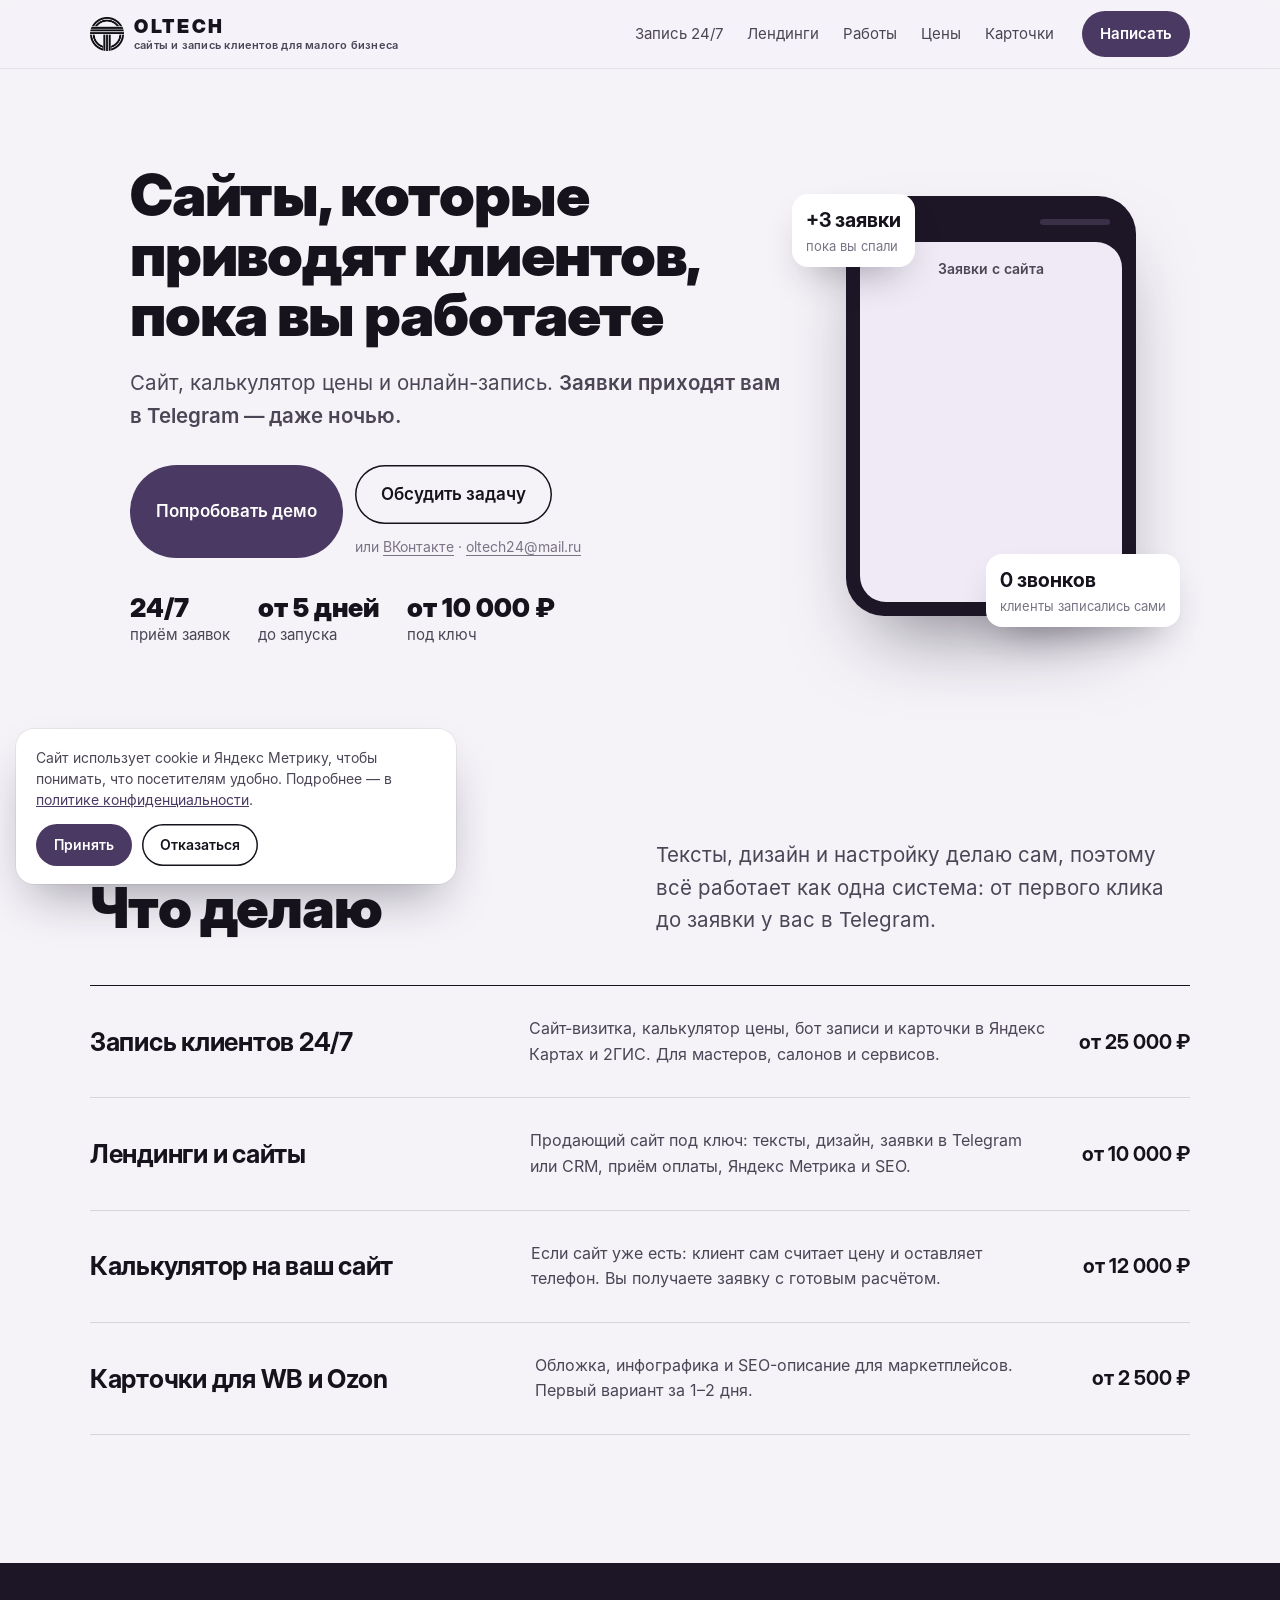
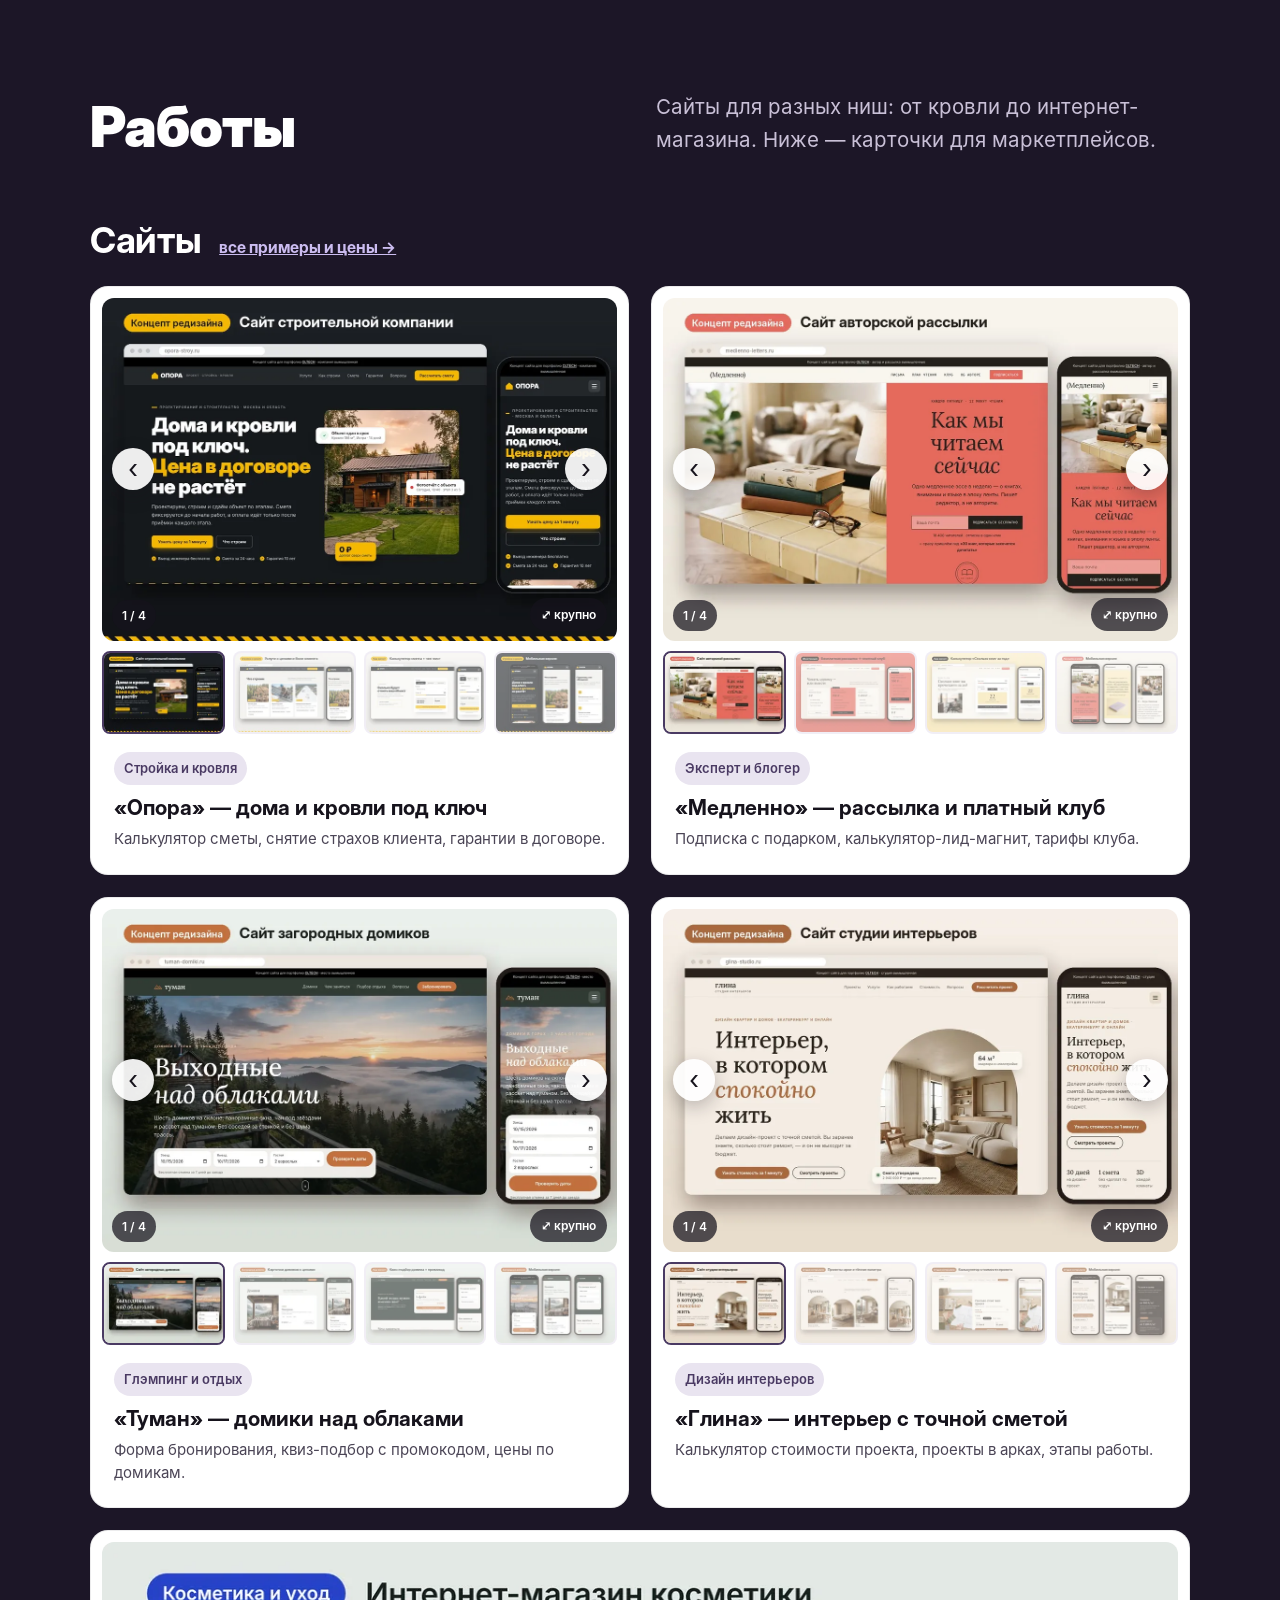
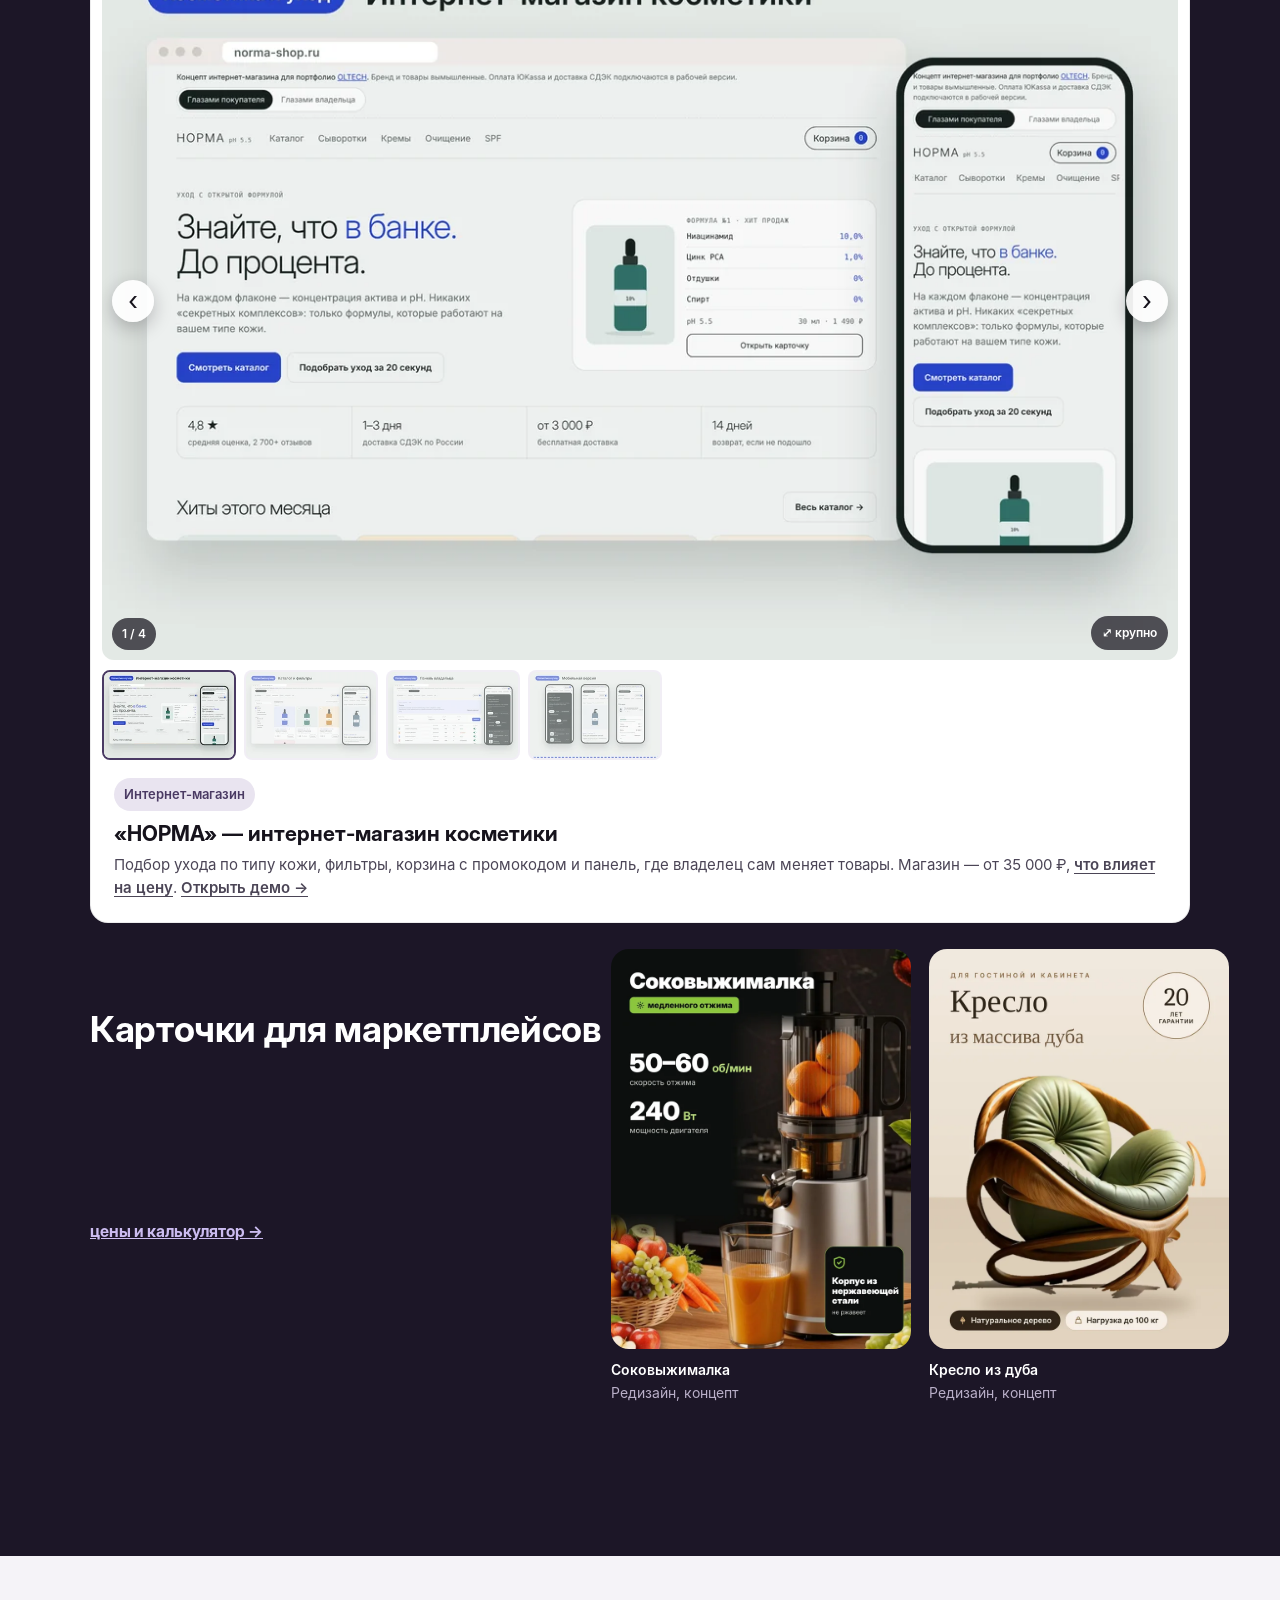
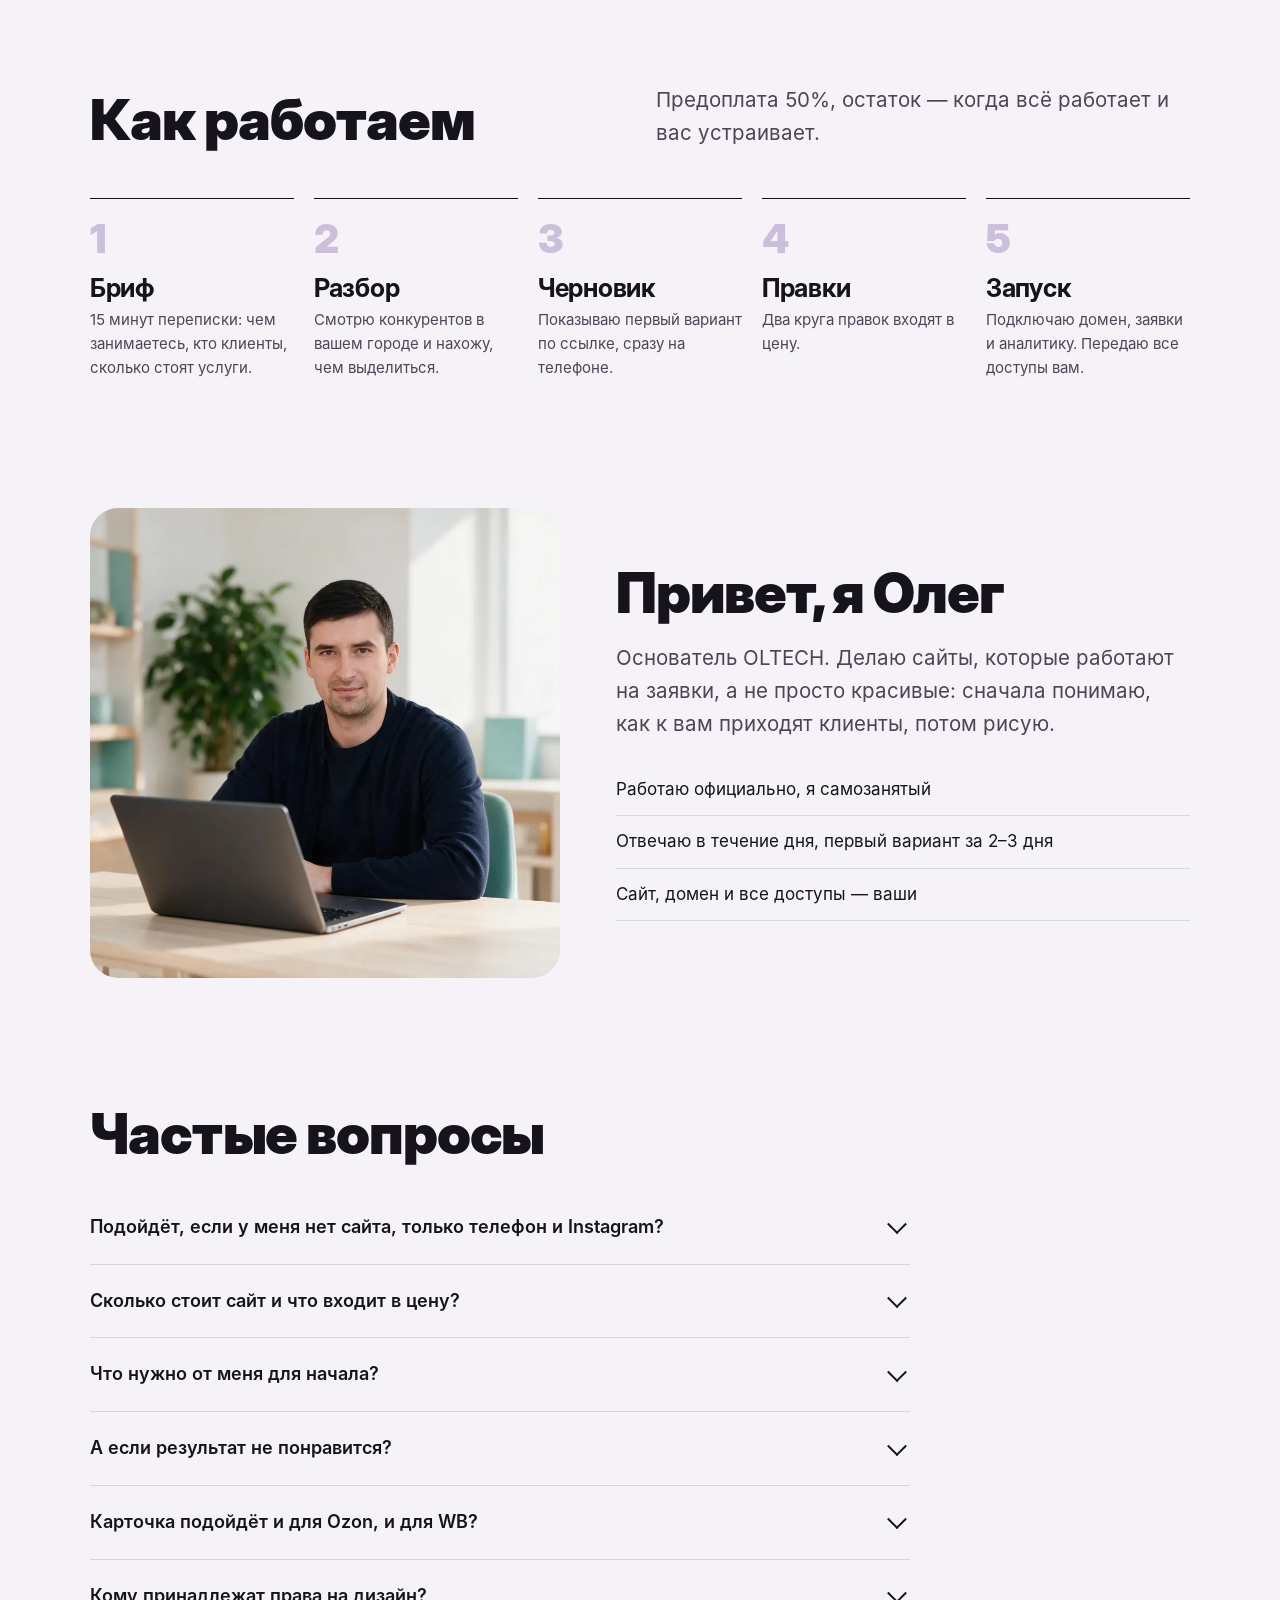
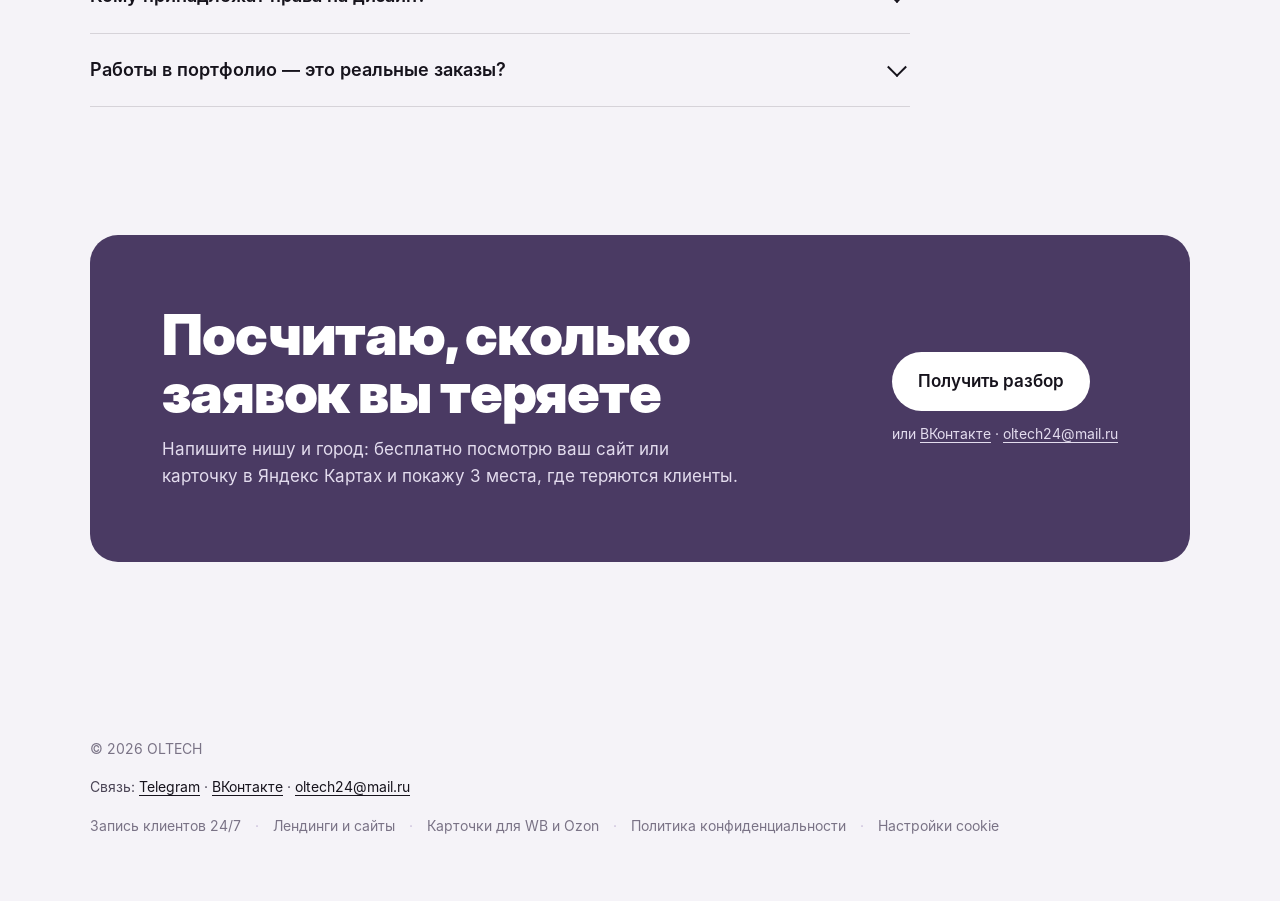
<file: index.html>
<!doctype html>
<html lang="ru">
<head>
<meta charset="utf-8"><meta http-equiv="Content-Security-Policy" content="default-src 'self'; script-src 'self' https://mc.yandex.ru https://yastatic.net; style-src 'self' 'unsafe-inline'; img-src 'self' data: https://mc.yandex.ru; font-src 'self'; connect-src 'self' https://mc.yandex.ru; frame-src blob: https://mc.yandex.ru; child-src blob: https://mc.yandex.ru; form-action 'self'; base-uri 'self'; object-src 'none'; upgrade-insecure-requests"><meta name="referrer" content="strict-origin-when-cross-origin">
<meta name="viewport" content="width=device-width, initial-scale=1">
<title>Сайты, калькуляторы и запись клиентов 24/7 для малого бизнеса — OLTECH</title>
<meta name="description" content="Сайты для малого бизнеса, которые приводят клиентов: калькулятор цены, онлайн-запись, заявки в Telegram, Яндекс Карты и 2ГИС. Запуск от 5 дней, от 10 000 ₽.">
<link rel="canonical" href="https://oltech24.ru/">
<meta property="og:type" content="website">
<meta property="og:title" content="OLTECH — сайты, которые приводят клиентов">
<meta property="og:description" content="Калькулятор цены, онлайн-запись 24/7 и заявки в Telegram. От 10 000 ₽.">
<meta property="og:url" content="https://oltech24.ru/">
<meta property="og:image" content="https://oltech24.ru/og.jpg">
<meta name="theme-color" content="#f5f3f8">
<link rel="icon" href="/favicon.png" type="image/png">
<link rel="apple-touch-icon" href="/apple-touch-icon.png">
<link rel="preload" href="/assets/fonts/inter-display-900.woff" as="font" type="font/woff" crossorigin>
<link rel="stylesheet" href="/assets/css/style.css?v=21">
<script type="application/ld+json">
{"@context":"https://schema.org","@type":"ProfessionalService","name":"OLTECH","url":"https://oltech24.ru/","logo":"https://oltech24.ru/assets/img/logo.png","image":"https://oltech24.ru/og.jpg","description":"Сайты для малого бизнеса, калькуляторы, онлайн-запись и карточки для маркетплейсов.","areaServed":"RU","founder":{"@type":"Person","name":"Олег"},"email":"oltech24@mail.ru","sameAs":["https://vk.ru/id1036892390","https://t.me/olvr23"]}
</script>
</head>
<body>
<a class="skip" href="#main">К содержанию</a>

<header class="top">
  <div class="wrap">
    <a class="brand" href="/" aria-label="OLTECH, на главную"><img src="/assets/img/logo.png" alt="" width="34" height="34"><span class="brand-t"><b>OLTECH</b><small>сайты и запись клиентов<br> для малого бизнеса</small></span></a>
    <nav class="nav" id="nav" aria-label="Разделы">
      <a href="/zapis/">Запись 24/7</a>
      <a href="/lendingi/">Лендинги</a>
      <a href="#works">Работы</a>
      <a href="/ceny/">Цены</a>
      <a href="/kartochki/">Карточки</a>
    </nav>
    <a class="btn btn-main" data-contact="Здравствуйте! Хочу обсудить сайт." href="https://t.me/olvr23">Написать</a>
    <button class="burger" type="button" aria-controls="nav" aria-expanded="false" aria-label="Меню"><span></span></button>
  </div>
</header>

<main id="main">
  <section class="page-hero" aria-labelledby="h1">
    <div class="wrap">
    <div class="wrap hero2">
      <div>
        <h1 id="h1">Сайты, которые приводят клиентов, пока вы работаете</h1>
        <p class="lead">Сайт, калькулятор цены и онлайн-запись. <b>Заявки приходят вам в Telegram — даже ночью.</b></p>
        <div class="hero-cta">
          <a class="btn btn-main" href="/zapis/#demo">Попробовать демо</a>
          <div class="cta-act"><a class="btn btn-line" data-contact="Здравствуйте! Хочу обсудить сайт для бизнеса. Ниша и город: " href="https://t.me/olvr23">Обсудить задачу</a><span class="alt-contact">или <a href="https://vk.ru/id1036892390" target="_blank" rel="noopener">ВКонтакте</a> · <a href="mailto:oltech24@mail.ru">oltech24@mail.ru</a></span></div>
        </div>
        <div class="hero-facts">
          <div><b>24/7</b>приём заявок</div>
          <div><b>от 5 дней</b>до запуска</div>
          <div><b>от 10 000 ₽</b>под ключ</div>
        </div>
      </div>
        <div class="flow" aria-label="Пример: ночью заявки сами приходят в Telegram" role="img">
          <div class="flow-phone">
            <div class="flow-top"><span>03:12</span><i></i></div>
            <div class="flow-chat">
              <p class="flow-name">Заявки с сайта</p>
              <div class="msg m1"><b>Новая заявка</b>Потолок, 18 м² · матовый<br>Расчёт: <em>8 100 ₽</em><br>Замер: завтра 14:00</div>
              <div class="msg m2"><b>Запись</b>Стрижка + борода<br>Сб, 11:30 · Алексей</div>
              <div class="msg m3"><b>Новая заявка</b>Клининг, 2 комнаты<br>Расчёт: <em>4 900 ₽</em></div>
            </div>
          </div>
          <div class="flow-badge b1"><b>+3 заявки</b>пока вы спали</div>
          <div class="flow-badge b2"><b>0 звонков</b>клиенты записались сами</div>
        </div>
    </div>
  </section>

  <section class="blk" aria-labelledby="svc-h">
    <div class="wrap">
      <div class="blk-head">
        <h2 id="svc-h">Что делаю</h2>
        <p class="lead">Тексты, дизайн и настройку делаю сам, поэтому всё работает как одна система: от первого клика до заявки у вас в Telegram.</p>
      </div>
      <div class="svc">
        <a class="svc-row" href="/zapis/">
          <h3>Запись клиентов 24/7</h3>
          <p>Сайт-визитка, калькулятор цены, бот записи и карточки в Яндекс Картах и 2ГИС. Для мастеров, салонов и сервисов.</p>
          <span class="price">от 25 000 ₽</span>
        </a>
        <a class="svc-row" href="/lendingi/">
          <h3>Лендинги и сайты</h3>
          <p>Продающий сайт под ключ: тексты, дизайн, заявки в Telegram или CRM, приём оплаты, Яндекс Метрика и SEO.</p>
          <span class="price">от 10 000 ₽</span>
        </a>
        <a class="svc-row" href="/zapis/#plans">
          <h3>Калькулятор на ваш сайт</h3>
          <p>Если сайт уже есть: клиент сам считает цену и оставляет телефон. Вы получаете заявку с готовым расчётом.</p>
          <span class="price">от 12 000 ₽</span>
        </a>
        <a class="svc-row" href="/kartochki/">
          <h3>Карточки для WB и Ozon</h3>
          <p>Обложка, инфографика и SEO-описание для маркетплейсов. Первый вариант за 1–2 дня.</p>
          <span class="price">от 2 500 ₽</span>
        </a>
      </div>
    </div>
  </section>

  <section class="blk works" id="works" aria-labelledby="works-h">
    <div class="wrap">
      <div class="blk-head">
        <h2 id="works-h">Работы</h2>
        <p class="lead">Сайты для разных ниш: от кровли до интернет-магазина. Ниже — карточки для маркетплейсов.</p>
      </div>
      <h3 class="sites-h">Сайты <a href="/lendingi/#sites">все примеры и цены →</a></h3>
      <div class="sites">
        <article class="site">
          <div class="site-car"><img src="/assets/img/sites/stroy-0.webp" alt="«Опора» — дома и кровли под ключ: первый экран" width="1100" height="733" loading="lazy">
            <button class="car-p" type="button" aria-label="Предыдущий слайд">‹</button>
            <button class="car-n" type="button" aria-label="Следующий слайд">›</button>
            <button class="car-zoom" type="button" aria-label="«Опора» — дома и кровли под ключ: открыть крупно">⤢ крупно</button>
            <span class="car-count" aria-hidden="true">1 / 4</span>
          </div>
          <div class="site-thumbs" role="group" aria-label="Страницы сайта">
            <button type="button" class="on" aria-pressed="true" data-full="/assets/img/sites/stroy-0.webp" data-alt="«Опора» — дома и кровли под ключ: первый экран" title="Первый экран"><img src="/assets/img/sites/stroy-0-t.webp" alt="Первый экран" width="240" height="160" loading="lazy"></button>
            <button type="button" aria-pressed="false" data-full="/assets/img/sites/stroy-1.webp" data-alt="«Опора» — дома и кровли под ключ: услуги и цены" title="Услуги и цены"><img src="/assets/img/sites/stroy-1-t.webp" alt="Услуги и цены" width="240" height="160" loading="lazy"></button>
            <button type="button" aria-pressed="false" data-full="/assets/img/sites/stroy-2.webp" data-alt="«Опора» — дома и кровли под ключ: калькулятор сметы" title="Калькулятор сметы"><img src="/assets/img/sites/stroy-2-t.webp" alt="Калькулятор сметы" width="240" height="160" loading="lazy"></button>
            <button type="button" aria-pressed="false" data-full="/assets/img/sites/stroy-3.webp" data-alt="«Опора» — дома и кровли под ключ: мобильная версия" title="Мобильная версия"><img src="/assets/img/sites/stroy-3-t.webp" alt="Мобильная версия" width="240" height="160" loading="lazy"></button>
          </div>
          <span class="site-tag">Стройка и кровля</span>
          <b>«Опора» — дома и кровли под ключ</b>
          <span class="site-txt">Калькулятор сметы, снятие страхов клиента, гарантии в договоре.</span>
        </article>
        <article class="site">
          <div class="site-car"><img src="/assets/img/sites/rassylka-0.webp" alt="«Медленно» — рассылка и платный клуб: первый экран" width="1100" height="733" loading="lazy">
            <button class="car-p" type="button" aria-label="Предыдущий слайд">‹</button>
            <button class="car-n" type="button" aria-label="Следующий слайд">›</button>
            <button class="car-zoom" type="button" aria-label="«Медленно» — рассылка и платный клуб: открыть крупно">⤢ крупно</button>
            <span class="car-count" aria-hidden="true">1 / 4</span>
          </div>
          <div class="site-thumbs" role="group" aria-label="Страницы сайта">
            <button type="button" class="on" aria-pressed="true" data-full="/assets/img/sites/rassylka-0.webp" data-alt="«Медленно» — рассылка и платный клуб: первый экран" title="Первый экран"><img src="/assets/img/sites/rassylka-0-t.webp" alt="Первый экран" width="240" height="160" loading="lazy"></button>
            <button type="button" aria-pressed="false" data-full="/assets/img/sites/rassylka-1.webp" data-alt="«Медленно» — рассылка и платный клуб: тарифы клуба" title="Тарифы клуба"><img src="/assets/img/sites/rassylka-1-t.webp" alt="Тарифы клуба" width="240" height="160" loading="lazy"></button>
            <button type="button" aria-pressed="false" data-full="/assets/img/sites/rassylka-2.webp" data-alt="«Медленно» — рассылка и платный клуб: калькулятор" title="Калькулятор"><img src="/assets/img/sites/rassylka-2-t.webp" alt="Калькулятор" width="240" height="160" loading="lazy"></button>
            <button type="button" aria-pressed="false" data-full="/assets/img/sites/rassylka-3.webp" data-alt="«Медленно» — рассылка и платный клуб: мобильная версия" title="Мобильная версия"><img src="/assets/img/sites/rassylka-3-t.webp" alt="Мобильная версия" width="240" height="160" loading="lazy"></button>
          </div>
          <span class="site-tag">Эксперт и блогер</span>
          <b>«Медленно» — рассылка и платный клуб</b>
          <span class="site-txt">Подписка с подарком, калькулятор-лид-магнит, тарифы клуба.</span>
        </article>
        <article class="site">
          <div class="site-car"><img src="/assets/img/sites/domiki-0.webp" alt="«Туман» — домики над облаками: первый экран" width="1100" height="733" loading="lazy">
            <button class="car-p" type="button" aria-label="Предыдущий слайд">‹</button>
            <button class="car-n" type="button" aria-label="Следующий слайд">›</button>
            <button class="car-zoom" type="button" aria-label="«Туман» — домики над облаками: открыть крупно">⤢ крупно</button>
            <span class="car-count" aria-hidden="true">1 / 4</span>
          </div>
          <div class="site-thumbs" role="group" aria-label="Страницы сайта">
            <button type="button" class="on" aria-pressed="true" data-full="/assets/img/sites/domiki-0.webp" data-alt="«Туман» — домики над облаками: первый экран" title="Первый экран"><img src="/assets/img/sites/domiki-0-t.webp" alt="Первый экран" width="240" height="160" loading="lazy"></button>
            <button type="button" aria-pressed="false" data-full="/assets/img/sites/domiki-1.webp" data-alt="«Туман» — домики над облаками: домики и цены" title="Домики и цены"><img src="/assets/img/sites/domiki-1-t.webp" alt="Домики и цены" width="240" height="160" loading="lazy"></button>
            <button type="button" aria-pressed="false" data-full="/assets/img/sites/domiki-2.webp" data-alt="«Туман» — домики над облаками: квиз-подбор" title="Квиз-подбор"><img src="/assets/img/sites/domiki-2-t.webp" alt="Квиз-подбор" width="240" height="160" loading="lazy"></button>
            <button type="button" aria-pressed="false" data-full="/assets/img/sites/domiki-3.webp" data-alt="«Туман» — домики над облаками: мобильная версия" title="Мобильная версия"><img src="/assets/img/sites/domiki-3-t.webp" alt="Мобильная версия" width="240" height="160" loading="lazy"></button>
          </div>
          <span class="site-tag">Глэмпинг и отдых</span>
          <b>«Туман» — домики над облаками</b>
          <span class="site-txt">Форма бронирования, квиз-подбор с промокодом, цены по домикам.</span>
        </article>
        <article class="site">
          <div class="site-car"><img src="/assets/img/sites/interery-0.webp" alt="«Глина» — интерьер с точной сметой: первый экран" width="1100" height="733" loading="lazy">
            <button class="car-p" type="button" aria-label="Предыдущий слайд">‹</button>
            <button class="car-n" type="button" aria-label="Следующий слайд">›</button>
            <button class="car-zoom" type="button" aria-label="«Глина» — интерьер с точной сметой: открыть крупно">⤢ крупно</button>
            <span class="car-count" aria-hidden="true">1 / 4</span>
          </div>
          <div class="site-thumbs" role="group" aria-label="Страницы сайта">
            <button type="button" class="on" aria-pressed="true" data-full="/assets/img/sites/interery-0.webp" data-alt="«Глина» — интерьер с точной сметой: первый экран" title="Первый экран"><img src="/assets/img/sites/interery-0-t.webp" alt="Первый экран" width="240" height="160" loading="lazy"></button>
            <button type="button" aria-pressed="false" data-full="/assets/img/sites/interery-1.webp" data-alt="«Глина» — интерьер с точной сметой: проекты" title="Проекты"><img src="/assets/img/sites/interery-1-t.webp" alt="Проекты" width="240" height="160" loading="lazy"></button>
            <button type="button" aria-pressed="false" data-full="/assets/img/sites/interery-2.webp" data-alt="«Глина» — интерьер с точной сметой: калькулятор" title="Калькулятор"><img src="/assets/img/sites/interery-2-t.webp" alt="Калькулятор" width="240" height="160" loading="lazy"></button>
            <button type="button" aria-pressed="false" data-full="/assets/img/sites/interery-3.webp" data-alt="«Глина» — интерьер с точной сметой: мобильная версия" title="Мобильная версия"><img src="/assets/img/sites/interery-3-t.webp" alt="Мобильная версия" width="240" height="160" loading="lazy"></button>
          </div>
          <span class="site-tag">Дизайн интерьеров</span>
          <b>«Глина» — интерьер с точной сметой</b>
          <span class="site-txt">Калькулятор стоимости проекта, проекты в арках, этапы работы.</span>
        </article>
        <article class="site site-wide">
          <div class="site-car"><img src="/assets/img/sites/magazin-0.webp" alt="«НОРМА» — интернет-магазин косметики: первый экран" width="1100" height="733" loading="lazy">
            <button class="car-p" type="button" aria-label="Предыдущий слайд">‹</button>
            <button class="car-n" type="button" aria-label="Следующий слайд">›</button>
            <button class="car-zoom" type="button" aria-label="«НОРМА» — интернет-магазин косметики: открыть крупно">⤢ крупно</button>
            <span class="car-count" aria-hidden="true">1 / 4</span>
          </div>
          <div class="site-thumbs" role="group" aria-label="Страницы сайта">
            <button type="button" class="on" aria-pressed="true" data-full="/assets/img/sites/magazin-0.webp" data-alt="«НОРМА» — интернет-магазин косметики: первый экран" title="Первый экран"><img src="/assets/img/sites/magazin-0-t.webp" alt="Первый экран" width="240" height="160" loading="lazy"></button>
            <button type="button" aria-pressed="false" data-full="/assets/img/sites/magazin-1.webp" data-alt="«НОРМА» — интернет-магазин косметики: каталог и фильтры" title="Каталог и фильтры"><img src="/assets/img/sites/magazin-1-t.webp" alt="Каталог и фильтры" width="240" height="160" loading="lazy"></button>
            <button type="button" aria-pressed="false" data-full="/assets/img/sites/magazin-2.webp" data-alt="«НОРМА» — интернет-магазин косметики: панель владельца" title="Панель владельца"><img src="/assets/img/sites/magazin-2-t.webp" alt="Панель владельца" width="240" height="160" loading="lazy"></button>
            <button type="button" aria-pressed="false" data-full="/assets/img/sites/magazin-3.webp" data-alt="«НОРМА» — интернет-магазин косметики: мобильная версия" title="Мобильная версия"><img src="/assets/img/sites/magazin-3-t.webp" alt="Мобильная версия" width="240" height="160" loading="lazy"></button>
          </div>
          <span class="site-tag">Интернет-магазин</span>
          <b>«НОРМА» — интернет-магазин косметики</b>
          <span class="site-txt">Подбор ухода по типу кожи, фильтры, корзина с промокодом и панель, где владелец сам меняет товары. Магазин — от 35 000 ₽, <a href="/ceny/#shop">что влияет на цену</a>. <a href="/portfolio/magazin/" target="_blank" rel="noopener">Открыть демо →</a></span>
        </article>
      <h3 class="sites-h">Карточки для маркетплейсов <a href="/kartochki/">цены и калькулятор →</a></h3>
      <div class="strip" tabindex="0" aria-label="Примеры работ">
        <figure><img src="/assets/img/juicer-cover.webp" alt="Обложка карточки соковыжималки" loading="lazy" width="720" height="960"><figcaption><b>Соковыжималка</b>Редизайн, концепт</figcaption></figure>
        <figure><img src="/assets/img/arm-cover.webp" alt="Обложка карточки кресла из дуба" loading="lazy" width="720" height="960"><figcaption><b>Кресло из дуба</b>Редизайн, концепт</figcaption></figure>
        <figure><img src="/assets/img/arm-features.webp" alt="Слайд с преимуществами кресла" loading="lazy" width="720" height="960"><figcaption><b>Кресло: преимущества</b>Редизайн, концепт</figcaption></figure>
        <figure><img src="/assets/img/serum-cover.webp" alt="Обложка карточки сыворотки для лица" loading="lazy" width="720" height="960"><figcaption><b>Сыворотка для лица</b>Учебный проект</figcaption></figure>
        <figure><img src="/assets/img/serum-howto.webp" alt="Слайд с инструкцией по применению сыворотки" loading="lazy" width="720" height="960"><figcaption><b>Сыворотка: применение</b>Учебный проект</figcaption></figure>
        <figure><img src="/assets/img/mug-cover.webp" alt="Обложка карточки термокружки" loading="lazy" width="720" height="960"><figcaption><b>Термокружка</b>Учебный проект</figcaption></figure>
        <figure><img src="/assets/img/mug-details.webp" alt="Слайд с деталями термокружки" loading="lazy" width="720" height="960"><figcaption><b>Термокружка: детали</b>Учебный проект</figcaption></figure>
        <figure><img src="/assets/img/mat-cover.webp" alt="Обложка карточки коврика для йоги" loading="lazy" width="720" height="960"><figcaption><b>Коврик для йоги</b>Учебный проект</figcaption></figure>
        <figure><img src="/assets/img/mat-sizes.webp" alt="Слайд с размерами коврика" loading="lazy" width="720" height="960"><figcaption><b>Коврик: размеры</b>Учебный проект</figcaption></figure>
      </div>
      </div>
    </div>
  </section>

  <section class="blk" id="process" aria-labelledby="proc-h">
    <div class="wrap">
      <div class="blk-head">
        <h2 id="proc-h">Как работаем</h2>
        <p class="lead">Предоплата 50%, остаток — когда всё работает и вас устраивает.</p>
      </div>
      <ol class="steps" role="list">
        <li class="step"><h3>Бриф</h3><p>15 минут переписки: чем занимаетесь, кто клиенты, сколько стоят услуги.</p></li>
        <li class="step"><h3>Разбор</h3><p>Смотрю конкурентов в вашем городе и нахожу, чем выделиться.</p></li>
        <li class="step"><h3>Черновик</h3><p>Показываю первый вариант по ссылке, сразу на телефоне.</p></li>
        <li class="step"><h3>Правки</h3><p>Два круга правок входят в цену.</p></li>
        <li class="step"><h3>Запуск</h3><p>Подключаю домен, заявки и аналитику. Передаю все доступы вам.</p></li>
      </ol>
    </div>
  </section>

  <section class="blk" style="padding-top:0" aria-labelledby="about-h">
    <div class="wrap about">
      <img src="/assets/img/oleg.webp" alt="Олег, основатель OLTECH" loading="lazy" width="900" height="900">
      <div>
        <h2 id="about-h">Привет, я Олег</h2>
        <p class="lead" style="margin-top:20px">Основатель OLTECH. Делаю сайты, которые работают на заявки, а не просто красивые: сначала понимаю, как к вам приходят клиенты, потом рисую.</p>
        <ul>
          <li>Работаю официально, я самозанятый</li>
          <li>Отвечаю в течение дня, первый вариант за 2–3 дня</li>
          <li>Сайт, домен и все доступы — ваши</li>
        </ul>
      </div>
    </div>
  </section>

  <section class="blk" style="padding-top:0" aria-labelledby="faq-h">
    <div class="wrap">
      <h2 id="faq-h" style="margin-bottom:28px">Частые вопросы</h2>
      <div class="faq">
        <details><summary>Подойдёт, если у меня нет сайта, только телефон и Instagram?</summary><p>Да, это самый частый случай. Сделаю сайт с калькулятором и записью и свяжу его с вашими соцсетями и картами. Подробнее — <a href="/zapis/">на странице «Запись 24/7»</a>.</p></details>
        <details><summary>Сколько стоит сайт и что входит в цену?</summary><p>Три пакета: 10 000, 15 000 и 25 000 ₽. В цену входят тексты, дизайн, адаптация под телефон, заявки и аналитика. Домен и хостинг оплачиваются отдельно и оформляются на вас. Все цены — <a href="/ceny/">на одной странице</a>.</p></details>
        <details><summary>Что нужно от меня для начала?</summary><p>Ссылка на товар или фото на светлом фоне, характеристики и 2–3 конкурента, которые вам нравятся или не нравятся. Если фото нет, подскажу, как снять на телефон.</p></details>
        <details><summary>А если результат не понравится?</summary><p>Два круга правок входят в цену. Если после них карточка всё равно не устраивает, обсудим доработку и её стоимость заранее, до начала работы.</p></details>
        <details><summary>Карточка подойдёт и для Ozon, и для WB?</summary><p>Делаю под требования конкретной площадки. Для двух площадок адаптирую размеры и тексты — в калькуляторе это отдельный вариант.</p></details>
        <details><summary>Кому принадлежат права на дизайн?</summary><p>После оплаты все права на готовые изображения ваши. Фото товара остаются вашими с самого начала.</p></details>
        <details><summary>Работы в портфолио — это реальные заказы?</summary><p>Пока это учебные проекты и концепты редизайна чужих карточек: фото товара принадлежит продавцу. Реальные кейсы клиентов добавляю по мере работы, с их разрешения.</p></details>
      </div>
    </div>
  </section>

  <section class="blk" style="padding-top:0">
    <div class="wrap">
      <div class="final">
        <div>
          <h2>Посчитаю, сколько заявок вы теряете</h2>
          <p>Напишите нишу и город: бесплатно посмотрю ваш сайт или карточку в Яндекс Картах и покажу 3 места, где теряются клиенты.</p>
        </div>
        <div class="cta-act"><a class="btn btn-main" data-contact="Здравствуйте! Хочу бесплатный разбор. Ниша и город: " href="https://t.me/olvr23">Получить разбор</a><span class="alt-contact">или <a href="https://vk.ru/id1036892390" target="_blank" rel="noopener">ВКонтакте</a> · <a href="mailto:oltech24@mail.ru">oltech24@mail.ru</a></span></div>
      </div>
    </div>
  </section>
</main>

<footer class="foot">
  <div class="wrap">
    <span>© <span id="year">2026</span> OLTECH</span>
    <span class="foot-contacts">Связь: <a href="https://t.me/olvr23" target="_blank" rel="noopener">Telegram</a> <span class="dot" aria-hidden="true">·</span> <a href="https://vk.ru/id1036892390" target="_blank" rel="noopener">ВКонтакте</a> <span class="dot" aria-hidden="true">·</span> <a href="mailto:oltech24@mail.ru">oltech24@mail.ru</a></span>
    <span class="foot-links"><a href="/zapis/">Запись клиентов 24/7</a> <span class="dot" aria-hidden="true">·</span> <a href="/lendingi/">Лендинги и сайты</a> <span class="dot" aria-hidden="true">·</span> <a href="/kartochki/">Карточки для WB и Ozon</a> <span class="dot" aria-hidden="true">·</span> <a href="/privacy/">Политика конфиденциальности</a> <span class="dot" aria-hidden="true">·</span> <button class="linkish" type="button" data-cookie-settings>Настройки cookie</button></span>
  </div>
</footer>
<button class="to-top" type="button" aria-label="Наверх"><svg viewBox="0 0 24 24" fill="none" stroke="currentColor" stroke-width="2.4" stroke-linecap="round" stroke-linejoin="round" aria-hidden="true"><path d="M12 19V5M5 12l7-7 7 7"/></svg></button>
<script src="/assets/js/metrika.js?v=7"></script>
<script src="/assets/js/main.js?v=7" defer></script>
</body>
</html>
</file>
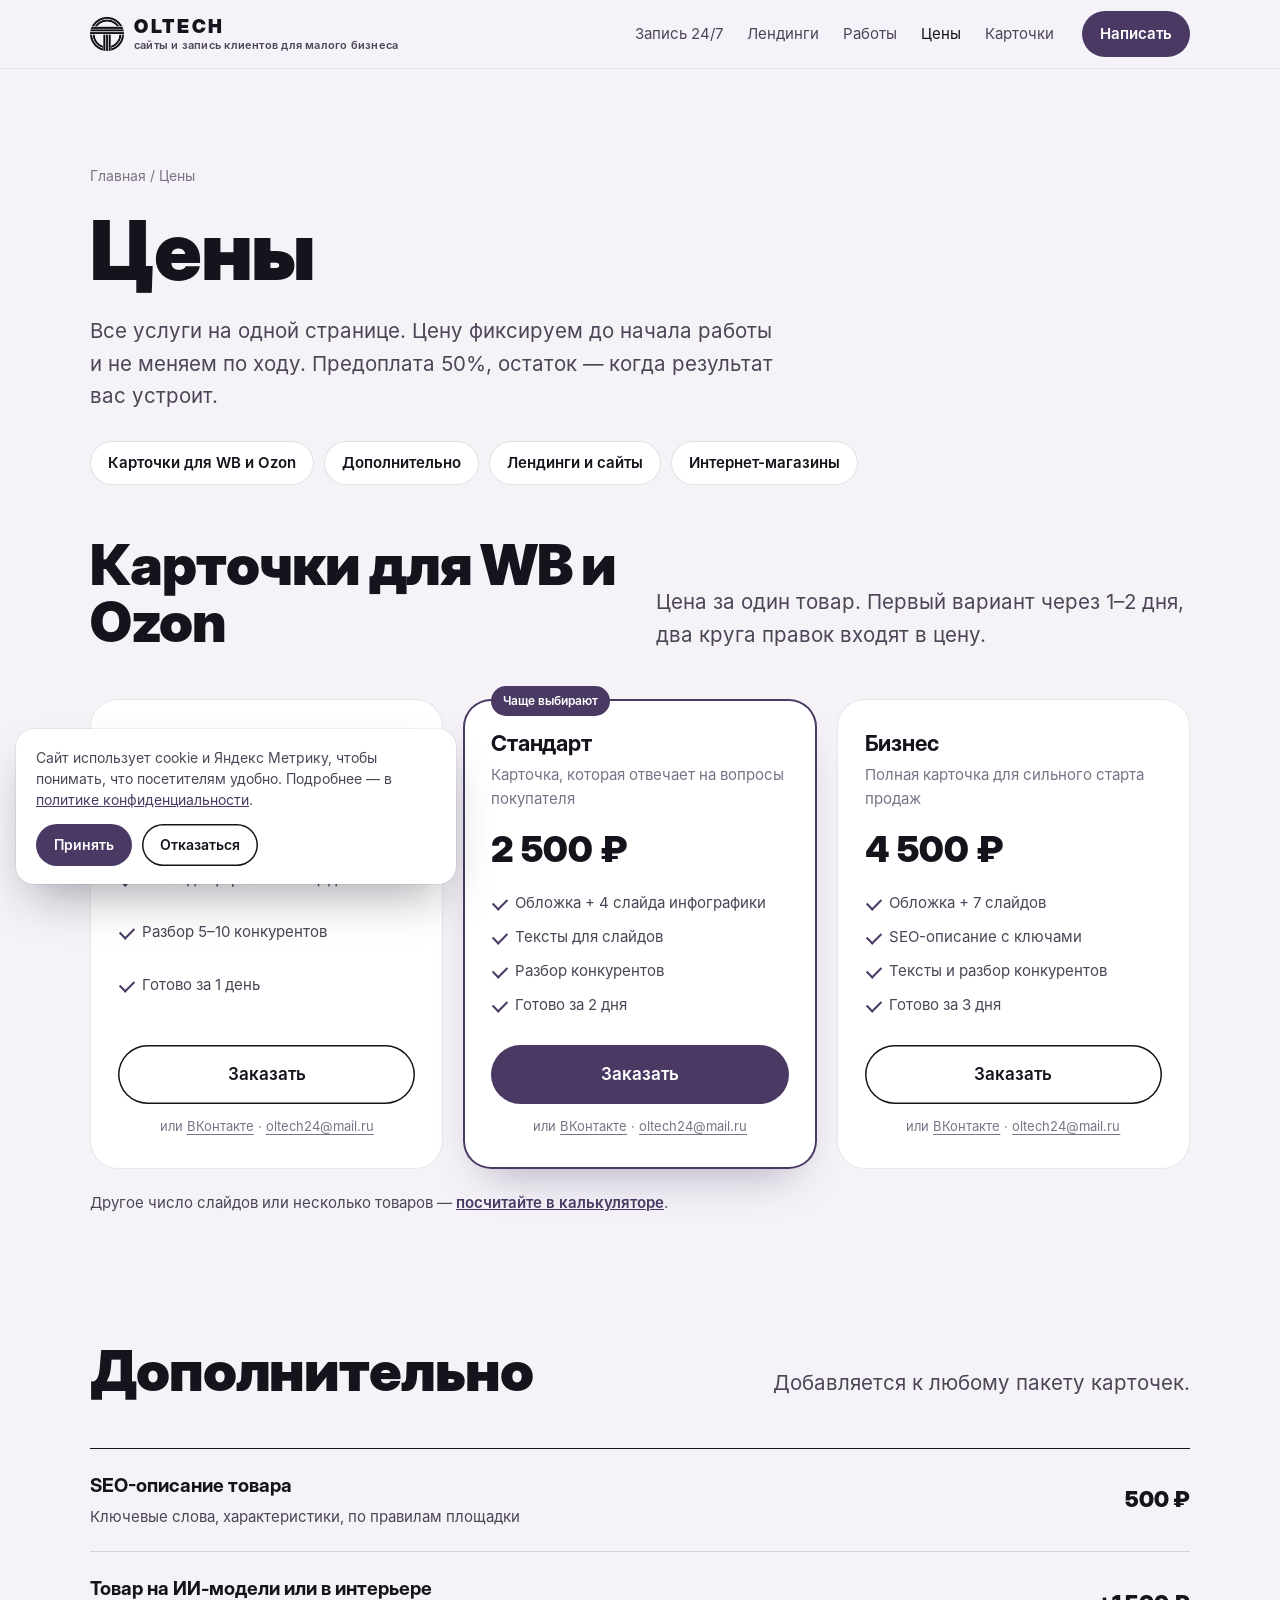
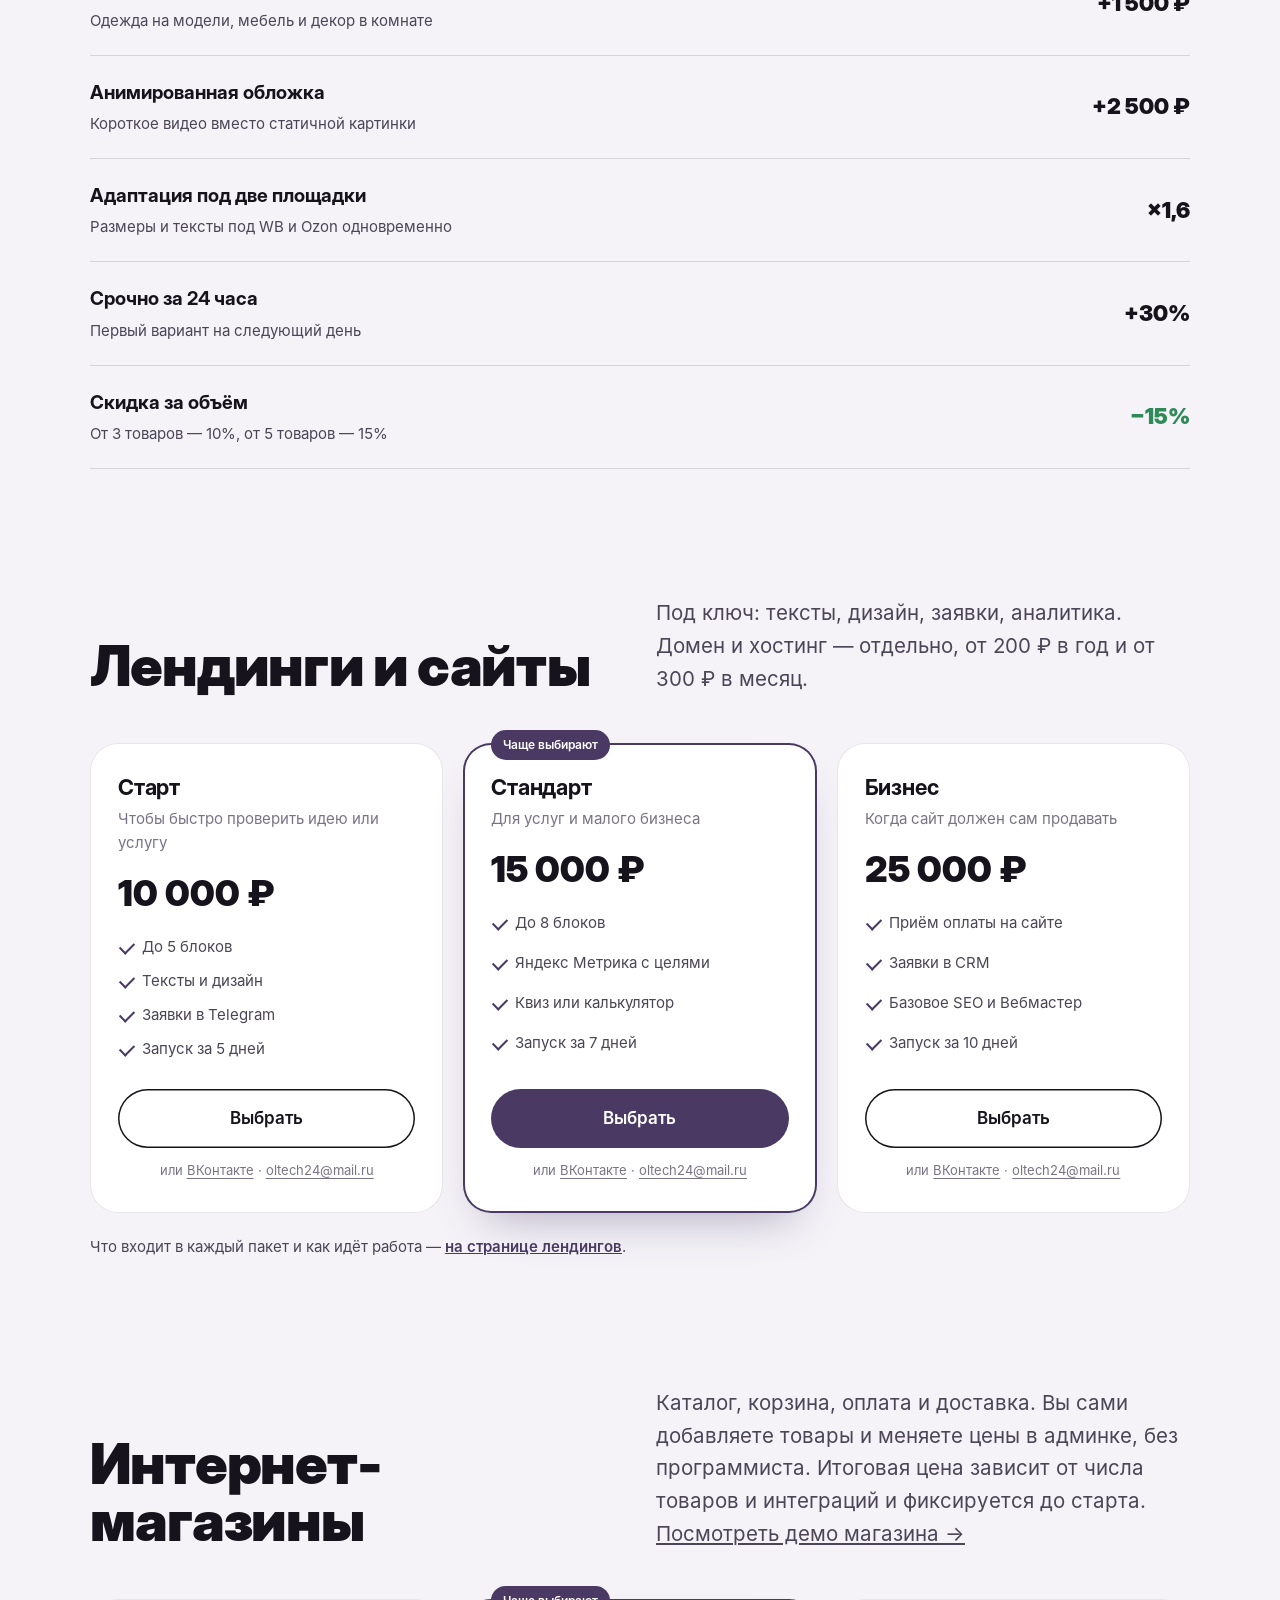
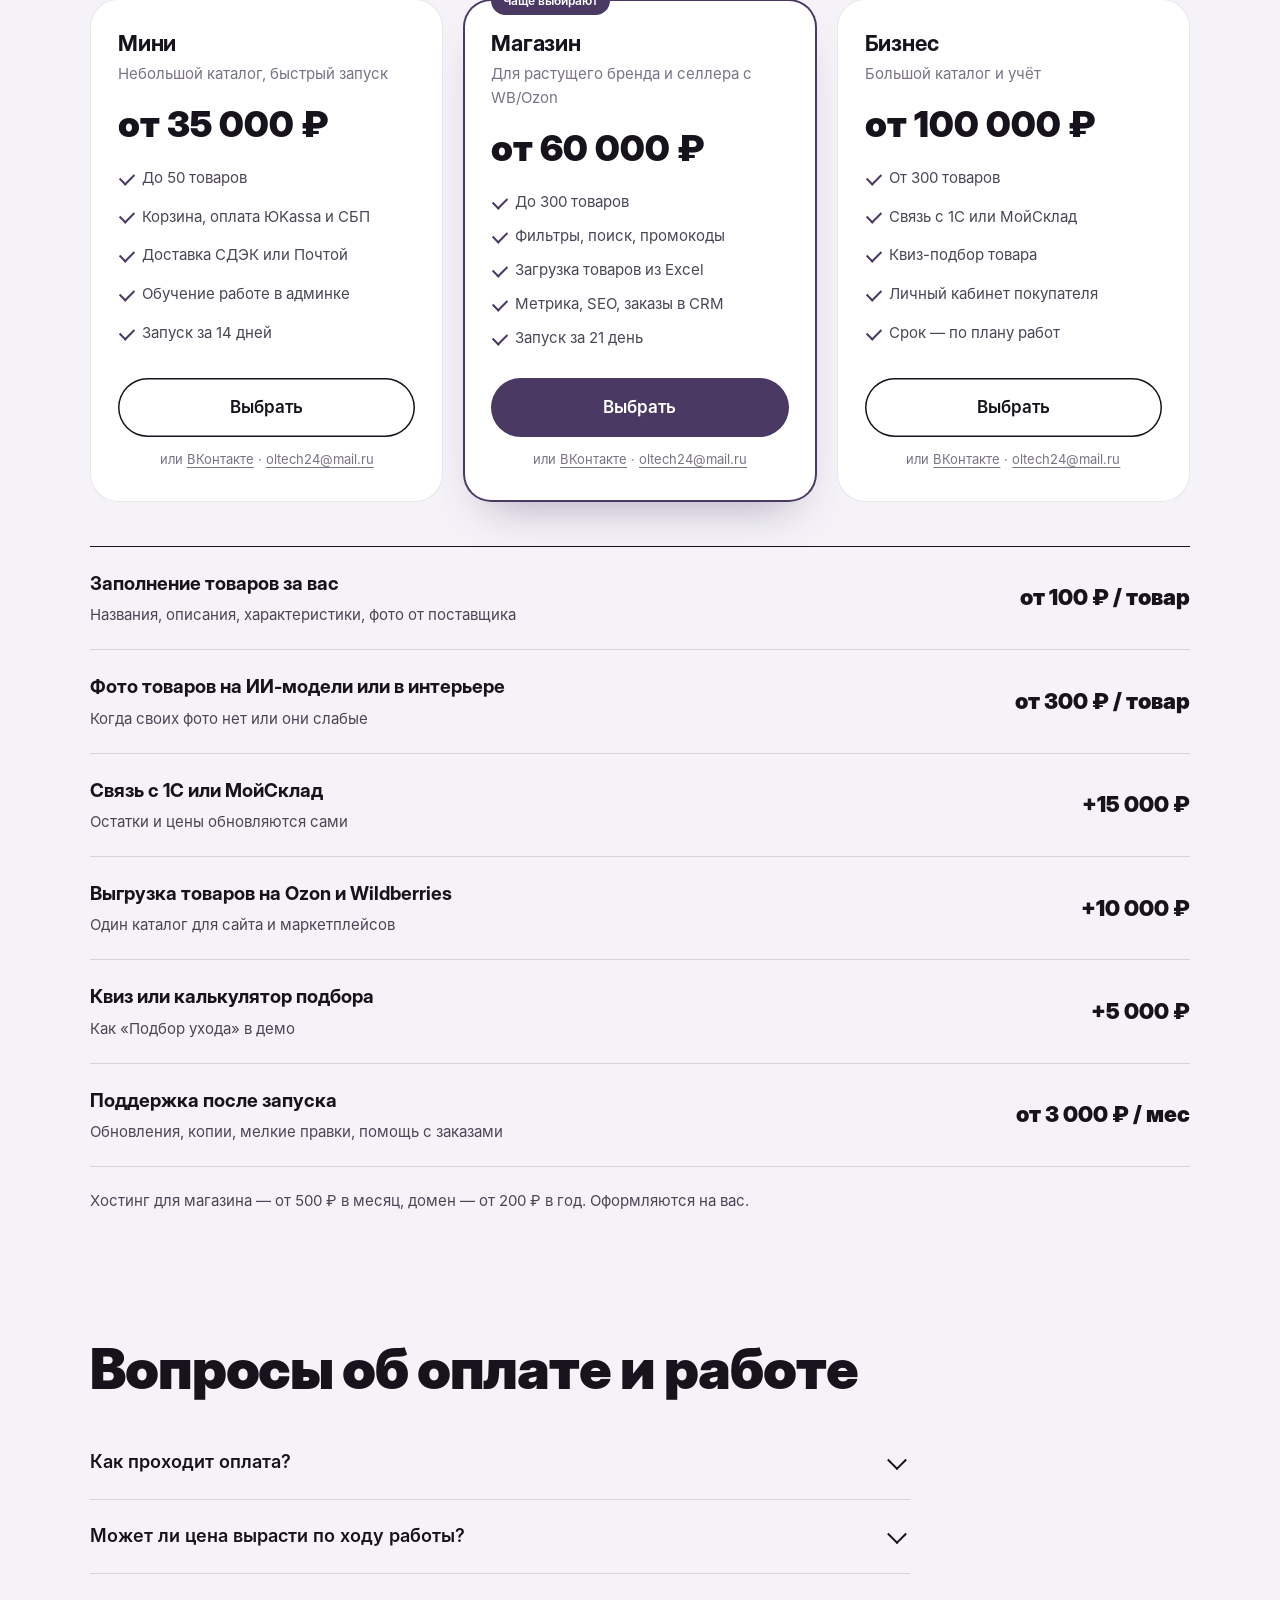
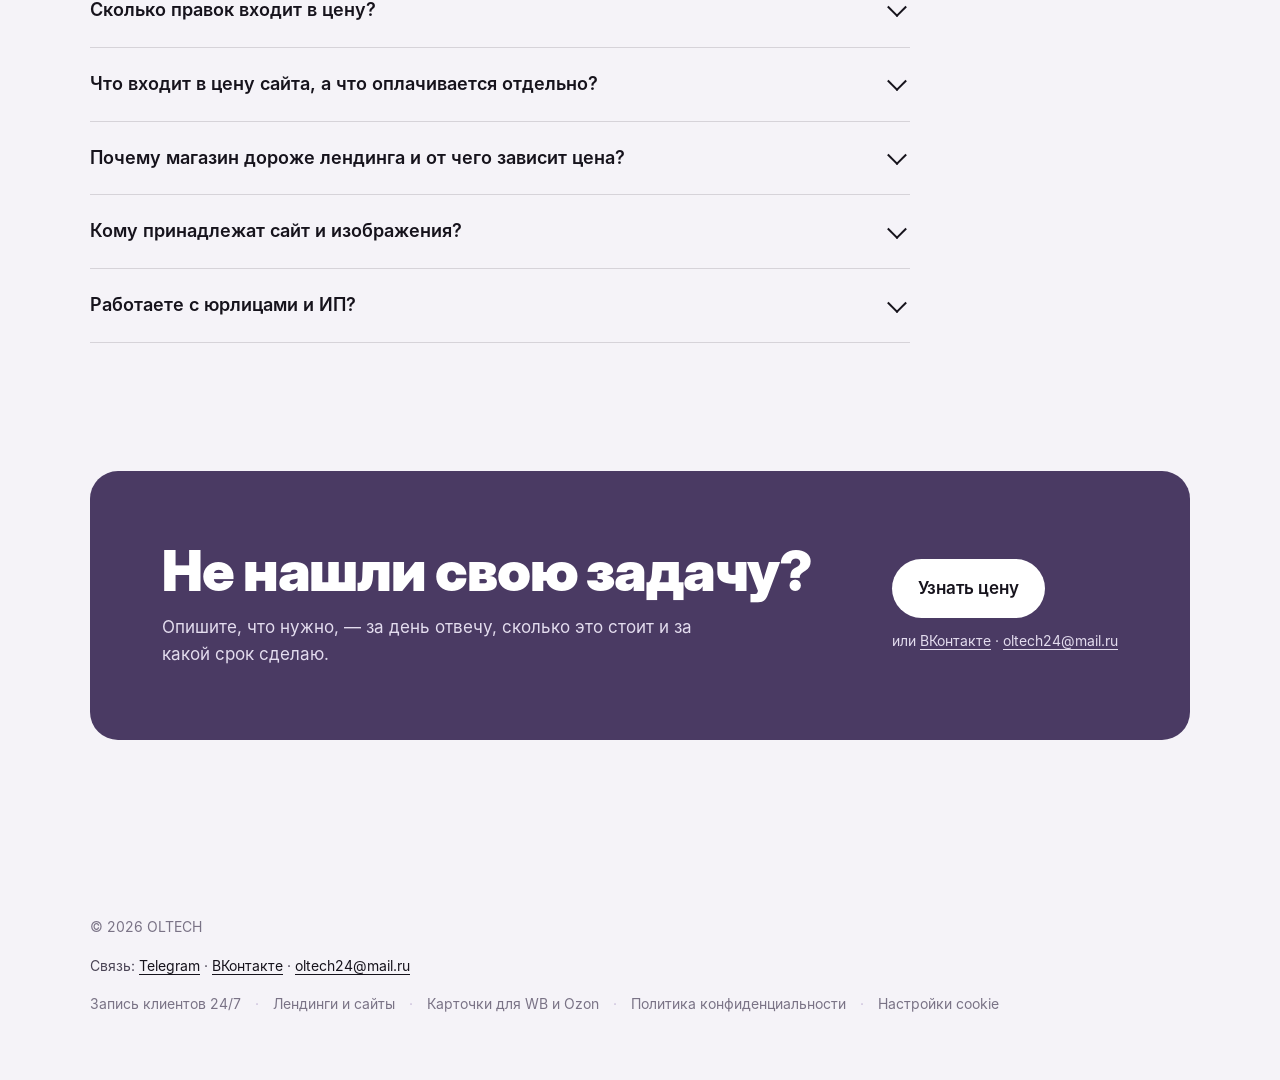
<file: ceny/index.html>
<!doctype html>
<html lang="ru">
<head>
<meta charset="utf-8"><meta http-equiv="Content-Security-Policy" content="default-src 'self'; script-src 'self' https://mc.yandex.ru https://yastatic.net; style-src 'self' 'unsafe-inline'; img-src 'self' data: https://mc.yandex.ru; font-src 'self'; connect-src 'self' https://mc.yandex.ru; frame-src blob: https://mc.yandex.ru; child-src blob: https://mc.yandex.ru; form-action 'self'; base-uri 'self'; object-src 'none'; upgrade-insecure-requests"><meta name="referrer" content="strict-origin-when-cross-origin">
<meta name="viewport" content="width=device-width, initial-scale=1">
<title>Цены на карточки для WB и Ozon и лендинги | OLTECH</title>
<meta name="description" content="Все цены OLTECH на одной странице: карточки для Wildberries и Ozon от 1 000 ₽, SEO-описание от 500 ₽, лендинги под ключ от 10 000 ₽, интернет-магазины от 35 000 ₽. Цена фиксируется до начала работы.">
<link rel="canonical" href="https://oltech24.ru/ceny/">
<meta property="og:type" content="website">
<meta property="og:title" content="Цены OLTECH: карточки и лендинги">
<meta property="og:description" content="Карточки от 1 000 ₽, лендинги от 10 000 ₽. Цена фиксируется до начала работы.">
<meta property="og:url" content="https://oltech24.ru/ceny/">
<meta property="og:image" content="https://oltech24.ru/og.jpg">
<meta name="theme-color" content="#f5f3f8">
<link rel="icon" href="/favicon.png" type="image/png">
<link rel="apple-touch-icon" href="/apple-touch-icon.png">
<link rel="preload" href="/assets/fonts/inter-display-900.woff" as="font" type="font/woff" crossorigin>
<link rel="stylesheet" href="/assets/css/style.css?v=21">
<script type="application/ld+json">
{"@context":"https://schema.org","@graph":[
{"@type":"BreadcrumbList","itemListElement":[{"@type":"ListItem","position":1,"name":"Главная","item":"https://oltech24.ru/"},{"@type":"ListItem","position":2,"name":"Цены","item":"https://oltech24.ru/ceny/"}]},
{"@type":"OfferCatalog","name":"Услуги OLTECH","itemListElement":[
{"@type":"Offer","name":"Карточка товара: обложка","price":"1000","priceCurrency":"RUB"},
{"@type":"Offer","name":"Карточка товара: обложка и 4 слайда","price":"2500","priceCurrency":"RUB"},
{"@type":"Offer","name":"Карточка товара: обложка, 7 слайдов и SEO-описание","price":"4500","priceCurrency":"RUB"},
{"@type":"Offer","name":"Лендинг «Старт»","price":"10000","priceCurrency":"RUB"},
{"@type":"Offer","name":"Лендинг «Стандарт»","price":"15000","priceCurrency":"RUB"},
{"@type":"Offer","name":"Лендинг «Бизнес»","price":"25000","priceCurrency":"RUB"},
{"@type":"Offer","name":"Интернет-магазин «Мини»","price":"35000","priceCurrency":"RUB"},
{"@type":"Offer","name":"Интернет-магазин «Магазин»","price":"60000","priceCurrency":"RUB"},
{"@type":"Offer","name":"Интернет-магазин «Бизнес»","price":"100000","priceCurrency":"RUB"}]}
]}
</script>
</head>
<body>
<a class="skip" href="#main">К содержанию</a>

<header class="top">
  <div class="wrap">
    <a class="brand" href="/" aria-label="OLTECH, на главную"><img src="/assets/img/logo.png" alt="" width="34" height="34"><span class="brand-t"><b>OLTECH</b><small>сайты и запись клиентов<br> для малого бизнеса</small></span></a>
    <nav class="nav" id="nav" aria-label="Разделы">
      <a href="/zapis/">Запись 24/7</a>
      <a href="/lendingi/">Лендинги</a>
      <a href="/#works">Работы</a>
      <a href="/ceny/" aria-current="page">Цены</a>
      <a href="/kartochki/">Карточки</a>
    </nav>
    <a class="btn btn-main" data-contact="Здравствуйте! Хочу узнать стоимость." href="https://t.me/olvr23">Написать</a>
    <button class="burger" type="button" aria-controls="nav" aria-expanded="false" aria-label="Меню"><span></span></button>
  </div>
</header>

<main id="main">
  <section class="page-hero" style="padding-bottom:28px">
    <div class="wrap">
      <p class="crumbs"><a href="/">Главная</a> / Цены</p>
      <h1>Цены</h1>
      <p class="lead">Все услуги на одной странице. Цену фиксируем до начала работы и не меняем по ходу. Предоплата 50%, остаток — когда результат вас устроит.</p>
      <div class="price-jump">
        <a href="#cards">Карточки для WB и Ozon</a>
        <a href="#extra">Дополнительно</a>
        <a href="#sites">Лендинги и сайты</a>
        <a href="#shop">Интернет-магазины</a>
      </div>
    </div>
  </section>

  <section class="blk" id="cards" style="padding-top:24px" aria-labelledby="cards-h">
    <div class="wrap">
      <div class="blk-head">
        <h2 id="cards-h">Карточки для WB и Ozon</h2>
        <p class="lead">Цена за один товар. Первый вариант через 1–2 дня, два круга правок входят в цену.</p>
      </div>
      <div class="plans">
        <article class="plan">
          <h3>Обложка</h3>
          <p class="plan-for">Главный слайд, который видят в выдаче</p>
          <p class="plan-price">1 000 ₽</p>
          <ul>
            <li>1 слайд в формате площадки</li>
            <li>Разбор 5–10 конкурентов</li>
            <li>Готово за 1 день</li>
          </ul>
          <a class="btn btn-line" data-contact="Здравствуйте! Хочу обложку карточки (1 000 ₽). Товар: " href="https://t.me/olvr23">Заказать</a><span class="alt-contact">или <a href="https://vk.ru/id1036892390" target="_blank" rel="noopener">ВКонтакте</a> · <a href="mailto:oltech24@mail.ru">oltech24@mail.ru</a></span>
        </article>
        <article class="plan best">
          <span class="plan-tag">Чаще выбирают</span>
          <h3>Стандарт</h3>
          <p class="plan-for">Карточка, которая отвечает на вопросы покупателя</p>
          <p class="plan-price">2 500 ₽</p>
          <ul>
            <li>Обложка + 4 слайда инфографики</li>
            <li>Тексты для слайдов</li>
            <li>Разбор конкурентов</li>
            <li>Готово за 2 дня</li>
          </ul>
          <a class="btn btn-main" data-contact="Здравствуйте! Хочу карточку «Стандарт» (2 500 ₽). Товар: " href="https://t.me/olvr23">Заказать</a><span class="alt-contact">или <a href="https://vk.ru/id1036892390" target="_blank" rel="noopener">ВКонтакте</a> · <a href="mailto:oltech24@mail.ru">oltech24@mail.ru</a></span>
        </article>
        <article class="plan">
          <h3>Бизнес</h3>
          <p class="plan-for">Полная карточка для сильного старта продаж</p>
          <p class="plan-price">4 500 ₽</p>
          <ul>
            <li>Обложка + 7 слайдов</li>
            <li>SEO-описание с ключами</li>
            <li>Тексты и разбор конкурентов</li>
            <li>Готово за 3 дня</li>
          </ul>
          <a class="btn btn-line" data-contact="Здравствуйте! Хочу карточку «Бизнес» (4 500 ₽). Товар: " href="https://t.me/olvr23">Заказать</a><span class="alt-contact">или <a href="https://vk.ru/id1036892390" target="_blank" rel="noopener">ВКонтакте</a> · <a href="mailto:oltech24@mail.ru">oltech24@mail.ru</a></span>
        </article>
      </div>
      <p class="price-more">Другое число слайдов или несколько товаров — <a href="/kartochki/#calc">посчитайте в калькуляторе</a>.</p>
    </div>
  </section>

  <section class="blk" id="extra" style="padding-top:0" aria-labelledby="extra-h">
    <div class="wrap">
      <div class="blk-head">
        <h2 id="extra-h">Дополнительно</h2>
        <p class="lead">Добавляется к любому пакету карточек.</p>
      </div>
      <div class="price-list">
        <div><span><b>SEO-описание товара</b>Ключевые слова, характеристики, по правилам площадки</span><em>500 ₽</em></div>
        <div><span><b>Товар на ИИ-модели или в интерьере</b>Одежда на модели, мебель и декор в комнате</span><em>+1 500 ₽</em></div>
        <div><span><b>Анимированная обложка</b>Короткое видео вместо статичной картинки</span><em>+2 500 ₽</em></div>
        <div><span><b>Адаптация под две площадки</b>Размеры и тексты под WB и Ozon одновременно</span><em>×1,6</em></div>
        <div><span><b>Срочно за 24 часа</b>Первый вариант на следующий день</span><em>+30%</em></div>
        <div class="price-good"><span><b>Скидка за объём</b>От 3 товаров — 10%, от 5 товаров — 15%</span><em>−15%</em></div>
      </div>
    </div>
  </section>

  <section class="blk" id="sites" style="padding-top:0" aria-labelledby="sites-h">
    <div class="wrap">
      <div class="blk-head">
        <h2 id="sites-h">Лендинги и сайты</h2>
        <p class="lead">Под ключ: тексты, дизайн, заявки, аналитика. Домен и хостинг — отдельно, от 200 ₽ в год и от 300 ₽ в месяц.</p>
      </div>
      <div class="plans">
        <article class="plan">
          <h3>Старт</h3>
          <p class="plan-for">Чтобы быстро проверить идею или услугу</p>
          <p class="plan-price">10 000 ₽</p>
          <ul>
            <li>До 5 блоков</li>
            <li>Тексты и дизайн</li>
            <li>Заявки в Telegram</li>
            <li>Запуск за 5 дней</li>
          </ul>
          <a class="btn btn-line" data-contact="Здравствуйте! Интересует лендинг, пакет «Старт» (10 000 ₽). Мой бизнес: " href="https://t.me/olvr23">Выбрать</a><span class="alt-contact">или <a href="https://vk.ru/id1036892390" target="_blank" rel="noopener">ВКонтакте</a> · <a href="mailto:oltech24@mail.ru">oltech24@mail.ru</a></span>
        </article>
        <article class="plan best">
          <span class="plan-tag">Чаще выбирают</span>
          <h3>Стандарт</h3>
          <p class="plan-for">Для услуг и малого бизнеса</p>
          <p class="plan-price">15 000 ₽</p>
          <ul>
            <li>До 8 блоков</li>
            <li>Яндекс Метрика с целями</li>
            <li>Квиз или калькулятор</li>
            <li>Запуск за 7 дней</li>
          </ul>
          <a class="btn btn-main" data-contact="Здравствуйте! Интересует лендинг, пакет «Стандарт» (15 000 ₽). Мой бизнес: " href="https://t.me/olvr23">Выбрать</a><span class="alt-contact">или <a href="https://vk.ru/id1036892390" target="_blank" rel="noopener">ВКонтакте</a> · <a href="mailto:oltech24@mail.ru">oltech24@mail.ru</a></span>
        </article>
        <article class="plan">
          <h3>Бизнес</h3>
          <p class="plan-for">Когда сайт должен сам продавать</p>
          <p class="plan-price">25 000 ₽</p>
          <ul>
            <li>Приём оплаты на сайте</li>
            <li>Заявки в CRM</li>
            <li>Базовое SEO и Вебмастер</li>
            <li>Запуск за 10 дней</li>
          </ul>
          <a class="btn btn-line" data-contact="Здравствуйте! Интересует лендинг, пакет «Бизнес» (25 000 ₽). Мой бизнес: " href="https://t.me/olvr23">Выбрать</a><span class="alt-contact">или <a href="https://vk.ru/id1036892390" target="_blank" rel="noopener">ВКонтакте</a> · <a href="mailto:oltech24@mail.ru">oltech24@mail.ru</a></span>
        </article>
      </div>
      <p class="price-more">Что входит в каждый пакет и как идёт работа — <a href="/lendingi/">на странице лендингов</a>.</p>
    </div>
  </section>

  <section class="blk" id="shop" style="padding-top:0" aria-labelledby="shop-h">
    <div class="wrap">
      <div class="blk-head">
        <h2 id="shop-h">Интернет-магазины</h2>
        <p class="lead">Каталог, корзина, оплата и доставка. Вы сами добавляете товары и меняете цены в админке, без программиста. Итоговая цена зависит от числа товаров и интеграций и фиксируется до старта. <a href="/portfolio/magazin/" target="_blank" rel="noopener">Посмотреть демо магазина →</a></p>
      </div>
      <div class="plans">
        <article class="plan">
          <h3>Мини</h3>
          <p class="plan-for">Небольшой каталог, быстрый запуск</p>
          <p class="plan-price">от 35 000 ₽</p>
          <ul>
            <li>До 50 товаров</li>
            <li>Корзина, оплата ЮKassa и СБП</li>
            <li>Доставка СДЭК или Почтой</li>
            <li>Обучение работе в админке</li>
            <li>Запуск за 14 дней</li>
          </ul>
          <a class="btn btn-line" data-contact="Здравствуйте! Интересует интернет-магазин, пакет «Мини» (от 35 000 ₽). Что продаю и сколько товаров: " href="https://t.me/olvr23">Выбрать</a><span class="alt-contact">или <a href="https://vk.ru/id1036892390" target="_blank" rel="noopener">ВКонтакте</a> · <a href="mailto:oltech24@mail.ru">oltech24@mail.ru</a></span>
        </article>
        <article class="plan best">
          <span class="plan-tag">Чаще выбирают</span>
          <h3>Магазин</h3>
          <p class="plan-for">Для растущего бренда и селлера с WB/Ozon</p>
          <p class="plan-price">от 60 000 ₽</p>
          <ul>
            <li>До 300 товаров</li>
            <li>Фильтры, поиск, промокоды</li>
            <li>Загрузка товаров из Excel</li>
            <li>Метрика, SEO, заказы в CRM</li>
            <li>Запуск за 21 день</li>
          </ul>
          <a class="btn btn-main" data-contact="Здравствуйте! Интересует интернет-магазин, пакет «Магазин» (от 60 000 ₽). Что продаю и сколько товаров: " href="https://t.me/olvr23">Выбрать</a><span class="alt-contact">или <a href="https://vk.ru/id1036892390" target="_blank" rel="noopener">ВКонтакте</a> · <a href="mailto:oltech24@mail.ru">oltech24@mail.ru</a></span>
        </article>
        <article class="plan">
          <h3>Бизнес</h3>
          <p class="plan-for">Большой каталог и учёт</p>
          <p class="plan-price">от 100 000 ₽</p>
          <ul>
            <li>От 300 товаров</li>
            <li>Связь с 1С или МойСклад</li>
            <li>Квиз-подбор товара</li>
            <li>Личный кабинет покупателя</li>
            <li>Срок — по плану работ</li>
          </ul>
          <a class="btn btn-line" data-contact="Здравствуйте! Интересует интернет-магазин, пакет «Бизнес» (от 100 000 ₽). Что продаю и сколько товаров: " href="https://t.me/olvr23">Выбрать</a><span class="alt-contact">или <a href="https://vk.ru/id1036892390" target="_blank" rel="noopener">ВКонтакте</a> · <a href="mailto:oltech24@mail.ru">oltech24@mail.ru</a></span>
        </article>
      </div>
      <div class="price-list" style="margin-top:44px">
        <div><span><b>Заполнение товаров за вас</b>Названия, описания, характеристики, фото от поставщика</span><em>от 100 ₽ / товар</em></div>
        <div><span><b>Фото товаров на ИИ-модели или в интерьере</b>Когда своих фото нет или они слабые</span><em>от 300 ₽ / товар</em></div>
        <div><span><b>Связь с 1С или МойСклад</b>Остатки и цены обновляются сами</span><em>+15 000 ₽</em></div>
        <div><span><b>Выгрузка товаров на Ozon и Wildberries</b>Один каталог для сайта и маркетплейсов</span><em>+10 000 ₽</em></div>
        <div><span><b>Квиз или калькулятор подбора</b>Как «Подбор ухода» в демо</span><em>+5 000 ₽</em></div>
        <div><span><b>Поддержка после запуска</b>Обновления, копии, мелкие правки, помощь с заказами</span><em>от 3 000 ₽ / мес</em></div>
      </div>
      <p class="price-more">Хостинг для магазина — от 500 ₽ в месяц, домен — от 200 ₽ в год. Оформляются на вас.</p>
    </div>
  </section>

  <section class="blk" style="padding-top:0" aria-labelledby="faq-h">
    <div class="wrap">
      <h2 id="faq-h" style="margin-bottom:28px">Вопросы об оплате и работе</h2>
      <div class="faq">
        <details><summary>Как проходит оплата?</summary><p>Предоплата 50%, остаток — когда результат вас устроит. Работаю официально как самозанятый: после оплаты присылаю чек из приложения «Мой налог».</p></details>
        <details><summary>Может ли цена вырасти по ходу работы?</summary><p>Нет. Цену фиксируем до начала, исходя из задачи. Если в процессе вы захотите добавить что-то сверх оговорённого, сначала скажу, сколько это стоит, и только после вашего согласия возьмусь.</p></details>
        <details><summary>Сколько правок входит в цену?</summary><p>Два круга правок — и для карточек, и для сайтов. Мелкие правки на сайте в первый месяц после запуска вношу бесплатно.</p></details>
        <details><summary>Что входит в цену сайта, а что оплачивается отдельно?</summary><p>В цену входят тексты, дизайн, вёрстка, адаптация под телефон, подключение заявок и аналитики. Отдельно — домен (от 200 ₽ в год) и хостинг (от 300 ₽ в месяц): они оформляются на вас, чтобы сайт был вашей собственностью.</p></details>
        <details><summary>Почему магазин дороже лендинга и от чего зависит цена?</summary><p>В магазине больше страниц и логики: каталог, фильтры, корзина, оплата, доставка, админка. Цена растёт от числа товаров, от того, кто их заполняет, и от интеграций (1С, МойСклад, маркетплейсы, CRM). Назову точную сумму после короткого брифа и зафиксирую её до старта.</p></details>
        <details><summary>Кому принадлежат сайт и изображения?</summary><p>Вам. После оплаты передаю все файлы, доступы к домену, хостингу и Метрике. Права на готовые изображения тоже ваши.</p></details>
        <details><summary>Работаете с юрлицами и ИП?</summary><p>Да. Самозанятый может работать с ИП и компаниями: выставляю счёт и выдаю чек, налог за меня платить не нужно.</p></details>
      </div>
    </div>
  </section>

  <section class="blk" style="padding-top:0">
    <div class="wrap">
      <div class="final">
        <div>
          <h2>Не нашли свою задачу?</h2>
          <p>Опишите, что нужно, — за день отвечу, сколько это стоит и за какой срок сделаю.</p>
        </div>
        <div class="cta-act"><a class="btn btn-main" data-contact="Здравствуйте! Хочу узнать стоимость. Задача: " href="https://t.me/olvr23">Узнать цену</a><span class="alt-contact">или <a href="https://vk.ru/id1036892390" target="_blank" rel="noopener">ВКонтакте</a> · <a href="mailto:oltech24@mail.ru">oltech24@mail.ru</a></span></div>
      </div>
    </div>
  </section>
</main>

<footer class="foot">
  <div class="wrap">
    <span>© <span id="year">2026</span> OLTECH</span>
    <span class="foot-contacts">Связь: <a href="https://t.me/olvr23" target="_blank" rel="noopener">Telegram</a> <span class="dot" aria-hidden="true">·</span> <a href="https://vk.ru/id1036892390" target="_blank" rel="noopener">ВКонтакте</a> <span class="dot" aria-hidden="true">·</span> <a href="mailto:oltech24@mail.ru">oltech24@mail.ru</a></span>
    <span class="foot-links"><a href="/zapis/">Запись клиентов 24/7</a> <span class="dot" aria-hidden="true">·</span> <a href="/lendingi/">Лендинги и сайты</a> <span class="dot" aria-hidden="true">·</span> <a href="/kartochki/">Карточки для WB и Ozon</a> <span class="dot" aria-hidden="true">·</span> <a href="/privacy/">Политика конфиденциальности</a> <span class="dot" aria-hidden="true">·</span> <button class="linkish" type="button" data-cookie-settings>Настройки cookie</button></span>
  </div>
</footer>
<button class="to-top" type="button" aria-label="Наверх"><svg viewBox="0 0 24 24" fill="none" stroke="currentColor" stroke-width="2.4" stroke-linecap="round" stroke-linejoin="round" aria-hidden="true"><path d="M12 19V5M5 12l7-7 7 7"/></svg></button>
<script src="/assets/js/metrika.js?v=7"></script>
<script src="/assets/js/main.js?v=7" defer></script>
</body>
</html>
</file>
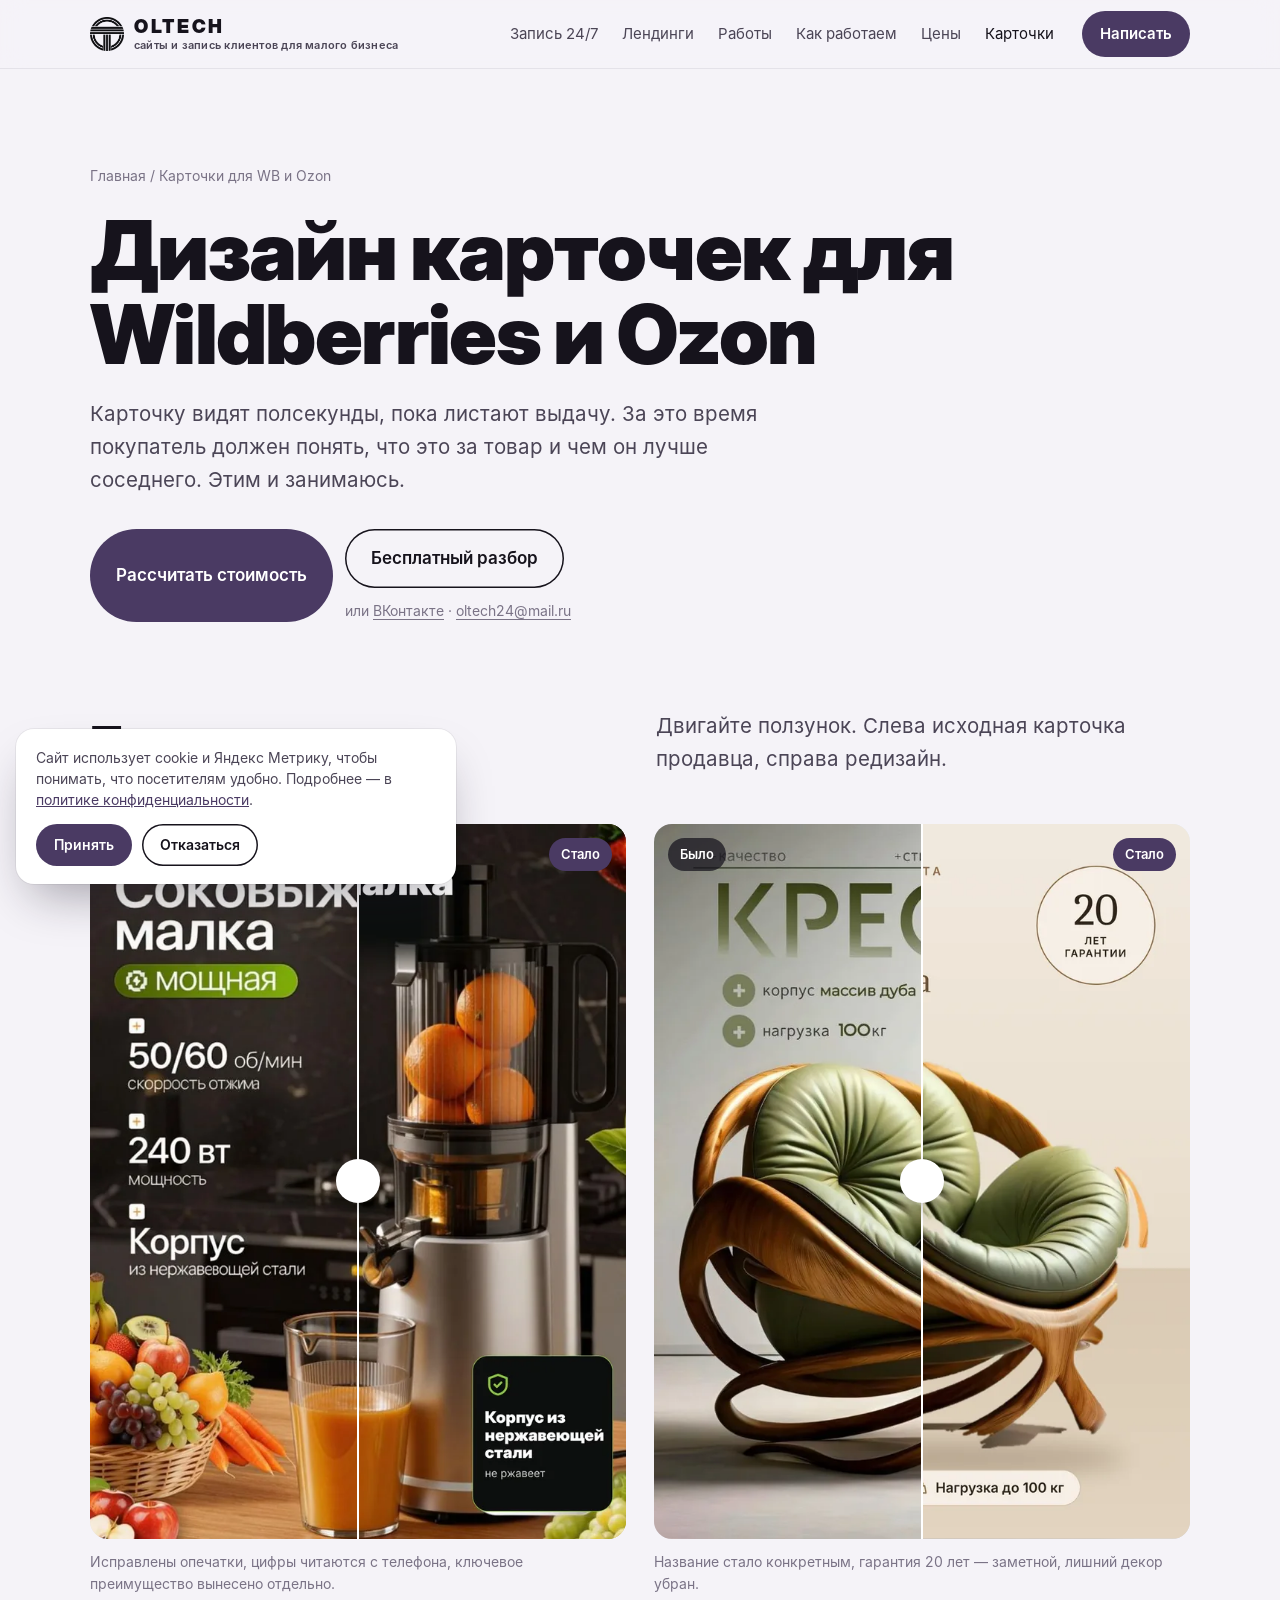
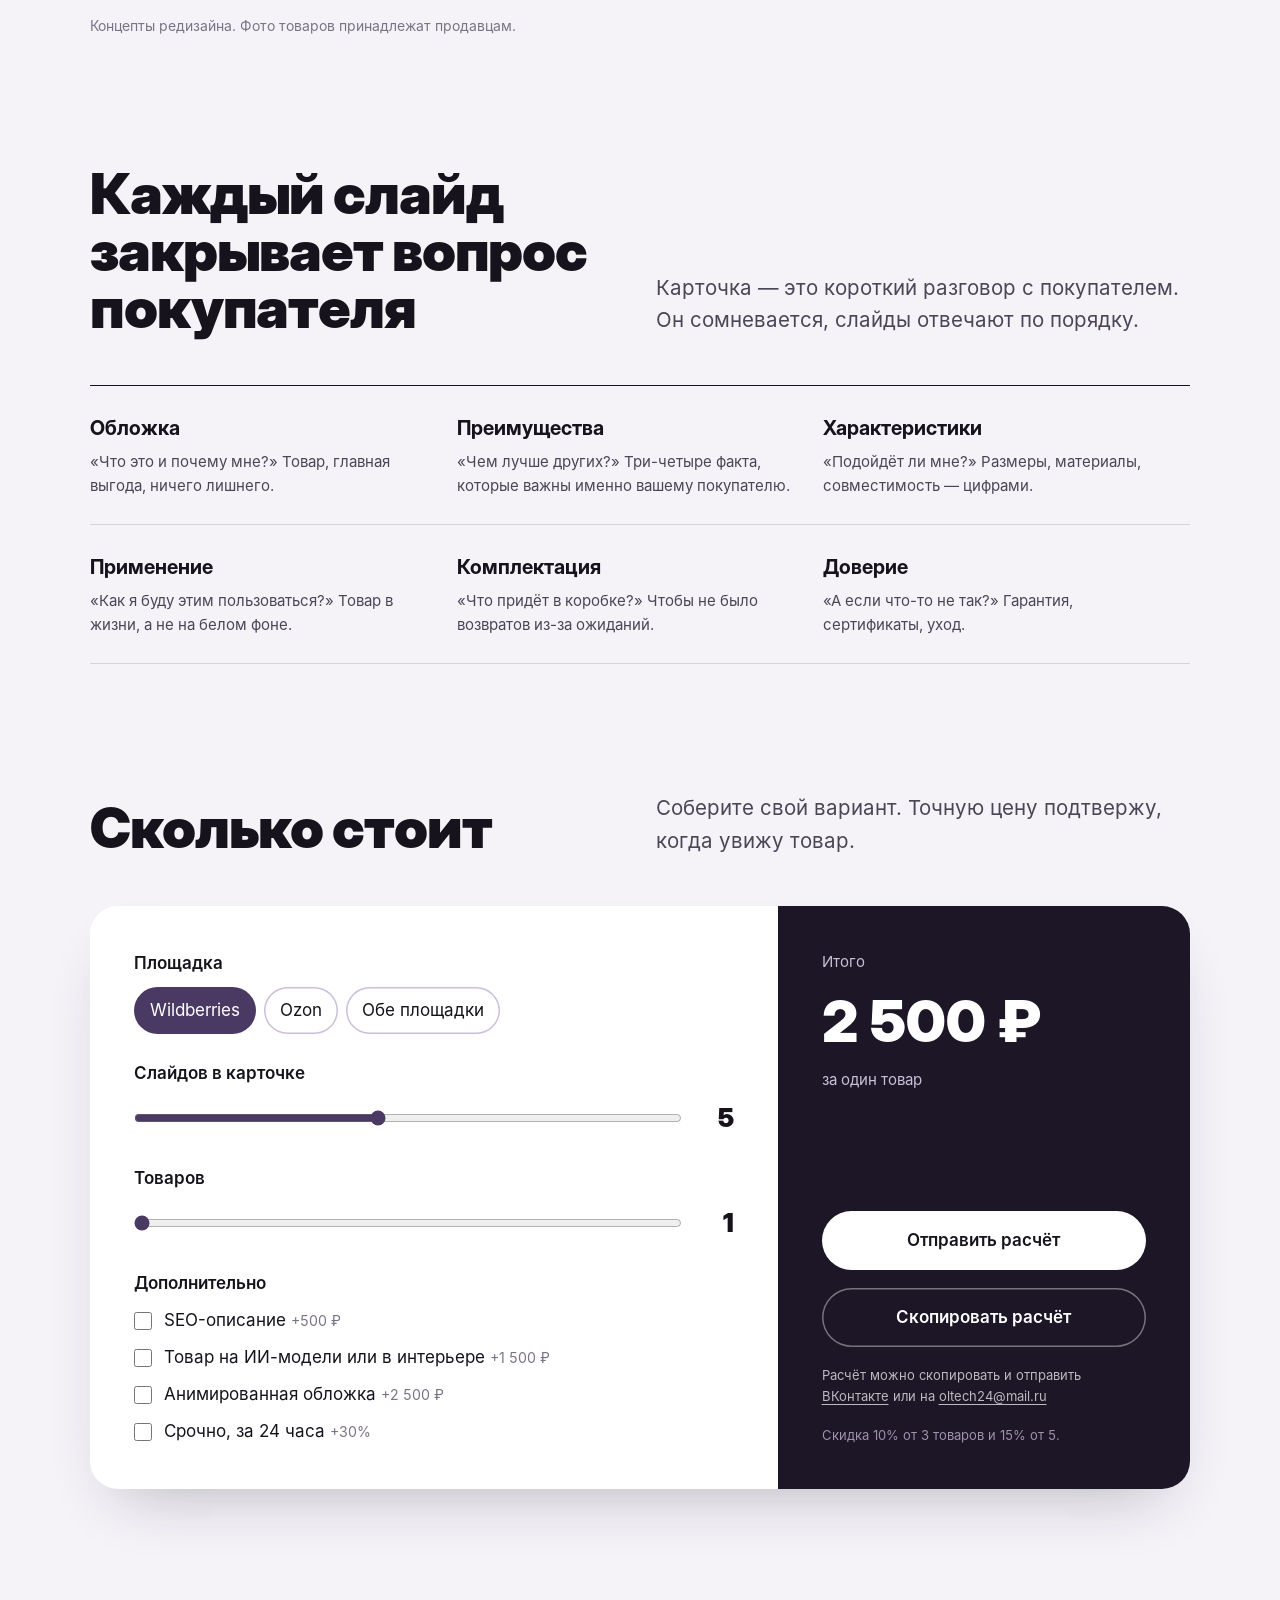
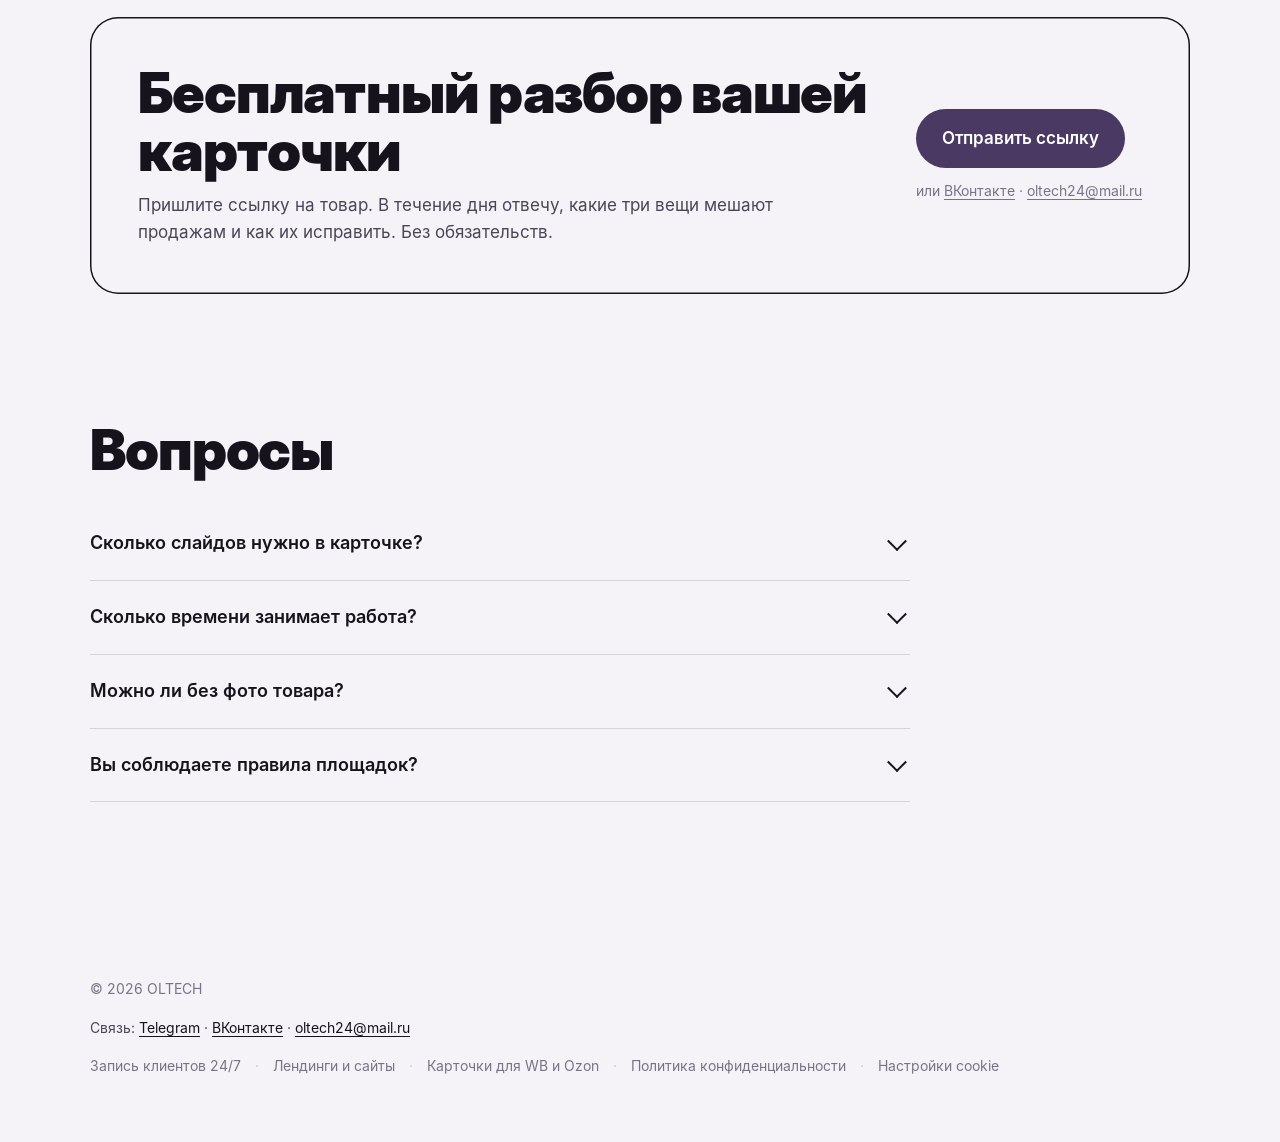
<file: kartochki/index.html>
<!doctype html>
<html lang="ru">
<head>
<meta charset="utf-8"><meta http-equiv="Content-Security-Policy" content="default-src 'self'; script-src 'self' https://mc.yandex.ru https://yastatic.net; style-src 'self' 'unsafe-inline'; img-src 'self' data: https://mc.yandex.ru; font-src 'self'; connect-src 'self' https://mc.yandex.ru; frame-src blob: https://mc.yandex.ru; child-src blob: https://mc.yandex.ru; form-action 'self'; base-uri 'self'; object-src 'none'; upgrade-insecure-requests"><meta name="referrer" content="strict-origin-when-cross-origin">
<meta name="viewport" content="width=device-width, initial-scale=1">
<title>Дизайн карточки товара для Wildberries и Ozon — цены и калькулятор | OLTECH</title>
<meta name="description" content="Дизайн и инфографика карточек для Wildberries и Ozon от 2 500 ₽ за 5 слайдов. Калькулятор стоимости онлайн, примеры «до и после», бесплатный разбор вашей карточки.">
<link rel="canonical" href="https://oltech24.ru/kartochki/">
<meta property="og:type" content="website">
<meta property="og:title" content="Дизайн карточек для Wildberries и Ozon — OLTECH">
<meta property="og:description" content="Цена за 1 минуту в калькуляторе. Первый вариант за 1–2 дня.">
<meta property="og:url" content="https://oltech24.ru/kartochki/">
<meta property="og:image" content="https://oltech24.ru/og.jpg">
<meta name="theme-color" content="#f5f3f8">
<link rel="icon" href="/favicon.png" type="image/png">
<link rel="apple-touch-icon" href="/apple-touch-icon.png">
<link rel="preload" href="/assets/fonts/inter-display-900.woff" as="font" type="font/woff" crossorigin>
<link rel="stylesheet" href="/assets/css/style.css?v=21">
<script type="application/ld+json">
{"@context":"https://schema.org","@graph":[
{"@type":"Service","name":"Дизайн карточек товаров для Wildberries и Ozon","provider":{"@type":"ProfessionalService","name":"OLTECH","url":"https://oltech24.ru/"},"areaServed":"RU","offers":{"@type":"Offer","price":"2500","priceCurrency":"RUB","description":"Обложка и 4 слайда инфографики"}},
{"@type":"BreadcrumbList","itemListElement":[{"@type":"ListItem","position":1,"name":"Главная","item":"https://oltech24.ru/"},{"@type":"ListItem","position":2,"name":"Карточки для WB и Ozon","item":"https://oltech24.ru/kartochki/"}]},
{"@type":"FAQPage","mainEntity":[
{"@type":"Question","name":"Сколько слайдов нужно в карточке?","acceptedAnswer":{"@type":"Answer","text":"Обычно 5–8: обложка, главные преимущества, характеристики, применение, комплектация и доверие. Для простых товаров хватает 5."}},
{"@type":"Question","name":"Сколько времени занимает работа?","acceptedAnswer":{"@type":"Answer","text":"Первый вариант через 1–2 дня после получения фото и характеристик. Срочно, за 24 часа, — с наценкой 30%."}},
{"@type":"Question","name":"Можно ли без фото товара?","acceptedAnswer":{"@type":"Answer","text":"Нужны хотя бы фото на телефон на светлом фоне. Товар на ИИ-модели или в интерьере можно добавить отдельной опцией."}}]}
]}
</script>
</head>
<body>
<a class="skip" href="#main">К содержанию</a>

<header class="top">
  <div class="wrap">
    <a class="brand" href="/" aria-label="OLTECH, на главную"><img src="/assets/img/logo.png" alt="" width="34" height="34"><span class="brand-t"><b>OLTECH</b><small>сайты и запись клиентов<br> для малого бизнеса</small></span></a>
    <nav class="nav" id="nav" aria-label="Разделы">
      <a href="/zapis/">Запись 24/7</a>
      <a href="/lendingi/">Лендинги</a>
      <a href="/#works">Работы</a>
      <a href="/#process">Как работаем</a>
      <a href="/ceny/">Цены</a>
      <a href="/kartochki/" aria-current="page">Карточки</a>
    </nav>
    <a class="btn btn-main" data-contact="Здравствуйте! Хочу заказать карточку." href="https://t.me/olvr23">Написать</a>
    <button class="burger" type="button" aria-controls="nav" aria-expanded="false" aria-label="Меню"><span></span></button>
  </div>
</header>

<main id="main">
  <section class="page-hero">
    <div class="wrap">
      <p class="crumbs"><a href="/">Главная</a> / Карточки для WB и Ozon</p>
      <h1>Дизайн карточек для Wildberries и Ozon</h1>
      <p class="lead">Карточку видят полсекунды, пока листают выдачу. За это время покупатель должен понять, что это за товар и чем он лучше соседнего. Этим и занимаюсь.</p>
      <div class="hero-cta">
        <a class="btn btn-main" href="#calc">Рассчитать стоимость</a>
        <div class="cta-act"><a class="btn btn-line" data-contact="Здравствуйте! Хочу бесплатный разбор карточки. Ссылка на товар: " href="https://t.me/olvr23">Бесплатный разбор</a><span class="alt-contact">или <a href="https://vk.ru/id1036892390" target="_blank" rel="noopener">ВКонтакте</a> · <a href="mailto:oltech24@mail.ru">oltech24@mail.ru</a></span></div>
      </div>
    </div>
  </section>

  <section class="blk" style="padding-top:24px" aria-labelledby="ba-h">
    <div class="wrap">
      <div class="blk-head">
        <h2 id="ba-h">Было и стало</h2>
        <p class="lead">Двигайте ползунок. Слева исходная карточка продавца, справа редизайн.</p>
      </div>
      <div class="ba-wrap">
        <figure>
          <div class="ba">
            <img src="/assets/img/juicer-before.webp" alt="Исходная карточка соковыжималки с опечатками" width="720" height="960">
            <img class="ba-after" src="/assets/img/juicer-cover.webp" alt="Редизайн карточки соковыжималки" width="720" height="960">
            <div class="ba-handle"></div><span class="ba-tag l">Было</span><span class="ba-tag r">Стало</span>
            <input type="range" min="0" max="100" value="50" aria-label="Сравнить: соковыжималка до и после">
          </div>
          <figcaption class="ba-cap">Исправлены опечатки, цифры читаются с телефона, ключевое преимущество вынесено отдельно.</figcaption>
        </figure>
        <figure>
          <div class="ba">
            <img src="/assets/img/arm-before.webp" alt="Исходная карточка дизайнерского кресла" width="720" height="960">
            <img class="ba-after" src="/assets/img/arm-cover.webp" alt="Редизайн карточки кресла из массива дуба" width="720" height="960">
            <div class="ba-handle"></div><span class="ba-tag l">Было</span><span class="ba-tag r">Стало</span>
            <input type="range" min="0" max="100" value="50" aria-label="Сравнить: кресло до и после">
          </div>
          <figcaption class="ba-cap">Название стало конкретным, гарантия 20 лет — заметной, лишний декор убран.</figcaption>
        </figure>
      </div>
      <p class="muted" style="margin-top:20px;font-size:14px">Концепты редизайна. Фото товаров принадлежат продавцам.</p>
    </div>
  </section>

  <section class="blk" style="padding-top:0" aria-labelledby="fn-h">
    <div class="wrap">
      <div class="blk-head">
        <h2 id="fn-h">Каждый слайд закрывает вопрос покупателя</h2>
        <p class="lead">Карточка — это короткий разговор с покупателем. Он сомневается, слайды отвечают по порядку.</p>
      </div>
      <div class="funnel">
        <div><b>Обложка</b><p>«Что это и почему мне?» Товар, главная выгода, ничего лишнего.</p></div>
        <div><b>Преимущества</b><p>«Чем лучше других?» Три-четыре факта, которые важны именно вашему покупателю.</p></div>
        <div><b>Характеристики</b><p>«Подойдёт ли мне?» Размеры, материалы, совместимость — цифрами.</p></div>
        <div><b>Применение</b><p>«Как я буду этим пользоваться?» Товар в жизни, а не на белом фоне.</p></div>
        <div><b>Комплектация</b><p>«Что придёт в коробке?» Чтобы не было возвратов из-за ожиданий.</p></div>
        <div><b>Доверие</b><p>«А если что-то не так?» Гарантия, сертификаты, уход.</p></div>
      </div>
    </div>
  </section>

  <section class="blk" id="calc-sec" style="padding-top:0" aria-labelledby="calc-h">
    <div class="wrap">
      <div class="blk-head">
        <h2 id="calc-h">Сколько стоит</h2>
        <p class="lead">Соберите свой вариант. Точную цену подтвержу, когда увижу товар.</p>
      </div>
      <form class="calc" id="calc">
        <div class="calc-in">
          <fieldset class="field">
            <legend>Площадка</legend>
            <div class="seg">
              <input type="radio" name="mp" id="mp-wb" value="wb" checked><label for="mp-wb">Wildberries</label>
              <input type="radio" name="mp" id="mp-oz" value="ozon"><label for="mp-oz">Ozon</label>
              <input type="radio" name="mp" id="mp-both" value="both"><label for="mp-both">Обе площадки</label>
            </div>
          </fieldset>
          <div class="field">
            <label for="slides">Слайдов в карточке</label>
            <div class="range"><input type="range" id="slides" min="1" max="10" step="1" value="5"><output id="slides-out" for="slides">5</output></div>
          </div>
          <div class="field">
            <label for="qty">Товаров</label>
            <div class="range"><input type="range" id="qty" min="1" max="10" step="1" value="1"><output id="qty-out" for="qty">1</output></div>
          </div>
          <fieldset class="field">
            <legend>Дополнительно</legend>
            <div class="checks">
              <label><input type="checkbox" id="seo" data-label="SEO-описание"><span>SEO-описание <small>+500 ₽</small></span></label>
              <label><input type="checkbox" id="model" data-label="товар на ИИ-модели или в интерьере"><span>Товар на ИИ-модели или в интерьере <small>+1 500 ₽</small></span></label>
              <label><input type="checkbox" id="anim" data-label="анимированная обложка"><span>Анимированная обложка <small>+2 500 ₽</small></span></label>
              <label><input type="checkbox" id="rush" data-label="срочно за 24 часа"><span>Срочно, за 24 часа <small>+30%</small></span></label>
            </div>
          </fieldset>
        </div>
        <div class="calc-out" aria-live="polite">
          <span class="sum-label">Итого</span>
          <span class="sum" id="sum">2 500 ₽</span>
          <span class="per" id="per">за один товар</span>
          <span class="disc" id="disc"></span>
          <a class="btn btn-main" id="send" href="https://t.me/olvr23" target="_blank" rel="noopener">Отправить расчёт</a>
          <button class="btn btn-line" type="button" id="copy">Скопировать расчёт</button><span class="alt-contact">Расчёт можно скопировать и отправить <a href="https://vk.ru/id1036892390" target="_blank" rel="noopener">ВКонтакте</a> или на <a href="mailto:oltech24@mail.ru">oltech24@mail.ru</a></span>
          <span class="calc-note">Скидка 10% от 3 товаров и 15% от 5.</span>
        </div>
      </form>
    </div>
  </section>

  <section class="blk" style="padding-top:0">
    <div class="wrap">
      <div class="audit">
        <div>
          <h2>Бесплатный разбор вашей карточки</h2>
          <p>Пришлите ссылку на товар. В течение дня отвечу, какие три вещи мешают продажам и как их исправить. Без обязательств.</p>
        </div>
        <div class="cta-act"><a class="btn btn-main" data-contact="Здравствуйте! Хочу бесплатный разбор карточки. Ссылка на товар: " href="https://t.me/olvr23">Отправить ссылку</a><span class="alt-contact">или <a href="https://vk.ru/id1036892390" target="_blank" rel="noopener">ВКонтакте</a> · <a href="mailto:oltech24@mail.ru">oltech24@mail.ru</a></span></div>
      </div>
    </div>
  </section>

  <section class="blk" style="padding-top:0" aria-labelledby="faq-h">
    <div class="wrap">
      <h2 id="faq-h" style="margin-bottom:28px">Вопросы</h2>
      <div class="faq">
        <details><summary>Сколько слайдов нужно в карточке?</summary><p>Обычно 5–8: обложка, главные преимущества, характеристики, применение, комплектация и доверие. Для простых товаров хватает 5.</p></details>
        <details><summary>Сколько времени занимает работа?</summary><p>Первый вариант через 1–2 дня после получения фото и характеристик. Срочно, за 24 часа, — с наценкой 30%.</p></details>
        <details><summary>Можно ли без фото товара?</summary><p>Нужны хотя бы фото на телефон на светлом фоне. Товар на ИИ-модели или в интерьере можно добавить отдельной опцией.</p></details>
        <details><summary>Вы соблюдаете правила площадок?</summary><p>Да: размеры и пропорции изображений, читаемость текста, без недостоверных обещаний. Перед сдачей сверяю карточку с актуальными требованиями площадки.</p></details>
      </div>
    </div>
  </section>
</main>

<div class="toast" role="status"></div>
<footer class="foot">
  <div class="wrap">
    <span>© <span id="year">2026</span> OLTECH</span>
    <span class="foot-contacts">Связь: <a href="https://t.me/olvr23" target="_blank" rel="noopener">Telegram</a> <span class="dot" aria-hidden="true">·</span> <a href="https://vk.ru/id1036892390" target="_blank" rel="noopener">ВКонтакте</a> <span class="dot" aria-hidden="true">·</span> <a href="mailto:oltech24@mail.ru">oltech24@mail.ru</a></span>
    <span class="foot-links"><a href="/zapis/">Запись клиентов 24/7</a> <span class="dot" aria-hidden="true">·</span> <a href="/lendingi/">Лендинги и сайты</a> <span class="dot" aria-hidden="true">·</span> <a href="/kartochki/">Карточки для WB и Ozon</a> <span class="dot" aria-hidden="true">·</span> <a href="/privacy/">Политика конфиденциальности</a> <span class="dot" aria-hidden="true">·</span> <button class="linkish" type="button" data-cookie-settings>Настройки cookie</button></span>
  </div>
</footer>
<button class="to-top" type="button" aria-label="Наверх"><svg viewBox="0 0 24 24" fill="none" stroke="currentColor" stroke-width="2.4" stroke-linecap="round" stroke-linejoin="round" aria-hidden="true"><path d="M12 19V5M5 12l7-7 7 7"/></svg></button>
<script src="/assets/js/metrika.js?v=7"></script>
<script src="/assets/js/main.js?v=7" defer></script>
</body>
</html>
</file>
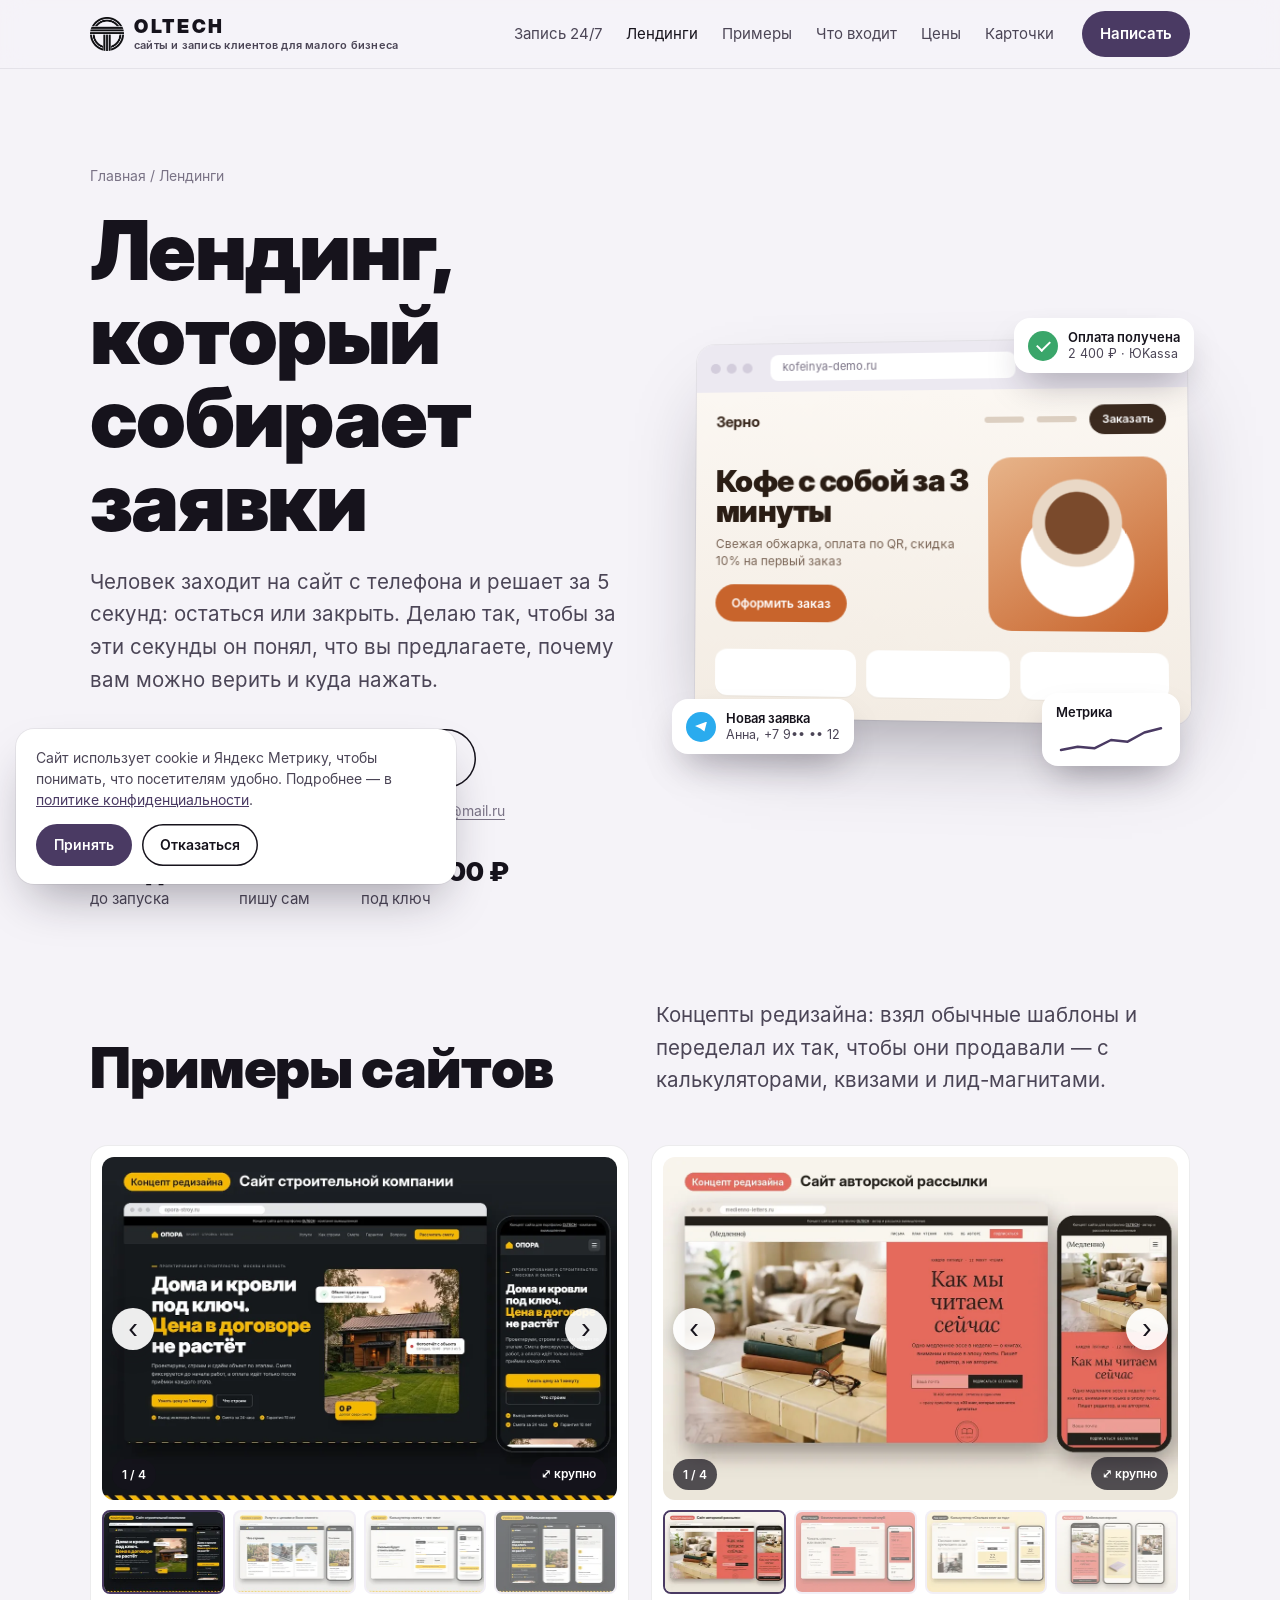
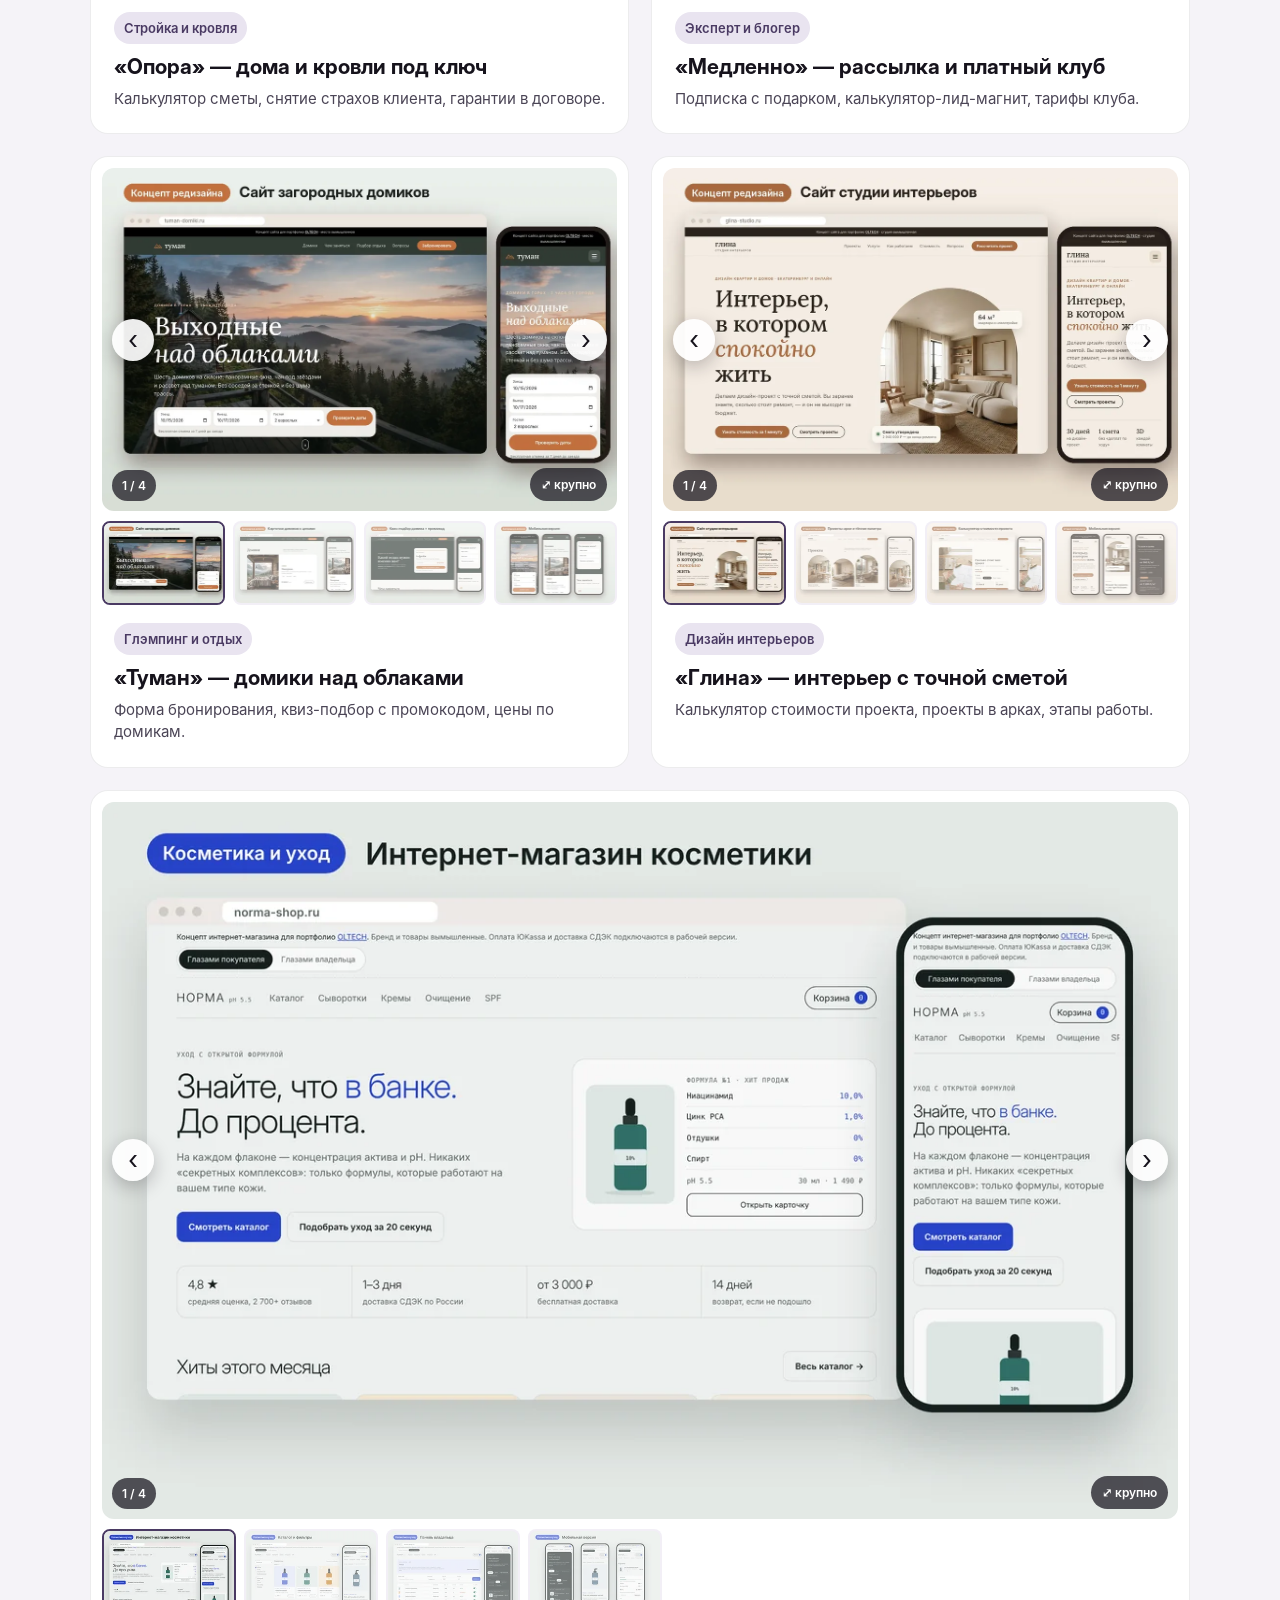
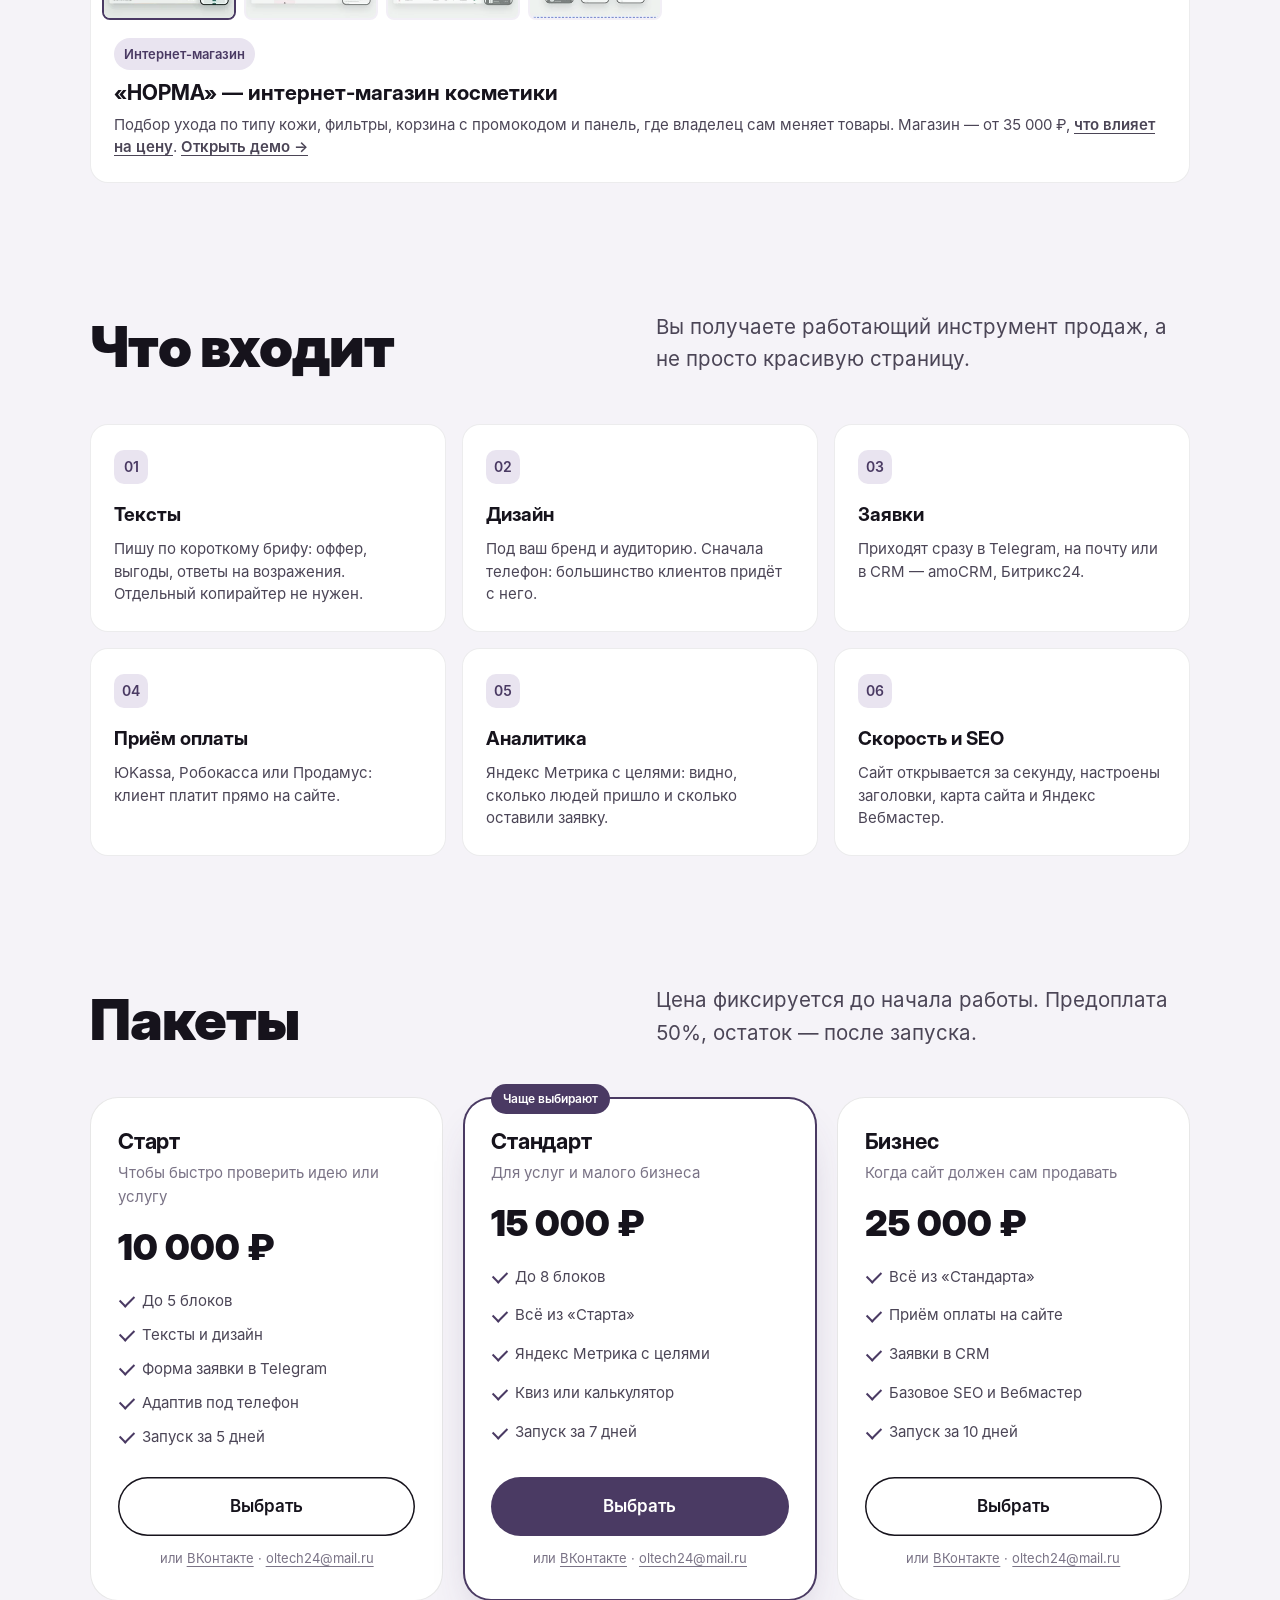
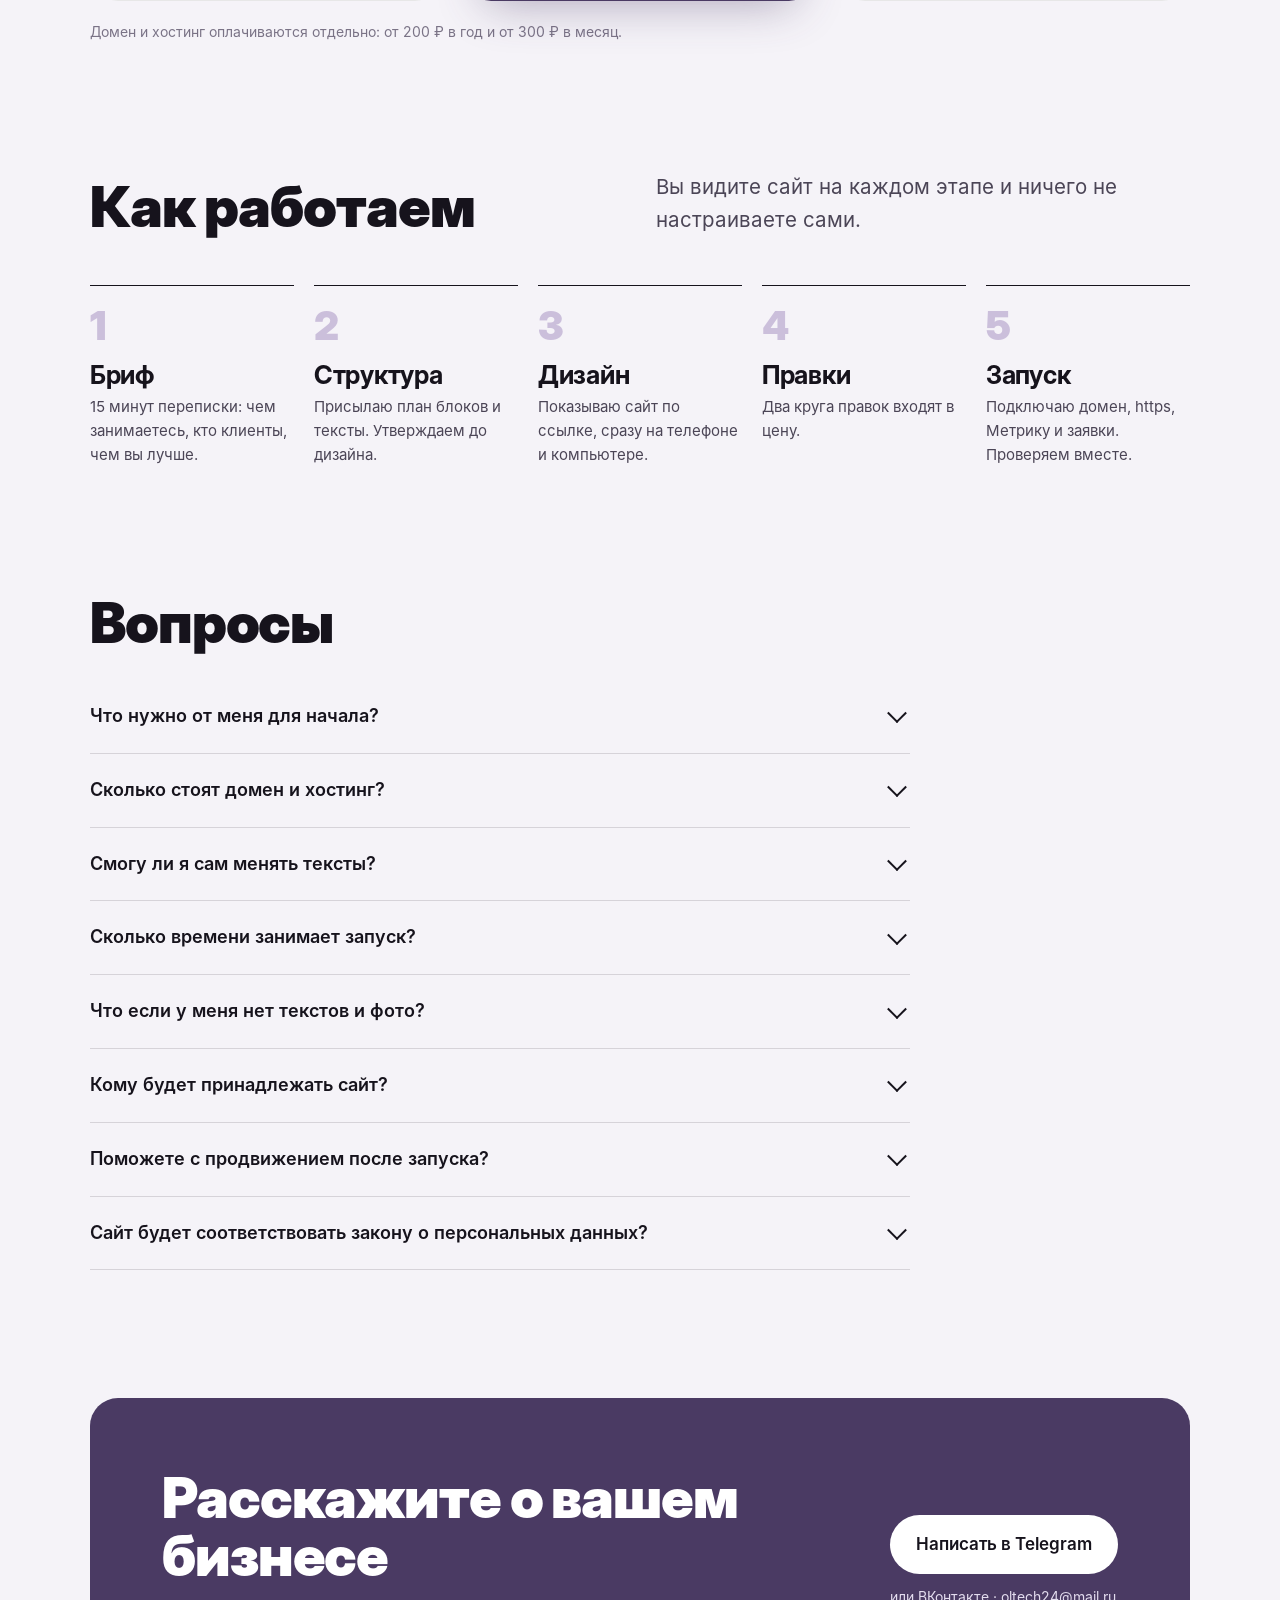
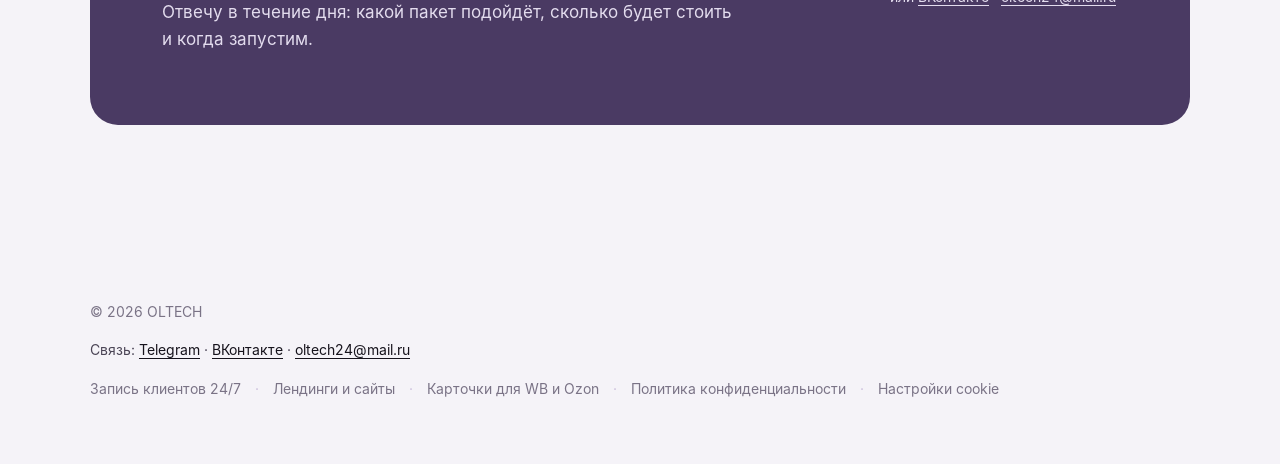
<file: lendingi/index.html>
<!doctype html>
<html lang="ru">
<head>
<meta charset="utf-8"><meta http-equiv="Content-Security-Policy" content="default-src 'self'; script-src 'self' https://mc.yandex.ru https://yastatic.net; style-src 'self' 'unsafe-inline'; img-src 'self' data: https://mc.yandex.ru; font-src 'self'; connect-src 'self' https://mc.yandex.ru; frame-src blob: https://mc.yandex.ru; child-src blob: https://mc.yandex.ru; form-action 'self'; base-uri 'self'; object-src 'none'; upgrade-insecure-requests"><meta name="referrer" content="strict-origin-when-cross-origin">
<meta name="viewport" content="width=device-width, initial-scale=1">
<title>Лендинг под ключ от 10 000 ₽ — дизайн, тексты, заявки в Telegram | OLTECH</title>
<meta name="description" content="Продающий лендинг под ключ: тексты, дизайн, адаптив под телефон, заявки в Telegram или CRM, приём оплаты, Яндекс Метрика и SEO. От 10 000 ₽, срок от 5 дней.">
<link rel="canonical" href="https://oltech24.ru/lendingi/">
<meta property="og:type" content="website">
<meta property="og:title" content="Лендинги под ключ — OLTECH">
<meta property="og:description" content="Сайт, который объясняет ваше предложение за 5 секунд и собирает заявки. От 10 000 ₽.">
<meta property="og:url" content="https://oltech24.ru/lendingi/">
<meta property="og:image" content="https://oltech24.ru/og.jpg">
<meta name="theme-color" content="#f5f3f8">
<link rel="icon" href="/favicon.png" type="image/png">
<link rel="apple-touch-icon" href="/apple-touch-icon.png">
<link rel="preload" href="/assets/fonts/inter-display-900.woff" as="font" type="font/woff" crossorigin>
<link rel="stylesheet" href="/assets/css/style.css?v=21">
<script type="application/ld+json">
{"@context":"https://schema.org","@graph":[
{"@type":"Service","name":"Лендинг под ключ","provider":{"@type":"ProfessionalService","name":"OLTECH","url":"https://oltech24.ru/"},"areaServed":"RU","offers":[
{"@type":"Offer","name":"Старт","price":"10000","priceCurrency":"RUB"},
{"@type":"Offer","name":"Стандарт","price":"15000","priceCurrency":"RUB"},
{"@type":"Offer","name":"Бизнес","price":"25000","priceCurrency":"RUB"}]},
{"@type":"BreadcrumbList","itemListElement":[{"@type":"ListItem","position":1,"name":"Главная","item":"https://oltech24.ru/"},{"@type":"ListItem","position":2,"name":"Лендинги","item":"https://oltech24.ru/lendingi/"}]},
{"@type":"FAQPage","mainEntity":[
{"@type":"Question","name":"Что нужно от меня для начала?","acceptedAnswer":{"@type":"Answer","text":"Рассказ о бизнесе и клиентах, 2–3 сайта, которые вам нравятся, логотип и фото, если есть. Тексты напишу сам по короткому брифу."}},
{"@type":"Question","name":"Сколько стоят домен и хостинг?","acceptedAnswer":{"@type":"Answer","text":"Домен в зоне .ru — от 200 ₽ в год, хостинг — от 300 ₽ в месяц. Помогу купить на ваше имя или размещу сайт на своём сервере."}},
{"@type":"Question","name":"Смогу ли я сам менять тексты?","acceptedAnswer":{"@type":"Answer","text":"Да. Мелкие правки первый месяц вношу бесплатно, дальше — по договорённости или покажу, как править самому."}}]}
]}
</script>
</head>
<body>
<a class="skip" href="#main">К содержанию</a>

<header class="top">
  <div class="wrap">
    <a class="brand" href="/" aria-label="OLTECH, на главную"><img src="/assets/img/logo.png" alt="" width="34" height="34"><span class="brand-t"><b>OLTECH</b><small>сайты и запись клиентов<br> для малого бизнеса</small></span></a>
    <nav class="nav" id="nav" aria-label="Разделы">
      <a href="/zapis/">Запись 24/7</a>
      <a href="/lendingi/" aria-current="page">Лендинги</a>
      <a href="#sites">Примеры</a>
      <a href="#inside">Что входит</a>
      <a href="/ceny/">Цены</a>
      <a href="/kartochki/">Карточки</a>
    </nav>
    <a class="btn btn-main" data-contact="Здравствуйте! Хочу обсудить лендинг." href="https://t.me/olvr23">Написать</a>
    <button class="burger" type="button" aria-controls="nav" aria-expanded="false" aria-label="Меню"><span></span></button>
  </div>
</header>

<main id="main">
  <section class="page-hero lp-hero">
    <div class="wrap lp-grid">
      <div>
        <p class="crumbs"><a href="/">Главная</a> / Лендинги</p>
        <h1>Лендинг, который собирает заявки</h1>
        <p class="lead">Человек заходит на сайт с телефона и решает за 5 секунд: остаться или закрыть. Делаю так, чтобы за эти секунды он понял, что вы предлагаете, почему вам можно верить и куда нажать.</p>
        <div class="hero-cta">
          <a class="btn btn-main" href="#plans">Выбрать пакет</a>
          <div class="cta-act"><a class="btn btn-line" data-contact="Здравствуйте! Хочу обсудить лендинг. Мой бизнес: " href="https://t.me/olvr23">Обсудить задачу</a><span class="alt-contact">или <a href="https://vk.ru/id1036892390" target="_blank" rel="noopener">ВКонтакте</a> · <a href="mailto:oltech24@mail.ru">oltech24@mail.ru</a></span></div>
        </div>
        <div class="hero-facts">
          <div><b>от 5 дней</b>до запуска</div>
          <div><b>тексты</b>пишу сам</div>
          <div><b>от 10 000 ₽</b>под ключ</div>
        </div>
      </div>
      <div class="lp-visual" aria-hidden="true">
        <div class="bw">
          <div class="bw-bar"><i></i><i></i><i></i><span>kofeinya-demo.ru</span></div>
          <div class="bw-page">
            <div class="bw-nav"><b>Зерно</b><span></span><span></span><em>Заказать</em></div>
            <div class="bw-hero">
              <div>
                <p class="bw-h">Кофе с собой за 3 минуты</p>
                <p class="bw-t">Свежая обжарка, оплата по QR, скидка 10% на первый заказ</p>
                <span class="bw-btn">Оформить заказ</span>
              </div>
              <div class="bw-cup"></div>
            </div>
            <div class="bw-row"><span></span><span></span><span></span></div>
          </div>
        </div>
        <div class="pop pop-a"><span class="pop-ic tg"></span><div><b>Новая заявка</b>Анна, +7 9•• •• 12</div></div>
        <div class="pop pop-b"><span class="pop-ic ok"></span><div><b>Оплата получена</b>2 400 ₽ · ЮKassa</div></div>
        <div class="pop pop-c"><b>Метрика</b><svg viewBox="0 0 120 36"><polyline points="0,30 20,26 40,28 60,18 80,20 100,9 120,4" fill="none" stroke="currentColor" stroke-width="3" stroke-linecap="round" stroke-linejoin="round"/></svg></div>
      </div>
    </div>
  </section>

  <section class="blk" id="sites" style="padding-top:24px" aria-labelledby="sites-h">
    <div class="wrap">
      <div class="blk-head">
        <h2 id="sites-h">Примеры сайтов</h2>
        <p class="lead">Концепты редизайна: взял обычные шаблоны и переделал их так, чтобы они продавали — с калькуляторами, квизами и лид-магнитами.</p>
      </div>
      <div class="sites">
        <article class="site">
          <div class="site-car"><img src="/assets/img/sites/stroy-0.webp" alt="«Опора» — дома и кровли под ключ: первый экран" width="1100" height="733" loading="lazy">
            <button class="car-p" type="button" aria-label="Предыдущий слайд">‹</button>
            <button class="car-n" type="button" aria-label="Следующий слайд">›</button>
            <button class="car-zoom" type="button" aria-label="«Опора» — дома и кровли под ключ: открыть крупно">⤢ крупно</button>
            <span class="car-count" aria-hidden="true">1 / 4</span>
          </div>
          <div class="site-thumbs" role="group" aria-label="Страницы сайта">
            <button type="button" class="on" aria-pressed="true" data-full="/assets/img/sites/stroy-0.webp" data-alt="«Опора» — дома и кровли под ключ: первый экран" title="Первый экран"><img src="/assets/img/sites/stroy-0-t.webp" alt="Первый экран" width="240" height="160" loading="lazy"></button>
            <button type="button" aria-pressed="false" data-full="/assets/img/sites/stroy-1.webp" data-alt="«Опора» — дома и кровли под ключ: услуги и цены" title="Услуги и цены"><img src="/assets/img/sites/stroy-1-t.webp" alt="Услуги и цены" width="240" height="160" loading="lazy"></button>
            <button type="button" aria-pressed="false" data-full="/assets/img/sites/stroy-2.webp" data-alt="«Опора» — дома и кровли под ключ: калькулятор сметы" title="Калькулятор сметы"><img src="/assets/img/sites/stroy-2-t.webp" alt="Калькулятор сметы" width="240" height="160" loading="lazy"></button>
            <button type="button" aria-pressed="false" data-full="/assets/img/sites/stroy-3.webp" data-alt="«Опора» — дома и кровли под ключ: мобильная версия" title="Мобильная версия"><img src="/assets/img/sites/stroy-3-t.webp" alt="Мобильная версия" width="240" height="160" loading="lazy"></button>
          </div>
          <span class="site-tag">Стройка и кровля</span>
          <b>«Опора» — дома и кровли под ключ</b>
          <span class="site-txt">Калькулятор сметы, снятие страхов клиента, гарантии в договоре.</span>
        </article>
        <article class="site">
          <div class="site-car"><img src="/assets/img/sites/rassylka-0.webp" alt="«Медленно» — рассылка и платный клуб: первый экран" width="1100" height="733" loading="lazy">
            <button class="car-p" type="button" aria-label="Предыдущий слайд">‹</button>
            <button class="car-n" type="button" aria-label="Следующий слайд">›</button>
            <button class="car-zoom" type="button" aria-label="«Медленно» — рассылка и платный клуб: открыть крупно">⤢ крупно</button>
            <span class="car-count" aria-hidden="true">1 / 4</span>
          </div>
          <div class="site-thumbs" role="group" aria-label="Страницы сайта">
            <button type="button" class="on" aria-pressed="true" data-full="/assets/img/sites/rassylka-0.webp" data-alt="«Медленно» — рассылка и платный клуб: первый экран" title="Первый экран"><img src="/assets/img/sites/rassylka-0-t.webp" alt="Первый экран" width="240" height="160" loading="lazy"></button>
            <button type="button" aria-pressed="false" data-full="/assets/img/sites/rassylka-1.webp" data-alt="«Медленно» — рассылка и платный клуб: тарифы клуба" title="Тарифы клуба"><img src="/assets/img/sites/rassylka-1-t.webp" alt="Тарифы клуба" width="240" height="160" loading="lazy"></button>
            <button type="button" aria-pressed="false" data-full="/assets/img/sites/rassylka-2.webp" data-alt="«Медленно» — рассылка и платный клуб: калькулятор" title="Калькулятор"><img src="/assets/img/sites/rassylka-2-t.webp" alt="Калькулятор" width="240" height="160" loading="lazy"></button>
            <button type="button" aria-pressed="false" data-full="/assets/img/sites/rassylka-3.webp" data-alt="«Медленно» — рассылка и платный клуб: мобильная версия" title="Мобильная версия"><img src="/assets/img/sites/rassylka-3-t.webp" alt="Мобильная версия" width="240" height="160" loading="lazy"></button>
          </div>
          <span class="site-tag">Эксперт и блогер</span>
          <b>«Медленно» — рассылка и платный клуб</b>
          <span class="site-txt">Подписка с подарком, калькулятор-лид-магнит, тарифы клуба.</span>
        </article>
        <article class="site">
          <div class="site-car"><img src="/assets/img/sites/domiki-0.webp" alt="«Туман» — домики над облаками: первый экран" width="1100" height="733" loading="lazy">
            <button class="car-p" type="button" aria-label="Предыдущий слайд">‹</button>
            <button class="car-n" type="button" aria-label="Следующий слайд">›</button>
            <button class="car-zoom" type="button" aria-label="«Туман» — домики над облаками: открыть крупно">⤢ крупно</button>
            <span class="car-count" aria-hidden="true">1 / 4</span>
          </div>
          <div class="site-thumbs" role="group" aria-label="Страницы сайта">
            <button type="button" class="on" aria-pressed="true" data-full="/assets/img/sites/domiki-0.webp" data-alt="«Туман» — домики над облаками: первый экран" title="Первый экран"><img src="/assets/img/sites/domiki-0-t.webp" alt="Первый экран" width="240" height="160" loading="lazy"></button>
            <button type="button" aria-pressed="false" data-full="/assets/img/sites/domiki-1.webp" data-alt="«Туман» — домики над облаками: домики и цены" title="Домики и цены"><img src="/assets/img/sites/domiki-1-t.webp" alt="Домики и цены" width="240" height="160" loading="lazy"></button>
            <button type="button" aria-pressed="false" data-full="/assets/img/sites/domiki-2.webp" data-alt="«Туман» — домики над облаками: квиз-подбор" title="Квиз-подбор"><img src="/assets/img/sites/domiki-2-t.webp" alt="Квиз-подбор" width="240" height="160" loading="lazy"></button>
            <button type="button" aria-pressed="false" data-full="/assets/img/sites/domiki-3.webp" data-alt="«Туман» — домики над облаками: мобильная версия" title="Мобильная версия"><img src="/assets/img/sites/domiki-3-t.webp" alt="Мобильная версия" width="240" height="160" loading="lazy"></button>
          </div>
          <span class="site-tag">Глэмпинг и отдых</span>
          <b>«Туман» — домики над облаками</b>
          <span class="site-txt">Форма бронирования, квиз-подбор с промокодом, цены по домикам.</span>
        </article>
        <article class="site">
          <div class="site-car"><img src="/assets/img/sites/interery-0.webp" alt="«Глина» — интерьер с точной сметой: первый экран" width="1100" height="733" loading="lazy">
            <button class="car-p" type="button" aria-label="Предыдущий слайд">‹</button>
            <button class="car-n" type="button" aria-label="Следующий слайд">›</button>
            <button class="car-zoom" type="button" aria-label="«Глина» — интерьер с точной сметой: открыть крупно">⤢ крупно</button>
            <span class="car-count" aria-hidden="true">1 / 4</span>
          </div>
          <div class="site-thumbs" role="group" aria-label="Страницы сайта">
            <button type="button" class="on" aria-pressed="true" data-full="/assets/img/sites/interery-0.webp" data-alt="«Глина» — интерьер с точной сметой: первый экран" title="Первый экран"><img src="/assets/img/sites/interery-0-t.webp" alt="Первый экран" width="240" height="160" loading="lazy"></button>
            <button type="button" aria-pressed="false" data-full="/assets/img/sites/interery-1.webp" data-alt="«Глина» — интерьер с точной сметой: проекты" title="Проекты"><img src="/assets/img/sites/interery-1-t.webp" alt="Проекты" width="240" height="160" loading="lazy"></button>
            <button type="button" aria-pressed="false" data-full="/assets/img/sites/interery-2.webp" data-alt="«Глина» — интерьер с точной сметой: калькулятор" title="Калькулятор"><img src="/assets/img/sites/interery-2-t.webp" alt="Калькулятор" width="240" height="160" loading="lazy"></button>
            <button type="button" aria-pressed="false" data-full="/assets/img/sites/interery-3.webp" data-alt="«Глина» — интерьер с точной сметой: мобильная версия" title="Мобильная версия"><img src="/assets/img/sites/interery-3-t.webp" alt="Мобильная версия" width="240" height="160" loading="lazy"></button>
          </div>
          <span class="site-tag">Дизайн интерьеров</span>
          <b>«Глина» — интерьер с точной сметой</b>
          <span class="site-txt">Калькулятор стоимости проекта, проекты в арках, этапы работы.</span>
        </article>
        <article class="site site-wide">
          <div class="site-car"><img src="/assets/img/sites/magazin-0.webp" alt="«НОРМА» — интернет-магазин косметики: первый экран" width="1100" height="733" loading="lazy">
            <button class="car-p" type="button" aria-label="Предыдущий слайд">‹</button>
            <button class="car-n" type="button" aria-label="Следующий слайд">›</button>
            <button class="car-zoom" type="button" aria-label="«НОРМА» — интернет-магазин косметики: открыть крупно">⤢ крупно</button>
            <span class="car-count" aria-hidden="true">1 / 4</span>
          </div>
          <div class="site-thumbs" role="group" aria-label="Страницы сайта">
            <button type="button" class="on" aria-pressed="true" data-full="/assets/img/sites/magazin-0.webp" data-alt="«НОРМА» — интернет-магазин косметики: первый экран" title="Первый экран"><img src="/assets/img/sites/magazin-0-t.webp" alt="Первый экран" width="240" height="160" loading="lazy"></button>
            <button type="button" aria-pressed="false" data-full="/assets/img/sites/magazin-1.webp" data-alt="«НОРМА» — интернет-магазин косметики: каталог и фильтры" title="Каталог и фильтры"><img src="/assets/img/sites/magazin-1-t.webp" alt="Каталог и фильтры" width="240" height="160" loading="lazy"></button>
            <button type="button" aria-pressed="false" data-full="/assets/img/sites/magazin-2.webp" data-alt="«НОРМА» — интернет-магазин косметики: панель владельца" title="Панель владельца"><img src="/assets/img/sites/magazin-2-t.webp" alt="Панель владельца" width="240" height="160" loading="lazy"></button>
            <button type="button" aria-pressed="false" data-full="/assets/img/sites/magazin-3.webp" data-alt="«НОРМА» — интернет-магазин косметики: мобильная версия" title="Мобильная версия"><img src="/assets/img/sites/magazin-3-t.webp" alt="Мобильная версия" width="240" height="160" loading="lazy"></button>
          </div>
          <span class="site-tag">Интернет-магазин</span>
          <b>«НОРМА» — интернет-магазин косметики</b>
          <span class="site-txt">Подбор ухода по типу кожи, фильтры, корзина с промокодом и панель, где владелец сам меняет товары. Магазин — от 35 000 ₽, <a href="/ceny/#shop">что влияет на цену</a>. <a href="/portfolio/magazin/" target="_blank" rel="noopener">Открыть демо →</a></span>
        </article>
      </div>
    </div>
  </section>

  <section class="blk" id="inside" style="padding-top:0" aria-labelledby="in-h">
    <div class="wrap">
      <div class="blk-head">
        <h2 id="in-h">Что входит</h2>
        <p class="lead">Вы получаете работающий инструмент продаж, а не просто красивую страницу.</p>
      </div>
      <div class="lp-inside">
        <div><em>01</em><b>Тексты</b><p>Пишу по короткому брифу: оффер, выгоды, ответы на возражения. Отдельный копирайтер не нужен.</p></div>
        <div><em>02</em><b>Дизайн</b><p>Под ваш бренд и аудиторию. Сначала телефон: большинство клиентов придёт с него.</p></div>
        <div><em>03</em><b>Заявки</b><p>Приходят сразу в Telegram, на почту или в CRM — amoCRM, Битрикс24.</p></div>
        <div><em>04</em><b>Приём оплаты</b><p>ЮKassa, Робокасса или Продамус: клиент платит прямо на сайте.</p></div>
        <div><em>05</em><b>Аналитика</b><p>Яндекс Метрика с целями: видно, сколько людей пришло и сколько оставили заявку.</p></div>
        <div><em>06</em><b>Скорость и SEO</b><p>Сайт открывается за секунду, настроены заголовки, карта сайта и Яндекс Вебмастер.</p></div>
      </div>
    </div>
  </section>

  <section class="blk" id="plans" style="padding-top:0" aria-labelledby="plans-h">
    <div class="wrap">
      <div class="blk-head">
        <h2 id="plans-h">Пакеты</h2>
        <p class="lead">Цена фиксируется до начала работы. Предоплата 50%, остаток — после запуска.</p>
      </div>
      <div class="plans">
        <article class="plan">
          <h3>Старт</h3>
          <p class="plan-for">Чтобы быстро проверить идею или услугу</p>
          <p class="plan-price">10 000 ₽</p>
          <ul>
            <li>До 5 блоков</li>
            <li>Тексты и дизайн</li>
            <li>Форма заявки в Telegram</li>
            <li>Адаптив под телефон</li>
            <li>Запуск за 5 дней</li>
          </ul>
          <a class="btn btn-line" data-contact="Здравствуйте! Интересует лендинг, пакет «Старт» (10 000 ₽). Мой бизнес: " href="https://t.me/olvr23">Выбрать</a><span class="alt-contact">или <a href="https://vk.ru/id1036892390" target="_blank" rel="noopener">ВКонтакте</a> · <a href="mailto:oltech24@mail.ru">oltech24@mail.ru</a></span>
        </article>
        <article class="plan best">
          <span class="plan-tag">Чаще выбирают</span>
          <h3>Стандарт</h3>
          <p class="plan-for">Для услуг и малого бизнеса</p>
          <p class="plan-price">15 000 ₽</p>
          <ul>
            <li>До 8 блоков</li>
            <li>Всё из «Старта»</li>
            <li>Яндекс Метрика с целями</li>
            <li>Квиз или калькулятор</li>
            <li>Запуск за 7 дней</li>
          </ul>
          <a class="btn btn-main" data-contact="Здравствуйте! Интересует лендинг, пакет «Стандарт» (15 000 ₽). Мой бизнес: " href="https://t.me/olvr23">Выбрать</a><span class="alt-contact">или <a href="https://vk.ru/id1036892390" target="_blank" rel="noopener">ВКонтакте</a> · <a href="mailto:oltech24@mail.ru">oltech24@mail.ru</a></span>
        </article>
        <article class="plan">
          <h3>Бизнес</h3>
          <p class="plan-for">Когда сайт должен сам продавать</p>
          <p class="plan-price">25 000 ₽</p>
          <ul>
            <li>Всё из «Стандарта»</li>
            <li>Приём оплаты на сайте</li>
            <li>Заявки в CRM</li>
            <li>Базовое SEO и Вебмастер</li>
            <li>Запуск за 10 дней</li>
          </ul>
          <a class="btn btn-line" data-contact="Здравствуйте! Интересует лендинг, пакет «Бизнес» (25 000 ₽). Мой бизнес: " href="https://t.me/olvr23">Выбрать</a><span class="alt-contact">или <a href="https://vk.ru/id1036892390" target="_blank" rel="noopener">ВКонтакте</a> · <a href="mailto:oltech24@mail.ru">oltech24@mail.ru</a></span>
        </article>
      </div>
      <p class="muted" style="margin-top:20px;font-size:14px">Домен и хостинг оплачиваются отдельно: от 200 ₽ в год и от 300 ₽ в месяц.</p>
    </div>
  </section>

  <section class="blk" style="padding-top:0" aria-labelledby="proc-h">
    <div class="wrap">
      <div class="blk-head">
        <h2 id="proc-h">Как работаем</h2>
        <p class="lead">Вы видите сайт на каждом этапе и ничего не настраиваете сами.</p>
      </div>
      <ol class="steps" role="list">
        <li class="step"><h3>Бриф</h3><p>15 минут переписки: чем занимаетесь, кто клиенты, чем вы лучше.</p></li>
        <li class="step"><h3>Структура</h3><p>Присылаю план блоков и тексты. Утверждаем до дизайна.</p></li>
        <li class="step"><h3>Дизайн</h3><p>Показываю сайт по ссылке, сразу на телефоне и компьютере.</p></li>
        <li class="step"><h3>Правки</h3><p>Два круга правок входят в цену.</p></li>
        <li class="step"><h3>Запуск</h3><p>Подключаю домен, https, Метрику и заявки. Проверяем вместе.</p></li>
      </ol>
    </div>
  </section>

  <section class="blk" style="padding-top:0" aria-labelledby="faq-h">
    <div class="wrap">
      <h2 id="faq-h" style="margin-bottom:28px">Вопросы</h2>
      <div class="faq">
        <details><summary>Что нужно от меня для начала?</summary><p>Рассказ о бизнесе и клиентах, 2–3 сайта, которые вам нравятся, логотип и фото, если есть. Тексты напишу сам по короткому брифу.</p></details>
        <details><summary>Сколько стоят домен и хостинг?</summary><p>Домен в зоне .ru — от 200 ₽ в год, хостинг — от 300 ₽ в месяц. Помогу купить на ваше имя или размещу сайт на своём сервере.</p></details>
        <details><summary>Смогу ли я сам менять тексты?</summary><p>Да. Мелкие правки первый месяц вношу бесплатно, дальше — по договорённости или покажу, как править самому.</p></details>
        <details><summary>Сколько времени занимает запуск?</summary><p>От 5 до 10 рабочих дней в зависимости от пакета. Срок считается с момента, когда вы прислали ответы на бриф и материалы: логотип, фото, контакты.</p></details>
        <details><summary>Что если у меня нет текстов и фото?</summary><p>Тексты напишу сам по брифу. Фото можно взять с телефона, подобрать с фотобанков или сделать с помощью ИИ — подскажу, что лучше для вашей ниши.</p></details>
        <details><summary>Кому будет принадлежать сайт?</summary><p>Вам. Домен и хостинг оформляются на вас, после запуска передаю все файлы и доступы — к хостингу, Метрике и CRM.</p></details>
        <details><summary>Поможете с продвижением после запуска?</summary><p>Да: настрою Яндекс Вебмастер, подскажу, как отслеживать заявки в Метрике, и могу писать SEO-статьи для сайта — это отдельная услуга, цену обсудим под задачу.</p></details>
        <details><summary>Сайт будет соответствовать закону о персональных данных?</summary><p>Да: если на сайте есть форма, добавлю политику конфиденциальности и согласие на обработку данных, а данные будут храниться в России.</p></details>
      </div>
    </div>
  </section>

  <section class="blk" style="padding-top:0">
    <div class="wrap">
      <div class="final">
        <div>
          <h2>Расскажите о вашем бизнесе</h2>
          <p>Отвечу в течение дня: какой пакет подойдёт, сколько будет стоить и когда запустим.</p>
        </div>
        <div class="cta-act"><a class="btn btn-main" data-contact="Здравствуйте! Хочу лендинг. Мой бизнес: " href="https://t.me/olvr23">Написать в Telegram</a><span class="alt-contact">или <a href="https://vk.ru/id1036892390" target="_blank" rel="noopener">ВКонтакте</a> · <a href="mailto:oltech24@mail.ru">oltech24@mail.ru</a></span></div>
      </div>
    </div>
  </section>
</main>

<footer class="foot">
  <div class="wrap">
    <span>© <span id="year">2026</span> OLTECH</span>
    <span class="foot-contacts">Связь: <a href="https://t.me/olvr23" target="_blank" rel="noopener">Telegram</a> <span class="dot" aria-hidden="true">·</span> <a href="https://vk.ru/id1036892390" target="_blank" rel="noopener">ВКонтакте</a> <span class="dot" aria-hidden="true">·</span> <a href="mailto:oltech24@mail.ru">oltech24@mail.ru</a></span>
    <span class="foot-links"><a href="/zapis/">Запись клиентов 24/7</a> <span class="dot" aria-hidden="true">·</span> <a href="/lendingi/">Лендинги и сайты</a> <span class="dot" aria-hidden="true">·</span> <a href="/kartochki/">Карточки для WB и Ozon</a> <span class="dot" aria-hidden="true">·</span> <a href="/privacy/">Политика конфиденциальности</a> <span class="dot" aria-hidden="true">·</span> <button class="linkish" type="button" data-cookie-settings>Настройки cookie</button></span>
  </div>
</footer>
<button class="to-top" type="button" aria-label="Наверх"><svg viewBox="0 0 24 24" fill="none" stroke="currentColor" stroke-width="2.4" stroke-linecap="round" stroke-linejoin="round" aria-hidden="true"><path d="M12 19V5M5 12l7-7 7 7"/></svg></button>
<script src="/assets/js/metrika.js?v=7"></script>
<script src="/assets/js/main.js?v=7" defer></script>
</body>
</html>
</file>
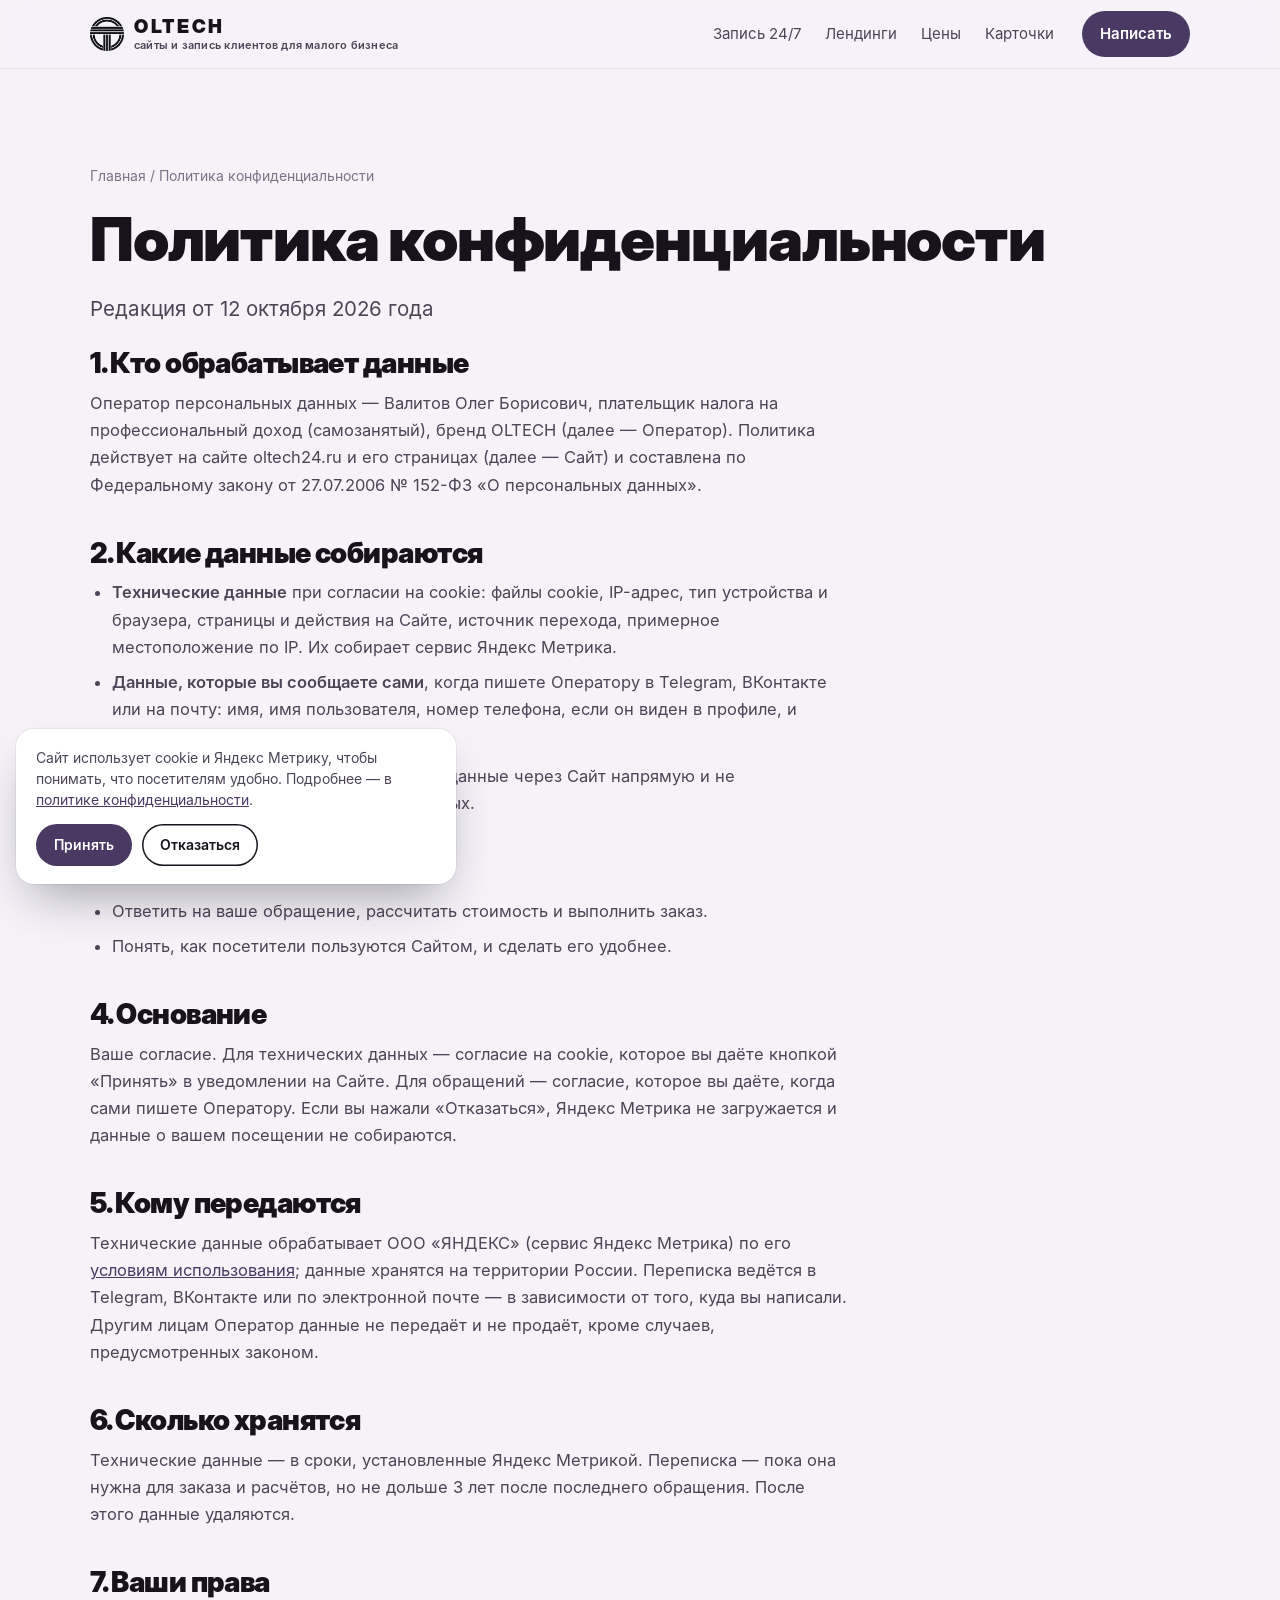
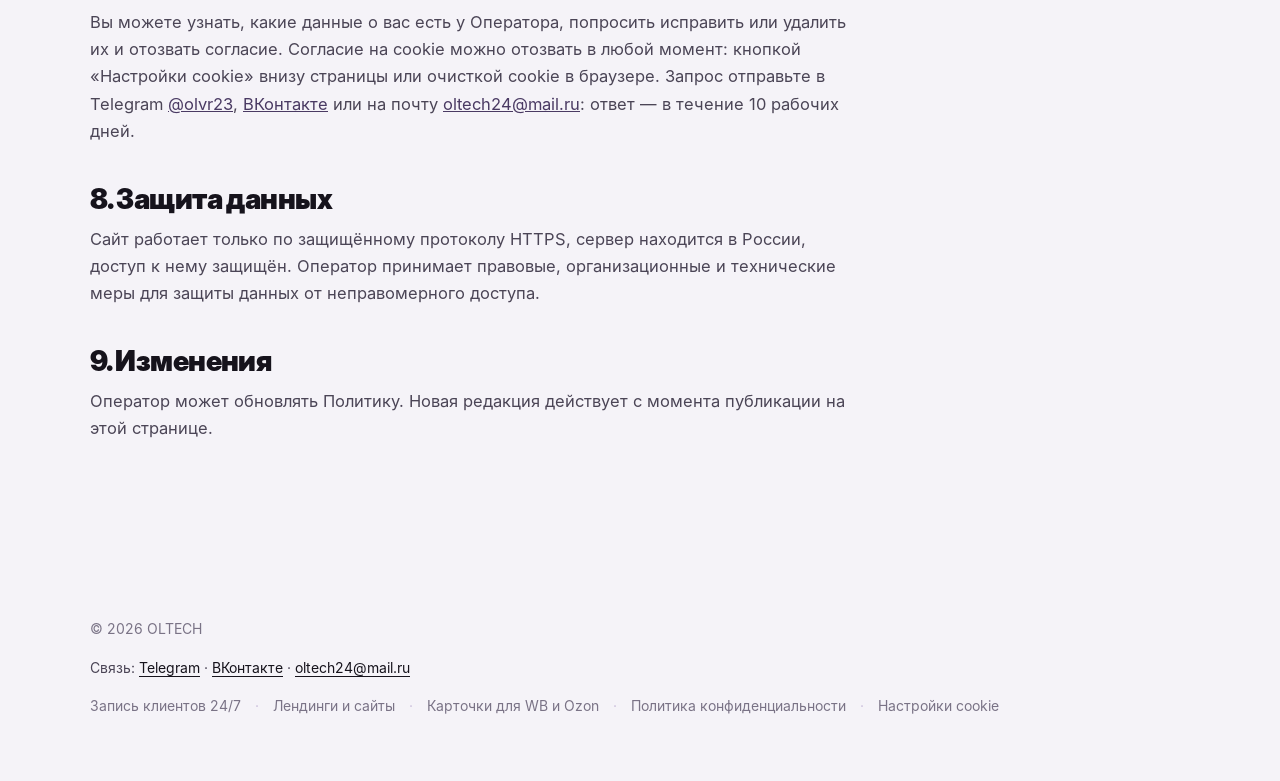
<file: privacy/index.html>
<!doctype html>
<html lang="ru">
<head>
<meta charset="utf-8"><meta http-equiv="Content-Security-Policy" content="default-src 'self'; script-src 'self' https://mc.yandex.ru https://yastatic.net; style-src 'self' 'unsafe-inline'; img-src 'self' data: https://mc.yandex.ru; font-src 'self'; connect-src 'self' https://mc.yandex.ru; frame-src blob: https://mc.yandex.ru; child-src blob: https://mc.yandex.ru; form-action 'self'; base-uri 'self'; object-src 'none'; upgrade-insecure-requests"><meta name="referrer" content="strict-origin-when-cross-origin">
<meta name="viewport" content="width=device-width, initial-scale=1">
<title>Политика конфиденциальности | OLTECH</title>
<meta name="description" content="Как сайт oltech24.ru обрабатывает персональные данные и файлы cookie.">
<link rel="canonical" href="https://oltech24.ru/privacy/">
<meta name="theme-color" content="#f5f3f8">
<link rel="icon" href="/favicon.png" type="image/png">
<link rel="stylesheet" href="/assets/css/style.css?v=21">
</head>
<body>
<a class="skip" href="#main">К содержанию</a>

<header class="top">
  <div class="wrap">
    <a class="brand" href="/" aria-label="OLTECH, на главную"><img src="/assets/img/logo.png" alt="" width="34" height="34"><span class="brand-t"><b>OLTECH</b><small>сайты и запись клиентов<br> для малого бизнеса</small></span></a>
    <nav class="nav" id="nav" aria-label="Разделы">
      <a href="/zapis/">Запись 24/7</a>
      <a href="/lendingi/">Лендинги</a>
      <a href="/ceny/">Цены</a>
      <a href="/kartochki/">Карточки</a>
    </nav>
    <a class="btn btn-main" data-contact="Здравствуйте! " href="https://t.me/olvr23">Написать</a>
    <button class="burger" type="button" aria-controls="nav" aria-expanded="false" aria-label="Меню"><span></span></button>
  </div>
</header>

<main id="main">
  <section class="page-hero" style="padding-bottom:24px">
    <div class="wrap">
      <p class="crumbs"><a href="/">Главная</a> / Политика конфиденциальности</p>
      <h1 style="font-size:clamp(34px,5vw,60px)">Политика конфиденциальности</h1>
      <p class="lead">Редакция от 12 октября 2026 года</p>
    </div>
  </section>

  <section class="blk" style="padding-top:0">
    <div class="wrap"><div class="prose">
      <h2>1. Кто обрабатывает данные</h2>
      <p>Оператор персональных данных — Валитов Олег Борисович, плательщик налога на профессиональный доход (самозанятый), бренд OLTECH (далее — Оператор). Политика действует на сайте oltech24.ru и его страницах (далее — Сайт) и составлена по Федеральному закону от 27.07.2006 № 152-ФЗ «О персональных данных».</p>

      <h2>2. Какие данные собираются</h2>
      <ul>
        <li><b>Технические данные</b> при согласии на cookie: файлы cookie, IP-адрес, тип устройства и браузера, страницы и действия на Сайте, источник перехода, примерное местоположение по IP. Их собирает сервис Яндекс Метрика.</li>
        <li><b>Данные, которые вы сообщаете сами</b>, когда пишете Оператору в Telegram, ВКонтакте или на почту: имя, имя пользователя, номер телефона, если он виден в профиле, и содержание сообщения.</li>
      </ul>
      <p>На Сайте нет форм: Оператор не собирает данные через Сайт напрямую и не обрабатывает специальные категории данных.</p>

      <h2>3. Зачем</h2>
      <ul>
        <li>Ответить на ваше обращение, рассчитать стоимость и выполнить заказ.</li>
        <li>Понять, как посетители пользуются Сайтом, и сделать его удобнее.</li>
      </ul>

      <h2>4. Основание</h2>
      <p>Ваше согласие. Для технических данных — согласие на cookie, которое вы даёте кнопкой «Принять» в уведомлении на Сайте. Для обращений — согласие, которое вы даёте, когда сами пишете Оператору. Если вы нажали «Отказаться», Яндекс Метрика не загружается и данные о вашем посещении не собираются.</p>

      <h2>5. Кому передаются</h2>
      <p>Технические данные обрабатывает ООО «ЯНДЕКС» (сервис Яндекс Метрика) по его <a href="https://yandex.ru/legal/metrica_termsofuse/" rel="noopener" target="_blank">условиям использования</a>; данные хранятся на территории России. Переписка ведётся в Telegram, ВКонтакте или по электронной почте — в зависимости от того, куда вы написали. Другим лицам Оператор данные не передаёт и не продаёт, кроме случаев, предусмотренных законом.</p>

      <h2>6. Сколько хранятся</h2>
      <p>Технические данные — в сроки, установленные Яндекс Метрикой. Переписка — пока она нужна для заказа и расчётов, но не дольше 3 лет после последнего обращения. После этого данные удаляются.</p>

      <h2>7. Ваши права</h2>
      <p>Вы можете узнать, какие данные о вас есть у Оператора, попросить исправить или удалить их и отозвать согласие. Согласие на cookie можно отозвать в любой момент: кнопкой «Настройки cookie» внизу страницы или очисткой cookie в браузере. Запрос отправьте в Telegram <a href="https://t.me/olvr23" rel="noopener" target="_blank">@olvr23</a>, <a href="https://vk.ru/id1036892390" rel="noopener" target="_blank">ВКонтакте</a> или на почту <a href="mailto:oltech24@mail.ru">oltech24@mail.ru</a>: ответ — в течение 10 рабочих дней.</p>

      <h2>8. Защита данных</h2>
      <p>Сайт работает только по защищённому протоколу HTTPS, сервер находится в России, доступ к нему защищён. Оператор принимает правовые, организационные и технические меры для защиты данных от неправомерного доступа.</p>

      <h2>9. Изменения</h2>
      <p>Оператор может обновлять Политику. Новая редакция действует с момента публикации на этой странице.</p>
    </div></div>
  </section>
</main>

<footer class="foot">
  <div class="wrap">
    <span>© <span id="year">2026</span> OLTECH</span>
    <span class="foot-contacts">Связь: <a href="https://t.me/olvr23" target="_blank" rel="noopener">Telegram</a> <span class="dot" aria-hidden="true">·</span> <a href="https://vk.ru/id1036892390" target="_blank" rel="noopener">ВКонтакте</a> <span class="dot" aria-hidden="true">·</span> <a href="mailto:oltech24@mail.ru">oltech24@mail.ru</a></span>
    <span class="foot-links"><a href="/zapis/">Запись клиентов 24/7</a> <span class="dot" aria-hidden="true">·</span> <a href="/lendingi/">Лендинги и сайты</a> <span class="dot" aria-hidden="true">·</span> <a href="/kartochki/">Карточки для WB и Ozon</a> <span class="dot" aria-hidden="true">·</span> <a href="/privacy/">Политика конфиденциальности</a> <span class="dot" aria-hidden="true">·</span> <button class="linkish" type="button" data-cookie-settings>Настройки cookie</button></span>
  </div>
</footer>
<button class="to-top" type="button" aria-label="Наверх"><svg viewBox="0 0 24 24" fill="none" stroke="currentColor" stroke-width="2.4" stroke-linecap="round" stroke-linejoin="round" aria-hidden="true"><path d="M12 19V5M5 12l7-7 7 7"/></svg></button>
<script src="/assets/js/metrika.js?v=7"></script>
<script src="/assets/js/main.js?v=7" defer></script>
</body>
</html>
</file>
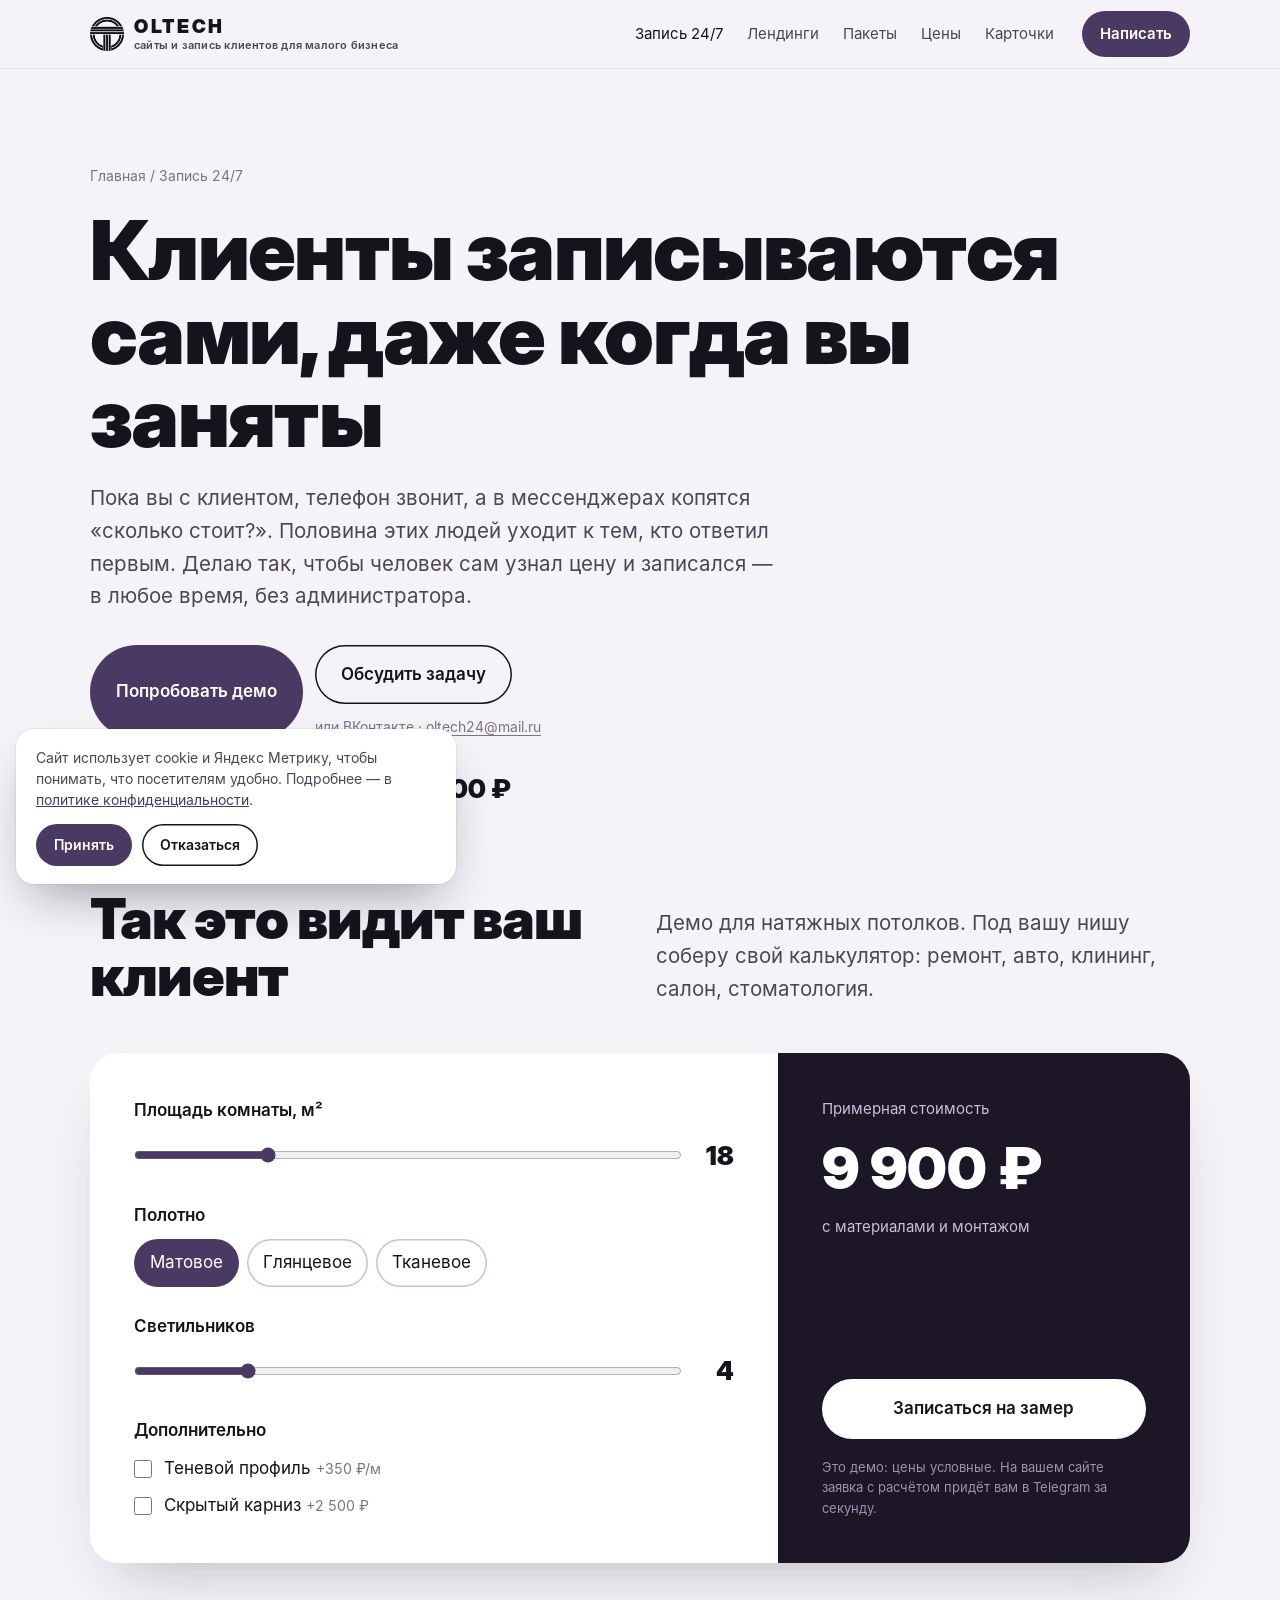
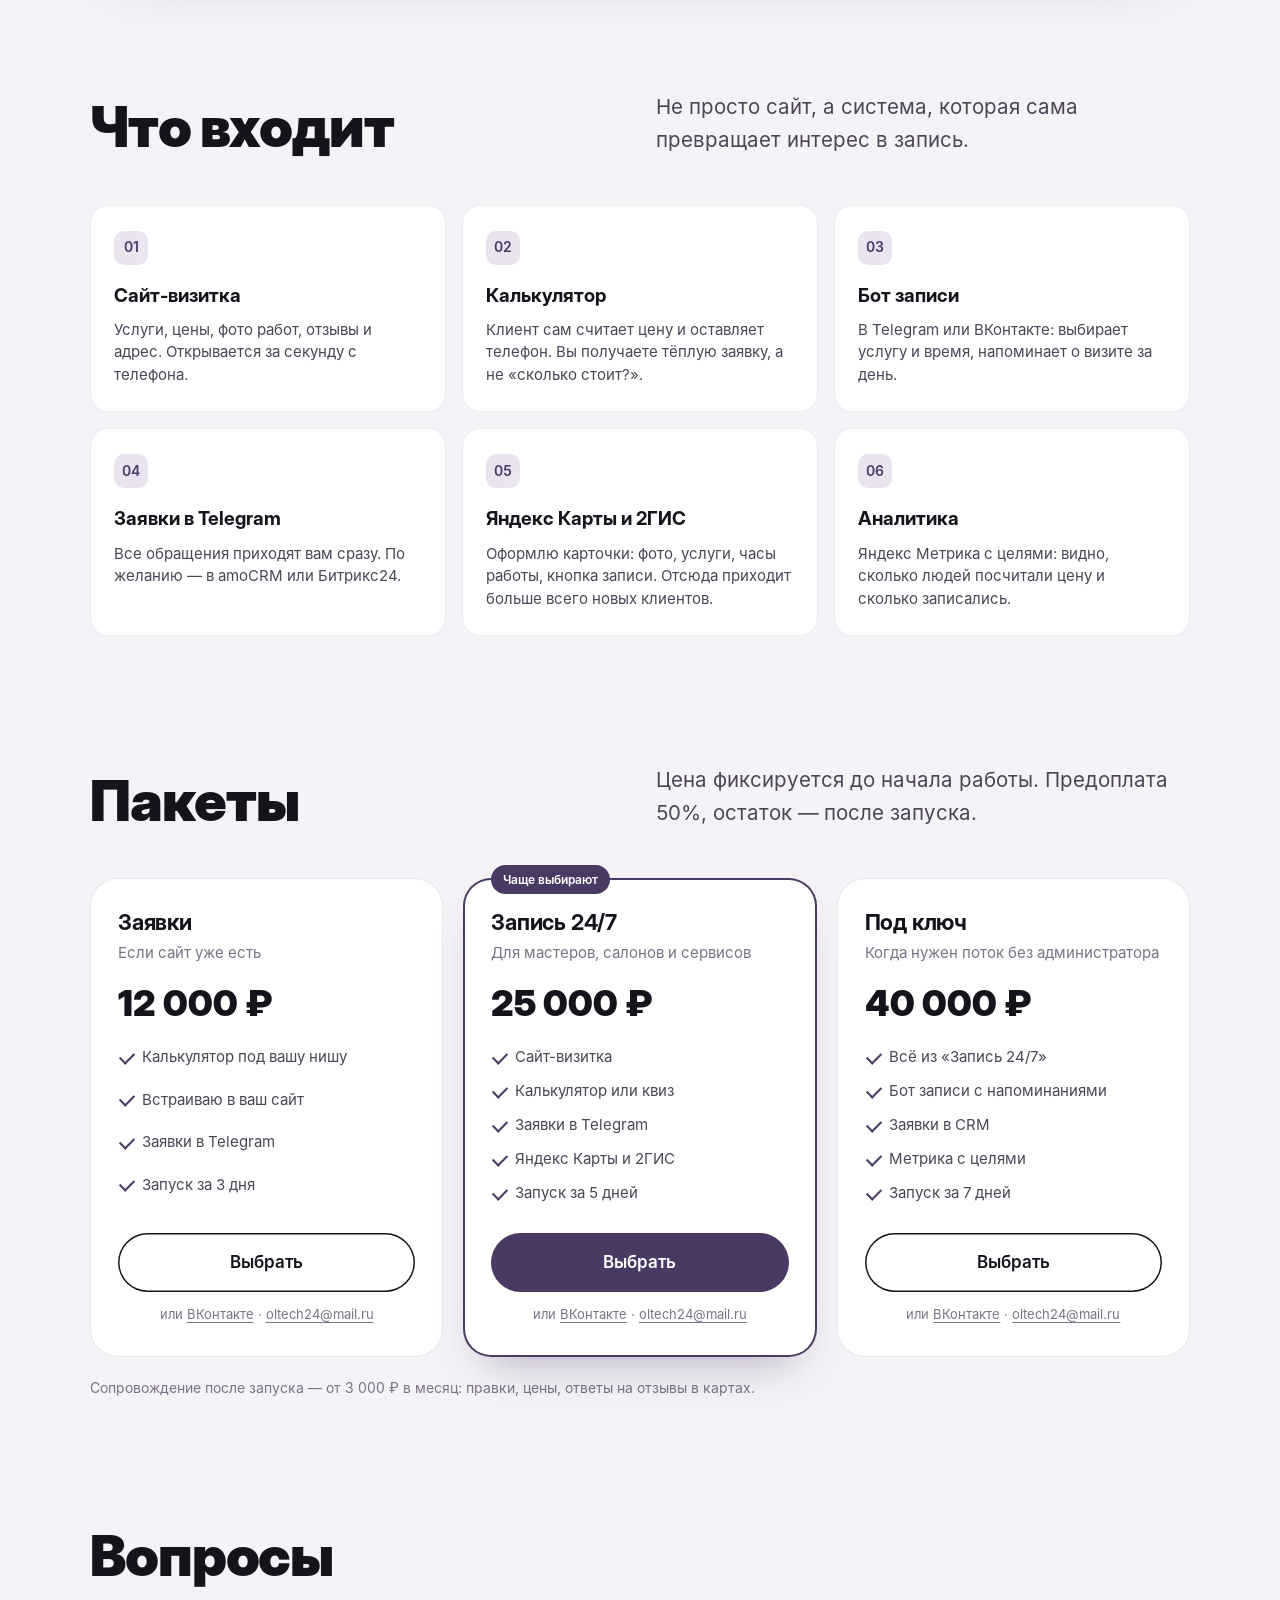
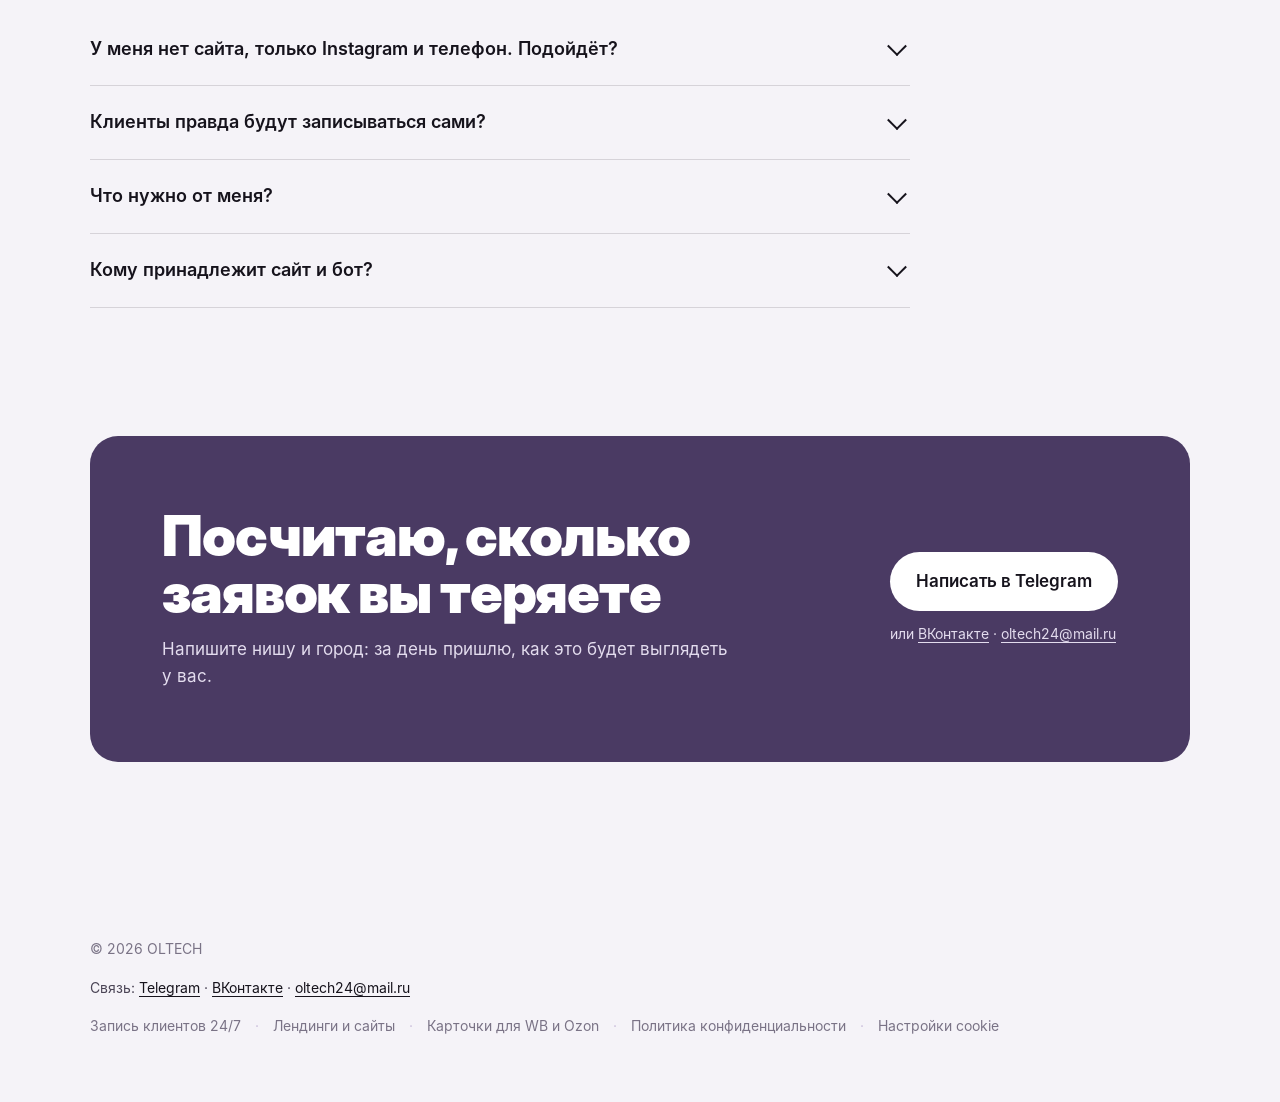
<file: zapis/index.html>
<!doctype html>
<html lang="ru">
<head>
<meta charset="utf-8"><meta http-equiv="Content-Security-Policy" content="default-src 'self'; script-src 'self' https://mc.yandex.ru https://yastatic.net; style-src 'self' 'unsafe-inline'; img-src 'self' data: https://mc.yandex.ru; font-src 'self'; connect-src 'self' https://mc.yandex.ru; frame-src blob: https://mc.yandex.ru; child-src blob: https://mc.yandex.ru; form-action 'self'; base-uri 'self'; object-src 'none'; upgrade-insecure-requests"><meta name="referrer" content="strict-origin-when-cross-origin">
<meta name="viewport" content="width=device-width, initial-scale=1">
<title>Запись клиентов 24/7: сайт, калькулятор и бот записи | OLTECH</title>
<meta name="description" content="Клиенты сами считают цену и записываются днём и ночью. Сайт-визитка, калькулятор, бот записи в Telegram и карточки в Яндекс Картах и 2ГИС. От 25 000 ₽.">
<link rel="canonical" href="https://oltech24.ru/zapis/">
<meta property="og:type" content="website">
<meta property="og:title" content="Запись клиентов 24/7 — OLTECH">
<meta property="og:description" content="Клиенты сами считают цену и записываются, пока вы работаете. От 25 000 ₽.">
<meta property="og:url" content="https://oltech24.ru/zapis/">
<meta property="og:image" content="https://oltech24.ru/og.jpg">
<meta name="theme-color" content="#f5f3f8">
<link rel="icon" href="/favicon.png" type="image/png">
<link rel="apple-touch-icon" href="/apple-touch-icon.png">
<link rel="preload" href="/assets/fonts/inter-display-900.woff" as="font" type="font/woff" crossorigin>
<link rel="stylesheet" href="/assets/css/style.css?v=21">
</head>
<body>
<a class="skip" href="#main">К содержанию</a>

<header class="top">
  <div class="wrap">
    <a class="brand" href="/" aria-label="OLTECH, на главную"><img src="/assets/img/logo.png" alt="" width="34" height="34"><span class="brand-t"><b>OLTECH</b><small>сайты и запись клиентов<br> для малого бизнеса</small></span></a>
    <nav class="nav" id="nav" aria-label="Разделы">
      <a href="/zapis/" aria-current="page">Запись 24/7</a>
      <a href="/lendingi/">Лендинги</a>
      <a href="#plans">Пакеты</a>
      <a href="/ceny/">Цены</a>
      <a href="/kartochki/">Карточки</a>
    </nav>
    <a class="btn btn-main" data-contact="Здравствуйте! Хочу запись клиентов 24/7." href="https://t.me/olvr23">Написать</a>
    <button class="burger" type="button" aria-controls="nav" aria-expanded="false" aria-label="Меню"><span></span></button>
  </div>
</header>

<main id="main">
  <section class="page-hero">
    <div class="wrap">
      <p class="crumbs"><a href="/">Главная</a> / Запись 24/7</p>
      <h1>Клиенты записываются сами, даже когда вы заняты</h1>
      <p class="lead">Пока вы с клиентом, телефон звонит, а в мессенджерах копятся «сколько стоит?». Половина этих людей уходит к тем, кто ответил первым. Делаю так, чтобы человек сам узнал цену и записался — в любое время, без администратора.</p>
      <div class="hero-cta">
        <a class="btn btn-main" href="#demo">Попробовать демо</a>
        <div class="cta-act"><a class="btn btn-line" data-contact="Здравствуйте! Хочу запись клиентов 24/7. Мой бизнес: " href="https://t.me/olvr23">Обсудить задачу</a><span class="alt-contact">или <a href="https://vk.ru/id1036892390" target="_blank" rel="noopener">ВКонтакте</a> · <a href="mailto:oltech24@mail.ru">oltech24@mail.ru</a></span></div>
      </div>
      <div class="hero-facts">
        <div><b>24/7</b>приём заявок</div>
        <div><b>5–7 дней</b>до запуска</div>
        <div><b>от 25 000 ₽</b>под ключ</div>
      </div>
    </div>
  </section>

  <section class="blk" id="demo" style="padding-top:0" aria-labelledby="demo-h">
    <div class="wrap">
      <div class="blk-head">
        <h2 id="demo-h">Так это видит ваш клиент</h2>
        <p class="lead">Демо для натяжных потолков. Под вашу нишу соберу свой калькулятор: ремонт, авто, клининг, салон, стоматология.</p>
      </div>
      <form class="calc" id="demo-calc">
        <div class="calc-in">
          <div class="field">
            <label for="d-area">Площадь комнаты, м²</label>
            <div class="range"><input type="range" id="d-area" min="5" max="60" step="1" value="18"><output id="d-area-out" for="d-area">18</output></div>
          </div>
          <fieldset class="field">
            <legend>Полотно</legend>
            <div class="seg">
              <input type="radio" name="d-type" id="d-mat" value="450" checked><label for="d-mat">Матовое</label>
              <input type="radio" name="d-type" id="d-gl" value="550"><label for="d-gl">Глянцевое</label>
              <input type="radio" name="d-type" id="d-tk" value="900"><label for="d-tk">Тканевое</label>
            </div>
          </fieldset>
          <div class="field">
            <label for="d-lamps">Светильников</label>
            <div class="range"><input type="range" id="d-lamps" min="0" max="20" step="1" value="4"><output id="d-lamps-out" for="d-lamps">4</output></div>
          </div>
          <fieldset class="field">
            <legend>Дополнительно</legend>
            <div class="checks">
              <label><input type="checkbox" id="d-shadow" data-label="теневой профиль"><span>Теневой профиль <small>+350 ₽/м</small></span></label>
              <label><input type="checkbox" id="d-curt" data-label="скрытый карниз"><span>Скрытый карниз <small>+2 500 ₽</small></span></label>
            </div>
          </fieldset>
        </div>
        <div class="calc-out" aria-live="polite">
          <span class="sum-label">Примерная стоимость</span>
          <span class="sum" id="d-sum">0 ₽</span>
          <span class="per">с материалами и монтажом</span>
          <a class="btn btn-main" id="d-send" href="https://t.me/olvr23" target="_blank" rel="noopener">Записаться на замер</a>
          <span class="calc-note">Это демо: цены условные. На вашем сайте заявка с расчётом придёт вам в Telegram за секунду.</span>
        </div>
      </form>
    </div>
  </section>

  <section class="blk" id="inside" style="padding-top:0" aria-labelledby="in-h">
    <div class="wrap">
      <div class="blk-head">
        <h2 id="in-h">Что входит</h2>
        <p class="lead">Не просто сайт, а система, которая сама превращает интерес в запись.</p>
      </div>
      <div class="lp-inside">
        <div><em>01</em><b>Сайт-визитка</b><p>Услуги, цены, фото работ, отзывы и адрес. Открывается за секунду с телефона.</p></div>
        <div><em>02</em><b>Калькулятор</b><p>Клиент сам считает цену и оставляет телефон. Вы получаете тёплую заявку, а не «сколько стоит?».</p></div>
        <div><em>03</em><b>Бот записи</b><p>В Telegram или ВКонтакте: выбирает услугу и время, напоминает о визите за день.</p></div>
        <div><em>04</em><b>Заявки в Telegram</b><p>Все обращения приходят вам сразу. По желанию — в amoCRM или Битрикс24.</p></div>
        <div><em>05</em><b>Яндекс Карты и 2ГИС</b><p>Оформлю карточки: фото, услуги, часы работы, кнопка записи. Отсюда приходит больше всего новых клиентов.</p></div>
        <div><em>06</em><b>Аналитика</b><p>Яндекс Метрика с целями: видно, сколько людей посчитали цену и сколько записались.</p></div>
      </div>
    </div>
  </section>

  <section class="blk" id="plans" style="padding-top:0" aria-labelledby="plans-h">
    <div class="wrap">
      <div class="blk-head">
        <h2 id="plans-h">Пакеты</h2>
        <p class="lead">Цена фиксируется до начала работы. Предоплата 50%, остаток — после запуска.</p>
      </div>
      <div class="plans">
        <article class="plan">
          <h3>Заявки</h3>
          <p class="plan-for">Если сайт уже есть</p>
          <p class="plan-price">12 000 ₽</p>
          <ul>
            <li>Калькулятор под вашу нишу</li>
            <li>Встраиваю в ваш сайт</li>
            <li>Заявки в Telegram</li>
            <li>Запуск за 3 дня</li>
          </ul>
          <a class="btn btn-line" data-contact="Здравствуйте! Интересует калькулятор на сайт (12 000 ₽). Мой сайт: " href="https://t.me/olvr23">Выбрать</a><span class="alt-contact">или <a href="https://vk.ru/id1036892390" target="_blank" rel="noopener">ВКонтакте</a> · <a href="mailto:oltech24@mail.ru">oltech24@mail.ru</a></span>
        </article>
        <article class="plan best">
          <span class="plan-tag">Чаще выбирают</span>
          <h3>Запись 24/7</h3>
          <p class="plan-for">Для мастеров, салонов и сервисов</p>
          <p class="plan-price">25 000 ₽</p>
          <ul>
            <li>Сайт-визитка</li>
            <li>Калькулятор или квиз</li>
            <li>Заявки в Telegram</li>
            <li>Яндекс Карты и 2ГИС</li>
            <li>Запуск за 5 дней</li>
          </ul>
          <a class="btn btn-main" data-contact="Здравствуйте! Интересует пакет «Запись 24/7» (25 000 ₽). Мой бизнес: " href="https://t.me/olvr23">Выбрать</a><span class="alt-contact">или <a href="https://vk.ru/id1036892390" target="_blank" rel="noopener">ВКонтакте</a> · <a href="mailto:oltech24@mail.ru">oltech24@mail.ru</a></span>
        </article>
        <article class="plan">
          <h3>Под ключ</h3>
          <p class="plan-for">Когда нужен поток без администратора</p>
          <p class="plan-price">40 000 ₽</p>
          <ul>
            <li>Всё из «Запись 24/7»</li>
            <li>Бот записи с напоминаниями</li>
            <li>Заявки в CRM</li>
            <li>Метрика с целями</li>
            <li>Запуск за 7 дней</li>
          </ul>
          <a class="btn btn-line" data-contact="Здравствуйте! Интересует пакет «Под ключ» (40 000 ₽). Мой бизнес: " href="https://t.me/olvr23">Выбрать</a><span class="alt-contact">или <a href="https://vk.ru/id1036892390" target="_blank" rel="noopener">ВКонтакте</a> · <a href="mailto:oltech24@mail.ru">oltech24@mail.ru</a></span>
        </article>
      </div>
      <p class="muted" style="margin-top:20px;font-size:14px">Сопровождение после запуска — от 3 000 ₽ в месяц: правки, цены, ответы на отзывы в картах.</p>
    </div>
  </section>

  <section class="blk" style="padding-top:0" aria-labelledby="faq-h">
    <div class="wrap">
      <h2 id="faq-h" style="margin-bottom:28px">Вопросы</h2>
      <div class="faq">
        <details><summary>У меня нет сайта, только Instagram и телефон. Подойдёт?</summary><p>Да, именно для этого пакет «Запись 24/7». Сделаю сайт с нуля и свяжу его с вашими соцсетями и картами.</p></details>
        <details><summary>Клиенты правда будут записываться сами?</summary><p>Часть — да, особенно вечером и ночью, когда вы не отвечаете. Остальные оставят телефон с уже посчитанной ценой, и разговор займёт минуту.</p></details>
        <details><summary>Что нужно от меня?</summary><p>Прайс, фото работ, адрес и часы работы. Тексты напишу сам.</p></details>
        <details><summary>Кому принадлежит сайт и бот?</summary><p>Вам. После запуска передаю все доступы.</p></details>
      </div>
    </div>
  </section>

  <section class="blk" style="padding-top:0">
    <div class="wrap">
      <div class="final">
        <div>
          <h2>Посчитаю, сколько заявок вы теряете</h2>
          <p>Напишите нишу и город: за день пришлю, как это будет выглядеть у вас.</p>
        </div>
        <div class="cta-act"><a class="btn btn-main" data-contact="Здравствуйте! Хочу запись клиентов 24/7. Ниша и город: " href="https://t.me/olvr23">Написать в Telegram</a><span class="alt-contact">или <a href="https://vk.ru/id1036892390" target="_blank" rel="noopener">ВКонтакте</a> · <a href="mailto:oltech24@mail.ru">oltech24@mail.ru</a></span></div>
      </div>
    </div>
  </section>
</main>

<footer class="foot">
  <div class="wrap">
    <span>© <span id="year">2026</span> OLTECH</span>
    <span class="foot-contacts">Связь: <a href="https://t.me/olvr23" target="_blank" rel="noopener">Telegram</a> <span class="dot" aria-hidden="true">·</span> <a href="https://vk.ru/id1036892390" target="_blank" rel="noopener">ВКонтакте</a> <span class="dot" aria-hidden="true">·</span> <a href="mailto:oltech24@mail.ru">oltech24@mail.ru</a></span>
    <span class="foot-links"><a href="/zapis/">Запись клиентов 24/7</a> <span class="dot" aria-hidden="true">·</span> <a href="/lendingi/">Лендинги и сайты</a> <span class="dot" aria-hidden="true">·</span> <a href="/kartochki/">Карточки для WB и Ozon</a> <span class="dot" aria-hidden="true">·</span> <a href="/privacy/">Политика конфиденциальности</a> <span class="dot" aria-hidden="true">·</span> <button class="linkish" type="button" data-cookie-settings>Настройки cookie</button></span>
  </div>
</footer>
<button class="to-top" type="button" aria-label="Наверх"><svg viewBox="0 0 24 24" fill="none" stroke="currentColor" stroke-width="2.4" stroke-linecap="round" stroke-linejoin="round" aria-hidden="true"><path d="M12 19V5M5 12l7-7 7 7"/></svg></button>
<script src="/assets/js/metrika.js?v=7"></script>
<script src="/assets/js/main.js?v=7" defer></script>
<script src="/assets/js/zapis.js?v=1" defer></script>
</body>
</html>
</file>
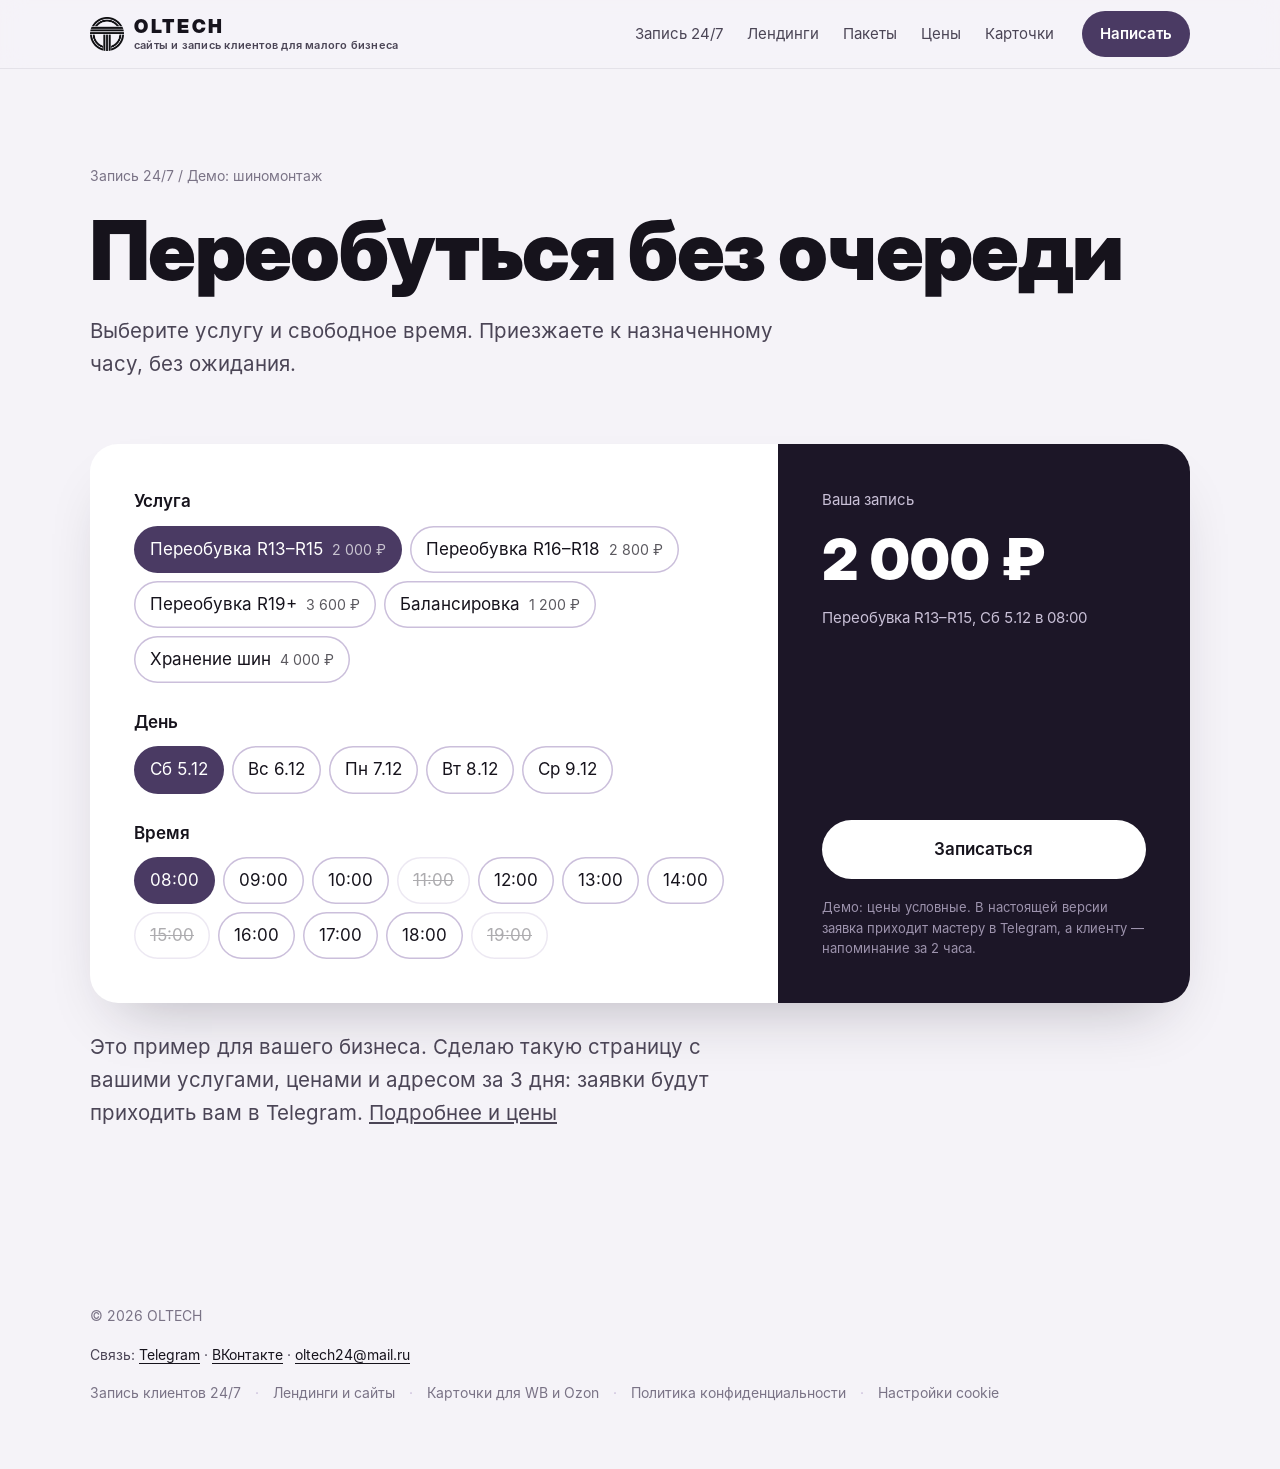
<file: demo/shiny/index.html>
<!doctype html>
<html lang="ru">
<head>
<meta charset="utf-8"><meta http-equiv="Content-Security-Policy" content="default-src 'self'; script-src 'self' https://mc.yandex.ru https://yastatic.net; style-src 'self' 'unsafe-inline'; img-src 'self' data: https://mc.yandex.ru; font-src 'self'; connect-src 'self' https://mc.yandex.ru; frame-src blob: https://mc.yandex.ru; child-src blob: https://mc.yandex.ru; form-action 'self'; base-uri 'self'; object-src 'none'; upgrade-insecure-requests"><meta name="referrer" content="strict-origin-when-cross-origin">
<meta name="robots" content="noindex">
<meta name="viewport" content="width=device-width, initial-scale=1">
<title>Шиномонтаж — демо онлайн-записи | OLTECH</title>
<meta name="description" content="Клиенты сами считают цену и записываются днём и ночью. Сайт-визитка, калькулятор, бот записи в Telegram и карточки в Яндекс Картах и 2ГИС. От 25 000 ₽.">
<link rel="canonical" href="https://oltech24.ru/demo/shiny/">
<meta property="og:type" content="website">
<meta property="og:title" content="Запись клиентов 24/7 — OLTECH">
<meta property="og:description" content="Клиенты сами считают цену и записываются, пока вы работаете. От 25 000 ₽.">
<meta property="og:url" content="https://oltech24.ru/zapis/">
<meta property="og:image" content="https://oltech24.ru/og.jpg">
<meta name="theme-color" content="#f5f3f8">
<link rel="icon" href="/favicon.png" type="image/png">
<link rel="apple-touch-icon" href="/apple-touch-icon.png">
<link rel="preload" href="/assets/fonts/inter-display-900.woff" as="font" type="font/woff" crossorigin>
<link rel="stylesheet" href="/assets/css/style.css?v=21">
</head>
<body>
<a class="skip" href="#main">К содержанию</a>

<header class="top">
  <div class="wrap">
    <a class="brand" href="/" aria-label="OLTECH, на главную"><img src="/assets/img/logo.png" alt="" width="34" height="34"><span class="brand-t"><b>OLTECH</b><small>сайты и запись клиентов<br> для малого бизнеса</small></span></a>
    <nav class="nav" id="nav" aria-label="Разделы">
      <a href="/zapis/">Запись 24/7</a>
      <a href="/lendingi/">Лендинги</a>
      <a href="#plans">Пакеты</a>
      <a href="/ceny/">Цены</a>
      <a href="/kartochki/">Карточки</a>
    </nav>
    <a class="btn btn-main" data-contact="Здравствуйте! Хочу запись клиентов 24/7." href="https://t.me/olvr23">Написать</a>
    <button class="burger" type="button" aria-controls="nav" aria-expanded="false" aria-label="Меню"><span></span></button>
  </div>
</header>

<main id="main">
  <section class="page-hero">
    <div class="wrap">
      <p class="crumbs"><a href="/zapis/">Запись 24/7</a> / Демо: шиномонтаж</p>
      <h1>Переобуться без очереди</h1>
      <p class="lead">Выберите услугу и свободное время. Приезжаете к назначенному часу, без ожидания.</p>
    </div>
  </section>
  <section class="blk" style="padding-top:0">
    <div class="wrap">
      <form class="calc" id="book" data-niche="шиномонтаж" data-slots="08:00,09:00,10:00,11:00,12:00,13:00,14:00,15:00,16:00,17:00,18:00,19:00">
        <div class="calc-in">
          <fieldset class="field"><legend>Услуга</legend><div class="seg seg-wrap"><input type="radio" name="b-svc" id="s0" value="2000" data-name="Переобувка R13–R15" checked><label for="s0">Переобувка R13–R15 <small>2 000 ₽</small></label><input type="radio" name="b-svc" id="s1" value="2800" data-name="Переобувка R16–R18"><label for="s1">Переобувка R16–R18 <small>2 800 ₽</small></label><input type="radio" name="b-svc" id="s2" value="3600" data-name="Переобувка R19+"><label for="s2">Переобувка R19+ <small>3 600 ₽</small></label><input type="radio" name="b-svc" id="s3" value="1200" data-name="Балансировка"><label for="s3">Балансировка <small>1 200 ₽</small></label><input type="radio" name="b-svc" id="s4" value="4000" data-name="Хранение шин"><label for="s4">Хранение шин <small>4 000 ₽</small></label></div></fieldset>
          <fieldset class="field"><legend>День</legend><div class="seg" id="b-days"></div></fieldset>
          <fieldset class="field"><legend>Время</legend><div class="seg seg-wrap" id="b-times"></div></fieldset>
        </div>
        <div class="calc-out" aria-live="polite">
          <span class="sum-label">Ваша запись</span>
          <span class="sum" id="b-sum">—</span>
          <span class="per" id="b-when"></span>
          <a class="btn btn-main" id="b-send" href="https://t.me/olvr23" target="_blank" rel="noopener">Записаться</a>
          <span class="calc-note">Демо: цены условные. В настоящей версии заявка приходит мастеру в Telegram, а клиенту — напоминание за 2 часа.</span>
        </div>
      </form>
      <p class="lead" style="margin-top:28px">Это пример для вашего бизнеса. Сделаю такую страницу с вашими услугами, ценами и адресом за 3 дня: заявки будут приходить вам в Telegram. <a href="/zapis/">Подробнее и цены</a></p>
    </div>
  </section>
</main>
<footer class="foot">
  <div class="wrap">
    <span>© <span id="year">2026</span> OLTECH</span>
    <span class="foot-contacts">Связь: <a href="https://t.me/olvr23" target="_blank" rel="noopener">Telegram</a> <span class="dot" aria-hidden="true">·</span> <a href="https://vk.ru/id1036892390" target="_blank" rel="noopener">ВКонтакте</a> <span class="dot" aria-hidden="true">·</span> <a href="mailto:oltech24@mail.ru">oltech24@mail.ru</a></span>
    <span class="foot-links"><a href="/zapis/">Запись клиентов 24/7</a> <span class="dot" aria-hidden="true">·</span> <a href="/lendingi/">Лендинги и сайты</a> <span class="dot" aria-hidden="true">·</span> <a href="/kartochki/">Карточки для WB и Ozon</a> <span class="dot" aria-hidden="true">·</span> <a href="/privacy/">Политика конфиденциальности</a> <span class="dot" aria-hidden="true">·</span> <button class="linkish" type="button" data-cookie-settings>Настройки cookie</button></span>
  </div>
</footer>
<button class="to-top" type="button" aria-label="Наверх"><svg viewBox="0 0 24 24" fill="none" stroke="currentColor" stroke-width="2.4" stroke-linecap="round" stroke-linejoin="round" aria-hidden="true"><path d="M12 19V5M5 12l7-7 7 7"/></svg></button>
<script src="/assets/js/metrika.js?v=7"></script>
<script src="/assets/js/main.js?v=7" defer></script>
<script src="/assets/js/demo-book.js?v=4" defer></script>
</body>
</html>
</file>
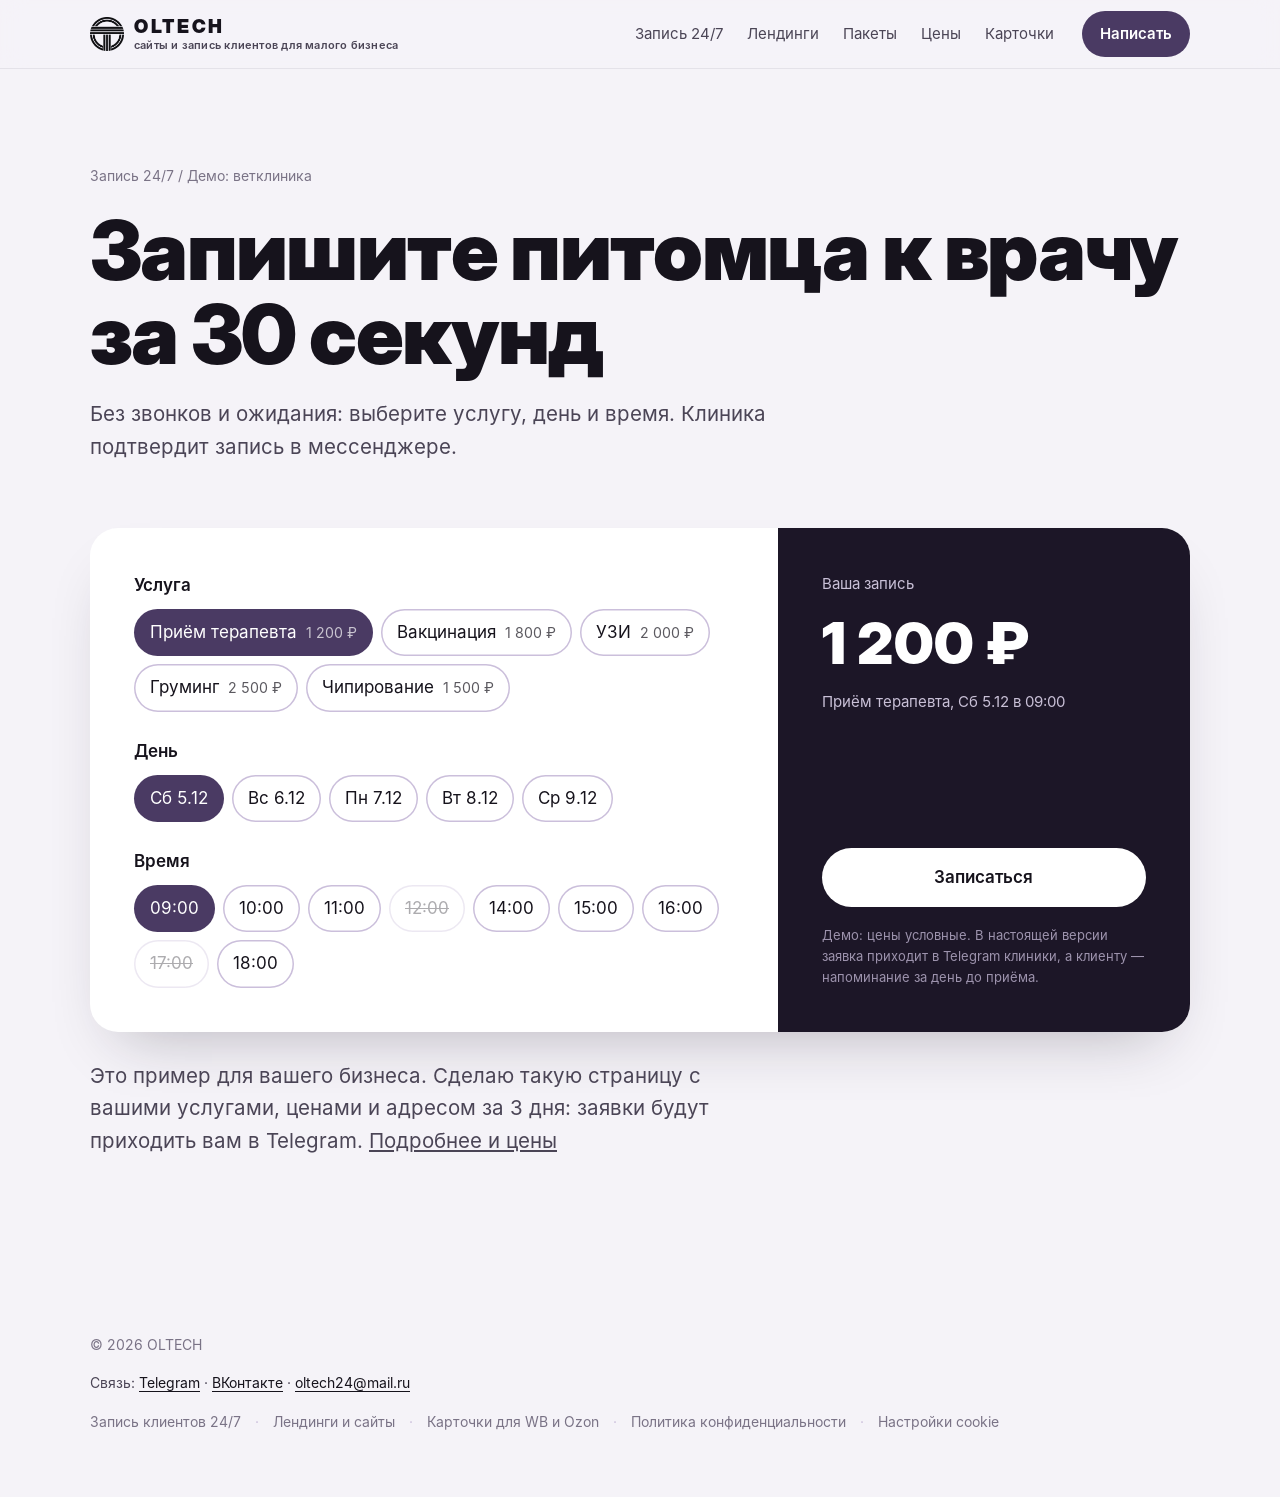
<file: demo/vet/index.html>
<!doctype html>
<html lang="ru">
<head>
<meta charset="utf-8"><meta http-equiv="Content-Security-Policy" content="default-src 'self'; script-src 'self' https://mc.yandex.ru https://yastatic.net; style-src 'self' 'unsafe-inline'; img-src 'self' data: https://mc.yandex.ru; font-src 'self'; connect-src 'self' https://mc.yandex.ru; frame-src blob: https://mc.yandex.ru; child-src blob: https://mc.yandex.ru; form-action 'self'; base-uri 'self'; object-src 'none'; upgrade-insecure-requests"><meta name="referrer" content="strict-origin-when-cross-origin">
<meta name="robots" content="noindex">
<meta name="viewport" content="width=device-width, initial-scale=1">
<title>Ветклиника — демо онлайн-записи | OLTECH</title>
<meta name="description" content="Клиенты сами считают цену и записываются днём и ночью. Сайт-визитка, калькулятор, бот записи в Telegram и карточки в Яндекс Картах и 2ГИС. От 25 000 ₽.">
<link rel="canonical" href="https://oltech24.ru/demo/vet/">
<meta property="og:type" content="website">
<meta property="og:title" content="Запись клиентов 24/7 — OLTECH">
<meta property="og:description" content="Клиенты сами считают цену и записываются, пока вы работаете. От 25 000 ₽.">
<meta property="og:url" content="https://oltech24.ru/zapis/">
<meta property="og:image" content="https://oltech24.ru/og.jpg">
<meta name="theme-color" content="#f5f3f8">
<link rel="icon" href="/favicon.png" type="image/png">
<link rel="apple-touch-icon" href="/apple-touch-icon.png">
<link rel="preload" href="/assets/fonts/inter-display-900.woff" as="font" type="font/woff" crossorigin>
<link rel="stylesheet" href="/assets/css/style.css?v=21">
</head>
<body>
<a class="skip" href="#main">К содержанию</a>

<header class="top">
  <div class="wrap">
    <a class="brand" href="/" aria-label="OLTECH, на главную"><img src="/assets/img/logo.png" alt="" width="34" height="34"><span class="brand-t"><b>OLTECH</b><small>сайты и запись клиентов<br> для малого бизнеса</small></span></a>
    <nav class="nav" id="nav" aria-label="Разделы">
      <a href="/zapis/">Запись 24/7</a>
      <a href="/lendingi/">Лендинги</a>
      <a href="#plans">Пакеты</a>
      <a href="/ceny/">Цены</a>
      <a href="/kartochki/">Карточки</a>
    </nav>
    <a class="btn btn-main" data-contact="Здравствуйте! Хочу запись клиентов 24/7." href="https://t.me/olvr23">Написать</a>
    <button class="burger" type="button" aria-controls="nav" aria-expanded="false" aria-label="Меню"><span></span></button>
  </div>
</header>

<main id="main">
  <section class="page-hero">
    <div class="wrap">
      <p class="crumbs"><a href="/zapis/">Запись 24/7</a> / Демо: ветклиника</p>
      <h1>Запишите питомца к врачу за 30 секунд</h1>
      <p class="lead">Без звонков и ожидания: выберите услугу, день и время. Клиника подтвердит запись в мессенджере.</p>
    </div>
  </section>
  <section class="blk" style="padding-top:0">
    <div class="wrap">
      <form class="calc" id="book" data-niche="ветклиника" data-slots="09:00,10:00,11:00,12:00,14:00,15:00,16:00,17:00,18:00">
        <div class="calc-in">
          <fieldset class="field"><legend>Услуга</legend><div class="seg seg-wrap"><input type="radio" name="b-svc" id="s0" value="1200" data-name="Приём терапевта" checked><label for="s0">Приём терапевта <small>1 200 ₽</small></label><input type="radio" name="b-svc" id="s1" value="1800" data-name="Вакцинация"><label for="s1">Вакцинация <small>1 800 ₽</small></label><input type="radio" name="b-svc" id="s2" value="2000" data-name="УЗИ"><label for="s2">УЗИ <small>2 000 ₽</small></label><input type="radio" name="b-svc" id="s3" value="2500" data-name="Груминг"><label for="s3">Груминг <small>2 500 ₽</small></label><input type="radio" name="b-svc" id="s4" value="1500" data-name="Чипирование"><label for="s4">Чипирование <small>1 500 ₽</small></label></div></fieldset>
          <fieldset class="field"><legend>День</legend><div class="seg" id="b-days"></div></fieldset>
          <fieldset class="field"><legend>Время</legend><div class="seg seg-wrap" id="b-times"></div></fieldset>
        </div>
        <div class="calc-out" aria-live="polite">
          <span class="sum-label">Ваша запись</span>
          <span class="sum" id="b-sum">—</span>
          <span class="per" id="b-when"></span>
          <a class="btn btn-main" id="b-send" href="https://t.me/olvr23" target="_blank" rel="noopener">Записаться</a>
          <span class="calc-note">Демо: цены условные. В настоящей версии заявка приходит в Telegram клиники, а клиенту — напоминание за день до приёма.</span>
        </div>
      </form>
      <p class="lead" style="margin-top:28px">Это пример для вашего бизнеса. Сделаю такую страницу с вашими услугами, ценами и адресом за 3 дня: заявки будут приходить вам в Telegram. <a href="/zapis/">Подробнее и цены</a></p>
    </div>
  </section>
</main>
<footer class="foot">
  <div class="wrap">
    <span>© <span id="year">2026</span> OLTECH</span>
    <span class="foot-contacts">Связь: <a href="https://t.me/olvr23" target="_blank" rel="noopener">Telegram</a> <span class="dot" aria-hidden="true">·</span> <a href="https://vk.ru/id1036892390" target="_blank" rel="noopener">ВКонтакте</a> <span class="dot" aria-hidden="true">·</span> <a href="mailto:oltech24@mail.ru">oltech24@mail.ru</a></span>
    <span class="foot-links"><a href="/zapis/">Запись клиентов 24/7</a> <span class="dot" aria-hidden="true">·</span> <a href="/lendingi/">Лендинги и сайты</a> <span class="dot" aria-hidden="true">·</span> <a href="/kartochki/">Карточки для WB и Ozon</a> <span class="dot" aria-hidden="true">·</span> <a href="/privacy/">Политика конфиденциальности</a> <span class="dot" aria-hidden="true">·</span> <button class="linkish" type="button" data-cookie-settings>Настройки cookie</button></span>
  </div>
</footer>
<button class="to-top" type="button" aria-label="Наверх"><svg viewBox="0 0 24 24" fill="none" stroke="currentColor" stroke-width="2.4" stroke-linecap="round" stroke-linejoin="round" aria-hidden="true"><path d="M12 19V5M5 12l7-7 7 7"/></svg></button>
<script src="/assets/js/metrika.js?v=7"></script>
<script src="/assets/js/main.js?v=7" defer></script>
<script src="/assets/js/demo-book.js?v=4" defer></script>
</body>
</html>
</file>
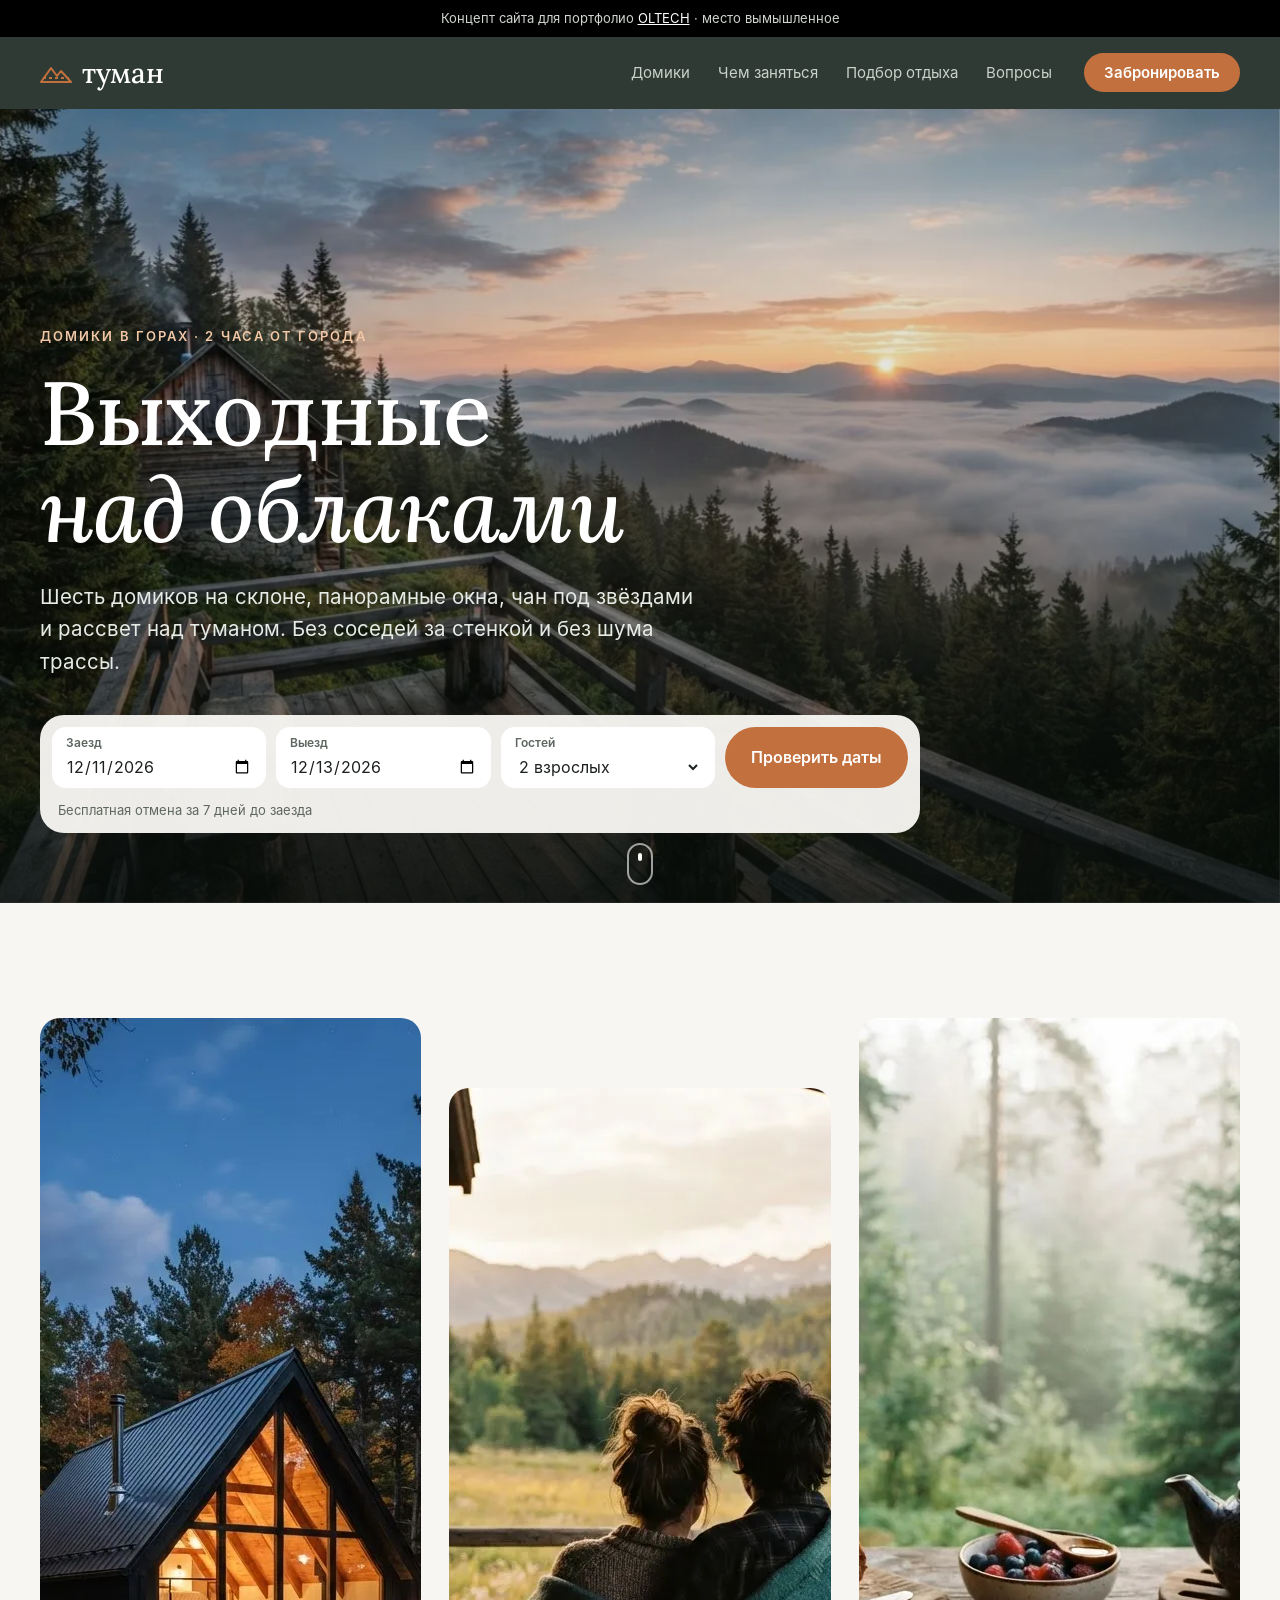
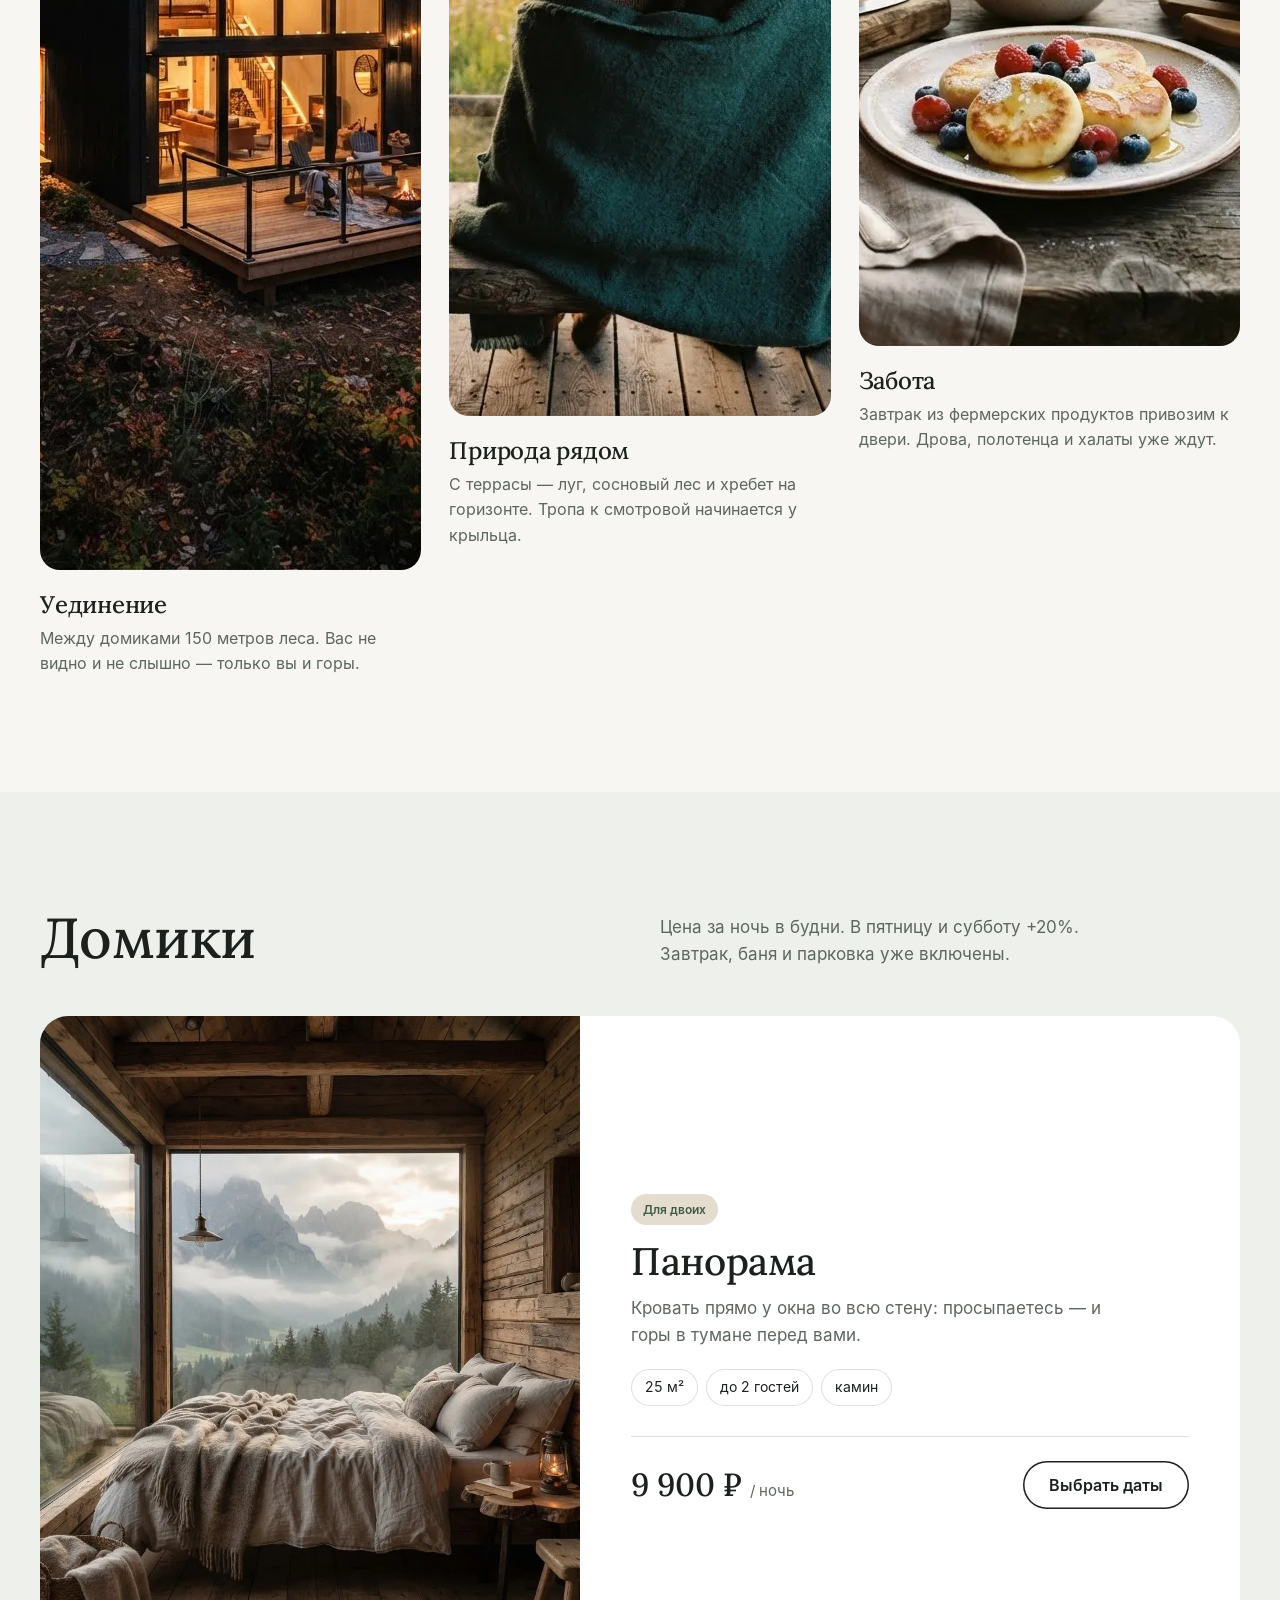
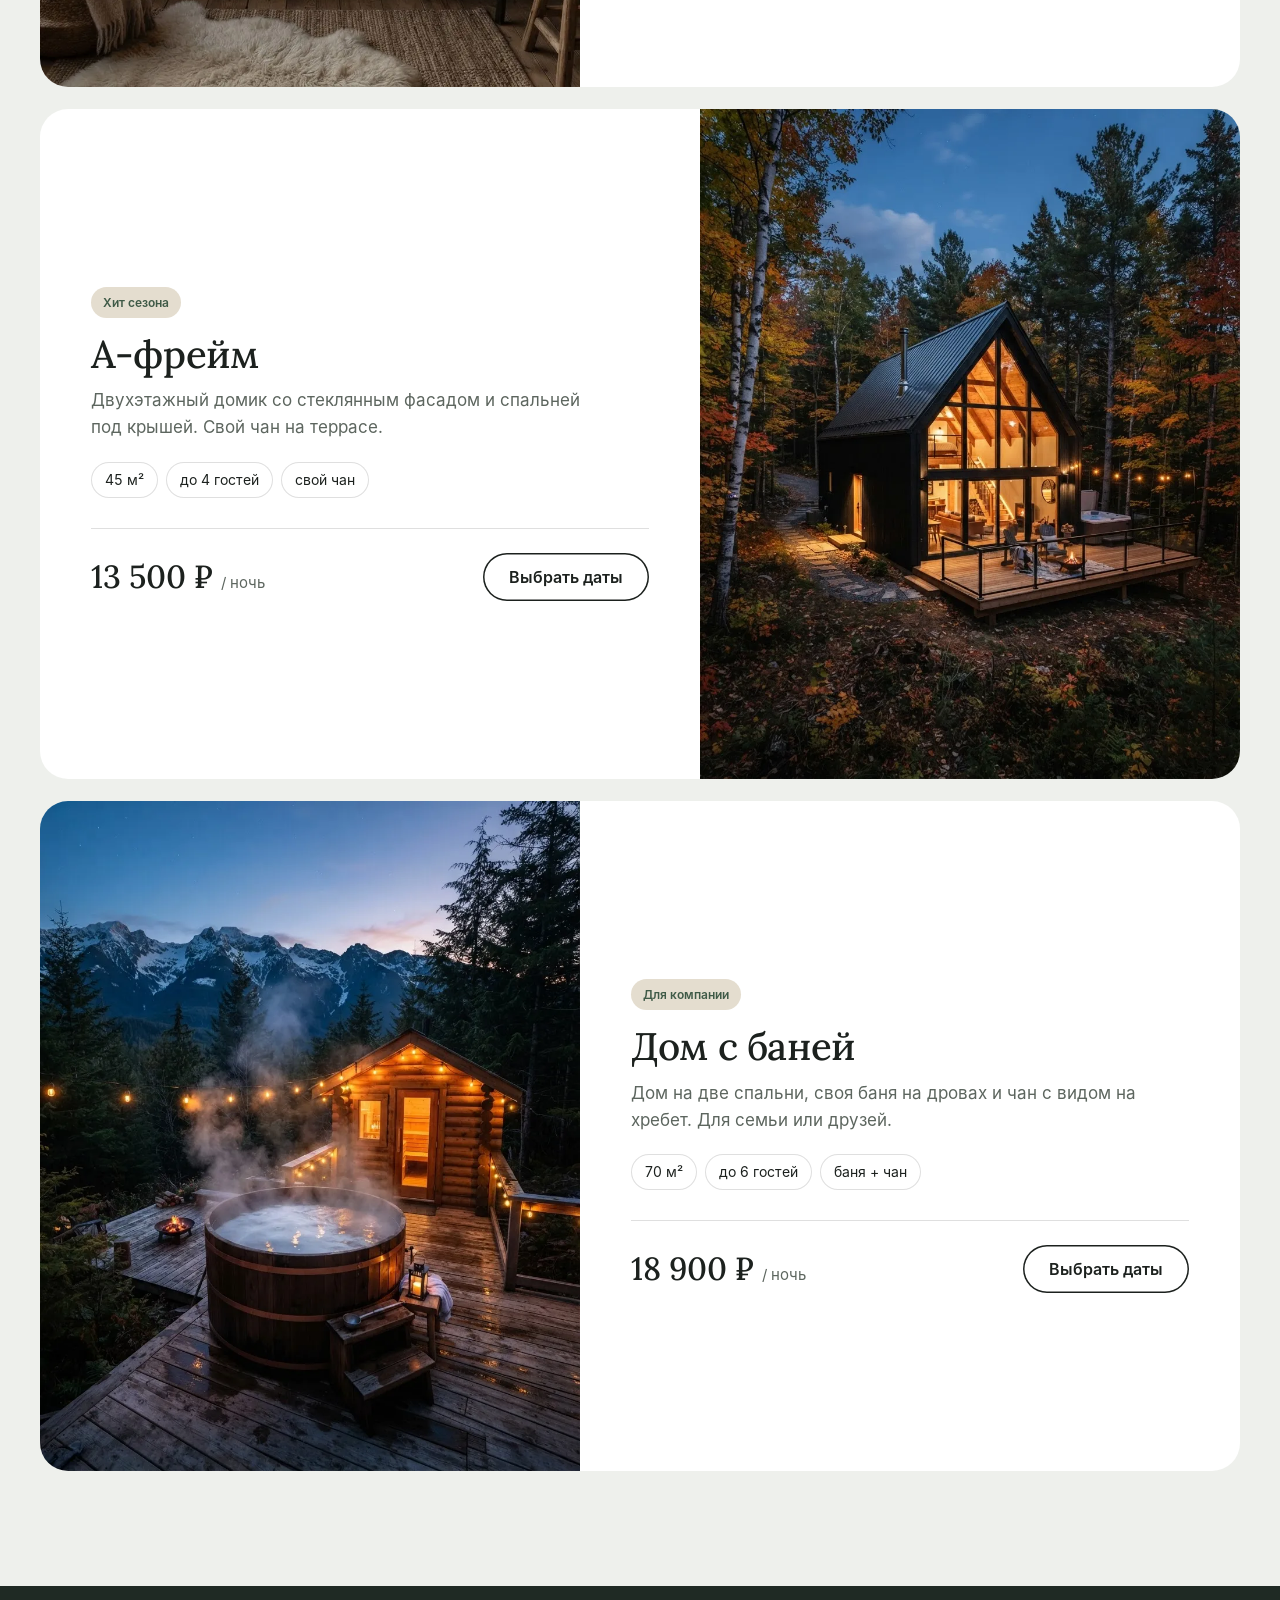
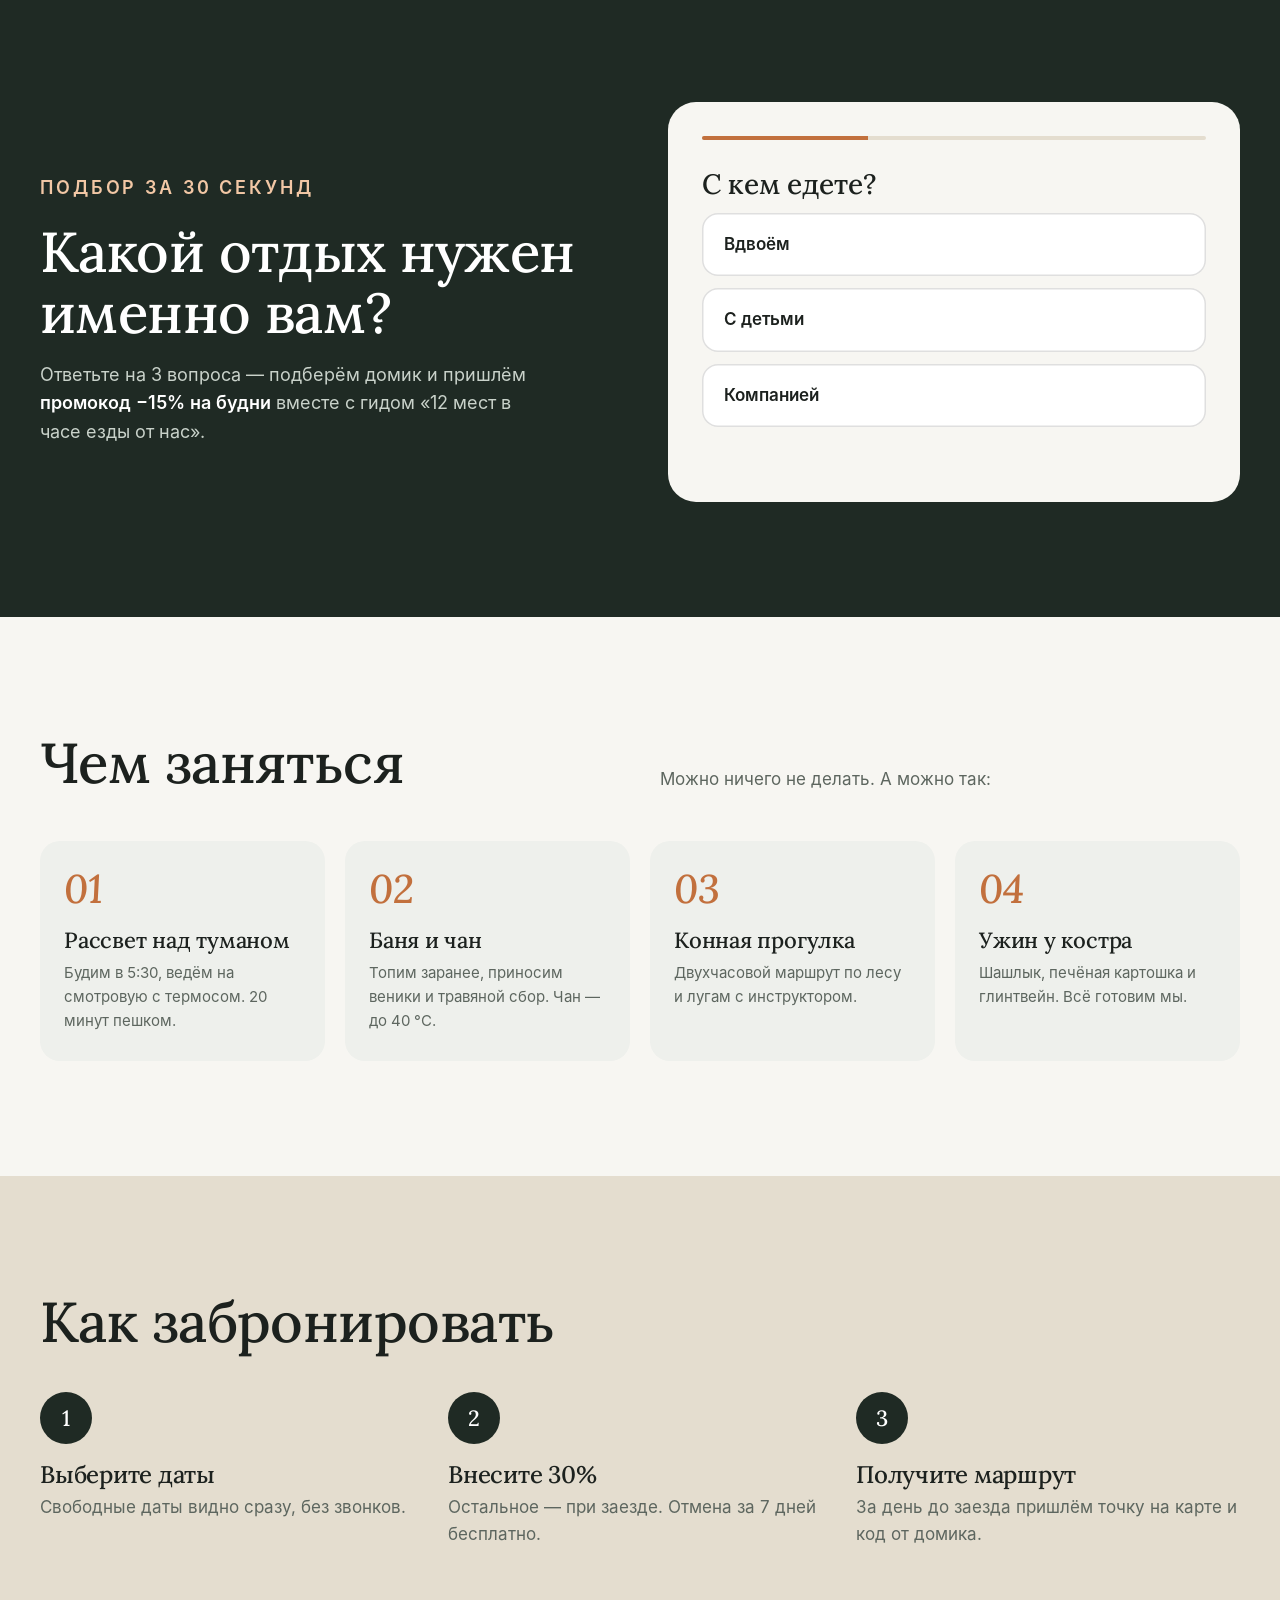
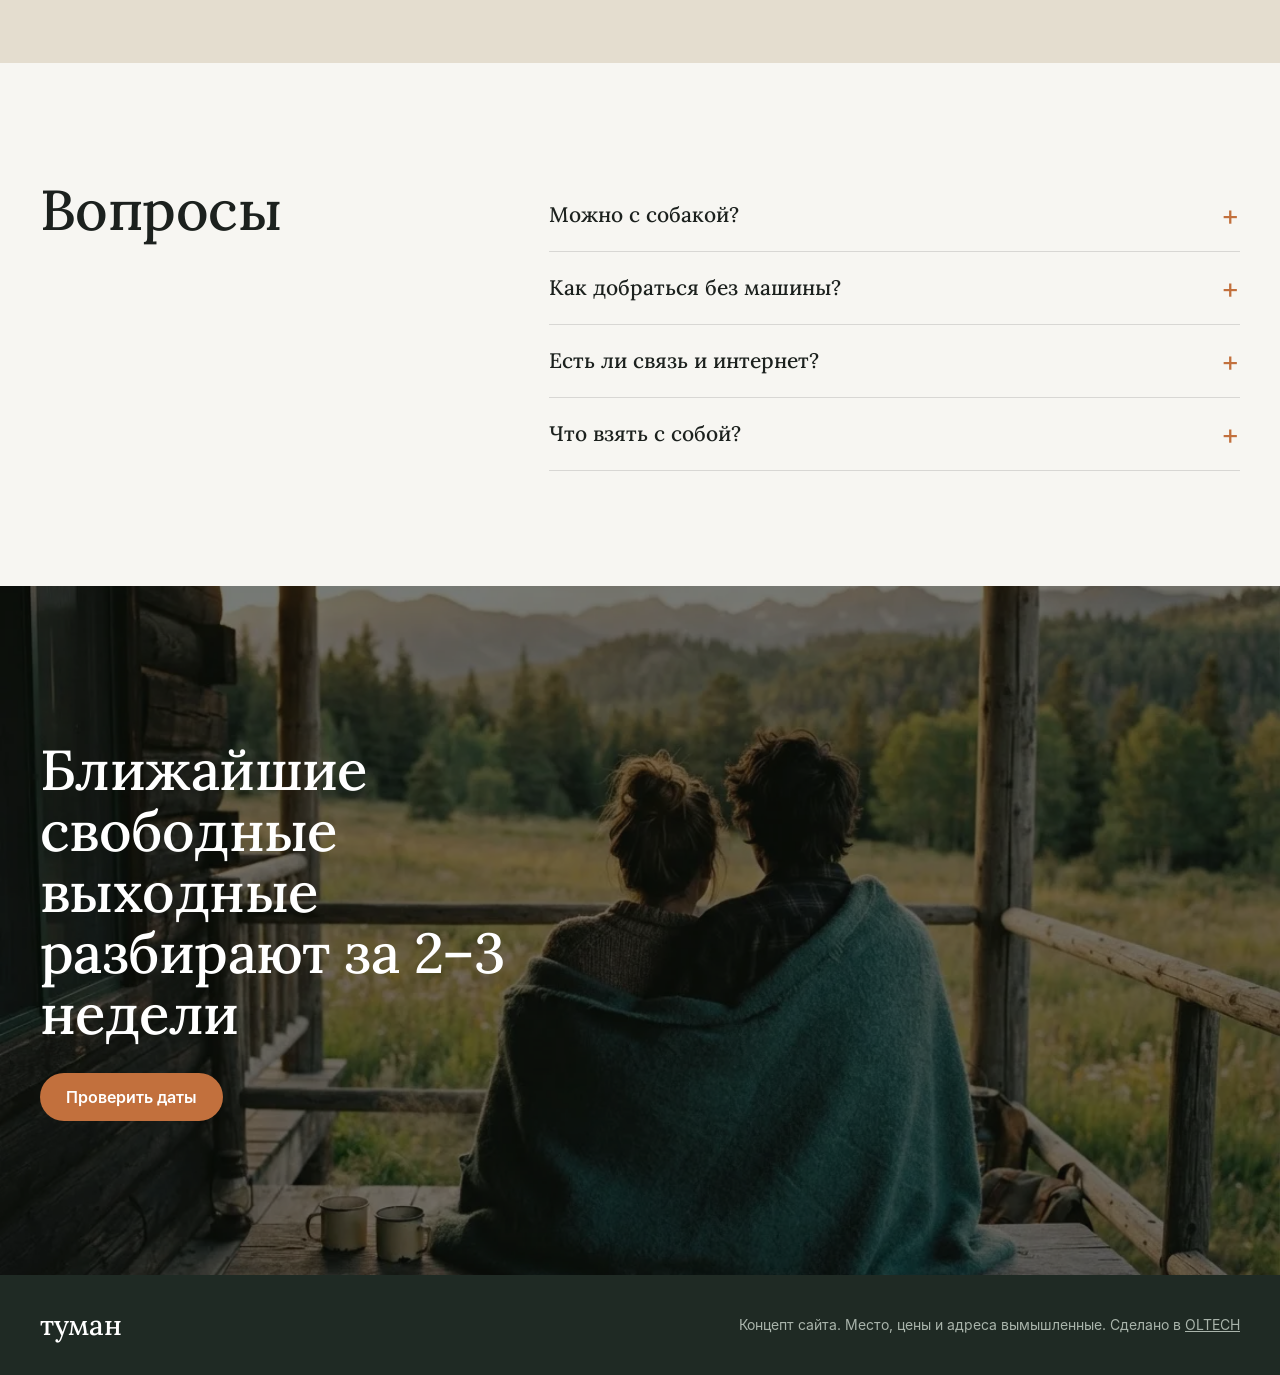
<file: portfolio/domiki/index.html>
<!doctype html>
<html lang="ru">
<head>
<meta charset="utf-8"><meta http-equiv="Content-Security-Policy" content="default-src 'self'; script-src 'self' https://mc.yandex.ru https://yastatic.net; style-src 'self' 'unsafe-inline'; img-src 'self' data: https://mc.yandex.ru; font-src 'self'; connect-src 'self' https://mc.yandex.ru; frame-src blob: https://mc.yandex.ru; child-src blob: https://mc.yandex.ru; form-action 'self'; base-uri 'self'; object-src 'none'; upgrade-insecure-requests"><meta name="referrer" content="strict-origin-when-cross-origin">
<meta name="viewport" content="width=device-width, initial-scale=1">
<title>Туман — домики над облаками · концепт OLTECH</title>
<meta name="description" content="Концепт сайта загородных домиков. Учебная работа OLTECH: место вымышленное.">
<meta name="robots" content="noindex">
<meta name="theme-color" content="#1f2a24">
<link rel="icon" href="/favicon.png" type="image/png">
<link rel="preload" href="fonts/lora.woff" as="font" type="font/woff" crossorigin>
<link rel="stylesheet" href="style.css?v=2">
</head>
<body>

<div class="concept">Концепт сайта для портфолио <a href="/">OLTECH</a> · место вымышленное</div>

<header class="hdr">
  <div class="wrap hdr-in">
    <a class="logo" href="#top"><svg viewBox="0 0 32 20" aria-hidden="true"><path d="M1 19 11 5l6 8 4-5 10 11Z" fill="none" stroke="currentColor" stroke-width="2" stroke-linejoin="round"/><path d="M3 15h26" stroke="currentColor" stroke-width="2" stroke-dasharray="3 3"/></svg>туман</a>
    <nav class="menu" id="menu" aria-label="Разделы">
      <a href="#houses">Домики</a>
      <a href="#do">Чем заняться</a>
      <a href="#quiz">Подбор отдыха</a>
      <a href="#faq">Вопросы</a>
    </nav>
    <a class="btn btn-ember hdr-cta" href="#book">Забронировать</a>
    <button class="burger" type="button" aria-controls="menu" aria-expanded="false" aria-label="Меню"><span></span></button>
  </div>
</header>

<main id="top">
  <section class="hero">
    <img class="hero-bg" src="img/hero.webp" alt="Терраса домика над туманом в долине на рассвете" width="1376" height="768">
    <div class="hero-shade"></div>
    <div class="wrap hero-in">
      <p class="eyebrow reveal">Домики в горах · 2 часа от города</p>
      <h1 class="reveal">Выходные <em>над&nbsp;облаками</em></h1>
      <p class="lead reveal">Шесть домиков на склоне, панорамные окна, чан под звёздами и рассвет над туманом. Без соседей за стенкой и без шума трассы.</p>
      <form class="book reveal" id="book">
        <label><span>Заезд</span><input type="date" name="in" required></label>
        <label><span>Выезд</span><input type="date" name="out" required></label>
        <label><span>Гостей</span>
          <select name="guests"><option>2 взрослых</option><option>2 взрослых + ребёнок</option><option>4 гостя</option></select>
        </label>
        <button class="btn btn-ember" type="submit">Проверить даты</button>
        <p class="book-note" id="bookNote" role="status">Бесплатная отмена за 7 дней до заезда</p>
      </form>
    </div>
    <a class="scroll" href="#why" aria-label="Листать вниз"><span></span></a>
  </section>

  <section class="sec why" id="why">
    <div class="wrap">
      <div class="why-grid">
        <article class="reveal"><img src="img/aframe.webp" alt="Домик A-frame со стеклянным фасадом в осеннем лесу" loading="lazy" width="928" height="1152"><h3>Уединение</h3><p>Между домиками 150 метров леса. Вас не видно и не слышно — только вы и горы.</p></article>
        <article class="reveal"><img src="img/couple.webp" alt="Пара в пледе на террасе домика смотрит на луг" loading="lazy" width="1152" height="928"><h3>Природа рядом</h3><p>С террасы — луг, сосновый лес и хребет на горизонте. Тропа к смотровой начинается у крыльца.</p></article>
        <article class="reveal"><img src="img/breakfast.webp" alt="Завтрак с сырниками и травяным чаем на террасе" loading="lazy" width="1152" height="928"><h3>Забота</h3><p>Завтрак из фермерских продуктов привозим к двери. Дрова, полотенца и халаты уже ждут.</p></article>
      </div>
    </div>
  </section>

  <section class="sec houses" id="houses">
    <div class="wrap">
      <div class="sec-head">
        <h2 class="reveal">Домики</h2>
        <p class="reveal">Цена за ночь в будни. В пятницу и субботу +20%. Завтрак, баня и парковка уже включены.</p>
      </div>
      <div class="house-list">
        <article class="house reveal">
          <div class="house-pic"><img src="img/window.webp" alt="Кровать у панорамного окна с видом на горы в тумане" loading="lazy" width="928" height="1152"></div>
          <div class="house-txt">
            <span class="tag">Для двоих</span>
            <h3>Панорама</h3>
            <p>Кровать прямо у окна во всю стену: просыпаетесь — и горы в тумане перед вами.</p>
            <ul><li>25 м²</li><li>до 2 гостей</li><li>камин</li></ul>
            <div class="house-buy"><b>9 900 ₽ <small>/ ночь</small></b><a class="btn btn-line" href="#book">Выбрать даты</a></div>
          </div>
        </article>
        <article class="house reveal">
          <div class="house-pic"><img src="img/aframe.webp" alt="Домик A-frame вечером в лесу" loading="lazy" width="928" height="1152"></div>
          <div class="house-txt">
            <span class="tag">Хит сезона</span>
            <h3>A-фрейм</h3>
            <p>Двухэтажный домик со стеклянным фасадом и спальней под крышей. Свой чан на террасе.</p>
            <ul><li>45 м²</li><li>до 4 гостей</li><li>свой чан</li></ul>
            <div class="house-buy"><b>13 500 ₽ <small>/ ночь</small></b><a class="btn btn-line" href="#book">Выбрать даты</a></div>
          </div>
        </article>
        <article class="house reveal">
          <div class="house-pic"><img src="img/chan.webp" alt="Чан с горячей водой у бани вечером" loading="lazy" width="928" height="1152"></div>
          <div class="house-txt">
            <span class="tag">Для компании</span>
            <h3>Дом с баней</h3>
            <p>Дом на две спальни, своя баня на дровах и чан с видом на хребет. Для семьи или друзей.</p>
            <ul><li>70 м²</li><li>до 6 гостей</li><li>баня + чан</li></ul>
            <div class="house-buy"><b>18 900 ₽ <small>/ ночь</small></b><a class="btn btn-line" href="#book">Выбрать даты</a></div>
          </div>
        </article>
      </div>
    </div>
  </section>

  <section class="sec quiz-sec" id="quiz">
    <div class="wrap quiz-wrap">
      <div class="quiz-intro reveal">
        <p class="eyebrow">Подбор за 30 секунд</p>
        <h2>Какой отдых нужен именно вам?</h2>
        <p>Ответьте на 3 вопроса — подберём домик и пришлём <b>промокод −15% на будни</b> вместе с гидом «12 мест в часе езды от нас».</p>
      </div>
      <form class="quiz reveal" id="quizForm">
        <div class="q-progress"><span id="qBar"></span></div>
        <fieldset class="q on" data-step="1">
          <legend>С кем едете?</legend>
          <label><input type="radio" name="who" value="pair"><span>Вдвоём</span></label>
          <label><input type="radio" name="who" value="family"><span>С детьми</span></label>
          <label><input type="radio" name="who" value="friends"><span>Компанией</span></label>
        </fieldset>
        <fieldset class="q" data-step="2">
          <legend>Что важнее всего?</legend>
          <label><input type="radio" name="want" value="view"><span>Вид из окна</span></label>
          <label><input type="radio" name="want" value="spa"><span>Баня и чан</span></label>
          <label><input type="radio" name="want" value="active"><span>Прогулки и активности</span></label>
        </fieldset>
        <fieldset class="q" data-step="3">
          <legend>Когда хотите поехать?</legend>
          <label><input type="radio" name="when" value="weekday"><span>В будни — тише и дешевле</span></label>
          <label><input type="radio" name="when" value="weekend"><span>В выходные</span></label>
          <label><input type="radio" name="when" value="any"><span>Пока не знаю</span></label>
        </fieldset>
        <div class="q q-result" data-step="4">
          <p class="eyebrow">Вам подойдёт</p>
          <h3 id="qHouse">Панорама</h3>
          <p id="qWhy">Домик для двоих с кроватью у панорамного окна.</p>
          <div class="promo"><span>Ваш промокод</span><b>БУДНИ15</b></div>
          <a class="btn btn-ember wide" id="qSend" href="#book">Получить гид и промокод в Telegram</a>
          <p class="book-note">Демо-версия: сообщения не отправляются</p>
        </div>
      </form>
    </div>
  </section>

  <section class="sec" id="do">
    <div class="wrap">
      <div class="sec-head">
        <h2 class="reveal">Чем заняться</h2>
        <p class="reveal">Можно ничего не делать. А можно так:</p>
      </div>
      <ul class="acts">
        <li class="reveal"><b>01</b><h3>Рассвет над туманом</h3><p>Будим в 5:30, ведём на смотровую с термосом. 20 минут пешком.</p></li>
        <li class="reveal"><b>02</b><h3>Баня и чан</h3><p>Топим заранее, приносим веники и травяной сбор. Чан — до 40 °C.</p></li>
        <li class="reveal"><b>03</b><h3>Конная прогулка</h3><p>Двухчасовой маршрут по лесу и лугам с инструктором.</p></li>
        <li class="reveal"><b>04</b><h3>Ужин у костра</h3><p>Шашлык, печёная картошка и глинтвейн. Всё готовим мы.</p></li>
      </ul>
    </div>
  </section>

  <section class="sec steps-sec">
    <div class="wrap">
      <h2 class="reveal">Как забронировать</h2>
      <ol class="steps">
        <li class="reveal"><span>1</span><h3>Выберите даты</h3><p>Свободные даты видно сразу, без звонков.</p></li>
        <li class="reveal"><span>2</span><h3>Внесите 30%</h3><p>Остальное — при заезде. Отмена за 7 дней бесплатно.</p></li>
        <li class="reveal"><span>3</span><h3>Получите маршрут</h3><p>За день до заезда пришлём точку на карте и код от домика.</p></li>
      </ol>
    </div>
  </section>

  <section class="sec" id="faq">
    <div class="wrap faq-wrap">
      <h2 class="reveal">Вопросы</h2>
      <div class="faq">
        <details class="reveal"><summary>Можно с собакой?</summary><p>Да, в домике «Панорама» и «Дом с баней». Залог 3 000 ₽ возвращаем при выезде.</p></details>
        <details class="reveal"><summary>Как добраться без машины?</summary><p>Встретим на станции электрички — трансфер 1 500 ₽ в одну сторону.</p></details>
        <details class="reveal"><summary>Есть ли связь и интернет?</summary><p>Мобильная связь ловит, в каждом домике есть Wi-Fi. Но многие специально его не включают.</p></details>
        <details class="reveal"><summary>Что взять с собой?</summary><p>Тёплую одежду и удобную обувь. Постельное, полотенца, халаты, посуда и дрова уже есть.</p></details>
      </div>
    </div>
  </section>

  <section class="final">
    <img src="img/couple.webp" alt="" loading="lazy" width="1152" height="928">
    <div class="final-shade"></div>
    <div class="wrap final-in">
      <h2 class="reveal">Ближайшие свободные выходные разбирают за 2–3 недели</h2>
      <a class="btn btn-ember reveal" href="#book">Проверить даты</a>
    </div>
  </section>
</main>

<footer class="ftr">
  <div class="wrap ftr-in">
    <span class="logo">туман</span>
    <span>Концепт сайта. Место, цены и адреса вымышленные. Сделано в <a href="/">OLTECH</a></span>
  </div>
</footer>
<script src="script.js?v=2" defer></script>
</body>
</html>
</file>
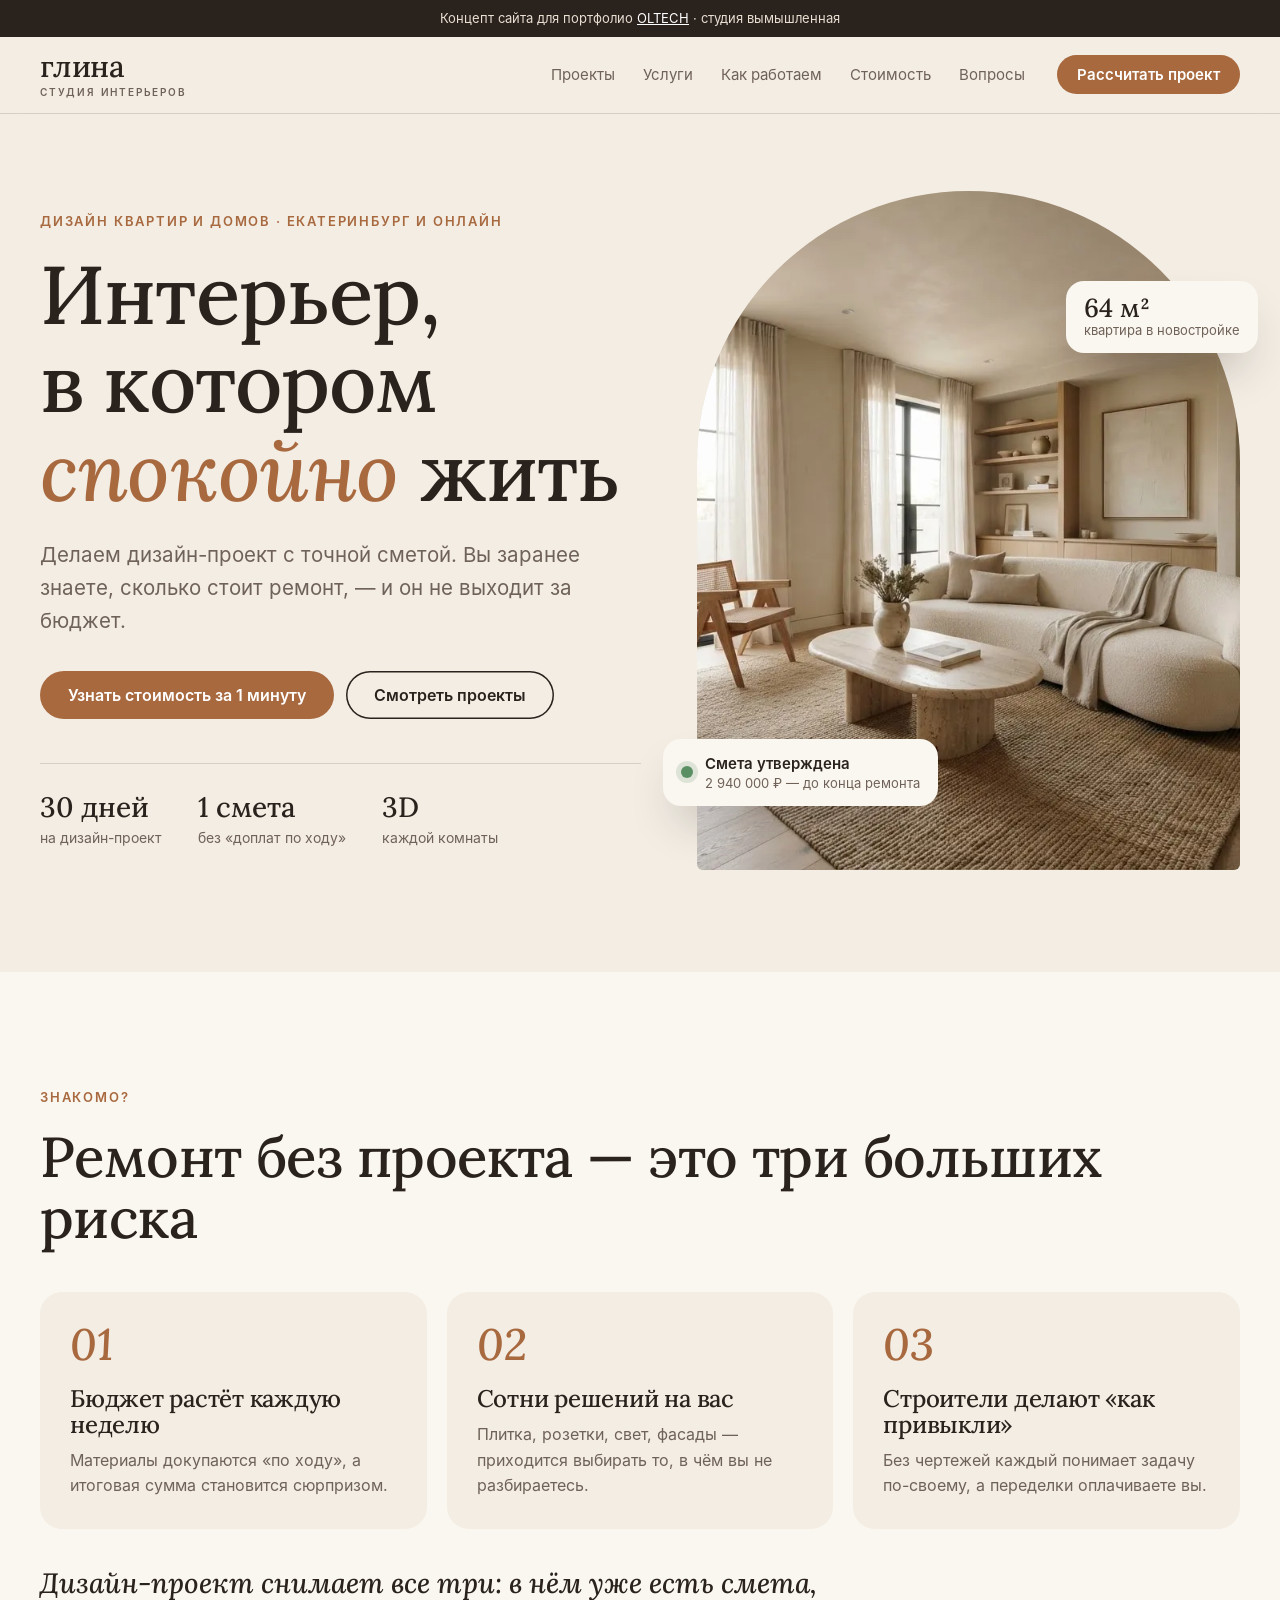
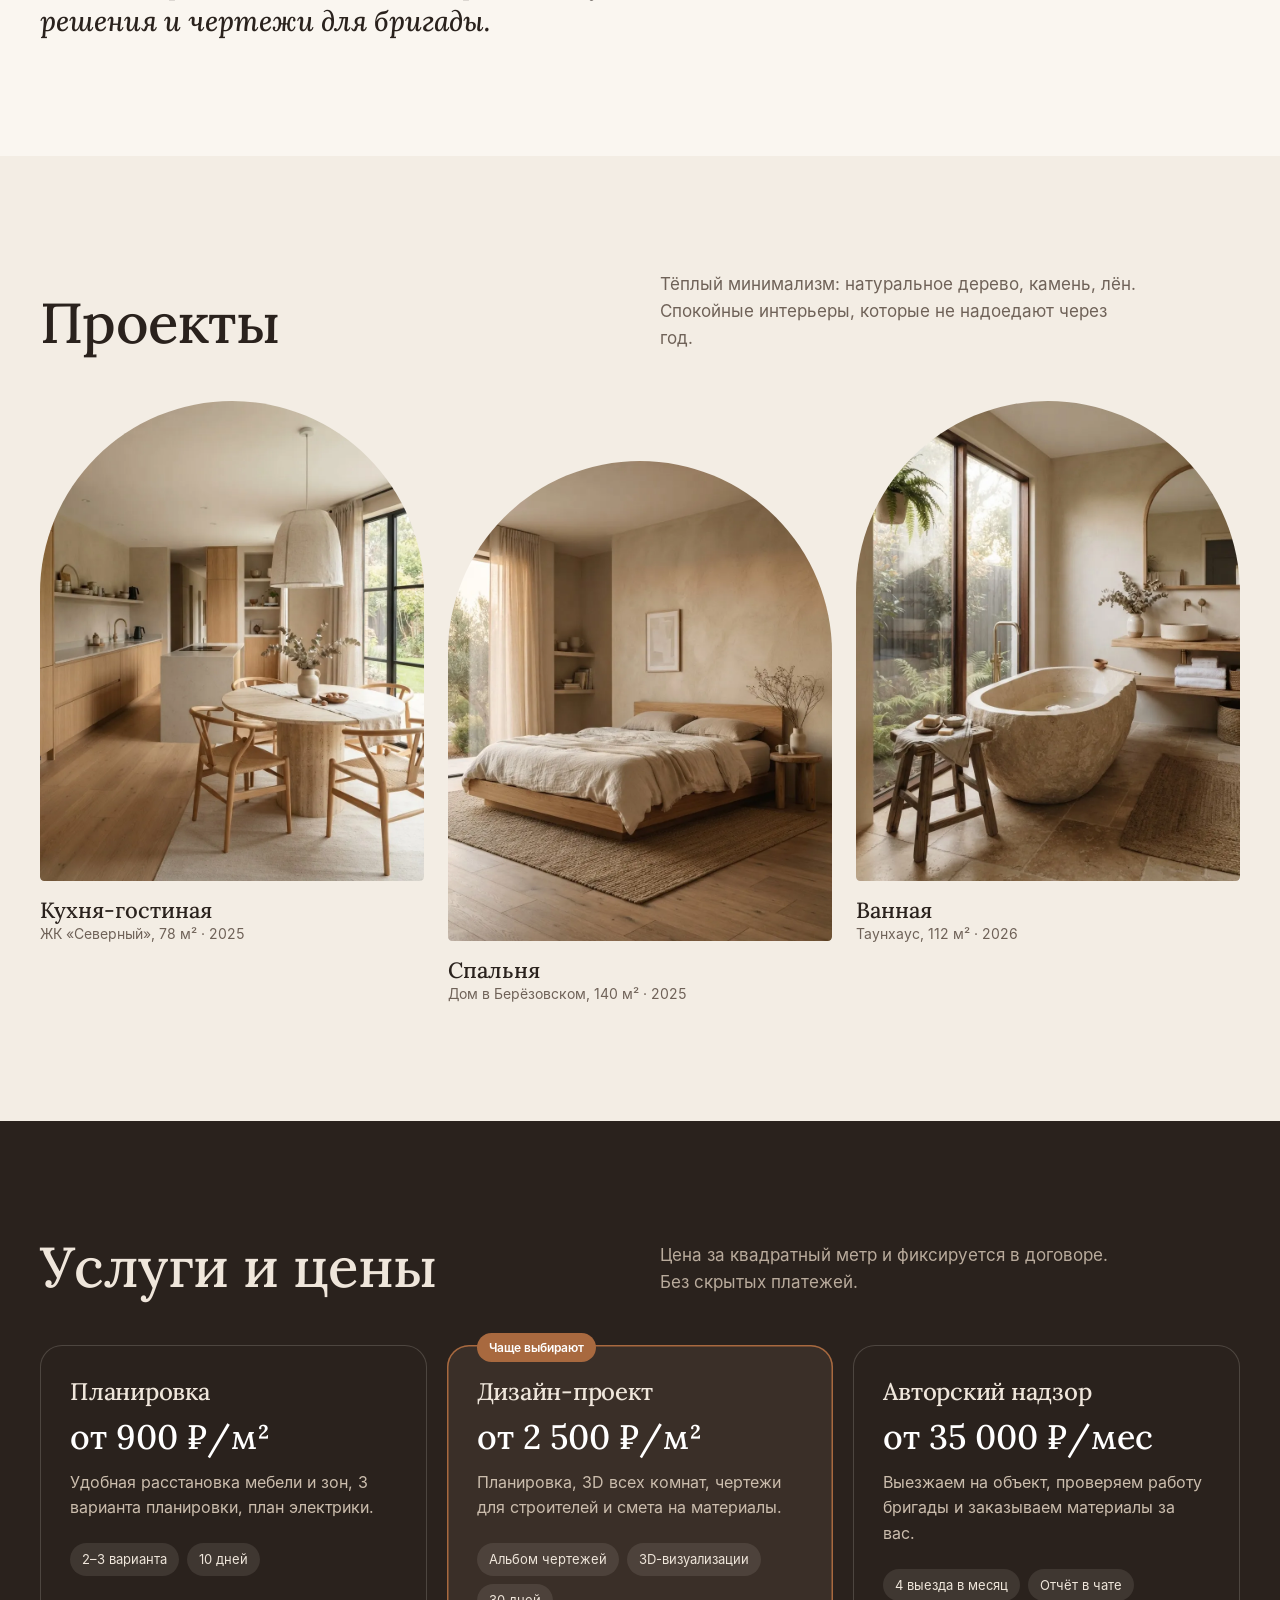
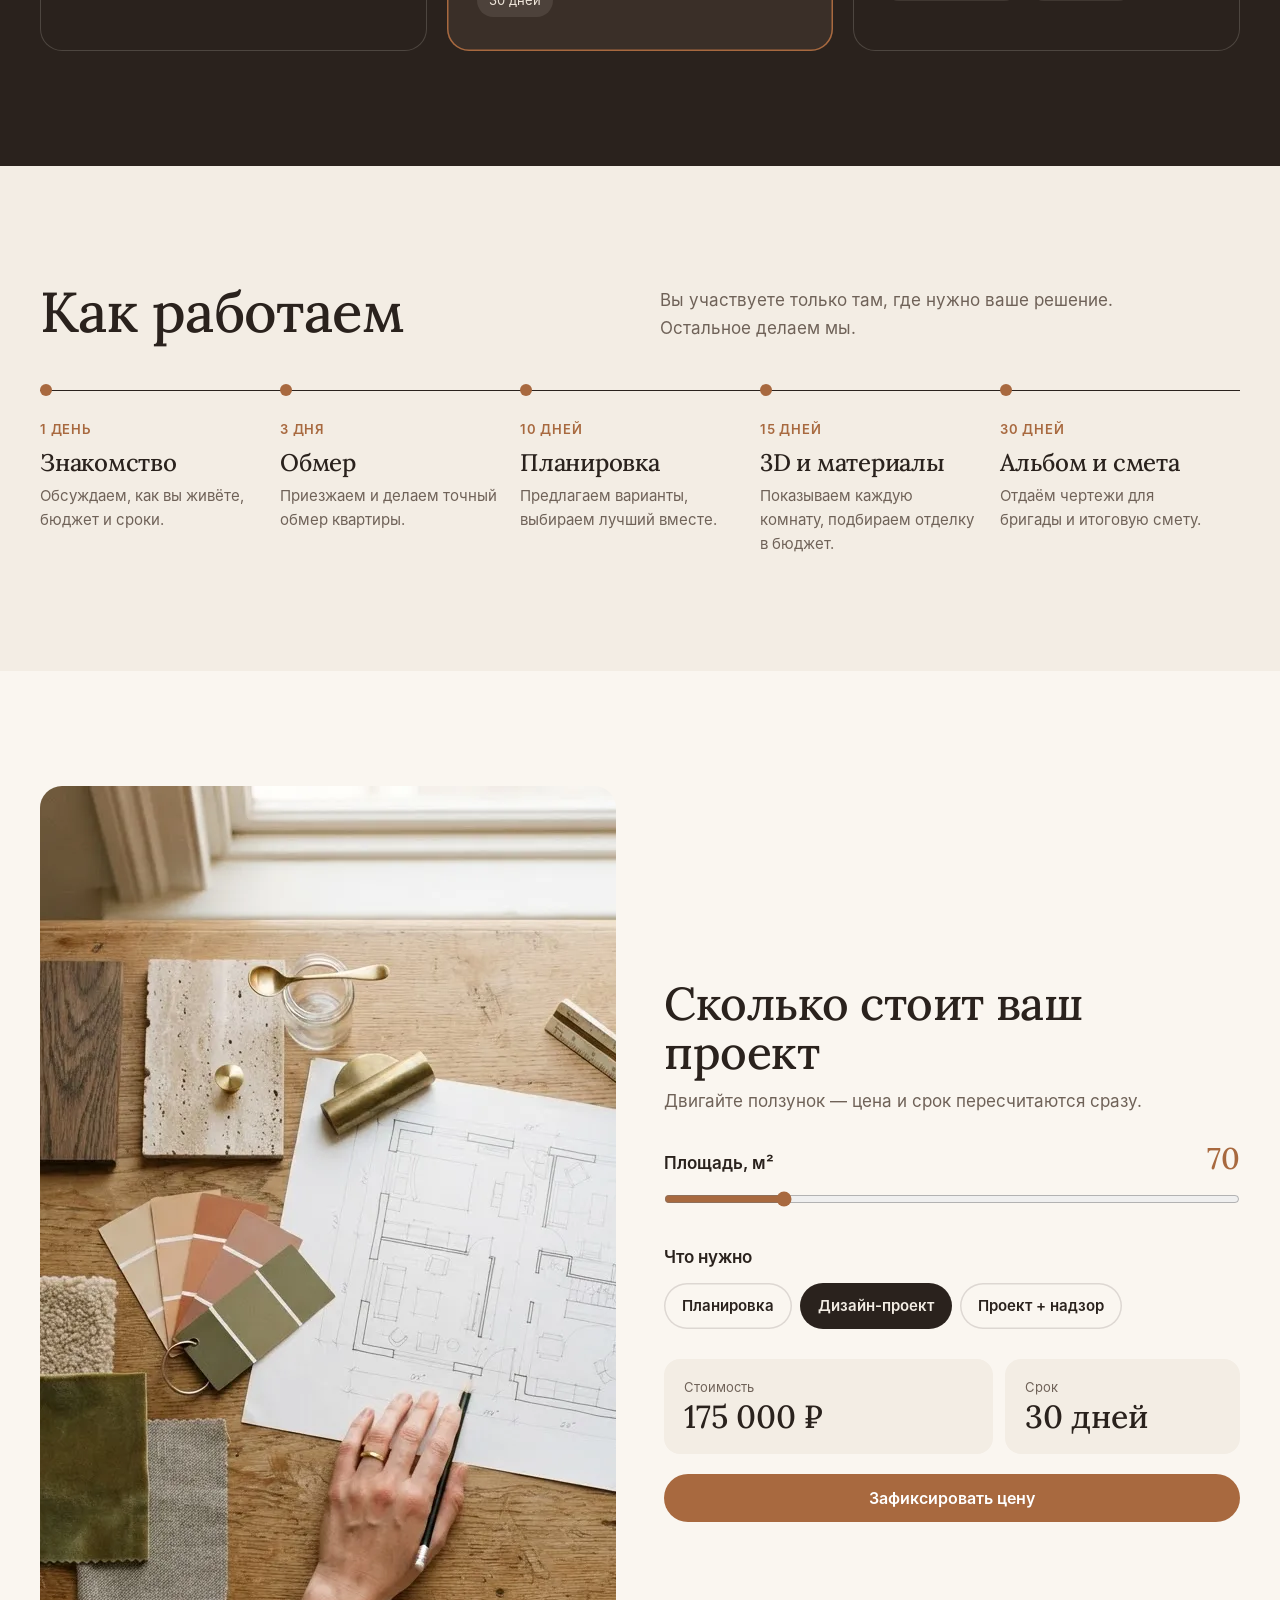
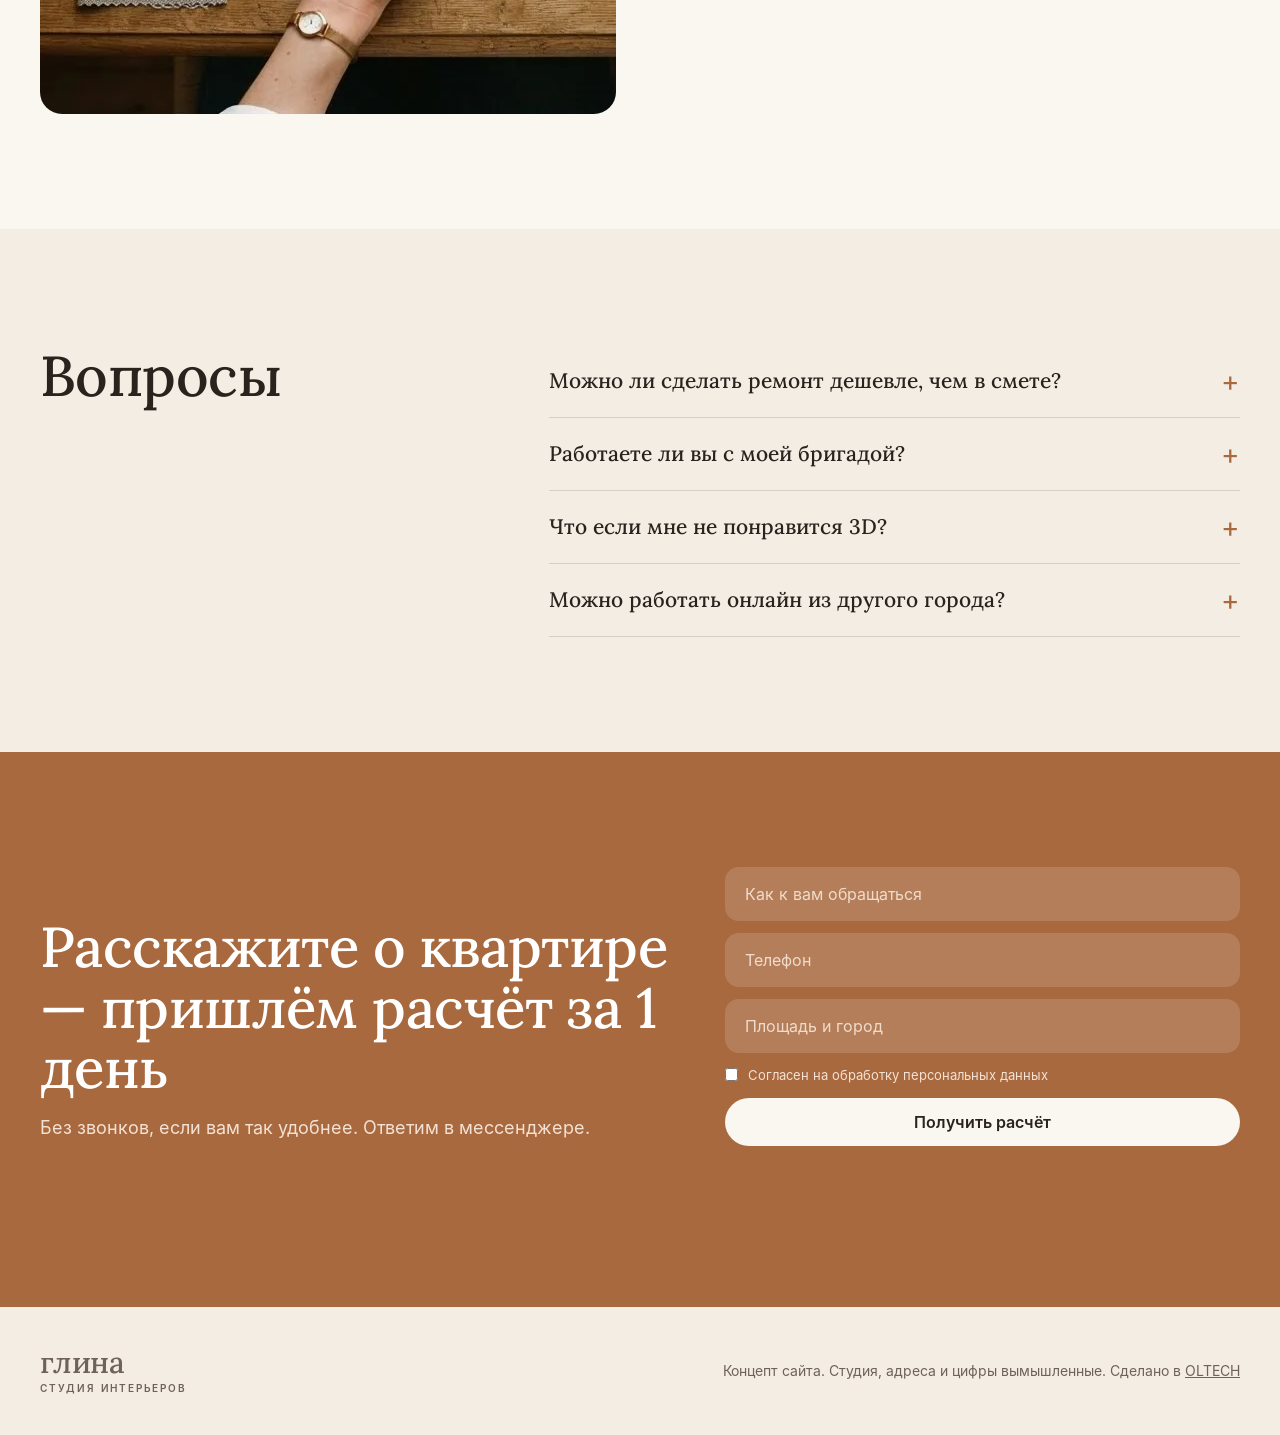
<file: portfolio/interery/index.html>
<!doctype html>
<html lang="ru">
<head>
<meta charset="utf-8"><meta http-equiv="Content-Security-Policy" content="default-src 'self'; script-src 'self' https://mc.yandex.ru https://yastatic.net; style-src 'self' 'unsafe-inline'; img-src 'self' data: https://mc.yandex.ru; font-src 'self'; connect-src 'self' https://mc.yandex.ru; frame-src blob: https://mc.yandex.ru; child-src blob: https://mc.yandex.ru; form-action 'self'; base-uri 'self'; object-src 'none'; upgrade-insecure-requests"><meta name="referrer" content="strict-origin-when-cross-origin">
<meta name="viewport" content="width=device-width, initial-scale=1">
<title>Глина — дизайн интерьеров с точной сметой · концепт OLTECH</title>
<meta name="description" content="Концепт сайта студии дизайна интерьеров. Учебная работа OLTECH: студия вымышленная.">
<meta name="robots" content="noindex">
<meta name="theme-color" content="#f3ede4">
<link rel="icon" href="/favicon.png" type="image/png">
<link rel="preload" href="fonts/lora.woff" as="font" type="font/woff" crossorigin>
<link rel="stylesheet" href="style.css?v=2">
</head>
<body>

<div class="concept">Концепт сайта для портфолио <a href="/">OLTECH</a> · студия вымышленная</div>

<header class="hdr">
  <div class="wrap hdr-in">
    <a class="logo" href="#top">глина<span>студия интерьеров</span></a>
    <nav class="menu" id="menu" aria-label="Разделы">
      <a href="#projects">Проекты</a>
      <a href="#services">Услуги</a>
      <a href="#process">Как работаем</a>
      <a href="#calc">Стоимость</a>
      <a href="#faq">Вопросы</a>
    </nav>
    <a class="btn btn-clay hdr-cta" href="#lead">Рассчитать проект</a>
    <button class="burger" type="button" aria-controls="menu" aria-expanded="false" aria-label="Меню"><span></span></button>
  </div>
</header>

<main id="top">
  <section class="hero">
    <div class="wrap hero-in">
      <div class="hero-txt">
        <p class="eyebrow reveal">Дизайн квартир и домов · Екатеринбург и онлайн</p>
        <h1 class="reveal">Интерьер, в&nbsp;котором <em>спокойно</em> жить</h1>
        <p class="lead reveal">Делаем дизайн-проект с точной сметой. Вы заранее знаете, сколько стоит ремонт, — и он не выходит за бюджет.</p>
        <div class="hero-cta reveal">
          <a class="btn btn-clay" href="#calc">Узнать стоимость за 1 минуту</a>
          <a class="btn btn-ghost" href="#projects">Смотреть проекты</a>
        </div>
        <ul class="facts reveal">
          <li><b>30 дней</b>на дизайн-проект</li>
          <li><b>1 смета</b>без «доплат по ходу»</li>
          <li><b>3D</b>каждой комнаты</li>
        </ul>
      </div>
      <div class="hero-pic reveal">
        <div class="arch"><img src="img/living.webp" alt="Светлая гостиная в тёплых тонах с диваном из букле" width="1264" height="848"></div>
        <div class="badge b1"><span class="dot"></span><div><b>Смета утверждена</b>2 940 000 ₽ — до конца ремонта</div></div>
        <div class="badge b2"><b>64 м²</b>квартира в новостройке</div>
      </div>
    </div>
  </section>

  <section class="sec pains">
    <div class="wrap">
      <p class="eyebrow reveal">Знакомо?</p>
      <h2 class="reveal">Ремонт без проекта — это три больших риска</h2>
      <div class="pain-grid">
        <article class="pain reveal"><span>01</span><h3>Бюджет растёт каждую неделю</h3><p>Материалы докупаются «по ходу», а итоговая сумма становится сюрпризом.</p></article>
        <article class="pain reveal"><span>02</span><h3>Сотни решений на вас</h3><p>Плитка, розетки, свет, фасады — приходится выбирать то, в чём вы не разбираетесь.</p></article>
        <article class="pain reveal"><span>03</span><h3>Строители делают «как привыкли»</h3><p>Без чертежей каждый понимает задачу по-своему, а переделки оплачиваете вы.</p></article>
      </div>
      <p class="pain-answer reveal">Дизайн-проект снимает все три: в нём уже есть смета, решения и чертежи для бригады.</p>
    </div>
  </section>

  <section class="sec" id="projects">
    <div class="wrap">
      <div class="sec-head">
        <h2 class="reveal">Проекты</h2>
        <p class="reveal">Тёплый минимализм: натуральное дерево, камень, лён. Спокойные интерьеры, которые не надоедают через год.</p>
      </div>
      <div class="proj">
        <figure class="reveal"><div class="arch"><img src="img/kitchen.webp" alt="Кухня-гостиная с дубовыми фасадами и круглым столом" loading="lazy" width="928" height="1152"></div><figcaption><b>Кухня-гостиная</b>ЖК «Северный», 78 м² · 2025</figcaption></figure>
        <figure class="reveal"><div class="arch"><img src="img/bedroom.webp" alt="Спальня в песочных тонах с деревянной кроватью" loading="lazy" width="928" height="1152"></div><figcaption><b>Спальня</b>Дом в Берёзовском, 140 м² · 2025</figcaption></figure>
        <figure class="reveal"><div class="arch"><img src="img/bath.webp" alt="Ванная комната с каменной ванной и большим окном" loading="lazy" width="928" height="1152"></div><figcaption><b>Ванная</b>Таунхаус, 112 м² · 2026</figcaption></figure>
      </div>
    </div>
  </section>

  <section class="sec services" id="services">
    <div class="wrap">
      <div class="sec-head">
        <h2 class="reveal">Услуги и цены</h2>
        <p class="reveal">Цена за квадратный метр и фиксируется в договоре. Без скрытых платежей.</p>
      </div>
      <div class="svc">
        <article class="svc-card reveal">
          <h3>Планировка</h3>
          <p class="svc-price">от 900 ₽/м²</p>
          <p>Удобная расстановка мебели и зон, 3 варианта планировки, план электрики.</p>
          <ul><li>2–3 варианта</li><li>10 дней</li></ul>
        </article>
        <article class="svc-card main reveal">
          <span class="tag">Чаще выбирают</span>
          <h3>Дизайн-проект</h3>
          <p class="svc-price">от 2 500 ₽/м²</p>
          <p>Планировка, 3D всех комнат, чертежи для строителей и смета на материалы.</p>
          <ul><li>Альбом чертежей</li><li>3D-визуализации</li><li>30 дней</li></ul>
        </article>
        <article class="svc-card reveal">
          <h3>Авторский надзор</h3>
          <p class="svc-price">от 35 000 ₽/мес</p>
          <p>Выезжаем на объект, проверяем работу бригады и заказываем материалы за вас.</p>
          <ul><li>4 выезда в месяц</li><li>Отчёт в чате</li></ul>
        </article>
      </div>
    </div>
  </section>

  <section class="sec" id="process">
    <div class="wrap">
      <div class="sec-head">
        <h2 class="reveal">Как работаем</h2>
        <p class="reveal">Вы участвуете только там, где нужно ваше решение. Остальное делаем мы.</p>
      </div>
      <ol class="steps">
        <li class="reveal"><span>1 день</span><h3>Знакомство</h3><p>Обсуждаем, как вы живёте, бюджет и сроки.</p></li>
        <li class="reveal"><span>3 дня</span><h3>Обмер</h3><p>Приезжаем и делаем точный обмер квартиры.</p></li>
        <li class="reveal"><span>10 дней</span><h3>Планировка</h3><p>Предлагаем варианты, выбираем лучший вместе.</p></li>
        <li class="reveal"><span>15 дней</span><h3>3D и материалы</h3><p>Показываем каждую комнату, подбираем отделку в бюджет.</p></li>
        <li class="reveal"><span>30 дней</span><h3>Альбом и смета</h3><p>Отдаём чертежи для бригады и итоговую смету.</p></li>
      </ol>
    </div>
  </section>

  <section class="sec calc-sec" id="calc">
    <div class="wrap calc">
      <div class="calc-pic reveal"><img src="img/desk.webp" alt="Образцы материалов на столе дизайнера" width="1152" height="928"></div>
      <form class="calc-form reveal" id="calcForm">
        <h2>Сколько стоит ваш проект</h2>
        <p class="muted">Двигайте ползунок — цена и срок пересчитаются сразу.</p>
        <label class="field" for="area">Площадь, м² <output id="areaOut">70</output></label>
        <input type="range" id="area" min="25" max="250" step="5" value="70">
        <fieldset class="field">
          <legend>Что нужно</legend>
          <div class="seg">
            <input type="radio" name="pkg" id="p1" value="plan"><label for="p1">Планировка</label>
            <input type="radio" name="pkg" id="p2" value="design" checked><label for="p2">Дизайн-проект</label>
            <input type="radio" name="pkg" id="p3" value="full"><label for="p3">Проект + надзор</label>
          </div>
        </fieldset>
        <div class="calc-res">
          <div><span>Стоимость</span><b id="cost">175 000 ₽</b></div>
          <div><span>Срок</span><b id="term">30 дней</b></div>
        </div>
        <a class="btn btn-clay wide" href="#lead">Зафиксировать цену</a>
      </form>
    </div>
  </section>

  <section class="sec" id="faq">
    <div class="wrap faq-wrap">
      <h2 class="reveal">Вопросы</h2>
      <div class="faq">
        <details class="reveal"><summary>Можно ли сделать ремонт дешевле, чем в смете?</summary><p>Да. Для каждой позиции в смете даём 2 варианта: основной и бюджетный. Вы сами решаете, где сэкономить без потери вида.</p></details>
        <details class="reveal"><summary>Работаете ли вы с моей бригадой?</summary><p>Да. Чертежи понятны любым строителям, а на авторском надзоре мы проверяем, что всё сделано по проекту.</p></details>
        <details class="reveal"><summary>Что если мне не понравится 3D?</summary><p>Вносим правки, пока вам не понравится: в договоре 3 круга правок на каждую комнату.</p></details>
        <details class="reveal"><summary>Можно работать онлайн из другого города?</summary><p>Да. Обмер делает наш партнёр или вы сами по инструкции, а встречи проходят по видеосвязи.</p></details>
      </div>
    </div>
  </section>

  <section class="sec lead-sec" id="lead">
    <div class="wrap leadbox">
      <div>
        <h2 class="reveal">Расскажите о квартире — пришлём расчёт за 1 день</h2>
        <p class="reveal">Без звонков, если вам так удобнее. Ответим в мессенджере.</p>
      </div>
      <form class="lead-form reveal" id="leadForm">
        <input type="text" name="name" placeholder="Как к вам обращаться" autocomplete="name" required>
        <input type="tel" name="phone" placeholder="Телефон" autocomplete="tel" required>
        <input type="text" name="area" placeholder="Площадь и город">
        <label class="agree"><input type="checkbox" required> Согласен на обработку персональных данных</label>
        <button class="btn btn-light wide" type="submit">Получить расчёт</button>
        <p class="lead-note" id="leadNote" role="status"></p>
      </form>
    </div>
  </section>
</main>

<footer class="ftr">
  <div class="wrap ftr-in">
    <span class="logo">глина<span>студия интерьеров</span></span>
    <span>Концепт сайта. Студия, адреса и цифры вымышленные. Сделано в <a href="/">OLTECH</a></span>
  </div>
</footer>
<script src="script.js?v=1" defer></script>
</body>
</html>
</file>
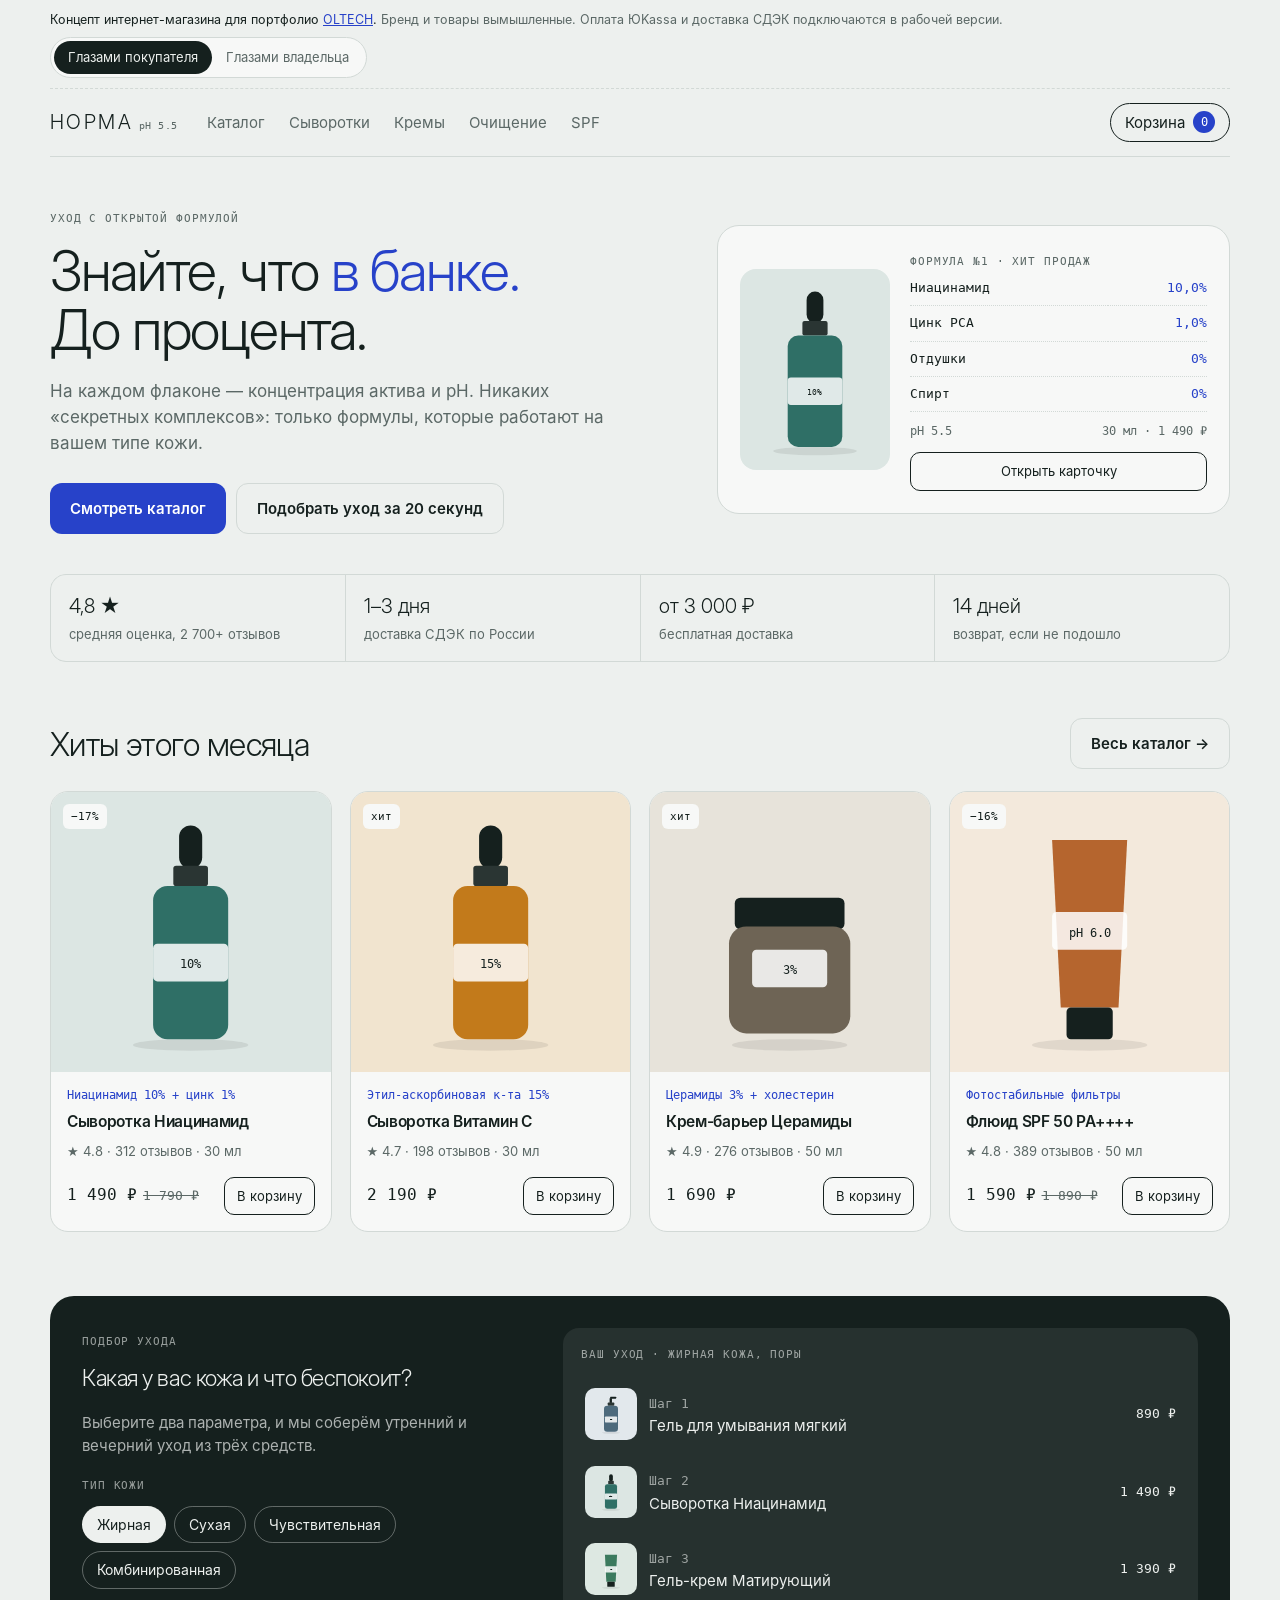
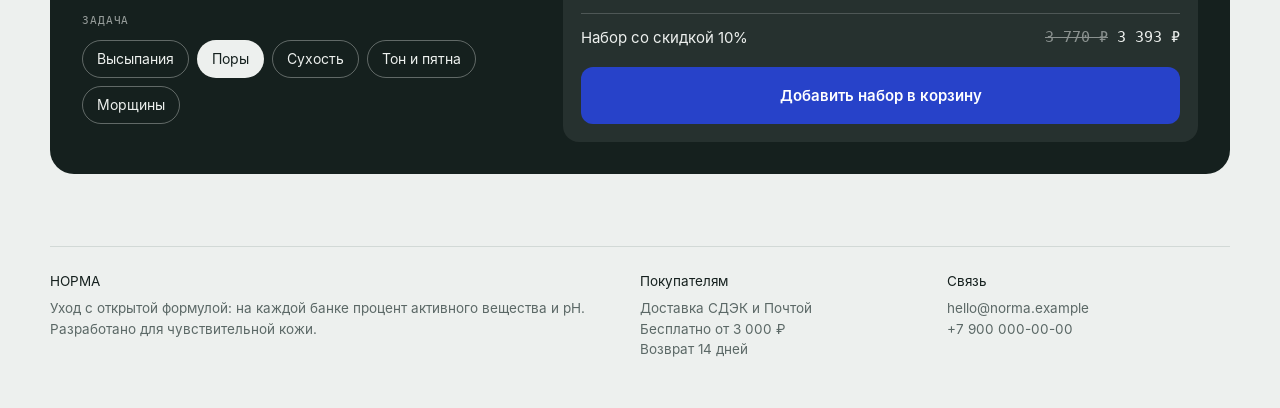
<file: portfolio/magazin/index.html>
<!doctype html>
<html lang="ru">
<head>
<meta charset="utf-8"><meta http-equiv="Content-Security-Policy" content="default-src 'self'; script-src 'self' https://mc.yandex.ru https://yastatic.net; style-src 'self' 'unsafe-inline'; img-src 'self' data: https://mc.yandex.ru; font-src 'self'; connect-src 'self' https://mc.yandex.ru; frame-src blob: https://mc.yandex.ru; child-src blob: https://mc.yandex.ru; form-action 'self'; base-uri 'self'; object-src 'none'; upgrade-insecure-requests"><meta name="referrer" content="strict-origin-when-cross-origin">
<meta name="viewport" content="width=device-width, initial-scale=1, viewport-fit=cover">
<title>НОРМА — интернет-магазин косметики · концепт OLTECH</title>
<meta name="description" content="Концепт интернет-магазина косметики с подбором ухода, фильтрами, корзиной и панелью владельца. Учебная работа OLTECH: бренд вымышленный.">
<meta name="robots" content="noindex">
<meta name="theme-color" content="#EDF0EE">
<link rel="icon" href="/favicon.png" type="image/png">
<link rel="preload" href="fonts/inter-display-300.woff" as="font" type="font/woff" crossorigin>
<link rel="stylesheet" href="style.css?v=1">
</head>
<body>
<div class="wrap">
  <div class="demo-bar">
    <span><b>Концепт интернет-магазина для портфолио <a href="/">OLTECH</a>.</b> Бренд и товары вымышленные. Оплата ЮKassa и доставка СДЭК подключаются в рабочей версии.</span>
    <div class="seg" role="group" aria-label="Режим просмотра">
      <button id="mode-shop" aria-pressed="true">Глазами покупателя</button>
      <button id="mode-admin" aria-pressed="false">Глазами владельца</button>
    </div>
  </div>

  <header class="top">
    <button class="logo" data-go="home">НОРМА<small>pH 5.5</small></button>
    <nav class="main" aria-label="Разделы">
      <button data-go="catalog" data-cat="">Каталог</button>
      <button data-go="catalog" data-cat="serum">Сыворотки</button>
      <button data-go="catalog" data-cat="cream">Кремы</button>
      <button data-go="catalog" data-cat="clean">Очищение</button>
      <button data-go="catalog" data-cat="spf">SPF</button>
    </nav>
    <button class="cart-btn" data-go="cart" aria-label="Корзина">Корзина <span class="n" id="cart-n">0</span></button>
  </header>

  <main id="view"></main>

  <footer>
    <div><b>НОРМА</b>Уход с открытой формулой: на каждой банке процент активного вещества и pH. Разработано для чувствительной кожи.</div>
    <div><b>Покупателям</b>Доставка СДЭК и Почтой<br>Бесплатно от 3 000 ₽<br>Возврат 14 дней</div>
    <div><b>Связь</b>hello@norma.example<br>+7 900 000-00-00</div>
  </footer>
</div>
<div class="toast" id="toast" role="status" aria-live="polite"></div>
<script src="script.js?v=1" defer></script>
</body>
</html>
</file>
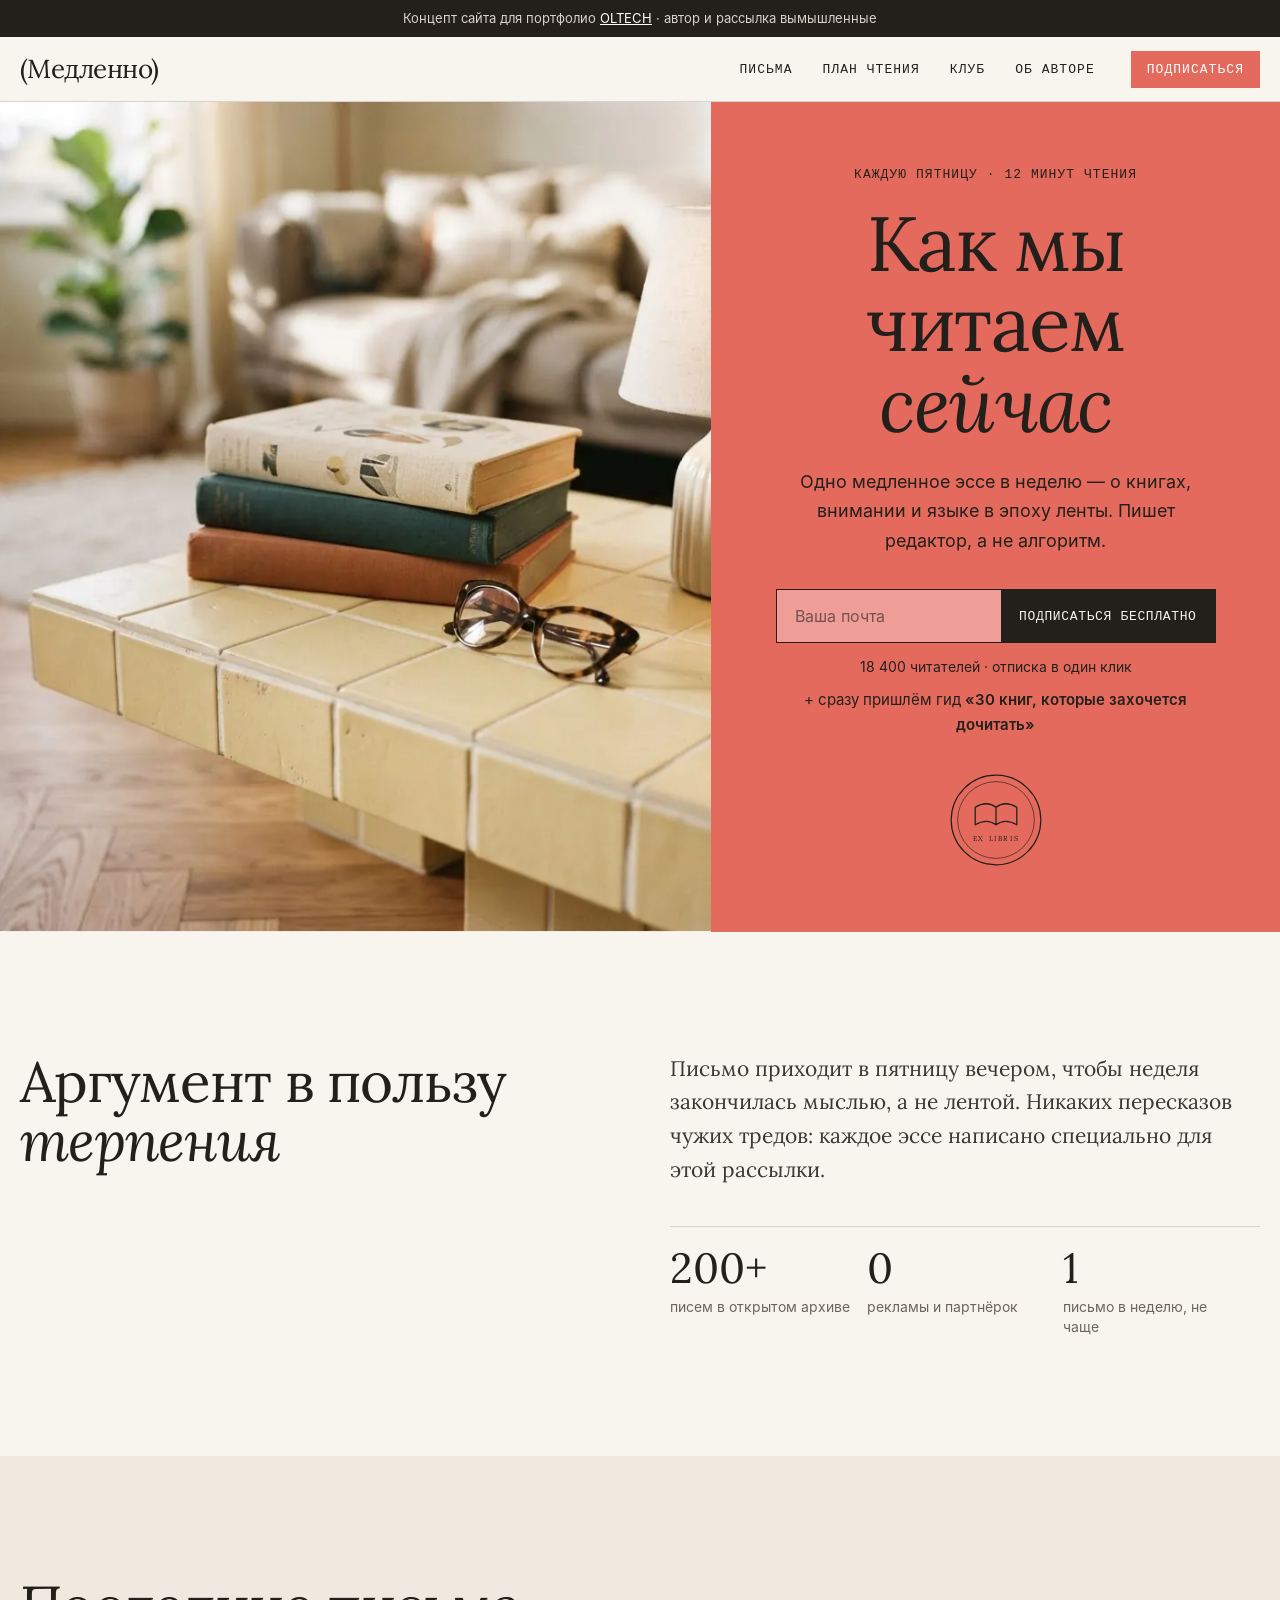
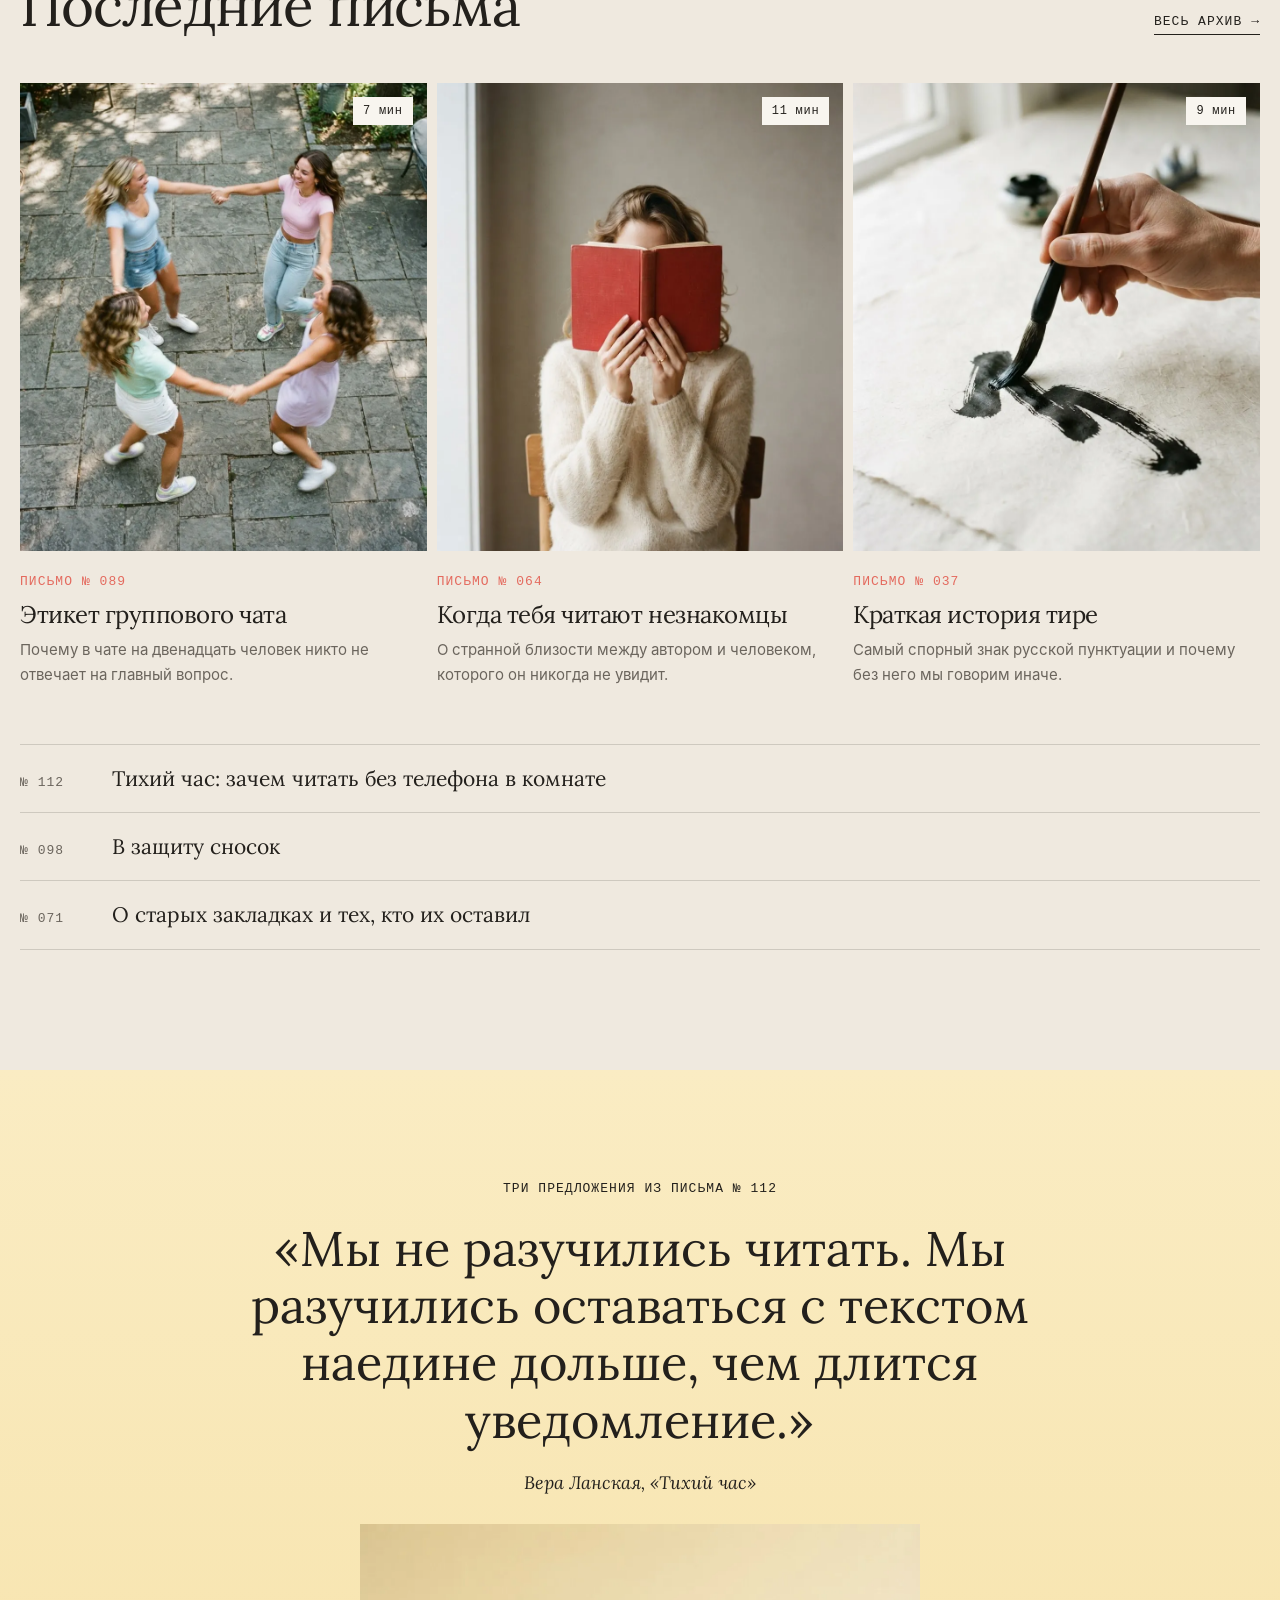
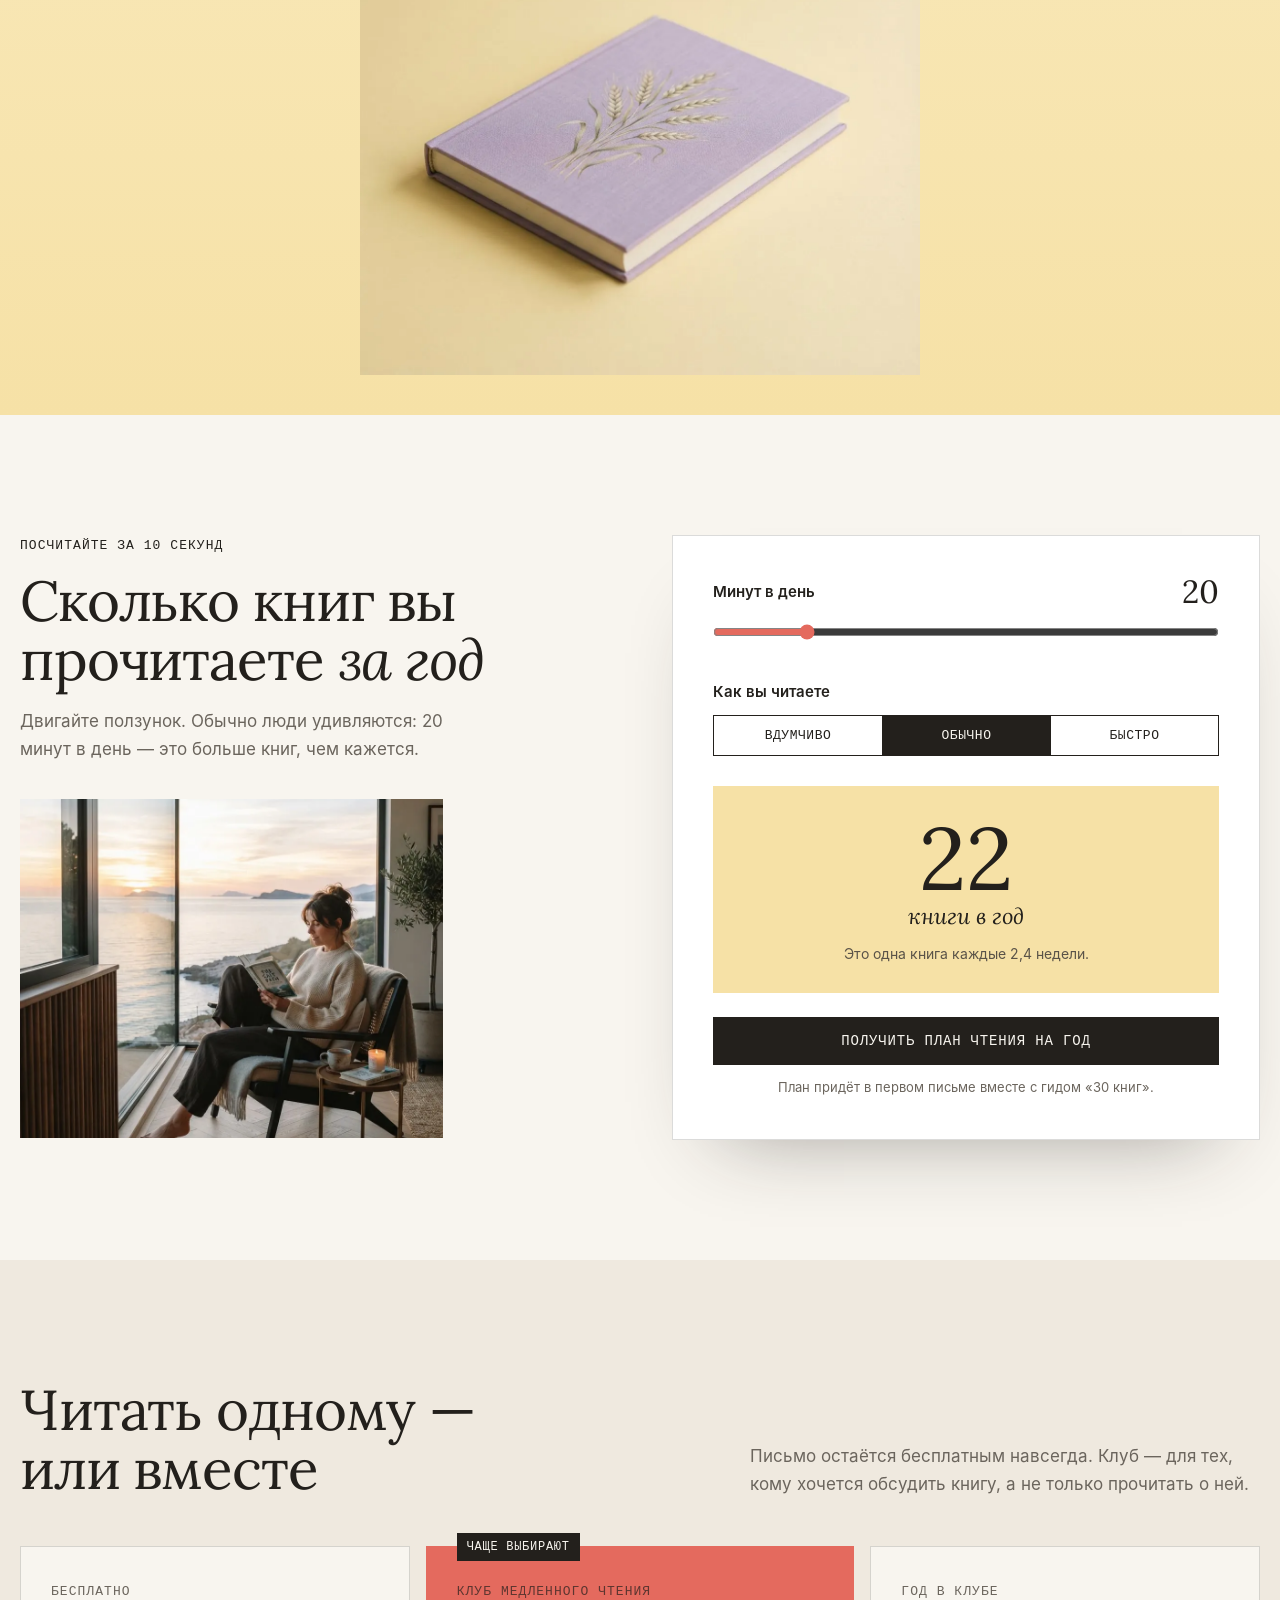
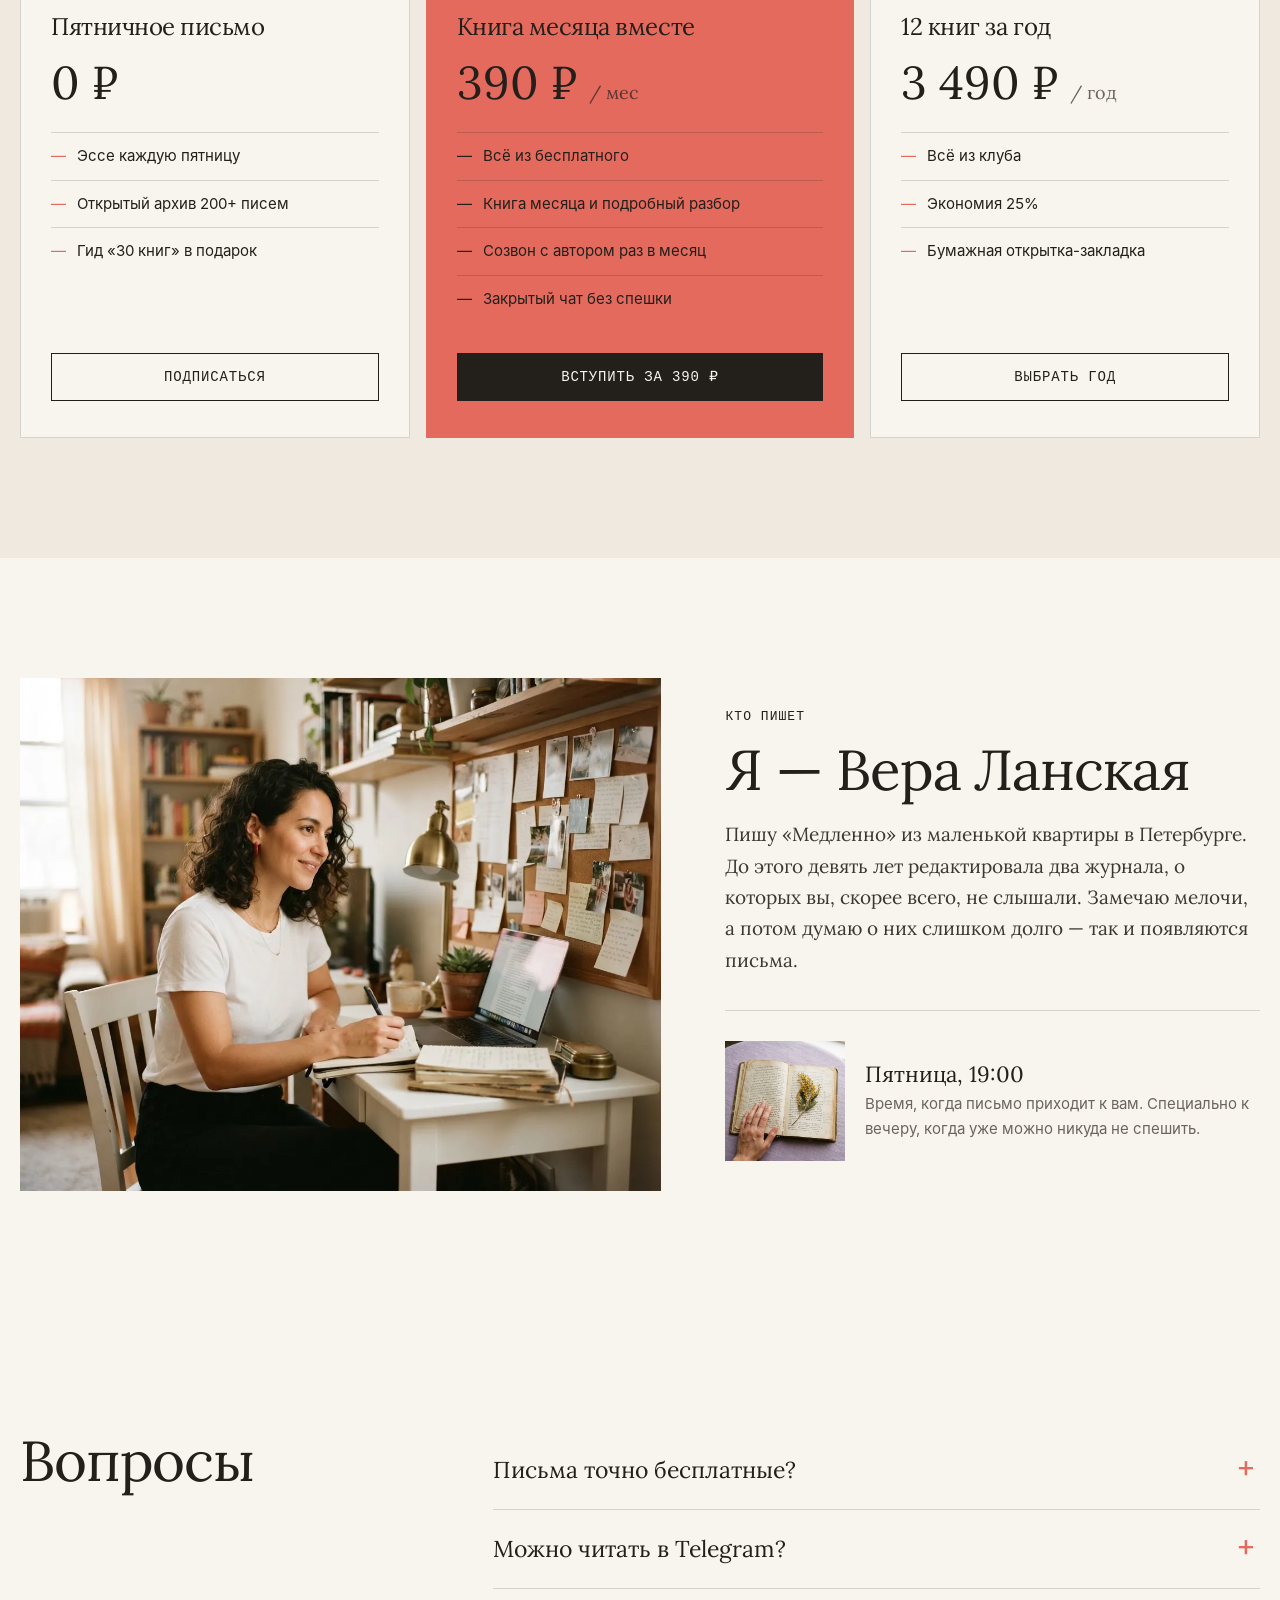
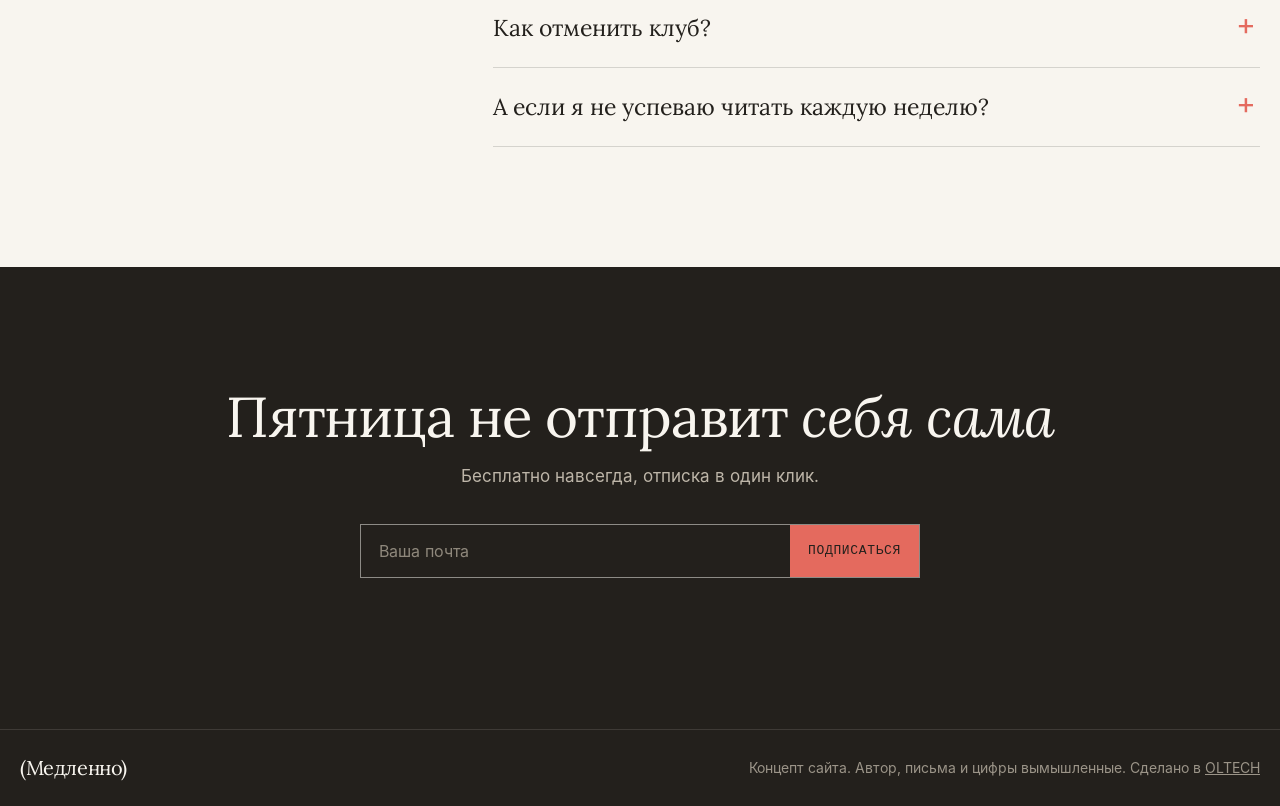
<file: portfolio/rassylka/index.html>
<!doctype html>
<html lang="ru">
<head>
<meta charset="utf-8"><meta http-equiv="Content-Security-Policy" content="default-src 'self'; script-src 'self' https://mc.yandex.ru https://yastatic.net; style-src 'self' 'unsafe-inline'; img-src 'self' data: https://mc.yandex.ru; font-src 'self'; connect-src 'self' https://mc.yandex.ru; frame-src blob: https://mc.yandex.ru; child-src blob: https://mc.yandex.ru; form-action 'self'; base-uri 'self'; object-src 'none'; upgrade-insecure-requests"><meta name="referrer" content="strict-origin-when-cross-origin">
<meta name="viewport" content="width=device-width, initial-scale=1">
<title>Медленно — авторская рассылка о чтении · концепт OLTECH</title>
<meta name="description" content="Концепт сайта авторской рассылки и книжного клуба. Учебная работа OLTECH: автор и проект вымышленные.">
<meta name="robots" content="noindex">
<meta name="theme-color" content="#f7f3ec">
<link rel="icon" href="/favicon.png" type="image/png">
<link rel="preload" href="fonts/lora.woff" as="font" type="font/woff" crossorigin>
<link rel="stylesheet" href="style.css?v=2">
</head>
<body>

<div class="concept">Концепт сайта для портфолио <a href="/">OLTECH</a> · автор и рассылка вымышленные</div>

<header class="hdr">
  <div class="wrap hdr-in">
    <a class="logo" href="#top">(Медленно)</a>
    <nav class="menu" id="menu" aria-label="Разделы">
      <a href="#letters">Письма</a>
      <a href="#calc">План чтения</a>
      <a href="#club">Клуб</a>
      <a href="#author">Об авторе</a>
    </nav>
    <a class="hdr-cta" href="#sub">Подписаться</a>
    <button class="burger" type="button" aria-controls="menu" aria-expanded="false" aria-label="Меню"><span></span></button>
  </div>
</header>

<main id="top">
  <section class="hero">
    <div class="hero-pic"><img src="img/hero.webp" alt="Стопка книг и очки на столике с жёлтой плиткой" width="1152" height="928"></div>
    <div class="hero-panel">
      <p class="mono reveal">Каждую пятницу · 12 минут чтения</p>
      <h1 class="reveal">Как мы читаем <em>сейчас</em></h1>
      <p class="lead reveal">Одно медленное эссе в неделю — о книгах, внимании и языке в эпоху ленты. Пишет редактор, а не алгоритм.</p>
      <form class="sub reveal" id="sub">
        <input type="email" name="email" placeholder="Ваша почта" autocomplete="email" required aria-label="Почта">
        <button type="submit">Подписаться бесплатно</button>
      </form>
      <p class="sub-note reveal" data-note>18 400 читателей · отписка в один клик</p>
      <p class="gift reveal">+ сразу пришлём гид <b>«30 книг, которые захочется дочитать»</b></p>
      <svg class="exlibris reveal" viewBox="0 0 120 120" aria-hidden="true">
        <circle cx="60" cy="60" r="56" fill="none" stroke="currentColor" stroke-width="1.5"/>
        <circle cx="60" cy="60" r="48" fill="none" stroke="currentColor" stroke-width=".8"/>
        <path d="M34 66c10-6 18-6 26 0 8-6 16-6 26 0V44c-10-6-18-6-26 0-8-6-16-6-26 0Z M60 44v22" fill="none" stroke="currentColor" stroke-width="1.6" stroke-linejoin="round"/>
        <text x="60" y="86" text-anchor="middle" font-size="9" letter-spacing="2" fill="currentColor" font-family="Lora,serif">EX LIBRIS</text>
      </svg>
    </div>
  </section>

  <section class="sec manifest">
    <div class="wrap man-in">
      <h2 class="reveal">Аргумент в&nbsp;пользу <em>терпения</em></h2>
      <div class="man-txt">
        <p class="reveal">Письмо приходит в пятницу вечером, чтобы неделя закончилась мыслью, а не лентой. Никаких пересказов чужих тредов: каждое эссе написано специально для этой рассылки.</p>
        <ul class="facts reveal">
          <li><b>200+</b>писем в открытом архиве</li>
          <li><b>0</b>рекламы и партнёрок</li>
          <li><b>1</b>письмо в неделю, не чаще</li>
        </ul>
      </div>
    </div>
  </section>

  <section class="sec letters" id="letters">
    <div class="wrap">
      <div class="sec-head">
        <h2 class="reveal">Последние письма</h2>
        <a class="mono link reveal" href="#sub">Весь архив →</a>
      </div>
      <div class="cards">
        <article class="letter reveal">
          <div class="pic"><img src="img/group.webp" alt="Друзья держатся за руки и танцуют в круге" loading="lazy" width="928" height="1152"><span>7 мин</span></div>
          <p class="mono">Письмо № 089</p>
          <h3>Этикет группового чата</h3>
          <p>Почему в чате на двенадцать человек никто не отвечает на главный вопрос.</p>
        </article>
        <article class="letter reveal">
          <div class="pic"><img src="img/redbook.webp" alt="Девушка закрывает лицо открытой красной книгой" loading="lazy" width="928" height="1152"><span>11 мин</span></div>
          <p class="mono">Письмо № 064</p>
          <h3>Когда тебя читают незнакомцы</h3>
          <p>О странной близости между автором и человеком, которого он никогда не увидит.</p>
        </article>
        <article class="letter reveal">
          <div class="pic"><img src="img/ink.webp" alt="Рука проводит кистью линию тушью по бумаге" loading="lazy" width="928" height="1152"><span>9 мин</span></div>
          <p class="mono">Письмо № 037</p>
          <h3>Краткая история тире</h3>
          <p>Самый спорный знак русской пунктуации и почему без него мы говорим иначе.</p>
        </article>
      </div>
      <ul class="more reveal">
        <li><span class="mono">№ 112</span>Тихий час: зачем читать без телефона в комнате</li>
        <li><span class="mono">№ 098</span>В защиту сносок</li>
        <li><span class="mono">№ 071</span>О старых закладках и тех, кто их оставил</li>
      </ul>
    </div>
  </section>

  <section class="quote">
    <div class="wrap quote-in">
      <p class="mono reveal">Три предложения из письма № 112</p>
      <blockquote class="reveal">«Мы не разучились читать. Мы разучились оставаться с&nbsp;текстом наедине дольше, чем длится уведомление.»</blockquote>
      <p class="reveal">Вера Ланская, «Тихий час»</p>
      <img class="reveal" src="img/book.webp" alt="Сиреневая книга на жёлтом фоне" loading="lazy" width="1152" height="928">
    </div>
  </section>

  <section class="sec calc-sec" id="calc">
    <div class="wrap calc">
      <div class="calc-txt reveal">
        <p class="mono">Посчитайте за 10 секунд</p>
        <h2>Сколько книг вы прочитаете <em>за год</em></h2>
        <p>Двигайте ползунок. Обычно люди удивляются: 20 минут в день — это больше книг, чем кажется.</p>
        <img src="img/sea.webp" alt="Девушка читает в кресле у окна с видом на море" loading="lazy" width="928" height="1152">
      </div>
      <form class="calc-card reveal" id="calcForm">
        <label class="row" for="min">Минут в день <output id="minOut">20</output></label>
        <input type="range" id="min" min="5" max="90" step="5" value="20">
        <fieldset class="row-set">
          <legend>Как вы читаете</legend>
          <div class="seg">
            <input type="radio" name="pace" id="p1" value="0.6"><label for="p1">Вдумчиво</label>
            <input type="radio" name="pace" id="p2" value="0.9" checked><label for="p2">Обычно</label>
            <input type="radio" name="pace" id="p3" value="1.3"><label for="p3">Быстро</label>
          </div>
        </fieldset>
        <div class="result">
          <b id="books">22</b>
          <span id="booksWord">книги в год</span>
          <p id="booksHint">Это одна книга каждые 2,4 недели.</p>
        </div>
        <a class="btn wide" href="#sub">Получить план чтения на год</a>
        <p class="tiny">План придёт в первом письме вместе с гидом «30 книг».</p>
      </form>
    </div>
  </section>

  <section class="sec club" id="club">
    <div class="wrap">
      <div class="sec-head">
        <h2 class="reveal">Читать одному — или&nbsp;вместе</h2>
        <p class="reveal">Письмо остаётся бесплатным навсегда. Клуб — для тех, кому хочется обсудить книгу, а не только прочитать о ней.</p>
      </div>
      <div class="plans">
        <article class="plan reveal">
          <p class="mono">Бесплатно</p>
          <h3>Пятничное письмо</h3>
          <p class="price">0 ₽</p>
          <ul><li>Эссе каждую пятницу</li><li>Открытый архив 200+ писем</li><li>Гид «30 книг» в подарок</li></ul>
          <a class="btn btn-line wide" href="#sub">Подписаться</a>
        </article>
        <article class="plan main reveal">
          <span class="tag">Чаще выбирают</span>
          <p class="mono">Клуб медленного чтения</p>
          <h3>Книга месяца вместе</h3>
          <p class="price">390 ₽ <small>/ мес</small></p>
          <ul><li>Всё из бесплатного</li><li>Книга месяца и подробный разбор</li><li>Созвон с автором раз в месяц</li><li>Закрытый чат без спешки</li></ul>
          <a class="btn wide" href="#sub">Вступить за 390 ₽</a>
        </article>
        <article class="plan reveal">
          <p class="mono">Год в клубе</p>
          <h3>12 книг за год</h3>
          <p class="price">3 490 ₽ <small>/ год</small></p>
          <ul><li>Всё из клуба</li><li>Экономия 25%</li><li>Бумажная открытка-закладка</li></ul>
          <a class="btn btn-line wide" href="#sub">Выбрать год</a>
        </article>
      </div>
    </div>
  </section>

  <section class="sec author" id="author">
    <div class="wrap author-in">
      <div class="author-pic reveal"><img src="img/author.webp" alt="Автор рассылки за рабочим столом" loading="lazy" width="1152" height="928"></div>
      <div class="author-txt">
        <p class="mono reveal">Кто пишет</p>
        <h2 class="reveal">Я — Вера Ланская</h2>
        <p class="reveal">Пишу «Медленно» из маленькой квартиры в Петербурге. До этого девять лет редактировала два журнала, о которых вы, скорее всего, не слышали. Замечаю мелочи, а потом думаю о них слишком долго — так и появляются письма.</p>
        <div class="ritual reveal">
          <img src="img/mimosa.webp" alt="Открытая книга с веточкой мимозы" loading="lazy" width="928" height="1152">
          <p><b>Пятница, 19:00</b>Время, когда письмо приходит к вам. Специально к вечеру, когда уже можно никуда не спешить.</p>
        </div>
      </div>
    </div>
  </section>

  <section class="sec" id="faq">
    <div class="wrap faq-wrap">
      <h2 class="reveal">Вопросы</h2>
      <div class="faq">
        <details class="reveal"><summary>Письма точно бесплатные?</summary><p>Да, и останутся такими. Клуб — отдельная история для тех, кто хочет читать вместе.</p></details>
        <details class="reveal"><summary>Можно читать в Telegram?</summary><p>Да. После подписки пришлём ссылку на канал — письма дублируются туда в пятницу вечером.</p></details>
        <details class="reveal"><summary>Как отменить клуб?</summary><p>В один клик в письме или в личном кабинете. Деньги за неиспользованные дни вернём.</p></details>
        <details class="reveal"><summary>А если я не успеваю читать каждую неделю?</summary><p>Это нормально. Письма не сгорают: архив открыт, читайте в своём темпе.</p></details>
      </div>
    </div>
  </section>

  <section class="final">
    <div class="wrap final-in">
      <h2 class="reveal">Пятница не&nbsp;отправит <em>себя сама</em></h2>
      <p class="reveal">Бесплатно навсегда, отписка в один клик.</p>
      <form class="sub sub-line reveal" id="sub2">
        <input type="email" name="email" placeholder="Ваша почта" autocomplete="email" required aria-label="Почта">
        <button type="submit">Подписаться</button>
      </form>
      <p class="sub-note reveal" data-note></p>
    </div>
  </section>
</main>

<footer class="ftr">
  <div class="wrap ftr-in">
    <span class="logo">(Медленно)</span>
    <span>Концепт сайта. Автор, письма и цифры вымышленные. Сделано в <a href="/">OLTECH</a></span>
  </div>
</footer>
<script src="script.js?v=1" defer></script>
</body>
</html>
</file>
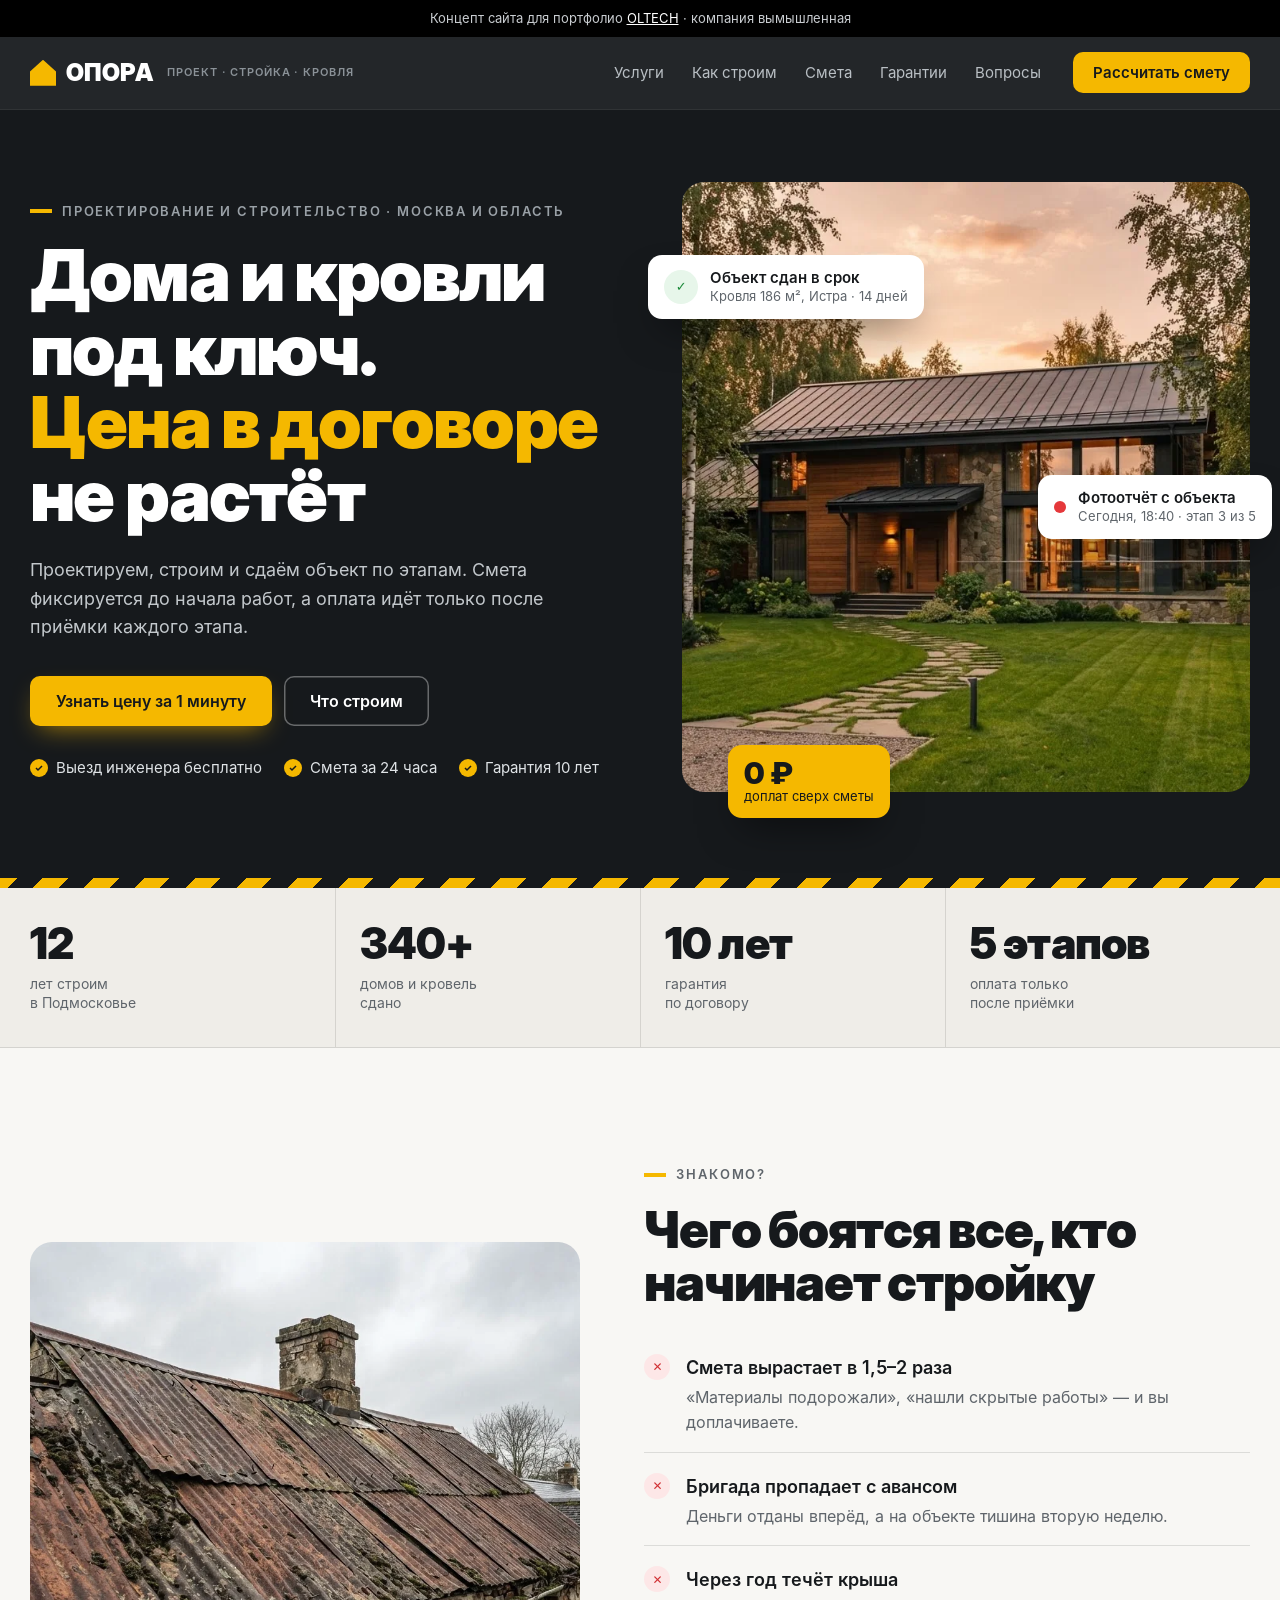
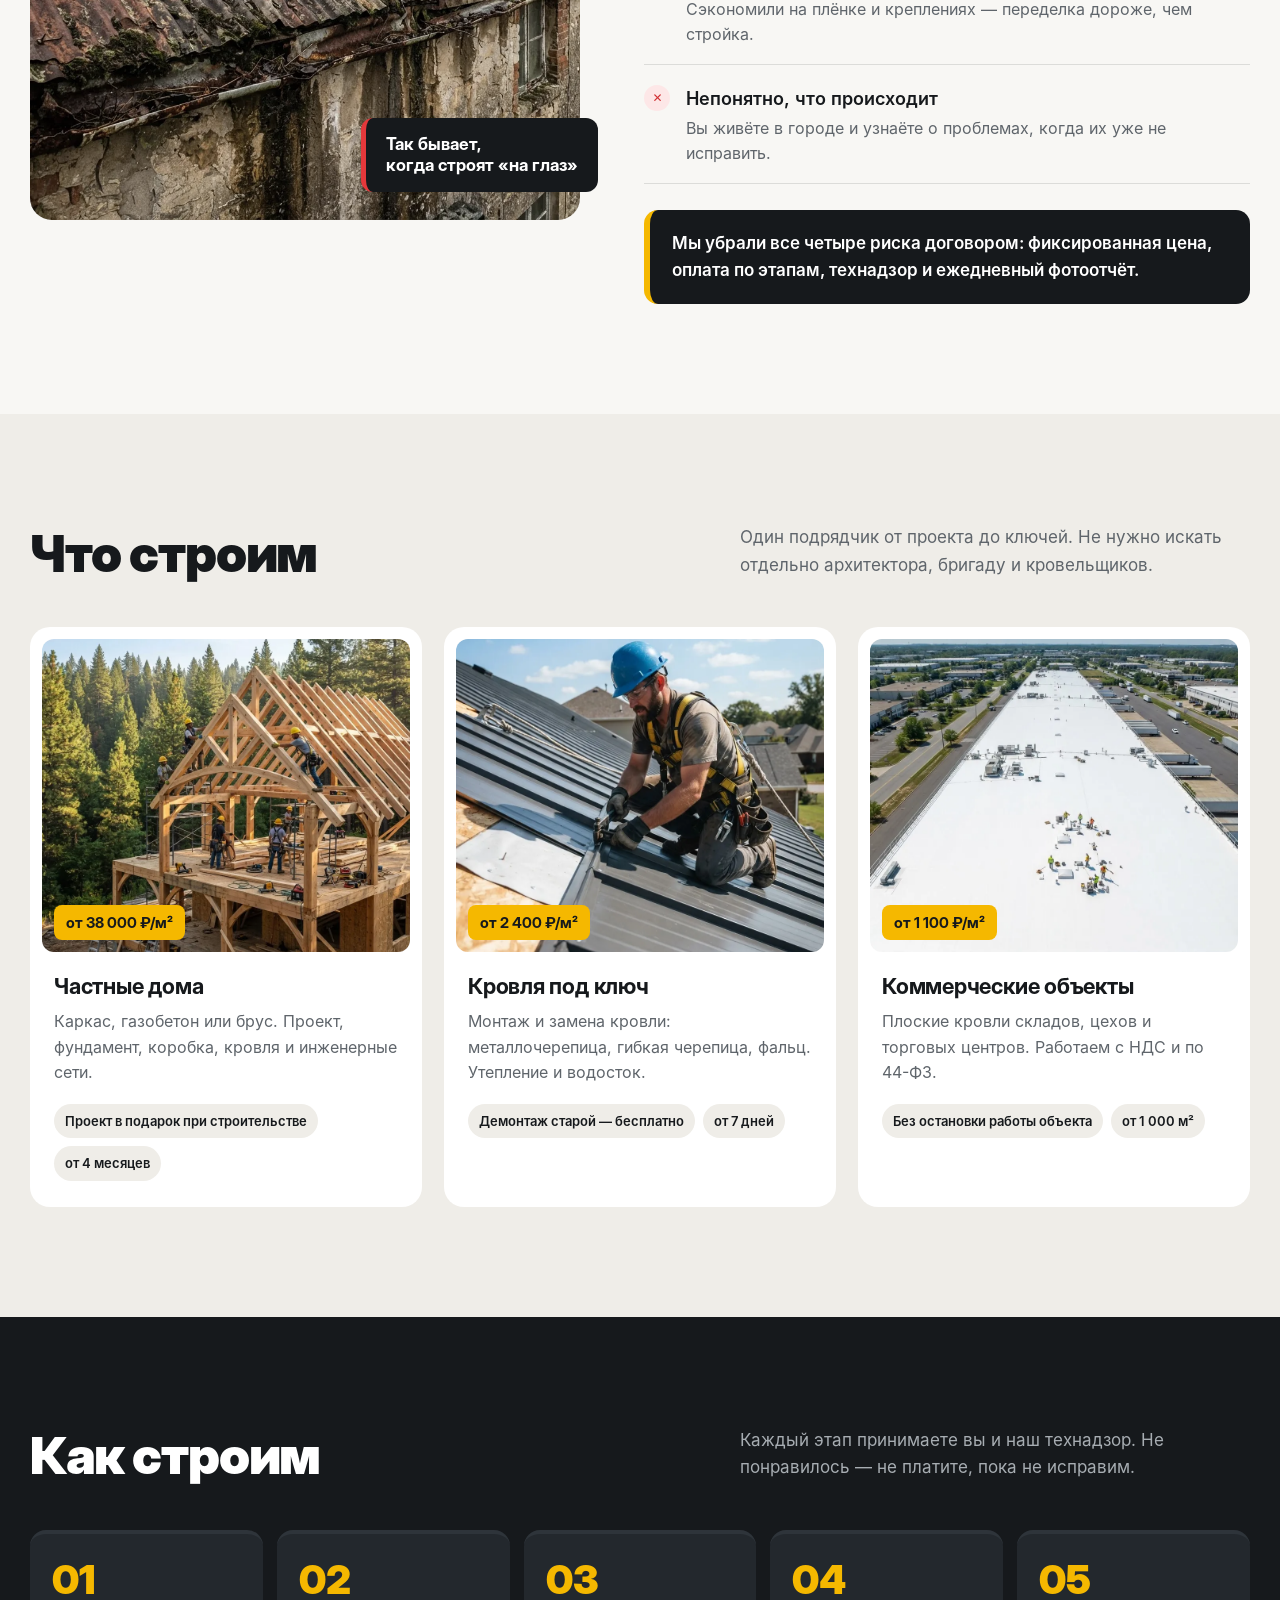
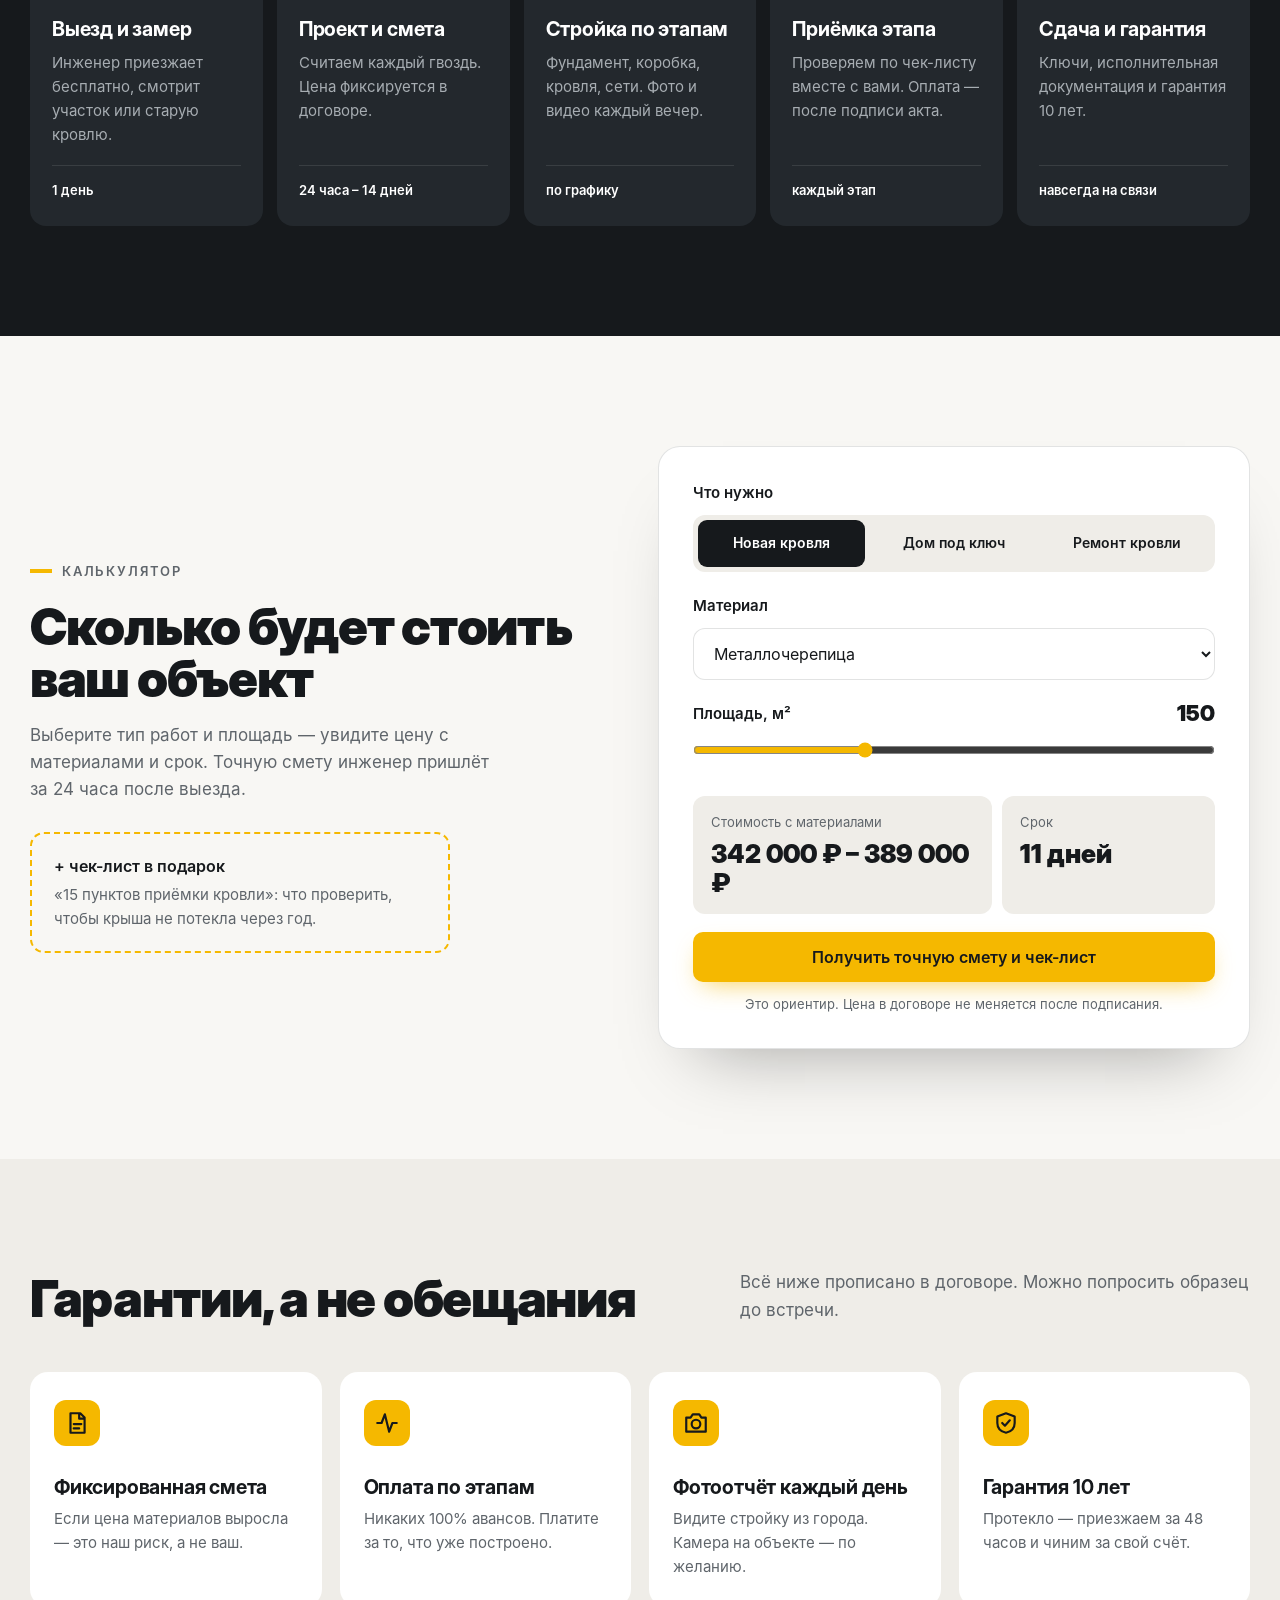
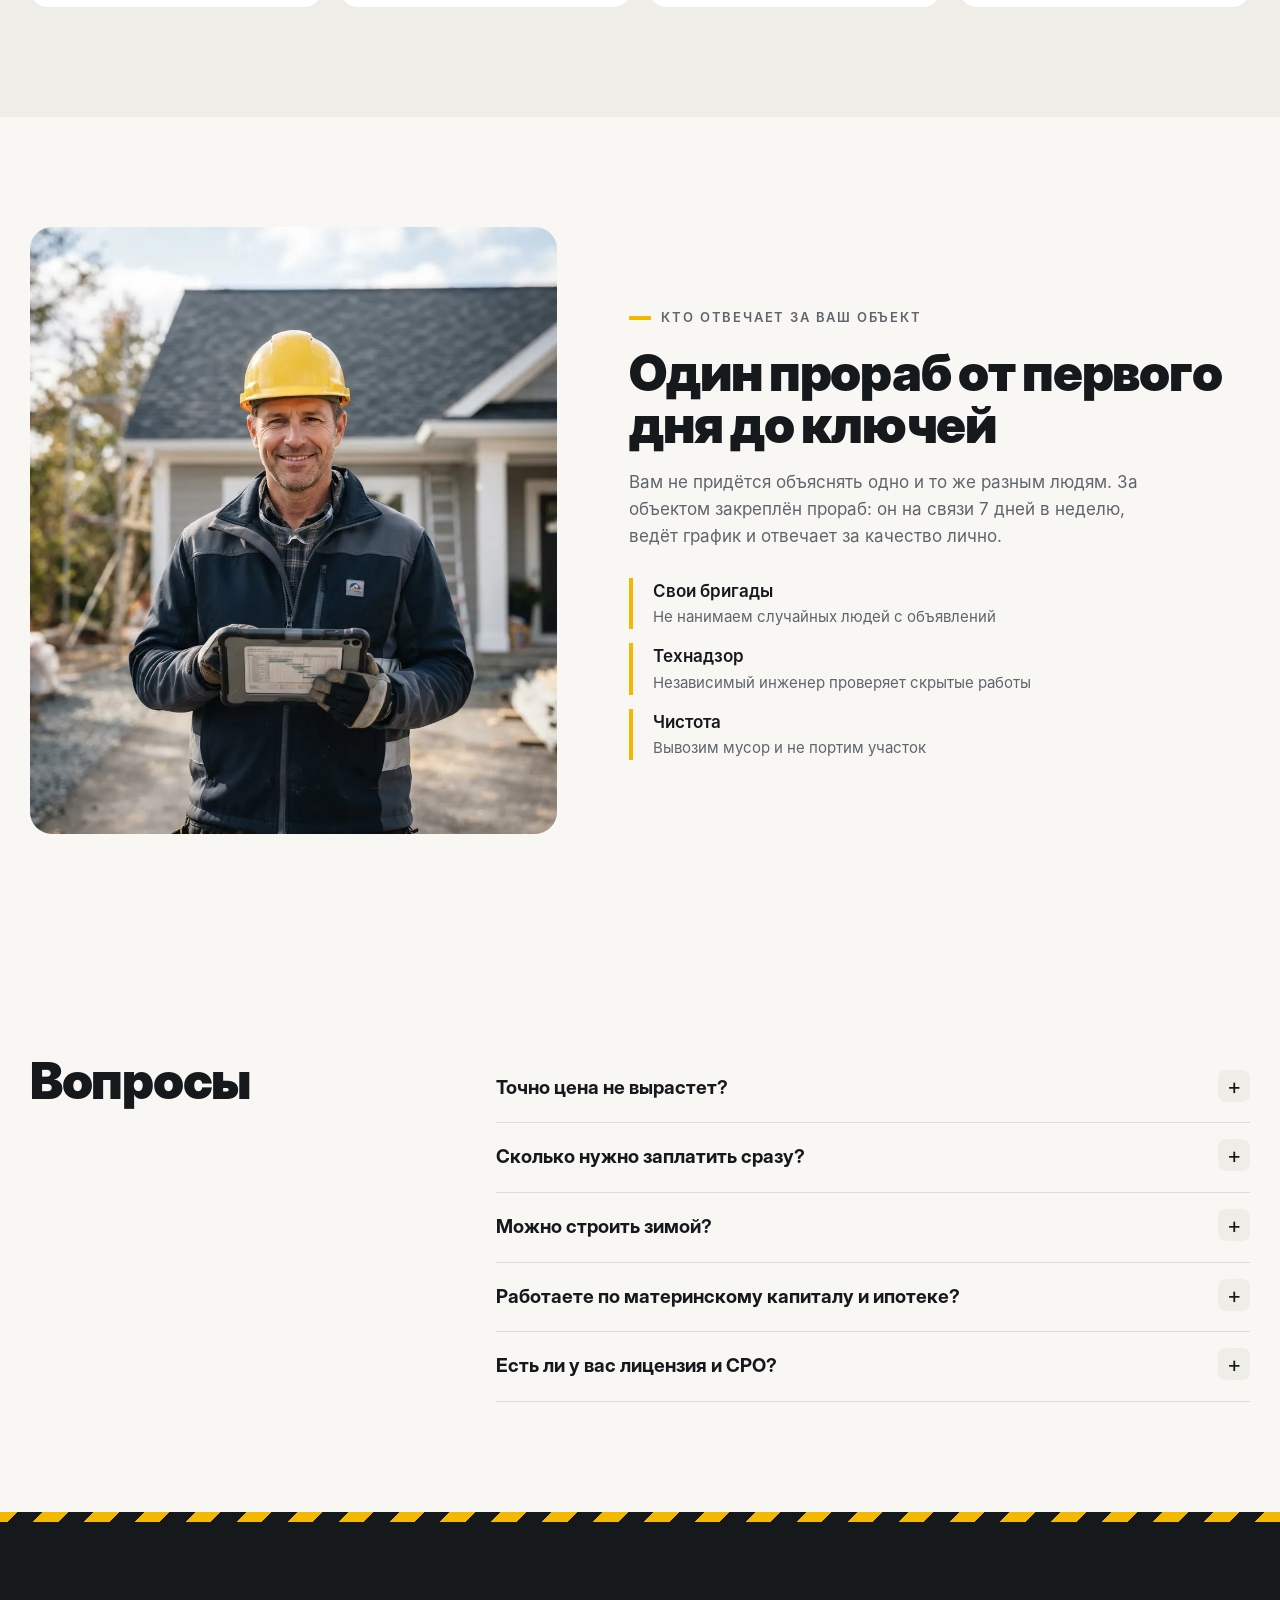
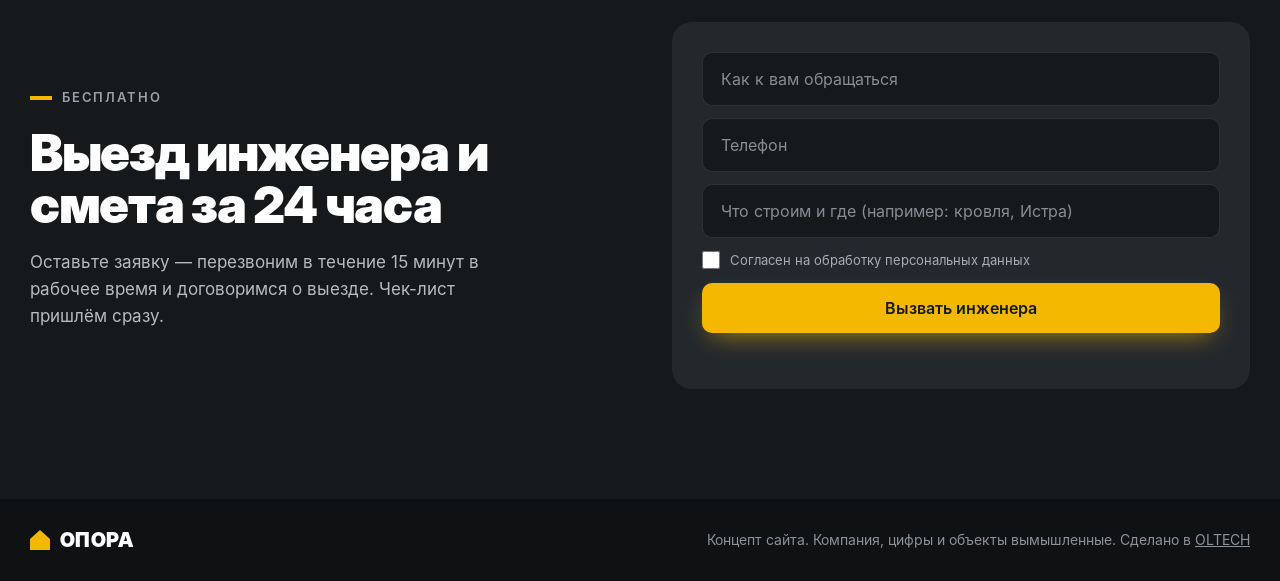
<file: portfolio/stroy/index.html>
<!doctype html>
<html lang="ru">
<head>
<meta charset="utf-8"><meta http-equiv="Content-Security-Policy" content="default-src 'self'; script-src 'self' https://mc.yandex.ru https://yastatic.net; style-src 'self' 'unsafe-inline'; img-src 'self' data: https://mc.yandex.ru; font-src 'self'; connect-src 'self' https://mc.yandex.ru; frame-src blob: https://mc.yandex.ru; child-src blob: https://mc.yandex.ru; form-action 'self'; base-uri 'self'; object-src 'none'; upgrade-insecure-requests"><meta name="referrer" content="strict-origin-when-cross-origin">
<meta name="viewport" content="width=device-width, initial-scale=1">
<title>Опора — дома и кровли под ключ с фиксированной сметой · концепт OLTECH</title>
<meta name="description" content="Концепт сайта строительной компании. Учебная работа OLTECH: компания вымышленная.">
<meta name="robots" content="noindex">
<meta name="theme-color" content="#16191c">
<link rel="icon" href="/favicon.png" type="image/png">
<link rel="preload" href="/assets/fonts/inter-display-900.woff" as="font" type="font/woff" crossorigin>
<link rel="stylesheet" href="style.css?v=3">
</head>
<body>

<div class="concept">Концепт сайта для портфолио <a href="/">OLTECH</a> · компания вымышленная</div>

<header class="hdr">
  <div class="wrap hdr-in">
    <a class="logo" href="#top"><i aria-hidden="true"></i>ОПОРА<span>проект · стройка · кровля</span></a>
    <nav class="menu" id="menu" aria-label="Разделы">
      <a href="#services">Услуги</a>
      <a href="#process">Как строим</a>
      <a href="#calc">Смета</a>
      <a href="#guarantee">Гарантии</a>
      <a href="#faq">Вопросы</a>
    </nav>
    <a class="btn btn-y hdr-cta" href="#calc">Рассчитать смету</a>
    <button class="burger" type="button" aria-controls="menu" aria-expanded="false" aria-label="Меню"><span></span></button>
  </div>
</header>

<main id="top">
  <section class="hero">
    <div class="wrap hero-in">
      <div class="hero-txt">
        <p class="eyebrow reveal">Проектирование и строительство · Москва и область</p>
        <h1 class="reveal">Дома и кровли под ключ. <mark>Цена в договоре</mark> не растёт</h1>
        <p class="lead reveal">Проектируем, строим и сдаём объект по этапам. Смета фиксируется до начала работ, а оплата идёт только после приёмки каждого этапа.</p>
        <div class="hero-cta reveal">
          <a class="btn btn-y" href="#calc">Узнать цену за 1 минуту</a>
          <a class="btn btn-ghost" href="#services">Что строим</a>
        </div>
        <ul class="ticks reveal">
          <li>Выезд инженера бесплатно</li>
          <li>Смета за 24 часа</li>
          <li>Гарантия 10 лет</li>
        </ul>
      </div>
      <div class="hero-pic reveal">
        <img src="img/hero.webp" alt="Двухэтажный дом с новой графитовой кровлей на закате" width="1376" height="768">
        <div class="card c1"><span class="ok">✓</span><div><b>Объект сдан в срок</b>Кровля 186 м², Истра · 14 дней</div></div>
        <div class="card c2"><span class="live"></span><div><b>Фотоотчёт с объекта</b>Сегодня, 18:40 · этап 3 из 5</div></div>
        <div class="card c3"><b>0 ₽</b>доплат сверх сметы</div>
      </div>
    </div>
  </section>

  <section class="nums">
    <div class="wrap nums-in">
      <div class="reveal"><b>12</b><span>лет строим<br>в Подмосковье</span></div>
      <div class="reveal"><b>340+</b><span>домов и кровель<br>сдано</span></div>
      <div class="reveal"><b>10 лет</b><span>гарантия<br>по договору</span></div>
      <div class="reveal"><b>5 этапов</b><span>оплата только<br>после приёмки</span></div>
    </div>
  </section>

  <section class="sec pains">
    <div class="wrap pains-in">
      <div class="pains-pic reveal">
        <img src="img/old.webp" alt="Старая ржавая крыша с мхом и сломанным водостоком" loading="lazy" width="1152" height="928">
        <span class="stamp">Так бывает,<br>когда строят «на глаз»</span>
      </div>
      <div>
        <p class="eyebrow reveal">Знакомо?</p>
        <h2 class="reveal">Чего боятся все, кто начинает стройку</h2>
        <ul class="pain-list">
          <li class="reveal"><b>Смета вырастает в 1,5–2 раза</b>«Материалы подорожали», «нашли скрытые работы» — и вы доплачиваете.</li>
          <li class="reveal"><b>Бригада пропадает с авансом</b>Деньги отданы вперёд, а на объекте тишина вторую неделю.</li>
          <li class="reveal"><b>Через год течёт крыша</b>Сэкономили на плёнке и креплениях — переделка дороже, чем стройка.</li>
          <li class="reveal"><b>Непонятно, что происходит</b>Вы живёте в городе и узнаёте о проблемах, когда их уже не исправить.</li>
        </ul>
        <p class="answer reveal">Мы убрали все четыре риска договором: фиксированная цена, оплата по этапам, технадзор и ежедневный фотоотчёт.</p>
      </div>
    </div>
  </section>

  <section class="sec services" id="services">
    <div class="wrap">
      <div class="sec-head">
        <h2 class="reveal">Что строим</h2>
        <p class="reveal">Один подрядчик от проекта до ключей. Не нужно искать отдельно архитектора, бригаду и кровельщиков.</p>
      </div>
      <div class="svc">
        <article class="svc-card reveal">
          <div class="svc-pic"><img src="img/frame.webp" alt="Каркас деревянного дома в процессе строительства" loading="lazy" width="928" height="1152"><span>от 38 000 ₽/м²</span></div>
          <h3>Частные дома</h3>
          <p>Каркас, газобетон или брус. Проект, фундамент, коробка, кровля и инженерные сети.</p>
          <ul><li>Проект в подарок при строительстве</li><li>от 4 месяцев</li></ul>
        </article>
        <article class="svc-card reveal">
          <div class="svc-pic"><img src="img/roofer.webp" alt="Кровельщик в страховке монтирует фальцевую кровлю" loading="lazy" width="928" height="1152"><span>от 2 400 ₽/м²</span></div>
          <h3>Кровля под ключ</h3>
          <p>Монтаж и замена кровли: металлочерепица, гибкая черепица, фальц. Утепление и водосток.</p>
          <ul><li>Демонтаж старой — бесплатно</li><li>от 7 дней</li></ul>
        </article>
        <article class="svc-card reveal">
          <div class="svc-pic"><img src="img/flat.webp" alt="Плоская мембранная кровля большого склада с высоты" loading="lazy" width="928" height="1152"><span>от 1 100 ₽/м²</span></div>
          <h3>Коммерческие объекты</h3>
          <p>Плоские кровли складов, цехов и торговых центров. Работаем с НДС и по 44-ФЗ.</p>
          <ul><li>Без остановки работы объекта</li><li>от 1 000 м²</li></ul>
        </article>
      </div>
    </div>
  </section>

  <section class="sec process" id="process">
    <div class="wrap">
      <div class="sec-head">
        <h2 class="reveal">Как строим</h2>
        <p class="reveal">Каждый этап принимаете вы и наш технадзор. Не понравилось — не платите, пока не исправим.</p>
      </div>
      <ol class="steps">
        <li class="reveal"><span>01</span><h3>Выезд и замер</h3><p>Инженер приезжает бесплатно, смотрит участок или старую кровлю.</p><em>1 день</em></li>
        <li class="reveal"><span>02</span><h3>Проект и смета</h3><p>Считаем каждый гвоздь. Цена фиксируется в договоре.</p><em>24 часа – 14 дней</em></li>
        <li class="reveal"><span>03</span><h3>Стройка по этапам</h3><p>Фундамент, коробка, кровля, сети. Фото и видео каждый вечер.</p><em>по графику</em></li>
        <li class="reveal"><span>04</span><h3>Приёмка этапа</h3><p>Проверяем по чек-листу вместе с вами. Оплата — после подписи акта.</p><em>каждый этап</em></li>
        <li class="reveal"><span>05</span><h3>Сдача и гарантия</h3><p>Ключи, исполнительная документация и гарантия 10 лет.</p><em>навсегда на связи</em></li>
      </ol>
    </div>
  </section>

  <section class="sec calc-sec" id="calc">
    <div class="wrap calc">
      <div class="calc-info reveal">
        <p class="eyebrow">Калькулятор</p>
        <h2>Сколько будет стоить ваш объект</h2>
        <p>Выберите тип работ и площадь — увидите цену с материалами и срок. Точную смету инженер пришлёт за 24 часа после выезда.</p>
        <div class="gift">
          <b>+ чек-лист в подарок</b>
          «15 пунктов приёмки кровли»: что проверить, чтобы крыша не потекла через год.
        </div>
      </div>
      <form class="calc-form reveal" id="calcForm">
        <fieldset class="field">
          <legend>Что нужно</legend>
          <div class="seg" id="kind">
            <input type="radio" name="kind" id="k1" value="roof" checked><label for="k1">Новая кровля</label>
            <input type="radio" name="kind" id="k2" value="house"><label for="k2">Дом под ключ</label>
            <input type="radio" name="kind" id="k3" value="fix"><label for="k3">Ремонт кровли</label>
          </div>
        </fieldset>
        <label class="field" for="mat">Материал</label>
        <select id="mat" name="mat"></select>
        <label class="field" for="area">Площадь, м² <output id="areaOut">150</output></label>
        <input type="range" id="area" min="30" max="400" step="10" value="150">
        <div class="calc-res">
          <div><span>Стоимость с материалами</span><b id="cost">—</b></div>
          <div><span>Срок</span><b id="term">—</b></div>
        </div>
        <a class="btn btn-y wide" href="#lead">Получить точную смету и чек-лист</a>
        <p class="note">Это ориентир. Цена в договоре не меняется после подписания.</p>
      </form>
    </div>
  </section>

  <section class="sec guarantee" id="guarantee">
    <div class="wrap">
      <div class="sec-head">
        <h2 class="reveal">Гарантии, а не обещания</h2>
        <p class="reveal">Всё ниже прописано в договоре. Можно попросить образец до встречи.</p>
      </div>
      <div class="g-grid">
        <article class="reveal"><svg viewBox="0 0 24 24" aria-hidden="true"><path d="M6 3h9l4 4v14H6zM14 3v5h5M9 13h7M9 17h5"/></svg><h3>Фиксированная смета</h3><p>Если цена материалов выросла — это наш риск, а не ваш.</p></article>
        <article class="reveal"><svg viewBox="0 0 24 24" aria-hidden="true"><path d="M3 12h4l3-8 4 16 3-8h4"/></svg><h3>Оплата по этапам</h3><p>Никаких 100% авансов. Платите за то, что уже построено.</p></article>
        <article class="reveal"><svg viewBox="0 0 24 24" aria-hidden="true"><path d="M3 7h4l2-3h6l2 3h4v13H3z"/><circle cx="12" cy="13" r="4"/></svg><h3>Фотоотчёт каждый день</h3><p>Видите стройку из города. Камера на объекте — по желанию.</p></article>
        <article class="reveal"><svg viewBox="0 0 24 24" aria-hidden="true"><path d="M12 3 4 6v6c0 5 3.5 8 8 9 4.5-1 8-4 8-9V6z"/><path d="m8.5 12 2.5 2.5 4.5-5"/></svg><h3>Гарантия 10 лет</h3><p>Протекло — приезжаем за 48 часов и чиним за свой счёт.</p></article>
      </div>
    </div>
  </section>

  <section class="sec team">
    <div class="wrap team-in">
      <div class="team-pic reveal"><img src="img/foreman.webp" alt="Прораб в жёлтой каске с планшетом у дома" loading="lazy" width="928" height="1152"></div>
      <div class="team-txt">
        <p class="eyebrow reveal">Кто отвечает за ваш объект</p>
        <h2 class="reveal">Один прораб от первого дня до ключей</h2>
        <p class="reveal">Вам не придётся объяснять одно и то же разным людям. За объектом закреплён прораб: он на связи 7 дней в неделю, ведёт график и отвечает за качество лично.</p>
        <ul class="team-list reveal">
          <li><b>Свои бригады</b>Не нанимаем случайных людей с объявлений</li>
          <li><b>Технадзор</b>Независимый инженер проверяет скрытые работы</li>
          <li><b>Чистота</b>Вывозим мусор и не портим участок</li>
        </ul>
      </div>
    </div>
  </section>

  <section class="sec" id="faq">
    <div class="wrap faq-wrap">
      <h2 class="reveal">Вопросы</h2>
      <div class="faq">
        <details class="reveal"><summary>Точно цена не вырастет?</summary><p>Да. Смета — приложение к договору. Изменить её можно только если вы сами решите что-то добавить, и только подписанным допсоглашением.</p></details>
        <details class="reveal"><summary>Сколько нужно заплатить сразу?</summary><p>Ничего, кроме проекта. Стройка делится на 5 этапов, каждый оплачивается после приёмки. Материалы на этап закупаем мы.</p></details>
        <details class="reveal"><summary>Можно строить зимой?</summary><p>Да. Каркасные дома и кровлю делаем круглый год, а зимой цены у поставщиков ниже — это видно в смете.</p></details>
        <details class="reveal"><summary>Работаете по материнскому капиталу и ипотеке?</summary><p>Да. Готовим документы для банка и работаем по эскроу-счёту — деньги приходят нам только после сдачи.</p></details>
        <details class="reveal"><summary>Есть ли у вас лицензия и СРО?</summary><p>Да. Документы, страховку ответственности и адреса сданных объектов показываем на первой встрече.</p></details>
      </div>
    </div>
  </section>

  <section class="sec lead-sec" id="lead">
    <div class="wrap leadbox">
      <div>
        <p class="eyebrow reveal">Бесплатно</p>
        <h2 class="reveal">Выезд инженера и смета за 24 часа</h2>
        <p class="reveal">Оставьте заявку — перезвоним в течение 15 минут в рабочее время и договоримся о выезде. Чек-лист пришлём сразу.</p>
      </div>
      <form class="lead-form reveal" id="leadForm">
        <input type="text" name="name" placeholder="Как к вам обращаться" autocomplete="name" required>
        <input type="tel" name="phone" placeholder="Телефон" autocomplete="tel" required>
        <input type="text" name="obj" placeholder="Что строим и где (например: кровля, Истра)">
        <label class="agree"><input type="checkbox" required> Согласен на обработку персональных данных</label>
        <button class="btn btn-y wide" type="submit">Вызвать инженера</button>
        <p class="lead-note" id="leadNote" role="status"></p>
      </form>
    </div>
  </section>
</main>

<footer class="ftr">
  <div class="wrap ftr-in">
    <span class="logo"><i aria-hidden="true"></i>ОПОРА</span>
    <span>Концепт сайта. Компания, цифры и объекты вымышленные. Сделано в <a href="/">OLTECH</a></span>
  </div>
</footer>
<script src="script.js?v=1" defer></script>
</body>
</html>
</file>
<file: assets/css/style.css>
@font-face{font-family:"Inter";src:url(/assets/fonts/inter-400.woff) format("woff");font-weight:400;font-display:swap}
@font-face{font-family:"Inter";src:url(/assets/fonts/inter-600.woff) format("woff");font-weight:600;font-display:swap}
@font-face{font-family:"Inter Display";src:url(/assets/fonts/inter-display-700.woff) format("woff");font-weight:700;font-display:swap}
@font-face{font-family:"Inter Display";src:url(/assets/fonts/inter-display-900.woff) format("woff");font-weight:900;font-display:swap}

:root{
  --paper:#f5f3f8;
  --mist:#e9e4f0;
  --lilac:#cbbfdb;
  --plum:#4a3a63;
  --night:#1c1627;
  --ink:#16131c;
  --ink-2:#4b4556;
  --ink-3:#7a7386;
  --white:#fff;
  --ok:#2f7a4b;
  --display:"Inter Display","Inter",system-ui,sans-serif;
  --body:"Inter",system-ui,-apple-system,"Segoe UI",sans-serif;
  --wrap:1180px;
  --gut:clamp(16px,4vw,40px);
  --r-sm:10px;--r-md:18px;--r-lg:28px;
}
*{box-sizing:border-box;margin:0;padding:0}
html{scroll-behavior:smooth;-webkit-text-size-adjust:100%}
body{font-family:var(--body);font-size:17px;line-height:1.6;color:var(--ink);background:var(--paper);-webkit-font-smoothing:antialiased;overflow-x:hidden}
img{display:block;max-width:100%;height:auto}
a{color:inherit}
button{font:inherit;cursor:pointer}
:focus-visible{outline:3px solid var(--plum);outline-offset:3px;border-radius:6px}
.wrap{max-width:var(--wrap);margin:0 auto;padding:0 var(--gut)}
.skip{position:absolute;left:-999px}.skip:focus{left:16px;top:16px;z-index:99;background:var(--white);padding:10px 14px}

/* type */
h1,h2,h3{font-family:var(--display);font-weight:900;letter-spacing:-.02em;line-height:1.02;color:var(--ink)}
h1{font-size:clamp(40px,6.4vw,84px)}
h2{font-size:clamp(32px,4.4vw,56px)}
h3{font-size:clamp(21px,2vw,26px);font-weight:700;letter-spacing:-.01em;line-height:1.15}
.lead{font-size:clamp(18px,1.6vw,21px);color:var(--ink-2);max-width:34em}
.muted{color:var(--ink-3)}
p+p{margin-top:.8em}

/* buttons */
.btn{display:inline-flex;align-items:center;gap:10px;border:0;border-radius:999px;padding:16px 26px;font-weight:600;font-size:17px;text-decoration:none;transition:transform .15s ease,background .2s ease}
.btn:active{transform:scale(.98)}
.btn-main{background:var(--plum);color:var(--white)}
.btn-main:hover{background:var(--night)}
.btn-line{background:transparent;color:var(--ink);box-shadow:inset 0 0 0 1.5px var(--ink)}
.btn-line:hover{background:var(--white)}
.btn svg{width:20px;height:20px;flex:none}

/* header */
.top{position:sticky;top:0;z-index:50;background:rgba(245,243,248,.86);backdrop-filter:saturate(1.4) blur(12px);-webkit-backdrop-filter:saturate(1.4) blur(12px);border-bottom:1px solid rgba(22,19,28,.07)}
.top .wrap{display:flex;align-items:center;gap:28px;height:68px}
.brand{display:flex;align-items:center;gap:10px;text-decoration:none}
.brand img{width:34px;height:34px}
.brand b{font-family:var(--display);font-weight:900;font-size:19px;letter-spacing:.14em}
.brand-t{display:flex;flex-direction:column;line-height:1}
.brand-t small{margin-top:4px;font-size:11px;font-weight:600;letter-spacing:.02em;color:var(--ink-2);white-space:nowrap}
.brand-t small br{display:none}
@media(max-width:480px){.brand{gap:8px}.brand-t small{font-size:10px;line-height:1.2;margin-top:3px}.brand-t small br{display:inline}}
@media(max-width:340px){.brand-t small{display:none}}
.nav{display:flex;gap:24px;margin-left:auto}
.nav a{text-decoration:none;font-size:15px;color:var(--ink-2)}
.nav a:hover,.nav a[aria-current]{color:var(--ink)}
.top .btn{padding:11px 18px;font-size:15px}
.burger{display:none}
@media(max-width:860px){
  .top .wrap{gap:12px}
  .top .btn{margin-left:auto}
  .burger{display:grid;place-items:center;width:44px;height:44px;border:0;border-radius:12px;background:var(--mist);cursor:pointer;padding:0}
  .burger span,.burger span::before,.burger span::after{display:block;width:18px;height:2px;border-radius:2px;background:var(--ink);transition:transform .2s,opacity .2s}
  .burger span{position:relative}
  .burger span::before,.burger span::after{content:"";position:absolute;left:0}
  .burger span::before{top:-6px}.burger span::after{top:6px}
  .top.open .burger span{background:transparent}
  .top.open .burger span::before{transform:translateY(6px) rotate(45deg)}
  .top.open .burger span::after{transform:translateY(-6px) rotate(-45deg)}
  .nav{display:none;position:absolute;top:68px;left:0;right:0;flex-direction:column;gap:0;margin:0;padding:8px 16px 16px;background:var(--paper);border-bottom:1px solid rgba(22,19,28,.08);box-shadow:0 18px 30px rgba(22,19,28,.08)}
  .top.open .nav{display:flex}
  .nav a{padding:14px 4px;font-size:17px;border-bottom:1px solid rgba(22,19,28,.06)}
  .nav a:last-child{border-bottom:0}
}

/* ---------- HERO: the card that becomes a sale ---------- */
.hero{position:relative;height:300vh;background:linear-gradient(180deg,var(--paper) 0%,var(--mist) 100%)}
.hero-stick{position:sticky;top:68px;height:calc(100vh - 68px);min-height:600px;display:flex;align-items:center;overflow:hidden}
.hero-grid{display:grid;grid-template-columns:1.05fr .95fr;gap:48px;align-items:center;width:100%}
.hero h1 span{display:block}
.hero .lead{margin-top:24px}
.hero-cta{display:flex;flex-wrap:wrap;gap:12px;margin-top:32px}
.hero-facts{display:flex;gap:28px;margin-top:36px;font-size:15px;color:var(--ink-2)}
.hero-facts b{display:block;font-family:var(--display);font-size:26px;font-weight:900;color:var(--ink);line-height:1.1}

.phone{position:relative;justify-self:center;width:min(360px,80vw);aspect-ratio:9/18.5;background:var(--ink);border-radius:46px;padding:12px;box-shadow:0 40px 80px -20px rgba(28,22,39,.45)}
.screen{position:relative;height:100%;background:#f2f1f5;border-radius:36px;overflow:hidden;padding:46px 12px 12px}
.search{height:38px;border-radius:12px;background:var(--white);display:flex;align-items:center;gap:8px;padding:0 12px;font-size:13px;color:var(--ink-3);box-shadow:0 1px 0 rgba(0,0,0,.04)}
.search svg{width:16px;height:16px}
.feed{display:grid;grid-template-columns:1fr 1fr;gap:10px;margin-top:12px}
.tile{background:var(--white);border-radius:12px;padding:6px 6px 10px}
.tile .ph{aspect-ratio:3/4;border-radius:8px;background:linear-gradient(160deg,#e4e1ea,#d6d2de)}
.tile .ln{height:7px;border-radius:4px;background:#e2dfe8;margin:8px 4px 0}
.tile .ln.p{width:46%;height:10px;background:#cfc9d9}
.tile.me .ph{position:relative;overflow:hidden;background:none}
.tile.me img{position:absolute;inset:0;width:100%;height:100%;object-fit:cover}
.tile.me .after{clip-path:inset(0 0 calc(100% * (1 - var(--p,0))) 0)}
.tile.me{position:relative;z-index:2;outline:2px solid transparent;transition:outline-color .3s;transform-origin:85% 15%;transform:scale(calc(1 + var(--lift,0) * .62)) translate(calc(var(--lift,0) * -22%),calc(var(--lift,0) * 18%));box-shadow:0 calc(var(--lift,0) * 30px) calc(var(--lift,0) * 50px) -12px rgba(28,22,39,.5)}
.tile.me.on{outline-color:var(--plum)}
.notes{position:absolute;inset:0;pointer-events:none;z-index:5}
.note{position:absolute;max-width:210px;background:var(--white);border-radius:14px;padding:10px 14px;font-size:14px;line-height:1.35;box-shadow:0 14px 32px -10px rgba(28,22,39,.35);opacity:0;transform:translateY(10px);transition:opacity .35s ease,transform .35s ease}
.note b{display:block;font-size:13px;color:var(--plum)}
.note.on{opacity:1;transform:none}
.note.n1{left:-150px;top:16%}
.note.n2{right:-150px;top:34%}
.note.n3{right:-150px;top:60%}
.scroll-hint{position:absolute;left:50%;bottom:22px;transform:translateX(-50%);font-size:13px;color:var(--ink-3)}
@media(max-width:960px){
  .hero{height:auto}
  .hero-stick{position:relative;top:0;height:auto;min-height:0;padding:56px 0 72px}
  .hero-grid{grid-template-columns:1fr;gap:48px}
  .phone{width:min(320px,72vw)}
  .note{max-width:min(150px,36vw);padding:7px 10px;font-size:11.5px;line-height:1.28;border-radius:11px}
  .note b{font-size:11.5px;margin-bottom:1px}
  .note::after{content:"";position:absolute;width:10px;height:10px;background:var(--white);transform:rotate(45deg);border-radius:2px}
  .note.n1{left:-12vw;top:23%}
  .note.n2{left:-12vw;top:41%}
  .note.n1::after,.note.n2::after{right:-4px;top:calc(50% - 5px)}
  .note.n3{right:-10vw;top:69%}
  .note.n3::after{left:26px;top:-4px}
  .tile.me{transform:scale(calc(1 + var(--lift,0) * .35)) translate(calc(var(--lift,0) * -14%),calc(var(--lift,0) * 10%))}
  .hero-facts{gap:18px}.hero-facts b{font-size:21px;white-space:nowrap}
  .scroll-hint{display:none}
}
@media(prefers-reduced-motion:reduce){
  .hero{height:auto}.hero-stick{position:relative;height:auto;padding:64px 0}
  .tile.me .after{clip-path:none}.note{opacity:1;transform:none;transition:none}
  html{scroll-behavior:auto}
}

/* sections */
section.blk{padding:clamp(72px,10vw,128px) 0}
.blk-head{display:grid;grid-template-columns:1fr 1fr;gap:32px;align-items:end;margin-bottom:48px}
.blk-head .lead{justify-self:end}
@media(max-width:860px){.blk-head{grid-template-columns:1fr}.blk-head .lead{justify-self:start}}

/* services: rows, not cards */
.svc{border-top:1.5px solid var(--ink)}
.svc-row{display:grid;grid-template-columns:1.1fr 1.4fr auto;gap:32px;align-items:center;padding:30px 0;border-bottom:1px solid rgba(22,19,28,.14);text-decoration:none}
.svc-row p{color:var(--ink-2);font-size:16px}
.svc-row .price{font-family:var(--display);font-weight:700;font-size:20px;white-space:nowrap}
.svc-row:hover h3{color:var(--plum)}
.svc-row .soon{font-size:13px;color:var(--ink-3);font-weight:600}
@media(max-width:760px){.svc-row{grid-template-columns:1fr;gap:8px}}

/* works */
.works{background:var(--night);color:var(--white)}
.works h2,.works h3{color:var(--white)}
.works .lead{color:#c9c0d7}
.strip{display:flex;gap:18px;overflow-x:auto;scroll-snap-type:x mandatory;padding:4px var(--gut) 24px;margin:0 calc(var(--gut) * -1);scrollbar-width:thin}
.strip figure{flex:0 0 clamp(220px,26vw,300px);scroll-snap-align:start}
.strip img{border-radius:var(--r-md);aspect-ratio:3/4;object-fit:cover;width:100%;background:#2a2238}
.strip figcaption{margin-top:10px;font-size:14px;color:#b9afc8}
.strip figcaption b{display:block;color:var(--white);font-weight:600}

/* process */
.steps{list-style:none;display:grid;grid-template-columns:repeat(5,1fr);gap:20px;counter-reset:s}
.step{counter-increment:s;padding-top:20px;border-top:1.5px solid var(--ink)}
.step::before{content:counter(s);font-family:var(--display);font-weight:900;font-size:40px;line-height:1;color:var(--lilac);display:block;margin-bottom:14px}
.step p{font-size:15px;color:var(--ink-2);margin-top:6px}
@media(max-width:960px){.steps{grid-template-columns:1fr 1fr}}
@media(max-width:560px){.steps{grid-template-columns:1fr}}

/* about */
.about{display:grid;grid-template-columns:.9fr 1.1fr;gap:56px;align-items:center}
.about img{border-radius:var(--r-lg);aspect-ratio:1;object-fit:cover}
.about ul{list-style:none;margin-top:24px}
.about li{padding:12px 0;border-bottom:1px solid rgba(22,19,28,.12)}
@media(max-width:860px){.about{grid-template-columns:1fr}}

/* faq */
.faq{max-width:820px}
.faq details{border-bottom:1px solid rgba(22,19,28,.14)}
.faq summary{list-style:none;cursor:pointer;padding:22px 40px 22px 0;font-weight:600;font-size:18px;position:relative}
.faq summary::-webkit-details-marker{display:none}
.faq summary::after{content:"";position:absolute;right:6px;top:50%;width:12px;height:12px;border-right:2px solid var(--ink);border-bottom:2px solid var(--ink);transform:translateY(-70%) rotate(45deg);transition:transform .2s}
.faq details[open] summary::after{transform:translateY(-30%) rotate(-135deg)}
.faq details p{padding:0 0 22px;color:var(--ink-2);max-width:62ch}

/* final cta */
.final{background:var(--plum);color:var(--white);border-radius:var(--r-lg);padding:clamp(36px,6vw,72px);display:grid;grid-template-columns:1.3fr auto;gap:32px;align-items:center}
.final h2{color:var(--white)}
.final p{color:#e3dcee;margin-top:14px;max-width:34em}
.final .btn-main{background:var(--white);color:var(--ink)}
.final .btn-main:hover{background:var(--mist)}
@media(max-width:760px){.final{grid-template-columns:1fr}}

/* footer */
.foot{padding:48px 0 64px;font-size:14px;color:var(--ink-3)}
.foot .wrap{display:flex;flex-wrap:wrap;gap:16px 32px;justify-content:space-between}
.foot a{text-decoration:none}.foot a:hover{color:var(--ink)}
.foot-contacts{flex-basis:100%;color:var(--ink-2)}
.foot-contacts a{color:var(--ink);text-decoration:underline;text-underline-offset:3px}

/* кнопка + запасные контакты (ВК, почта) */
.cta-act{display:flex;flex-direction:column;align-items:flex-start;gap:12px}
.alt-contact{font-size:14px;color:var(--ink-3)}
.alt-contact a{color:inherit;text-underline-offset:3px}
.alt-contact a:hover{color:var(--ink)}
.final .alt-contact{color:#e3dcee}
.plan .alt-contact{margin-top:12px;text-align:center;font-size:13px}
.calc-out .alt-contact{color:rgba(255,255,255,.7);font-size:13px}
.calc-out .alt-contact a:hover{color:var(--white)}
.final .alt-contact a:hover{color:var(--white)}

/* ---------- /kartochki ---------- */
.page-hero{padding:clamp(56px,8vw,96px) 0 clamp(40px,6vw,64px)}
.page-hero .lead{margin-top:22px}
.crumbs{font-size:14px;color:var(--ink-3);margin-bottom:22px}
.crumbs a{text-decoration:none}

.ba-wrap{display:grid;grid-template-columns:1fr 1fr;gap:28px}
@media(max-width:860px){.ba-wrap{grid-template-columns:1fr}}
.ba{position:relative;aspect-ratio:3/4;border-radius:var(--r-md);overflow:hidden;user-select:none;touch-action:pan-y;background:var(--mist)}
.ba img{position:absolute;inset:0;width:100%;height:100%;object-fit:cover}
.ba .ba-after{clip-path:inset(0 0 0 var(--x,50%))}
.ba-handle{position:absolute;top:0;bottom:0;left:var(--x,50%);width:2px;background:var(--white);transform:translateX(-1px)}
.ba-handle::after{content:"";position:absolute;top:50%;left:50%;width:44px;height:44px;margin:-22px 0 0 -22px;border-radius:50%;background:var(--white);box-shadow:0 6px 18px rgba(0,0,0,.25)}
.ba input{position:absolute;inset:0;width:100%;height:100%;opacity:0;cursor:ew-resize;margin:0}
.ba-tag{position:absolute;top:14px;padding:6px 12px;border-radius:999px;font-size:13px;font-weight:600;background:rgba(22,19,28,.72);color:var(--white)}
.ba-tag.l{left:14px}.ba-tag.r{right:14px;background:var(--plum)}
.ba-cap{margin-top:12px;font-size:14px;color:var(--ink-3)}

.funnel{display:grid;grid-template-columns:repeat(3,1fr);gap:0;border-top:1.5px solid var(--ink)}
.funnel div{padding:26px 24px 26px 0;border-bottom:1px solid rgba(22,19,28,.14)}
.funnel b{display:block;font-family:var(--display);font-weight:700;font-size:20px;margin-bottom:6px}
.funnel p{color:var(--ink-2);font-size:15px}
@media(max-width:860px){.funnel{grid-template-columns:1fr 1fr}}
@media(max-width:560px){.funnel{grid-template-columns:1fr}}

/* calculator */
.calc{display:grid;grid-template-columns:1.25fr .75fr;gap:0;background:var(--white);border-radius:var(--r-lg);overflow:hidden;box-shadow:0 30px 60px -30px rgba(28,22,39,.3)}
.calc-in{padding:clamp(24px,4vw,44px);display:grid;gap:26px}
.calc-out{background:var(--night);color:var(--white);padding:clamp(24px,4vw,44px);display:flex;flex-direction:column;gap:18px}
.field label,.field legend{display:block;font-weight:600;margin-bottom:10px}
fieldset.field{border:0;min-width:0}
.seg{display:flex;flex-wrap:wrap;gap:8px}
.seg input{position:absolute;opacity:0}
.seg label{margin:0;padding:10px 16px;border-radius:999px;box-shadow:inset 0 0 0 1.5px var(--lilac);font-weight:500;cursor:pointer}
.seg input:checked+label{background:var(--plum);color:var(--white);box-shadow:none}
.seg input:focus-visible+label{outline:3px solid var(--plum);outline-offset:2px}
.range{display:flex;align-items:center;gap:16px}
.range input{flex:1;accent-color:var(--plum)}
.range output{font-family:var(--display);font-weight:900;font-size:26px;min-width:2ch;text-align:right}
.checks{display:grid;gap:10px}
.checks label{display:flex;gap:12px;align-items:flex-start;font-weight:400;margin:0;cursor:pointer}
.checks input{margin-top:5px;width:18px;height:18px;accent-color:var(--plum);flex:none}
.checks small{color:var(--ink-3)}
.sum-label{font-size:15px;color:#c9c0d7}
.sum{font-family:var(--display);font-weight:900;font-size:clamp(40px,5vw,58px);line-height:1}
.per{font-size:15px;color:#c9c0d7}
.disc{font-size:15px;color:#b8e6c6;min-height:1.4em}
.calc-out .btn-main{background:var(--white);color:var(--ink);justify-content:center;margin-top:auto}
.calc-out .btn-line{color:var(--white);box-shadow:inset 0 0 0 1.5px rgba(255,255,255,.4);justify-content:center}
.calc-note{font-size:13px;color:#9d93ad}
@media(max-width:860px){.calc{grid-template-columns:1fr}}

.audit{display:grid;grid-template-columns:1fr auto;gap:28px;align-items:center;padding:clamp(28px,5vw,48px);border-radius:var(--r-lg);box-shadow:inset 0 0 0 1.5px var(--ink)}
.audit p{color:var(--ink-2);margin-top:12px;max-width:40em}
@media(max-width:760px){.audit{grid-template-columns:1fr}}

.toast{position:fixed;left:50%;bottom:24px;transform:translate(-50%,20px);background:var(--ink);color:var(--white);padding:12px 18px;border-radius:12px;font-size:15px;opacity:0;transition:.25s;pointer-events:none;z-index:60}
.toast.on{opacity:1;transform:translate(-50%,0)}

/* Кнопка «наверх» */
.to-top{position:fixed;right:18px;bottom:22px;z-index:60;width:46px;height:46px;border:0;border-radius:50%;background:var(--plum);color:var(--white);display:grid;place-items:center;cursor:pointer;box-shadow:0 10px 24px -8px rgba(28,22,39,.55);opacity:0;transform:translateY(12px);pointer-events:none;transition:opacity .25s,transform .25s}
.to-top.on{opacity:1;transform:none;pointer-events:auto}
.to-top:hover{background:var(--night)}
.to-top svg{width:20px;height:20px}
@media(max-width:860px){.to-top{right:14px;bottom:16px;width:44px;height:44px}}
.foot-links{display:flex;flex-wrap:wrap;align-items:center;gap:8px 14px}
.foot-links .dot{color:var(--lilac)}

/* Пакеты лендингов */
.plans{display:grid;grid-template-columns:repeat(3,1fr);gap:20px;align-items:stretch}
.plan{position:relative;display:flex;flex-direction:column;padding:32px 28px;border-radius:var(--r-lg);background:var(--white);box-shadow:inset 0 0 0 1px rgba(22,19,28,.1)}
.plan.best{box-shadow:inset 0 0 0 2px var(--plum),0 24px 48px -24px rgba(74,58,99,.45)}
.plan-tag{position:absolute;top:-13px;left:28px;padding:5px 12px;border-radius:999px;background:var(--plum);color:var(--white);font-size:12px;font-weight:600}
.plan h3{font-size:22px}
.plan-for{margin-top:6px;color:var(--ink-3);font-size:15px}
.plan-price{margin-top:20px;font-family:var(--display);font-weight:900;font-size:36px;line-height:1}
.plan ul{list-style:none;margin:24px 0 28px;padding:0;display:grid;gap:10px;flex:1}
.plan li{position:relative;padding-left:24px;font-size:15px;color:var(--ink-2)}
.plan li::before{content:"";position:absolute;left:2px;top:.45em;width:12px;height:7px;border-left:2px solid var(--plum);border-bottom:2px solid var(--plum);transform:rotate(-45deg)}
.plan .btn{justify-content:center;text-align:center}
@media(max-width:860px){.plans{grid-template-columns:1fr;gap:28px}}
.search{white-space:nowrap;overflow:hidden}
@media(max-width:375px){.note{max-width:38vw;font-size:11px}.note b{font-size:11px}.search{font-size:12px}}

/* Лендинги: первый экран с макетом сайта */
.lp-grid{display:grid;grid-template-columns:1.02fr .98fr;gap:56px;align-items:center}
.lp-visual{position:relative;padding:28px 18px 44px}
.bw{border-radius:18px;background:var(--white);box-shadow:0 40px 80px -28px rgba(28,22,39,.42),0 0 0 1px rgba(22,19,28,.06);overflow:hidden;transform:perspective(1400px) rotateY(-7deg) rotateX(3deg);transform-origin:left center}
.bw-bar{display:flex;align-items:center;gap:6px;padding:11px 14px;background:#ece9f1}
.bw-bar i{width:10px;height:10px;border-radius:50%;background:#d3cddc}
.bw-bar span{margin-left:12px;flex:1;max-width:240px;padding:4px 12px;border-radius:8px;background:var(--white);font-size:11px;color:var(--ink-3)}
.bw-page{padding:16px 20px 22px;background:linear-gradient(180deg,#fbf7f2,#f3ece3)}
.bw-nav{display:flex;align-items:center;gap:12px;font-size:12px}
.bw-nav b{font-family:var(--display);font-size:15px;margin-right:auto;color:#3b2a1f}
.bw-nav span{width:38px;height:6px;border-radius:3px;background:#dccfc1}
.bw-nav em{font-style:normal;font-weight:600;font-size:11px;padding:6px 12px;border-radius:999px;background:#3b2a1f;color:#fff}
.bw-hero{display:grid;grid-template-columns:1.2fr .8fr;gap:14px;align-items:center;margin-top:22px}
.bw-h{font-family:var(--display);font-weight:900;font-size:clamp(20px,2.3vw,30px);line-height:1.02;color:#2a1d14;letter-spacing:-.02em}
.bw-t{margin-top:10px;font-size:12px;line-height:1.4;color:#7a6556}
.bw-btn{display:inline-block;margin-top:14px;padding:9px 16px;border-radius:999px;background:#c8642c;color:#fff;font-size:12px;font-weight:600}
.bw-cup{aspect-ratio:1;border-radius:22px;background:radial-gradient(circle at 50% 38%,#7a4a2c 0 22%,#e9d8c6 23% 31%,transparent 32%),radial-gradient(circle at 50% 60%,#fff 0 40%,transparent 41%),linear-gradient(150deg,#e7b48a,#c8642c)}
.bw-row{display:grid;grid-template-columns:repeat(3,1fr);gap:10px;margin-top:20px}
.bw-row span{height:46px;border-radius:12px;background:#fff;box-shadow:0 1px 0 rgba(0,0,0,.04)}
.pop{position:absolute;display:flex;align-items:center;gap:10px;padding:11px 14px;border-radius:16px;background:var(--white);box-shadow:0 18px 36px -12px rgba(28,22,39,.38);font-size:12.5px;line-height:1.3;color:var(--ink-2);animation:pop-in .6s cubic-bezier(.2,.8,.2,1) both}
.pop b{display:block;font-size:13px;color:var(--ink)}
.pop-ic{flex:none;width:30px;height:30px;border-radius:50%;display:grid;place-items:center}
.pop-ic.tg{background:#2aabee}
.pop-ic.tg::before{content:"";width:12px;height:10px;background:#fff;clip-path:polygon(0 45%,100% 0,78% 100%,45% 70%)}
.pop-ic.ok{background:#3aa66a}
.pop-ic.ok::before{content:"";width:11px;height:6px;border-left:2.5px solid #fff;border-bottom:2.5px solid #fff;transform:rotate(-45deg) translate(1px,-1px)}
.pop-a{left:-6px;bottom:6px;animation-delay:.5s}
.pop-b{right:-4px;top:2px;animation-delay:1.1s}
.pop-c{right:10px;bottom:-6px;flex-direction:column;align-items:flex-start;gap:4px;color:var(--plum);animation-delay:1.7s}
.pop-c svg{width:110px;height:30px}
@keyframes pop-in{from{opacity:0;transform:translateY(14px) scale(.96)}to{opacity:1;transform:none}}
@media(max-width:960px){
  .lp-grid{grid-template-columns:1fr;gap:28px}
  .lp-visual{padding:18px 4px 40px}
  .bw{transform:none}
  .pop{font-size:11.5px;padding:9px 11px}
  .pop b{font-size:12px}
  .pop-a{left:-4px;bottom:0}
  .pop-b{right:-4px;top:0}
  .pop-c{display:none}
}
@media(prefers-reduced-motion:reduce){.pop{animation:none}}
/* Блок «Что входит» на лендингах — карточками */
.lp-inside{display:grid;grid-template-columns:repeat(3,1fr);gap:16px}
.lp-inside div{padding:26px 24px;border-radius:var(--r-md);background:var(--white);box-shadow:inset 0 0 0 1px rgba(22,19,28,.08)}
.lp-inside em{display:inline-grid;place-items:center;width:34px;height:34px;border-radius:10px;background:var(--mist);color:var(--plum);font-style:normal;font-weight:700;font-size:14px;margin-bottom:16px}
.lp-inside b{display:block;font-family:var(--display);font-weight:700;font-size:19px;margin-bottom:8px}
.lp-inside p{color:var(--ink-2);font-size:15px;line-height:1.5}
@media(max-width:860px){.lp-inside{grid-template-columns:1fr 1fr}}
@media(max-width:560px){.lp-inside{grid-template-columns:1fr}}

/* Текстовые страницы */
.prose{max-width:760px}
.prose h2{font-size:clamp(22px,2.4vw,28px);margin:40px 0 12px}
.prose h2:first-child{margin-top:0}
.prose p,.prose li{color:var(--ink-2);font-size:16.5px;line-height:1.65}
.prose p+p{margin-top:12px}
.prose ul{margin:8px 0 0;padding-left:22px;display:grid;gap:8px}
.prose a{color:var(--plum)}
.linkish{border:0;background:none;padding:0;font:inherit;color:inherit;cursor:pointer}
.linkish:hover{color:var(--ink)}

/* Плашка cookie */
.cookie{position:fixed;left:16px;bottom:16px;z-index:70;max-width:440px;padding:18px 20px;border-radius:var(--r-md);background:var(--white);box-shadow:0 24px 50px -16px rgba(28,22,39,.4),0 0 0 1px rgba(22,19,28,.06);opacity:0;transform:translateY(16px);pointer-events:none;transition:opacity .3s,transform .3s}
.cookie.on{opacity:1;transform:none;pointer-events:auto}
.cookie p{font-size:14px;line-height:1.5;color:var(--ink-2)}
.cookie a{color:var(--plum)}
.cookie-btns{display:flex;gap:10px;margin-top:14px}
.cookie .btn{padding:10px 18px;font-size:14px}
@media(max-width:560px){.cookie{left:10px;right:10px;bottom:10px;max-width:none}}
.prose ul+p{margin-top:12px}

/* Страница цен */
.price-jump{display:flex;flex-wrap:wrap;gap:10px;margin-top:28px}
.price-jump a{padding:10px 18px;border-radius:999px;background:var(--white);box-shadow:inset 0 0 0 1px rgba(22,19,28,.12);text-decoration:none;font-size:15px;font-weight:600;color:var(--ink)}
.price-jump a:hover{box-shadow:inset 0 0 0 1.5px var(--plum);color:var(--plum)}
.price-more{margin-top:22px;font-size:15px;color:var(--ink-2)}
.price-more a{color:var(--plum);font-weight:600}
.price-list{border-top:1.5px solid var(--ink)}
.price-list>div{display:flex;justify-content:space-between;align-items:center;gap:24px;padding:22px 0;border-bottom:1px solid rgba(22,19,28,.14)}
.price-list b{display:block;font-family:var(--display);font-weight:700;font-size:19px;color:var(--ink);margin-bottom:4px}
.price-list span{color:var(--ink-2);font-size:15px}
.price-list em{flex:none;font-style:normal;font-family:var(--display);font-weight:900;font-size:22px;color:var(--ink);white-space:nowrap}
.price-list .price-good em{color:#2f8a57}
.faq p a{color:var(--plum)}
html{scroll-padding-top:84px}

/* примеры сайтов */
.sites{display:grid;grid-template-columns:1fr 1fr;gap:22px}
.site{display:flex;flex-direction:column;text-decoration:none;color:var(--ink);background:var(--white);border-radius:var(--r-md);padding:12px 12px 24px;box-shadow:inset 0 0 0 1px rgba(22,19,28,.08);transition:transform .25s,box-shadow .25s}


.site-tag{align-self:flex-start;margin:0 12px 10px;padding:6px 10px;border-radius:999px;background:var(--mist);color:var(--plum);font-size:13px;font-weight:600}
.site b{margin:0 12px;font-family:var(--display);font-weight:700;font-size:21px;line-height:1.2}

.site-txt{margin:8px 12px 0;color:var(--ink-2);font-size:15px;line-height:1.5}
@media(min-width:761px){.site-wide{grid-column:1/-1}.site-wide .site-thumbs{max-width:560px}}
.site-txt a{color:inherit;font-weight:600;text-decoration:underline;text-underline-offset:3px}
@media(max-width:760px){.sites{grid-template-columns:1fr}}
.sites-h{display:flex;flex-wrap:wrap;align-items:baseline;gap:8px 18px;margin:64px 0 24px;font-size:clamp(26px,3vw,36px)}
.sites-h a{font-family:inherit;font-size:16px;font-weight:600;letter-spacing:0;color:var(--plum)}
.works .sites-h a{color:#cbbcf0}

/* карусель примеров */
.site-car{position:relative;border-radius:12px;overflow:hidden;background:var(--mist);touch-action:pan-y}
.site-car>img{display:block;width:100%;height:auto;aspect-ratio:3/2;object-fit:cover;transition:opacity .2s}
.site-car>img.fade{opacity:.25}
.car-p,.car-n{position:absolute;top:50%;width:42px;height:42px;margin-top:-21px;border:0;border-radius:50%;background:rgba(255,255,255,.92);color:var(--ink);font-size:26px;line-height:1;cursor:pointer;box-shadow:0 6px 18px rgba(22,19,28,.25);transition:transform .2s}
.car-p{left:10px}.car-n{right:10px}
.car-p:hover,.car-n:hover{transform:scale(1.08)}
.car-zoom{position:absolute;right:10px;bottom:10px;padding:7px 11px;border:0;border-radius:999px;background:rgba(22,19,28,.72);color:#fff;font-size:12px;font-weight:600;cursor:zoom-in}
.car-count{position:absolute;left:10px;bottom:10px;padding:6px 10px;border-radius:999px;background:rgba(22,19,28,.72);color:#fff;font-size:12px;font-weight:600}
.site-thumbs{display:grid;grid-template-columns:repeat(4,1fr);gap:8px;margin:10px 0 18px}
.site-thumbs button{padding:0;border:2px solid transparent;border-radius:8px;overflow:hidden;background:var(--mist);cursor:pointer;opacity:.6;transition:opacity .2s,border-color .2s}
.site-thumbs button:hover{opacity:1}
.site-thumbs button.on{opacity:1;border-color:var(--plum)}
.site-thumbs img{display:block;width:100%;height:auto;aspect-ratio:3/2;object-fit:cover}
.lb{position:fixed;inset:0;z-index:200;background:rgba(14,11,20,.92);display:flex;align-items:center;justify-content:center;padding:56px 64px}
.lb[hidden]{display:none}
.lb img{max-width:100%;max-height:100%;border-radius:10px;box-shadow:0 30px 80px rgba(0,0,0,.5)}
.lb button{position:absolute;border:0;background:rgba(255,255,255,.12);color:#fff;width:48px;height:48px;border-radius:50%;font-size:24px;line-height:1;cursor:pointer}
.lb button:hover{background:rgba(255,255,255,.25)}
.lb-x{top:14px;right:14px}.lb-p{left:10px;top:50%;margin-top:-24px}.lb-n{right:10px;top:50%;margin-top:-24px}
.lb-c{position:absolute;bottom:16px;left:0;right:0;text-align:center;color:#d8d2e4;font-size:14px}
@media(max-width:600px){.lb{padding:60px 8px}.lb-p,.lb-n{top:auto;bottom:40px;margin:0}.lb-p{left:calc(50% - 60px)}.lb-n{right:calc(50% - 60px)}.lb-c{bottom:96px}}
@media(max-width:600px){.car-p,.car-n{width:34px;height:34px;margin-top:-17px;font-size:20px;background:rgba(255,255,255,.85)}.car-p{left:6px}.car-n{right:6px}.car-zoom,.car-count{font-size:11px;padding:5px 9px}}
@media(max-width:400px){.top .btn{padding:10px 13px;font-size:14px}}
@media(max-width:370px){.brand{gap:6px}.brand img{width:30px;height:30px}.brand b{font-size:17px}.top .btn{padding:9px 11px}}

/* homepage hero visual */
.hero2{display:grid;grid-template-columns:1.35fr .65fr;gap:40px;align-items:center}
.hero2 h1{font-size:clamp(38px,4.6vw,64px)}
.flow{position:relative;display:flex;justify-content:center;padding:20px 0}
.flow-phone{width:290px;border-radius:38px;background:var(--night);padding:14px;box-shadow:0 40px 80px -30px rgba(28,22,39,.55)}
.flow-top{display:flex;justify-content:space-between;align-items:center;color:#cfc6dc;font-size:13px;padding:2px 12px 10px}
.flow-top i{width:70px;height:6px;border-radius:9px;background:#3a3149}
.flow-chat{background:#efeaf5;border-radius:26px;padding:16px 14px 22px;min-height:360px;display:flex;flex-direction:column;gap:10px}
.flow-name{font-weight:600;font-size:14px;text-align:center;color:var(--ink-2);margin-bottom:4px}
.msg{background:var(--white);border-radius:16px 16px 16px 4px;padding:10px 12px;font-size:13.5px;line-height:1.45;color:var(--ink-2);box-shadow:0 6px 16px -10px rgba(28,22,39,.35);opacity:0;transform:translateY(14px) scale(.96);animation:msg-in 9s infinite}
.msg b{display:block;color:var(--plum);font-size:12px;text-transform:uppercase;letter-spacing:.04em;margin-bottom:2px}
.msg em{font-style:normal;font-weight:700;color:var(--ink)}
.m2{animation-delay:1.2s}.m3{animation-delay:2.4s}
@keyframes msg-in{0%{opacity:0;transform:translateY(14px) scale(.96)}6%,85%{opacity:1;transform:none}95%,100%{opacity:0;transform:translateY(-6px)}}
.flow-badge{position:absolute;background:var(--white);border-radius:16px;padding:10px 14px;font-size:13px;color:var(--ink-3);box-shadow:0 18px 40px -18px rgba(28,22,39,.45);animation:float 5s ease-in-out infinite}
.flow-badge b{display:block;font-family:var(--display);font-size:20px;color:var(--ink)}
.b1{left:-40px;top:4%}.b2{right:-30px;bottom:2%;animation-delay:-2.5s}
@keyframes float{50%{transform:translateY(-10px)}}
@media(max-width:900px){.hero2{grid-template-columns:1fr;gap:28px}.flow-phone{width:250px}.flow-chat{min-height:330px}.b1{left:0;top:0}.b2{right:0;bottom:0}.flow{padding:36px 0}}
@media(prefers-reduced-motion:reduce){.msg{animation:none;opacity:1;transform:none}.flow-badge{animation:none}}
.seg-wrap{flex-wrap:wrap}.seg label small{opacity:.7;font-weight:400;margin-left:4px}.seg input:disabled+label{cursor:not-allowed;text-decoration:line-through}
.pain{margin-top:24px;padding:20px 22px;border-radius:20px;background:#fff;box-shadow:inset 0 0 0 1.5px var(--lilac)}.pain ul{margin:10px 0 12px;padding-left:20px}.pain li{margin:6px 0}
</file>
<file: portfolio/domiki/style.css>
@font-face{font-family:"Lora";src:url(fonts/lora.woff) format("woff");font-weight:400 700;font-display:swap}
@font-face{font-family:"Lora";src:url(fonts/lora-italic.woff) format("woff");font-weight:400 700;font-style:italic;font-display:swap}
@font-face{font-family:"Inter";src:url(/assets/fonts/inter-400.woff) format("woff");font-weight:400;font-display:swap}
@font-face{font-family:"Inter";src:url(/assets/fonts/inter-600.woff) format("woff");font-weight:600;font-display:swap}

:root{
  --forest:#1f2a24;--moss:#3f5a47;--mist:#eef0ec;--paper:#f7f6f2;--sand:#e4ddcf;
  --ember:#c2703d;--ember-d:#a65a2b;--ink:#1c211e;--muted:#5d665f;--line:rgba(28,33,30,.14);--r:20px;
  --serif:"Lora",Georgia,serif;--sans:"Inter",system-ui,sans-serif;
}
*{box-sizing:border-box;margin:0;padding:0}
html{scroll-behavior:smooth;scroll-padding-top:80px}
body{background:var(--paper);color:var(--ink);font:400 17px/1.6 var(--sans);-webkit-font-smoothing:antialiased}
img{display:block;max-width:100%}
a{color:inherit}
.wrap{width:min(1200px,100% - 40px);margin:0 auto}
h1,h2,h3{font-family:var(--serif);font-weight:500;line-height:1.08;letter-spacing:-.01em}
h1{font-size:clamp(46px,7vw,104px)}
h1 em,h2 em{font-style:italic}
h2{font-size:clamp(34px,4.4vw,58px)}
h3{font-size:24px}
.eyebrow{font-size:13px;letter-spacing:.16em;text-transform:uppercase;font-weight:600;margin-bottom:18px;color:var(--ember)}

.concept{background:#000;color:#cfd5cf;text-align:center;font-size:13px;padding:8px 12px}
.concept a{color:#fff}

.btn{display:inline-flex;align-items:center;justify-content:center;padding:16px 26px;border-radius:999px;font:600 16px/1 var(--sans);text-decoration:none;border:0;cursor:pointer;transition:background .2s,transform .2s,color .2s;white-space:nowrap}
.btn:hover{transform:translateY(-1px)}
.btn-ember{background:var(--ember);color:#fff}.btn-ember:hover{background:var(--ember-d)}
.btn-line{box-shadow:inset 0 0 0 1.5px var(--ink)}.btn-line:hover{background:var(--ink);color:#fff}
.wide{width:100%}

/* шапка */
.hdr{position:sticky;top:0;z-index:40;background:rgba(31,42,36,.92);color:#fff;backdrop-filter:blur(10px);-webkit-backdrop-filter:blur(10px)}
.hdr-in{display:flex;align-items:center;gap:32px;height:72px}
.logo{display:flex;align-items:center;gap:10px;font:500 28px/1 var(--serif);text-decoration:none;letter-spacing:-.01em}
.logo svg{width:32px;height:20px;color:var(--ember)}
.menu{display:flex;gap:28px;margin-left:auto}
.menu a{text-decoration:none;font-size:15px;color:#c9d2ca}.menu a:hover{color:#fff}
.hdr-cta{padding:12px 20px;font-size:15px}
.burger{display:none}

/* первый экран */
.hero{position:relative;min-height:calc(100vh - 106px);display:flex;align-items:flex-end;color:#fff;overflow:hidden}
.hero-bg{position:absolute;inset:0;width:100%;height:100%;object-fit:cover;animation:zoom 18s ease-out both}
@keyframes zoom{from{transform:scale(1.12)}to{transform:scale(1)}}
.hero-shade{position:absolute;inset:0;background:linear-gradient(180deg,rgba(10,16,12,.15) 0%,rgba(10,16,12,.1) 35%,rgba(10,16,12,.75) 100%)}
.hero-in{position:relative;padding:120px 0 70px}
.hero .eyebrow{color:#f2c7a5}
.hero h1{max-width:12ch}
.lead{font-size:clamp(18px,1.6vw,21px);max-width:32em;margin-top:22px;color:#e6ebe6}
.book{display:grid;grid-template-columns:1fr 1fr 1fr auto;gap:10px;margin-top:36px;padding:12px;border-radius:24px;background:rgba(247,246,242,.96);color:var(--ink);max-width:880px;align-items:end}
.book label{display:flex;flex-direction:column;padding:6px 14px;border-radius:14px;background:#fff}
.book label span{font-size:12px;color:var(--muted);font-weight:600}
.book input,.book select{border:0;background:transparent;font:500 16px var(--sans);color:var(--ink);padding:4px 0;outline:none;width:100%}
.book .btn{height:100%;min-height:58px}
.book-note{grid-column:1/-1;font-size:13px;color:var(--muted);padding:2px 6px 0}
.scroll{position:absolute;left:50%;bottom:18px;width:26px;height:42px;border:2px solid rgba(255,255,255,.6);border-radius:14px;transform:translateX(-50%)}
.scroll span{position:absolute;left:50%;top:8px;width:4px;height:8px;margin-left:-2px;border-radius:2px;background:#fff;animation:dot 1.6s infinite}
@keyframes dot{0%{opacity:0;transform:translateY(0)}40%{opacity:1}100%{opacity:0;transform:translateY(12px)}}

/* секции */
.sec{padding:clamp(70px,9vw,120px) 0}
.sec-head{display:grid;grid-template-columns:1fr 1fr;gap:40px;align-items:end;margin-bottom:48px}
.sec-head p{color:var(--muted);max-width:28em}

.why-grid{display:grid;grid-template-columns:repeat(3,1fr);gap:28px}
.why img{width:100%;aspect-ratio:4/5;object-fit:cover;border-radius:var(--r)}
.why article:nth-child(2){margin-top:70px}
.why h3{margin:22px 0 8px}
.why p{color:var(--muted);font-size:16px}

.houses{background:var(--mist)}
.house-list{display:grid;gap:22px}
.house{display:grid;grid-template-columns:.9fr 1.1fr;background:#fff;border-radius:28px;overflow:hidden}
.house:nth-child(even){grid-template-columns:1.1fr .9fr}
.house:nth-child(even) .house-pic{order:2}
.house-pic{min-height:380px}
.house-pic img{width:100%;height:100%;object-fit:cover;transition:transform 1s cubic-bezier(.2,.7,.2,1)}
.house:hover .house-pic img{transform:scale(1.04)}
.house-txt{padding:clamp(28px,4vw,52px);display:flex;flex-direction:column;justify-content:center}
.tag{align-self:flex-start;font-size:12px;font-weight:600;padding:6px 12px;border-radius:999px;background:var(--sand);color:var(--moss);margin-bottom:16px}
.house h3{font-size:clamp(30px,3vw,40px)}
.house p{color:var(--muted);margin-top:12px;max-width:30em}
.house ul{list-style:none;display:flex;flex-wrap:wrap;gap:8px;margin-top:20px}
.house li{font-size:14px;padding:7px 14px;border-radius:999px;box-shadow:inset 0 0 0 1px var(--line)}
.house-buy{display:flex;align-items:center;justify-content:space-between;gap:16px;flex-wrap:wrap;margin-top:30px;padding-top:24px;border-top:1px solid var(--line)}
.house-buy b{font:500 32px/1 var(--serif)}
.house-buy small{font:400 15px var(--sans);color:var(--muted)}

/* квиз — лид-магнит */
.quiz-sec{background:var(--forest);color:#fff}
.quiz-wrap{display:grid;grid-template-columns:1fr 1fr;gap:56px;align-items:center}
.quiz-intro .eyebrow{color:#f2c7a5}
.quiz-intro p{color:#c9d2ca;margin-top:18px;font-size:18px;max-width:28em}
.quiz-intro b{color:#fff}
.quiz{background:var(--paper);color:var(--ink);border-radius:28px;padding:34px;min-height:400px;position:relative}
.q-progress{height:4px;border-radius:2px;background:var(--sand);margin-bottom:28px;overflow:hidden}
.q-progress span{display:block;height:100%;width:33%;background:var(--ember);transition:width .4s}
.q{display:none;border:0}
.q.on{display:grid;gap:12px;animation:qin .4s ease}
@keyframes qin{from{opacity:0;transform:translateX(16px)}to{opacity:1;transform:none}}
.q legend{font:500 28px/1.2 var(--serif);margin-bottom:12px}
.q label{position:relative;cursor:pointer}
.q input{position:absolute;opacity:0}
.q label span{display:block;padding:18px 22px;border-radius:16px;background:#fff;box-shadow:inset 0 0 0 1.5px var(--line);font-weight:600;transition:box-shadow .2s,background .2s}
.q label:hover span{box-shadow:inset 0 0 0 1.5px var(--ember)}
.q input:checked+span{background:var(--forest);color:#fff;box-shadow:none}
.q input:focus-visible+span{outline:2px solid var(--ember);outline-offset:2px}
.q-result h3{font-size:40px}
.q-result p{color:var(--muted)}
.promo{display:flex;justify-content:space-between;align-items:center;padding:16px 20px;border-radius:16px;border:2px dashed var(--ember);margin:8px 0}
.promo span{font-size:14px;color:var(--muted)}
.promo b{font:600 24px var(--sans);letter-spacing:.06em;color:var(--ember)}

.acts{list-style:none;display:grid;grid-template-columns:repeat(4,1fr);gap:20px}
.acts li{padding:28px 24px;border-radius:var(--r);background:var(--mist)}
.acts b{font:italic 500 40px/1 var(--serif);color:var(--ember)}
.acts h3{margin:18px 0 8px;font-size:22px}
.acts p{font-size:15px;color:var(--muted)}

.steps-sec{background:var(--sand)}
.steps{list-style:none;display:grid;grid-template-columns:repeat(3,1fr);gap:24px;margin-top:40px}
.steps span{display:grid;place-items:center;width:52px;height:52px;border-radius:50%;background:var(--forest);color:#fff;font:500 22px var(--serif)}
.steps h3{margin:18px 0 6px}
.steps p{color:var(--muted)}

.faq-wrap{display:grid;grid-template-columns:.8fr 1.2fr;gap:48px}
.faq details{border-bottom:1px solid var(--line);padding:22px 0}
.faq summary{cursor:pointer;list-style:none;display:flex;justify-content:space-between;gap:20px;font:500 21px/1.3 var(--serif)}
.faq summary::-webkit-details-marker{display:none}
.faq summary::after{content:"+";font:400 28px/1 var(--sans);color:var(--ember);transition:transform .2s}
.faq details[open] summary::after{transform:rotate(45deg)}
.faq p{color:var(--muted);margin-top:12px;max-width:36em}

.final{position:relative;color:#fff;overflow:hidden}
.final img{position:absolute;inset:0;width:100%;height:100%;object-fit:cover}
.final-shade{position:absolute;inset:0;background:rgba(10,16,12,.55)}
.final-in{position:relative;padding:clamp(90px,12vw,160px) 0;display:grid;gap:30px;justify-items:start}
.final h2{max-width:16ch}

.ftr{background:var(--forest);color:#a9b4ab;padding:36px 0;font-size:14px}
.ftr .logo{color:#fff}
.ftr-in{display:flex;justify-content:space-between;align-items:center;gap:20px;flex-wrap:wrap}

.reveal{opacity:0;transform:translateY(24px);transition:opacity .8s ease,transform .8s cubic-bezier(.2,.7,.2,1)}
.reveal.in{opacity:1;transform:none}

@media(max-width:960px){
  .sec-head,.quiz-wrap,.faq-wrap{grid-template-columns:1fr}
  .sec-head{gap:14px}
  .why-grid,.steps{grid-template-columns:1fr}
  .why article:nth-child(2){margin-top:0}
  .house,.house:nth-child(even){grid-template-columns:1fr}
  .house:nth-child(even) .house-pic{order:0}
  .house-pic{min-height:0;aspect-ratio:4/3}
  .acts{grid-template-columns:1fr 1fr}
  .book{grid-template-columns:1fr 1fr}
  .book .btn{grid-column:1/-1}
}
@media(max-width:860px){
  .menu{display:none;position:absolute;top:72px;left:0;right:0;flex-direction:column;gap:0;background:var(--forest);padding:8px 20px 18px}
  .hdr.open .menu{display:flex}
  .menu a{padding:14px 0;border-bottom:1px solid rgba(255,255,255,.12);font-size:17px}
  .hdr-cta{display:none}
  .burger{display:grid;place-items:center;margin-left:auto;width:44px;height:44px;border:0;border-radius:12px;background:rgba(255,255,255,.12);cursor:pointer}
  .burger span,.burger span::before,.burger span::after{display:block;width:18px;height:2px;background:#fff;border-radius:2px;position:relative;transition:transform .2s}
  .burger span::before,.burger span::after{content:"";position:absolute;left:0}
  .burger span::before{top:-6px}.burger span::after{top:6px}
  .hdr.open .burger span{background:transparent}
  .hdr.open .burger span::before{transform:translateY(6px) rotate(45deg)}
  .hdr.open .burger span::after{transform:translateY(-6px) rotate(-45deg)}
  .hero-in{padding:90px 0 60px}
  .scroll{display:none}
  .quiz{padding:24px}
}
@media(max-width:560px){
  .acts{grid-template-columns:1fr}
  .book{grid-template-columns:1fr}
}
@media(prefers-reduced-motion:reduce){
  html{scroll-behavior:auto}
  .reveal{opacity:1;transform:none;transition:none}
  .hero-bg,.scroll span,.q.on{animation:none}
}
</file>
<file: portfolio/interery/style.css>
@font-face{font-family:"Lora";src:url(fonts/lora.woff) format("woff");font-weight:400 700;font-display:swap}
@font-face{font-family:"Lora";src:url(fonts/lora-italic.woff) format("woff");font-weight:400 700;font-style:italic;font-display:swap}
@font-face{font-family:"Inter";src:url(/assets/fonts/inter-400.woff) format("woff");font-weight:400;font-display:swap}
@font-face{font-family:"Inter";src:url(/assets/fonts/inter-600.woff) format("woff");font-weight:600;font-display:swap}

:root{
  --bg:#f3ede4;--paper:#faf6f0;--sand:#e8dccb;--clay:#a8693f;--clay-d:#8a5230;
  --ink:#2a221d;--muted:#6f6258;--line:rgba(42,34,29,.14);--r:22px;
  --serif:"Lora",Georgia,serif;--sans:"Inter",system-ui,sans-serif;
}
*{box-sizing:border-box;margin:0;padding:0}
html{scroll-behavior:smooth;scroll-padding-top:80px}
body{background:var(--bg);color:var(--ink);font:400 17px/1.6 var(--sans);-webkit-font-smoothing:antialiased}
img{display:block;max-width:100%}
a{color:inherit}
.wrap{width:min(1200px,100% - 40px);margin:0 auto}
h1,h2,h3{font-family:var(--serif);font-weight:500;letter-spacing:-.01em;line-height:1.08}
h1{font-size:clamp(44px,6.4vw,92px)}
h1 em,h2 em{font-style:italic;color:var(--clay)}
h2{font-size:clamp(34px,4.4vw,60px)}
h3{font-size:24px}
.eyebrow{font-size:13px;letter-spacing:.14em;text-transform:uppercase;color:var(--clay);font-weight:600;margin-bottom:18px}
.lead{font-size:clamp(18px,1.6vw,21px);color:var(--muted);max-width:30em;margin-top:24px}
.muted{color:var(--muted)}

.concept{background:var(--ink);color:#e9dfd3;text-align:center;font-size:13px;padding:8px 12px}
.concept a{color:#fff}

.btn{display:inline-flex;align-items:center;justify-content:center;gap:8px;padding:16px 28px;border-radius:999px;font:600 16px/1 var(--sans);text-decoration:none;border:0;cursor:pointer;transition:background .2s,transform .2s,color .2s}
.btn:hover{transform:translateY(-1px)}
.btn-clay{background:var(--clay);color:#fff}.btn-clay:hover{background:var(--clay-d)}
.btn-ghost{box-shadow:inset 0 0 0 1.5px var(--ink)}.btn-ghost:hover{background:var(--ink);color:var(--bg)}
.btn-light{background:var(--paper);color:var(--ink)}.btn-light:hover{background:#fff}
.wide{width:100%}

/* шапка */
.hdr{position:sticky;top:0;z-index:40;background:rgba(243,237,228,.88);backdrop-filter:blur(12px);-webkit-backdrop-filter:blur(12px);border-bottom:1px solid var(--line)}
.hdr-in{display:flex;align-items:center;gap:32px;height:76px}
.logo{display:flex;flex-direction:column;font:500 30px/1 var(--serif);text-decoration:none;letter-spacing:-.02em}
.logo span{font:600 10px/1.4 var(--sans);letter-spacing:.18em;text-transform:uppercase;color:var(--muted);margin-top:4px}
.menu{display:flex;gap:28px;margin-left:auto}
.menu a{text-decoration:none;font-size:15px;color:var(--muted)}.menu a:hover{color:var(--ink)}
.hdr-cta{padding:12px 20px;font-size:15px}
.burger{display:none}

/* первый экран */
.hero{padding:clamp(40px,6vw,80px) 0 clamp(60px,8vw,110px)}
.hero-in{display:grid;grid-template-columns:1.05fr .95fr;gap:56px;align-items:center}
.hero-cta{display:flex;flex-wrap:wrap;gap:12px;margin-top:34px}
.facts{list-style:none;display:flex;gap:36px;margin-top:44px;padding-top:28px;border-top:1px solid var(--line)}
.facts li{font-size:14px;color:var(--muted)}
.facts b{display:block;font:500 28px/1.1 var(--serif);color:var(--ink);margin-bottom:4px}
.hero-pic{position:relative}
.arch{border-radius:999px 999px var(--r) var(--r);overflow:hidden;background:var(--sand)}
.arch img{width:100%;height:100%;object-fit:cover;transition:transform 1.2s cubic-bezier(.2,.7,.2,1)}
.hero-pic .arch{aspect-ratio:4/5}
.hero-pic .arch img{transform:scale(1.08)}
.hero-pic.in .arch img{transform:scale(1)}
.badge{position:absolute;background:var(--paper);border-radius:18px;padding:14px 18px;font-size:13px;color:var(--muted);box-shadow:0 24px 50px -20px rgba(42,34,29,.45);line-height:1.4}
.badge b{display:block;color:var(--ink);font-size:15px}
.b1{left:-34px;bottom:64px;display:flex;gap:12px;align-items:center}
.dot{width:12px;height:12px;border-radius:50%;background:#5a8f63;box-shadow:0 0 0 5px rgba(90,143,99,.18);flex:none}
.b2{right:-18px;top:90px}
.b2 b{font:500 26px/1 var(--serif)}

/* секции */
.sec{padding:clamp(70px,9vw,120px) 0}
.sec-head{display:grid;grid-template-columns:1fr 1fr;gap:40px;align-items:end;margin-bottom:48px}
.sec-head p{color:var(--muted);max-width:28em}

.pains{background:var(--paper)}
.pain-grid{display:grid;grid-template-columns:repeat(3,1fr);gap:20px;margin-top:44px}
.pain{padding:30px;border-radius:var(--r);background:var(--bg)}
.pain span{font:italic 500 44px/1 var(--serif);color:var(--clay)}
.pain h3{margin:18px 0 10px}
.pain p{color:var(--muted);font-size:16px}
.pain-answer{margin-top:36px;font:italic 500 clamp(22px,2.2vw,28px)/1.35 var(--serif);max-width:30em}

.proj{display:grid;grid-template-columns:repeat(3,1fr);gap:24px}
.proj .arch{aspect-ratio:4/5}
.proj figure:nth-child(2){margin-top:60px}
.proj figure:hover img{transform:scale(1.04)}
.proj figcaption{margin-top:16px;font-size:14px;color:var(--muted)}
.proj figcaption b{display:block;font:500 22px/1.2 var(--serif);color:var(--ink)}

.services{background:var(--ink);color:#efe6db}
.services .sec-head p{color:#b9ab9c}
.svc{display:grid;grid-template-columns:repeat(3,1fr);gap:20px}
.svc-card{position:relative;padding:34px 30px;border-radius:var(--r);box-shadow:inset 0 0 0 1px rgba(239,230,219,.18)}
.svc-card.main{background:#3a2f28;box-shadow:inset 0 0 0 1.5px var(--clay)}
.svc-card .tag{position:absolute;top:-12px;left:30px;background:var(--clay);color:#fff;font-size:12px;font-weight:600;padding:5px 12px;border-radius:999px}
.svc-card .svc-price{font:500 34px/1.1 var(--serif);color:#fff;margin:14px 0 14px}
.svc-card p{color:#cbbdad;font-size:16px}
.svc-card ul{list-style:none;display:flex;flex-wrap:wrap;gap:8px;margin-top:22px}
.svc-card li{font-size:13px;padding:6px 12px;border-radius:999px;background:rgba(239,230,219,.1)}

.steps{list-style:none;display:grid;grid-template-columns:repeat(5,1fr);gap:0;border-top:1.5px solid var(--ink)}
.steps li{padding:24px 22px 0 0;position:relative}
.steps li::before{content:"";position:absolute;top:-7px;left:0;width:12px;height:12px;border-radius:50%;background:var(--clay)}
.steps span{font-size:13px;font-weight:600;color:var(--clay);letter-spacing:.06em;text-transform:uppercase}
.steps h3{margin:8px 0}
.steps p{font-size:15px;color:var(--muted)}

.calc-sec{background:var(--paper)}
.calc{display:grid;grid-template-columns:1fr 1fr;gap:48px;align-items:center}
.calc-pic img{border-radius:var(--r);aspect-ratio:5/4;object-fit:cover;width:100%}
.calc-form h2{font-size:clamp(32px,3.6vw,48px);margin-bottom:10px}
.field{display:flex;justify-content:space-between;align-items:baseline;font-weight:600;margin-top:28px;border:0}
.field output{font:500 30px/1 var(--serif);color:var(--clay)}
input[type=range]{width:100%;margin-top:14px;accent-color:var(--clay)}
fieldset.field{display:block}
fieldset legend{margin-bottom:12px}
.seg{display:flex;flex-wrap:wrap;gap:8px}
.seg input{position:absolute;opacity:0;pointer-events:none}
.seg label{padding:11px 18px;border-radius:999px;box-shadow:inset 0 0 0 1.5px var(--line);cursor:pointer;font-size:15px;font-weight:600}
.seg input:checked+label{background:var(--ink);color:var(--bg);box-shadow:none}
.seg input:focus-visible+label{outline:2px solid var(--clay);outline-offset:2px}
.calc-res{display:grid;grid-template-columns:1.4fr 1fr;gap:12px;margin:30px 0 20px}
.calc-res div{background:var(--bg);border-radius:16px;padding:18px 20px}
.calc-res span{display:block;font-size:13px;color:var(--muted)}
.calc-res b{font:500 32px/1.2 var(--serif)}

.faq-wrap{display:grid;grid-template-columns:.8fr 1.2fr;gap:48px}
.faq details{border-bottom:1px solid var(--line);padding:22px 0}
.faq summary{cursor:pointer;list-style:none;display:flex;justify-content:space-between;gap:20px;font:500 21px/1.3 var(--serif)}
.faq summary::-webkit-details-marker{display:none}
.faq summary::after{content:"+";font:400 28px/1 var(--sans);color:var(--clay);transition:transform .2s}
.faq details[open] summary::after{transform:rotate(45deg)}
.faq p{color:var(--muted);margin-top:12px;max-width:36em}

.lead-sec{background:var(--clay);color:#fff}
.leadbox{display:grid;grid-template-columns:1.1fr .9fr;gap:56px;align-items:center}
.leadbox h2{color:#fff}
.leadbox p{color:#f3e2d4;margin-top:16px;max-width:none;font-size:18px}
.lead-form{display:grid;gap:12px}
.lead-form input[type=text],.lead-form input[type=tel]{width:100%;padding:17px 20px;border-radius:14px;border:0;font:400 16px var(--sans);background:rgba(255,255,255,.14);color:#fff;outline:none}
.lead-form input::placeholder{color:#f1dccb}
.lead-form input:focus{background:rgba(255,255,255,.22)}
.agree{display:flex;gap:10px;font-size:13px;color:#f3e2d4;align-items:flex-start}
.agree input{margin-top:3px;accent-color:var(--ink)}
.lead-note{font-size:14px;min-height:1em;color:#fff}

.ftr{padding:40px 0;font-size:14px;color:var(--muted)}
.ftr-in{display:flex;justify-content:space-between;align-items:center;gap:20px;flex-wrap:wrap}

/* появление при прокрутке */
.reveal{opacity:0;transform:translateY(24px);transition:opacity .8s ease,transform .8s cubic-bezier(.2,.7,.2,1)}
.reveal.in{opacity:1;transform:none}
.badge{opacity:0;transform:translateY(14px);transition:opacity .6s ease .6s,transform .6s ease .6s}
.hero-pic.in .badge{opacity:1;transform:none}
.hero-pic.in .b2{transition-delay:.9s}

@media(max-width:960px){
  .hero-in,.calc,.leadbox,.faq-wrap,.sec-head{grid-template-columns:1fr}
  .hero-in{gap:40px}
  .pain-grid,.svc,.proj{grid-template-columns:1fr}
  .proj figure:nth-child(2){margin-top:0}
  .steps{grid-template-columns:1fr;border-top:0;border-left:1.5px solid var(--ink);padding-left:22px;gap:26px}
  .steps li{padding:0}
  .steps li::before{left:-29px;top:4px}
  .b1{left:10px;bottom:20px}.b2{right:10px;top:40px}
  .sec-head{gap:14px}
}
@media(max-width:860px){
  .menu{display:none;position:absolute;top:76px;left:0;right:0;flex-direction:column;gap:0;background:var(--bg);padding:8px 20px 18px;border-bottom:1px solid var(--line)}
  .hdr.open .menu{display:flex}
  .menu a{padding:14px 0;border-bottom:1px solid var(--line);font-size:17px}
  .hdr-cta{display:none}
  .burger{display:grid;place-items:center;margin-left:auto;width:44px;height:44px;border:0;border-radius:12px;background:var(--sand);cursor:pointer}
  .burger span,.burger span::before,.burger span::after{display:block;width:18px;height:2px;background:var(--ink);border-radius:2px;position:relative;transition:transform .2s}
  .burger span::before,.burger span::after{content:"";position:absolute;left:0}
  .burger span::before{top:-6px}.burger span::after{top:6px}
  .hdr.open .burger span{background:transparent}
  .hdr.open .burger span::before{transform:translateY(6px) rotate(45deg)}
  .hdr.open .burger span::after{transform:translateY(-6px) rotate(-45deg)}
  .facts{gap:20px}
  .facts b{font-size:22px}
}
@media(prefers-reduced-motion:reduce){
  html{scroll-behavior:auto}
  .reveal,.badge{opacity:1;transform:none;transition:none}
  .arch img{transition:none;transform:none!important}
}
.hero-pic .arch img{object-position:62% 50%}
</file>
<file: portfolio/magazin/style.css>
@font-face{font-family:"Inter Display";src:url(fonts/inter-display-300.woff) format("woff");font-weight:300;font-display:swap}
@font-face{font-family:"Inter";src:url(/assets/fonts/inter-400.woff) format("woff");font-weight:400 500;font-display:swap}
@font-face{font-family:"Inter";src:url(/assets/fonts/inter-600.woff) format("woff");font-weight:600;font-display:swap}
@font-face{font-family:"NormaMono";src:url(fonts/mono-400.woff) format("woff");font-weight:400 500;font-display:swap}
body{margin:0}
img{max-width:100%}
[hidden]{display:none!important}
/* Layout: лабораторная витрина — минеральный фон, формулы и проценты как главный визуальный язык, кобальтовый акцент только на действиях */
:root{
  --bg:#EDF0EE; --surface:#F7F8F7; --ink:#15201E; --muted:#5B6866; --line:#D2D9D6;
  --accent:#2742C9; --accent-ink:#FFFFFF; --soft:#E1E6F8; --ok:#1E7A4F; --warn:#B4541B;
  --display:"Inter Display","Arial",system-ui,sans-serif;
  --body:"Inter",system-ui,-apple-system,"Segoe UI",sans-serif;
  --mono:"NormaMono","DejaVu Sans Mono",ui-monospace,Menlo,Consolas,monospace;
  color-scheme:light;
}
@media (prefers-color-scheme:dark){:root:not([data-theme="light"]){
  --bg:#101615; --surface:#18201F; --ink:#E6ECEA; --muted:#93A19E; --line:#2A3533;
  --accent:#7C93FF; --accent-ink:#0B1020; --soft:#1E2640; --ok:#5CC491; --warn:#F09A62; color-scheme:dark}}
:root[data-theme="dark"]{
  --bg:#101615; --surface:#18201F; --ink:#E6ECEA; --muted:#93A19E; --line:#2A3533;
  --accent:#7C93FF; --accent-ink:#0B1020; --soft:#1E2640; --ok:#5CC491; --warn:#F09A62; color-scheme:dark}
*{box-sizing:border-box}
body{background:var(--bg);color:var(--ink);font:15px/1.55 var(--body);padding-inline:16px;padding-block:0 48px}
.wrap{max-width:1180px;margin:0 auto}
h1,h2,h3{font-family:var(--display);font-weight:300;text-wrap:balance;margin:0;letter-spacing:-.02em}
button{font:inherit;color:inherit;cursor:pointer}
button:focus-visible,a:focus-visible,input:focus-visible,select:focus-visible{outline:2px solid var(--accent);outline-offset:2px}
.mono{font-family:var(--mono);font-variant-numeric:tabular-nums}
.label{font-family:var(--mono);font-size:11px;letter-spacing:.08em;text-transform:uppercase;color:var(--muted)}

.demo-bar{display:flex;flex-wrap:wrap;gap:8px 16px;align-items:center;justify-content:space-between;font-size:12.5px;color:var(--muted);padding-block:10px;border-bottom:1px dashed var(--line)}
.demo-bar b{color:var(--ink);font-weight:500}
.seg{display:inline-flex;border:1px solid var(--line);border-radius:999px;padding:3px;background:var(--surface)}
.seg button{border:0;background:none;padding:6px 14px;border-radius:999px;font-size:13px}
.seg button[aria-pressed="true"]{background:var(--ink);color:var(--bg)}

header.top{position:sticky;top:env(safe-area-inset-top,0px);z-index:5;background:var(--bg);display:flex;align-items:center;gap:20px;padding-block:14px;border-bottom:1px solid var(--line)}
.logo{font-family:var(--display);font-weight:300;font-size:20px;letter-spacing:.12em;background:none;border:0;padding:0}
.logo small{font-family:var(--mono);font-weight:400;font-size:10px;letter-spacing:.04em;color:var(--muted);margin-left:6px}
nav.main{display:flex;gap:4px;flex:1;flex-wrap:wrap}
nav.main button{background:none;border:0;padding:6px 10px;border-radius:8px;color:var(--muted)}
nav.main button:hover,nav.main button.on{color:var(--ink);background:var(--surface)}
.cart-btn{display:flex;align-items:center;gap:8px;border:1px solid var(--ink);background:none;border-radius:999px;padding:7px 14px;font-weight:500}
.cart-btn .n{font-family:var(--mono);background:var(--accent);color:var(--accent-ink);border-radius:999px;min-width:22px;height:22px;display:grid;place-items:center;font-size:12px}

.btn{display:inline-flex;align-items:center;justify-content:center;gap:8px;border:0;border-radius:12px;padding:13px 20px;background:var(--accent);color:var(--accent-ink);font-weight:600}
.btn:hover{filter:brightness(1.08)}
.btn.ghost{background:none;color:var(--ink);border:1px solid var(--line)}
.btn[disabled]{opacity:.5;cursor:not-allowed}

/* HERO */
.hero{display:grid;grid-template-columns:1.1fr .9fr;gap:40px;align-items:center;padding-block:48px 40px}
.hero h1{font-size:clamp(30px,4.6vw,56px);line-height:1.05}
.hero h1 em{font-style:normal;color:var(--accent)}
.hero p.lead{font-size:17px;color:var(--muted);max-width:52ch;margin:18px 0 26px}
.hero .ctas{display:flex;gap:10px;flex-wrap:wrap}
.formula{background:var(--surface);border:1px solid var(--line);border-radius:22px;padding:22px;display:grid;grid-template-columns:150px 1fr;gap:20px;align-items:center;min-width:0}
.formula table{width:100%;border-collapse:collapse;font-family:var(--mono);font-size:13px}
.formula td{padding:7px 0;border-bottom:1px dotted var(--line)}
.formula td:last-child{text-align:right;color:var(--accent)}
.formula .ph{margin-top:10px;display:flex;justify-content:space-between;font-family:var(--mono);font-size:12px;color:var(--muted)}

.stats{display:grid;grid-template-columns:repeat(4,1fr);gap:1px;background:var(--line);border:1px solid var(--line);border-radius:16px;overflow:hidden;margin-bottom:56px}
.stats div{background:var(--bg);padding:16px 18px}
.stats b{display:block;font-family:var(--display);font-weight:300;font-size:20px}
.stats span{font-size:13px;color:var(--muted)}

section.block{margin-bottom:64px}
.block-head{display:flex;justify-content:space-between;align-items:end;gap:16px;flex-wrap:wrap;margin-bottom:22px}
.block-head h2{font-size:clamp(22px,2.6vw,32px)}

/* Подбор */
.picker{display:grid;grid-template-columns:1fr 1.4fr;gap:28px;background:var(--ink);color:var(--bg);border-radius:24px;padding:32px}
.picker h2{color:var(--bg)}
.picker p{color:color-mix(in srgb,var(--bg) 70%,transparent)}
.chips{display:flex;flex-wrap:wrap;gap:8px;margin:10px 0 18px}
.chip{border:1px solid color-mix(in srgb,var(--bg) 35%,transparent);background:none;color:var(--bg);border-radius:999px;padding:7px 14px;font-size:14px}
.chip[aria-pressed="true"]{background:var(--bg);color:var(--ink)}
.picker .result{background:color-mix(in srgb,var(--bg) 8%,transparent);border-radius:16px;padding:18px;display:grid;gap:10px;min-width:0}
.mini{display:grid;grid-template-columns:52px 1fr auto;gap:12px;align-items:center;background:none;border:0;color:var(--bg);text-align:left;padding:4px;border-radius:10px}
.mini:hover{background:color-mix(in srgb,var(--bg) 10%,transparent)}
.mini .mono{font-size:13px}

/* Grid of products */
.grid{display:grid;grid-template-columns:repeat(auto-fill,minmax(230px,1fr));gap:18px}
.card{display:flex;flex-direction:column;background:var(--surface);border:1px solid var(--line);border-radius:18px;overflow:hidden;min-width:0}
.card .ph{position:relative;aspect-ratio:1/1;display:grid;place-items:center;background:var(--tint);border:0;padding:0;width:100%}
.card .ph svg{width:62%;height:auto}
.badge{position:absolute;top:12px;left:12px;font-family:var(--mono);font-size:11px;background:var(--surface);color:var(--ink);padding:4px 8px;border-radius:6px}
.card .body{padding:14px 16px 16px;display:flex;flex-direction:column;gap:6px;flex:1}
.card h3{font-family:var(--body);font-weight:600;font-size:15.5px}
.card .active{font-family:var(--mono);font-size:12px;color:var(--accent)}
.card .meta{font-size:13px;color:var(--muted)}
.card .buy{margin-top:auto;padding-top:10px;display:flex;justify-content:space-between;align-items:center;gap:8px}
.price{font-family:var(--mono);font-weight:500;font-size:16px}
.price s{color:var(--muted);font-weight:400;font-size:13px;margin-left:6px}
.add{border:1px solid var(--ink);background:none;border-radius:10px;padding:8px 12px;font-size:13px;font-weight:500}
.add:hover{background:var(--ink);color:var(--bg)}
.add.done{background:var(--ok);border-color:var(--ok);color:#fff}

/* Catalog */
.cat-layout{display:grid;grid-template-columns:240px 1fr;gap:28px;padding-top:32px}
aside.filters{display:grid;gap:22px;align-content:start;position:sticky;top:90px}
aside.filters fieldset{border:0;padding:0;margin:0;display:grid;gap:8px}
aside.filters label{display:flex;gap:8px;align-items:center;font-size:14px}
aside.filters input[type=checkbox]{accent-color:var(--accent);width:16px;height:16px}
.toolbar{display:flex;justify-content:space-between;align-items:center;gap:12px;flex-wrap:wrap;margin-bottom:16px}
select,input[type=text],input[type=tel],input[type=number]{background:var(--surface);border:1px solid var(--line);border-radius:10px;padding:10px 12px;font:inherit;color:var(--ink);width:100%}
.toolbar select{width:auto}
.empty{padding:40px;text-align:center;color:var(--muted);border:1px dashed var(--line);border-radius:16px}

/* Product page */
.crumbs{font-size:13px;color:var(--muted);padding-top:24px}
.crumbs button{background:none;border:0;padding:0;color:var(--muted);text-decoration:underline}
.pdp{display:grid;grid-template-columns:1fr 1fr;gap:44px;padding-block:20px 40px}
.pdp .visual{background:var(--tint);border-radius:24px;aspect-ratio:1/1;display:grid;place-items:center;position:relative;max-width:100%}
.pdp .visual svg{width:52%}
.pdp h1{font-size:clamp(26px,3vw,38px);line-height:1.1;margin:8px 0 12px}
.pdp .sub{color:var(--muted);max-width:52ch}
.vol{display:flex;gap:8px;margin:20px 0}
.vol button{border:1px solid var(--line);background:var(--surface);border-radius:10px;padding:9px 14px;font-family:var(--mono);font-size:13px}
.vol button[aria-pressed="true"]{border-color:var(--ink);box-shadow:inset 0 0 0 1px var(--ink)}
.buyrow{display:flex;gap:12px;align-items:center;flex-wrap:wrap;margin-bottom:22px}
.buyrow .price{font-size:26px}
.facts{display:grid;grid-template-columns:repeat(3,1fr);gap:1px;background:var(--line);border:1px solid var(--line);border-radius:14px;overflow:hidden;margin-bottom:22px}
.facts div{background:var(--bg);padding:12px}
.facts b{display:block;font-family:var(--mono);font-weight:500}
details{border-top:1px solid var(--line);padding-block:14px}
details:last-of-type{border-bottom:1px solid var(--line)}
summary{cursor:pointer;font-weight:600;list-style:none;display:flex;justify-content:space-between}
summary::after{content:"+";font-family:var(--mono)}
details[open] summary::after{content:"−"}
.inci{font-family:var(--mono);font-size:12.5px;color:var(--muted);margin-top:10px}
.bars{display:grid;gap:8px;margin-top:12px}
.bar{display:grid;grid-template-columns:140px 1fr 48px;gap:10px;align-items:center;font-size:13px}
.bar i{display:block;height:6px;border-radius:3px;background:var(--line);position:relative;overflow:hidden}
.bar i::after{content:"";position:absolute;inset:0;width:var(--w);background:var(--accent)}
.bar .mono{text-align:right}

/* Cart */
.cart{display:grid;grid-template-columns:1.4fr 1fr;gap:32px;padding-top:32px}
.line{display:grid;grid-template-columns:72px 1fr auto;gap:14px;align-items:center;padding-block:14px;border-bottom:1px solid var(--line)}
.line .th{width:72px;height:72px;border-radius:12px;display:grid;place-items:center;background:var(--tint)}
.line .th svg{width:60%}
.qty{display:inline-flex;align-items:center;border:1px solid var(--line);border-radius:10px;margin-top:6px}
.qty button{border:0;background:none;width:30px;height:30px}
.qty span{font-family:var(--mono);min-width:24px;text-align:center}
.summary{background:var(--surface);border:1px solid var(--line);border-radius:20px;padding:22px;display:grid;gap:14px;align-content:start;min-width:0}
.row{display:flex;justify-content:space-between;gap:12px}
.row.total{font-size:18px;font-weight:600;border-top:1px solid var(--line);padding-top:12px}
.progress{height:6px;background:var(--line);border-radius:3px;overflow:hidden}
.progress i{display:block;height:100%;background:var(--ok);transition:width .3s}
.field{display:grid;gap:6px}
.field label{font-size:13px;color:var(--muted)}
.pay{display:grid;gap:8px}
.pay label{display:flex;gap:10px;align-items:center;border:1px solid var(--line);border-radius:10px;padding:10px 12px;font-size:14px}
.pay input{accent-color:var(--accent)}
.note{font-size:12.5px;color:var(--muted)}
.success{text-align:center;padding:60px 20px;display:grid;gap:14px;justify-items:center}
.success h2{font-size:28px}

/* Admin */
.admin{padding-top:32px;display:grid;gap:20px}
.admin-intro{display:grid;grid-template-columns:1fr auto;gap:16px;align-items:end;background:var(--soft);border-radius:18px;padding:22px}
.admin-intro p{margin:6px 0 0;color:var(--muted);max-width:68ch}
.tbl-wrap{overflow-x:auto;border:1px solid var(--line);border-radius:16px;background:var(--surface)}
table.adm{width:100%;border-collapse:collapse;min-width:760px;font-size:14px}
table.adm th{text-align:left;font-family:var(--mono);font-size:11px;letter-spacing:.06em;text-transform:uppercase;color:var(--muted);font-weight:400;padding:12px;border-bottom:1px solid var(--line)}
table.adm td{padding:8px 12px;border-bottom:1px solid var(--line);vertical-align:middle}
table.adm tr:last-child td{border-bottom:0}
table.adm input{padding:7px 9px}
table.adm .sw{width:36px;height:36px;border-radius:8px;display:grid;place-items:center;background:var(--tint)}
table.adm .sw svg{width:60%}
.pill{font-family:var(--mono);font-size:11px;padding:3px 8px;border-radius:999px;white-space:nowrap}
.pill.ok{background:color-mix(in srgb,var(--ok) 15%,transparent);color:var(--ok)}
.pill.low{background:color-mix(in srgb,var(--warn) 15%,transparent);color:var(--warn)}
.pill.out{background:var(--line);color:var(--muted)}
.toggle{width:40px;height:22px;border-radius:999px;border:0;background:var(--line);position:relative}
.toggle::after{content:"";position:absolute;top:3px;left:3px;width:16px;height:16px;border-radius:50%;background:var(--surface);transition:left .2s}
.toggle[aria-pressed="true"]{background:var(--ok)}
.toggle[aria-pressed="true"]::after{left:21px}
.newform{display:grid;grid-template-columns:2fr 1fr 1fr 1fr auto;gap:10px;align-items:end;background:var(--surface);border:1px solid var(--line);border-radius:16px;padding:16px}

footer{margin-top:72px;padding-top:24px;border-top:1px solid var(--line);display:grid;grid-template-columns:2fr 1fr 1fr;gap:24px;font-size:13.5px;color:var(--muted)}
footer b{color:var(--ink);font-weight:500;display:block;margin-bottom:6px}

.toast{position:fixed;left:50%;bottom:calc(20px + env(safe-area-inset-bottom,0px));transform:translateX(-50%) translateY(20px);background:var(--ink);color:var(--bg);padding:11px 18px;border-radius:12px;font-size:14px;opacity:0;pointer-events:none;transition:.25s;z-index:20;max-width:calc(100% - 32px)}
.toast.show{opacity:1;transform:translateX(-50%) translateY(0)}

@media (max-width:900px){
  .hero,.picker,.pdp,.cart,.cat-layout{grid-template-columns:1fr}
  aside.filters{position:static;grid-template-columns:repeat(auto-fit,minmax(150px,1fr))}
  .stats{grid-template-columns:repeat(2,1fr)}
  .newform{grid-template-columns:1fr 1fr}
  footer{grid-template-columns:1fr}
}
@media (max-width:560px){
  header.top{flex-wrap:wrap;gap:8px 10px;padding-block:10px}
  .cart-btn{margin-left:auto;padding:6px 12px}
  nav.main{order:3;flex-basis:100%;flex-wrap:nowrap;overflow-x:auto;scrollbar-width:none;margin-inline:-6px}
  nav.main::-webkit-scrollbar{display:none}
  nav.main button{white-space:nowrap;padding:6px 8px}
  .demo-bar{font-size:12px;gap:8px}
  .seg{width:100%}
  .seg button{flex:1;padding:6px 8px}
  .formula{grid-template-columns:1fr}
  .formula svg{max-width:120px;margin:0 auto}
  .facts{grid-template-columns:1fr 1fr 1fr}
  .bar{grid-template-columns:100px 1fr 42px}
  .admin-intro{grid-template-columns:1fr}
  .picker{padding:22px}
}
@media (prefers-reduced-motion:reduce){*{transition:none!important}}
.demo-bar a{color:var(--accent)}
</file>
<file: portfolio/rassylka/style.css>
@font-face{font-family:"Lora";src:url(fonts/lora.woff) format("woff");font-weight:400 700;font-display:swap}
@font-face{font-family:"Lora";src:url(fonts/lora-italic.woff) format("woff");font-weight:400 700;font-style:italic;font-display:swap}
@font-face{font-family:"Inter";src:url(/assets/fonts/inter-400.woff) format("woff");font-weight:400;font-display:swap}
@font-face{font-family:"Inter";src:url(/assets/fonts/inter-600.woff) format("woff");font-weight:600;font-display:swap}

:root{
  --paper:#f8f5ef;--paper2:#efe9df;--ink:#23201c;--muted:#6b655d;--coral:#e46a5e;--coral-d:#cf564b;
  --butter:#f6e1a6;--line:rgba(35,32,28,.16);
  --serif:"Lora",Georgia,serif;--sans:"Inter",system-ui,sans-serif;--mono:ui-monospace,"SF Mono",Menlo,Consolas,monospace;
}
*{box-sizing:border-box;margin:0;padding:0}
html{scroll-behavior:smooth;scroll-padding-top:70px}
body{background:var(--paper);color:var(--ink);font:400 17px/1.65 var(--sans);-webkit-font-smoothing:antialiased}
img{display:block;max-width:100%;height:auto}
a{color:inherit}
.wrap{width:min(1240px,100% - 40px);margin:0 auto}
h1,h2,h3{font-family:var(--serif);font-weight:400;line-height:1.05;letter-spacing:-.02em}
h1{font-size:clamp(46px,6vw,92px)}
h2{font-size:clamp(34px,4.4vw,62px)}
h3{font-size:24px;line-height:1.2}
em{font-style:italic}
.mono{font:500 13px/1.4 var(--mono);letter-spacing:.08em;text-transform:uppercase}

.concept{background:var(--ink);color:#d9d3c9;text-align:center;font-size:13px;padding:8px 12px}
.concept a{color:#fff}

.btn{display:inline-flex;align-items:center;justify-content:center;padding:17px 24px;font:500 14px/1 var(--mono);letter-spacing:.06em;text-transform:uppercase;text-decoration:none;background:var(--ink);color:var(--paper);border:0;cursor:pointer;transition:background .2s,color .2s}
.btn:hover{background:var(--coral)}
.btn-line{background:transparent;color:var(--ink);box-shadow:inset 0 0 0 1px var(--ink)}
.btn-line:hover{background:var(--ink);color:var(--paper)}
.wide{width:100%}

/* шапка */
.hdr{position:sticky;top:0;z-index:40;background:rgba(248,245,239,.92);backdrop-filter:blur(10px);-webkit-backdrop-filter:blur(10px);border-bottom:1px solid var(--line)}
.hdr-in{display:flex;align-items:center;gap:36px;height:64px}
.logo{font:400 26px/1 var(--serif);text-decoration:none;letter-spacing:-.02em}
.menu{display:flex;gap:30px;margin-left:auto}
.menu a,.hdr-cta{font:500 13px/1 var(--mono);letter-spacing:.08em;text-transform:uppercase;text-decoration:none}
.menu a:hover{color:var(--coral)}
.hdr-cta{padding:12px 16px;background:var(--coral);color:#fff}
.hdr-cta:hover{background:var(--coral-d)}
.burger{display:none}

/* первый экран */
.hero{display:grid;grid-template-columns:1.25fr 1fr;min-height:calc(100vh - 100px)}
.hero-pic{overflow:hidden}
.hero-pic img{width:100%;height:100%;object-fit:cover;animation:slow 20s ease-out both}
@keyframes slow{from{transform:scale(1.1)}to{transform:scale(1)}}
.hero-panel{background:var(--coral);color:var(--ink);padding:64px 56px;display:flex;flex-direction:column;justify-content:center;text-align:center;align-items:center}
.hero-panel h1{margin:18px 0 22px}
.lead{font-size:clamp(17px,1.4vw,20px);max-width:24em}
.sub{display:flex;width:100%;max-width:440px;margin-top:34px;border:1px solid var(--ink)}
.sub input{flex:1;min-width:0;border:0;background:rgba(255,255,255,.35);padding:16px 18px;font:400 16px var(--sans);color:var(--ink);outline:none}
.sub input::placeholder{color:rgba(35,32,28,.6)}
.sub button{border:0;background:var(--ink);color:var(--paper);padding:0 18px;font:500 13px/1 var(--mono);letter-spacing:.05em;text-transform:uppercase;cursor:pointer;white-space:nowrap}
.sub button:hover{background:#000}
.sub-note{font-size:14px;margin-top:12px;min-height:1.4em}
.gift{font-size:15px;margin-top:10px;max-width:26em}
.exlibris{width:96px;height:96px;margin-top:34px;color:var(--ink)}

/* манифест */
.sec{padding:120px 0}
.man-in{display:grid;grid-template-columns:1fr 1fr;gap:60px;align-items:start}
.man-txt>p{font:400 21px/1.6 var(--serif);color:#3b3732}
.facts{list-style:none;display:grid;grid-template-columns:repeat(3,1fr);margin-top:40px;border-top:1px solid var(--line)}
.facts li{padding:20px 16px 0 0;color:var(--muted);font-size:14px;line-height:1.4}
.facts b{display:block;font:400 42px/1 var(--serif);color:var(--ink);margin-bottom:8px}

/* письма */
.letters{background:var(--paper2)}
.sec-head{display:flex;justify-content:space-between;align-items:end;gap:40px;margin-bottom:48px}
.sec-head p{max-width:30em;color:var(--muted)}
.link{text-decoration:none;border-bottom:1px solid currentColor;padding-bottom:3px}
.link:hover{color:var(--coral)}
.cards{display:grid;grid-template-columns:repeat(3,1fr);gap:10px}
.letter .pic{position:relative;overflow:hidden;margin-bottom:22px}
.letter img{width:100%;aspect-ratio:4/4.6;object-fit:cover;transition:transform .8s}
.letter:hover img{transform:scale(1.04)}
.letter .pic span{position:absolute;right:14px;top:14px;background:var(--paper);font:500 12px/1 var(--mono);padding:8px 10px;letter-spacing:.06em}
.letter h3{margin:10px 0 8px}
.letter>p:last-child{color:var(--muted);font-size:15px;max-width:26em}
.letter .mono{color:var(--coral)}
.more{list-style:none;margin-top:56px;border-top:1px solid var(--line)}
.more li{display:flex;gap:28px;align-items:baseline;padding:20px 0;border-bottom:1px solid var(--line);font:400 21px/1.3 var(--serif);cursor:pointer;transition:padding .3s,color .3s}
.more li:hover{padding-left:12px;color:var(--coral)}
.more .mono{color:var(--muted);min-width:64px}

/* цитата */
.quote{background:linear-gradient(180deg,#faecc3,var(--butter));text-align:center;padding:110px 0 40px;overflow:hidden}
.quote-in{display:flex;flex-direction:column;align-items:center}
.quote blockquote{font:400 clamp(30px,3.8vw,52px)/1.18 var(--serif);max-width:20em;margin:22px 0}
.quote-in>p:not(.mono){font:italic 400 18px var(--serif)}
.quote img{width:min(560px,90%);margin-top:30px}

/* калькулятор */
.calc{display:grid;grid-template-columns:1fr 1fr;gap:64px;align-items:center}
.calc-txt h2{margin:16px 0 18px}
.calc-txt>p:not(.mono){color:var(--muted);max-width:28em}
.calc-txt img{margin-top:36px;width:72%;aspect-ratio:4/3.2;object-fit:cover}
.calc-card{background:#fff;padding:40px;box-shadow:0 40px 80px -50px rgba(35,32,28,.45);border:1px solid var(--line)}
.row{display:flex;justify-content:space-between;align-items:center;font-weight:600;font-size:15px;margin-bottom:10px}
.row output{font:400 32px/1 var(--serif)}
input[type=range]{width:100%;accent-color:var(--coral);height:28px}
.row-set{border:0;margin-top:26px;min-width:0}
.row-set legend{font-weight:600;font-size:15px;margin-bottom:10px}
.seg{display:grid;grid-template-columns:repeat(3,1fr);border:1px solid var(--ink)}
.seg input{position:absolute;opacity:0;pointer-events:none}
.seg label{text-align:center;padding:13px 6px;font:500 13px/1 var(--mono);letter-spacing:.04em;text-transform:uppercase;cursor:pointer;border-left:1px solid var(--ink);transition:background .2s}
.seg label:first-of-type{border-left:0}
.seg input:checked+label{background:var(--ink);color:var(--paper)}
.seg input:focus-visible+label{outline:2px solid var(--coral)}
.result{margin:30px 0 24px;padding:28px 20px;background:var(--butter);text-align:center}
.result b{display:block;font:400 88px/1 var(--serif);color:var(--ink)}
.result span{font:italic 400 22px var(--serif)}
.result p{font-size:14px;color:#5a5348;margin-top:10px}
.tiny{font-size:13px;color:var(--muted);text-align:center;margin-top:12px}

/* клуб */
.club{background:var(--paper2)}
.plans{display:grid;grid-template-columns:1fr 1.1fr 1fr;gap:16px;align-items:stretch}
.plan{background:var(--paper);padding:36px 30px;display:flex;flex-direction:column;border:1px solid var(--line);position:relative}
.plan .mono{color:var(--muted)}
.plan h3{margin:12px 0 18px}
.price{font:400 46px/1 var(--serif)}
.price small{font-size:18px;color:var(--muted)}
.plan ul{list-style:none;margin:26px 0 30px;flex:1}
.plan li{padding:11px 0 11px 26px;border-top:1px solid var(--line);font-size:15px;position:relative}
.plan li::before{content:"—";position:absolute;left:0;color:var(--coral)}
.plan.main{background:var(--coral);border-color:var(--coral)}
.plan.main .mono,.plan.main .price small{color:rgba(35,32,28,.7)}
.plan.main li{border-color:rgba(35,32,28,.2)}
.plan.main li::before{color:var(--ink)}
.plan.main .btn:hover{background:#000}
.tag{position:absolute;top:-14px;left:30px;background:var(--ink);color:var(--paper);font:500 12px/1 var(--mono);letter-spacing:.06em;text-transform:uppercase;padding:8px 10px}

/* автор */
.author-in{display:grid;grid-template-columns:1.2fr 1fr;gap:64px;align-items:center}
.author-pic img{width:100%;aspect-ratio:5/4;object-fit:cover}
.author-txt h2{margin:14px 0 20px}
.author-txt>p:not(.mono){font:400 19px/1.65 var(--serif);color:#3b3732}
.ritual{display:grid;grid-template-columns:120px 1fr;gap:20px;align-items:center;margin-top:34px;padding-top:30px;border-top:1px solid var(--line)}
.ritual img{width:120px;aspect-ratio:1;object-fit:cover}
.ritual p{color:var(--muted);font-size:15px}
.ritual b{display:block;color:var(--ink);font:400 22px var(--serif);margin-bottom:4px}

/* вопросы */
.faq-wrap{display:grid;grid-template-columns:.7fr 1.3fr;gap:60px}
.faq details{border-bottom:1px solid var(--line)}
.faq summary{list-style:none;cursor:pointer;padding:24px 44px 24px 0;font:400 23px/1.3 var(--serif);position:relative}
.faq summary::-webkit-details-marker{display:none}
.faq summary::after{content:"+";position:absolute;right:4px;top:20px;font:300 30px/1 var(--sans);color:var(--coral);transition:transform .25s}
.faq details[open] summary::after{transform:rotate(45deg)}
.faq p{padding:0 44px 24px 0;color:var(--muted)}

/* финал */
.final{background:var(--ink);color:var(--paper);padding:120px 0;text-align:center}
.final-in{display:flex;flex-direction:column;align-items:center}
.final p:not(.sub-note){color:#bdb5a8;margin-top:16px}
.sub-line{border-color:rgba(248,245,239,.5);max-width:560px}
.sub-line input{background:transparent;color:var(--paper)}
.sub-line input::placeholder{color:#8f887c}
.sub-line button{background:var(--coral);color:var(--ink)}
.sub-line button:hover{background:var(--paper)}

.ftr{border-top:1px solid rgba(248,245,239,.12);background:var(--ink);color:#9b9488;font-size:14px;padding:26px 0}
.ftr-in{display:flex;justify-content:space-between;align-items:center;gap:20px;flex-wrap:wrap}
.ftr .logo{color:var(--paper);font-size:20px}

.reveal{opacity:0;transform:translateY(22px);transition:opacity .9s ease,transform .9s cubic-bezier(.2,.7,.2,1)}
.reveal.in{opacity:1;transform:none}

@media(max-width:960px){
  .menu{position:absolute;left:0;right:0;top:64px;flex-direction:column;gap:0;background:var(--paper);padding:8px 20px 20px;display:none;border-bottom:1px solid var(--line)}
  .menu a{padding:15px 0;border-bottom:1px solid var(--line);font-size:14px}
  .hdr.open .menu{display:flex}
  .hdr-cta{margin-left:auto}
  .burger{display:grid;place-items:center;width:44px;height:44px;border:1px solid var(--line);background:none;cursor:pointer}
  .burger span,.burger span::before,.burger span::after{display:block;width:18px;height:1.5px;background:var(--ink);position:relative;transition:transform .2s}
  .burger span::before,.burger span::after{content:"";position:absolute;left:0}
  .burger span::before{top:-6px}.burger span::after{top:6px}
  .hdr.open .burger span{background:transparent}
  .hdr.open .burger span::before{transform:translateY(6px) rotate(45deg)}
  .hdr.open .burger span::after{transform:translateY(-6px) rotate(-45deg)}
  .hero,.man-in,.calc,.author-in,.faq-wrap{grid-template-columns:minmax(0,1fr)}
  .hero{min-height:0}
  .hero-pic img{aspect-ratio:4/3}
  .hero-panel{padding:48px 22px 44px}
  .man-in,.calc,.author-in,.faq-wrap{gap:40px}
  .sec{padding:80px 0}
  .cards{grid-template-columns:1fr 1fr}
  .cards .letter:last-child{display:none}
  .plans{grid-template-columns:1fr;max-width:520px;margin:0 auto}
  .plan.main{order:-1}
  .calc-txt img{display:none}
  .sec-head{flex-direction:column;align-items:flex-start;gap:14px}
}
@media(max-width:600px){
  .hdr-cta{display:none}
  .burger{margin-left:auto}
  .sub{flex-direction:column}
  .sub button{padding:16px}
  .cards{grid-template-columns:1fr;gap:36px}
  .cards .letter:last-child{display:block}
  .facts b{font-size:32px}
  .more li{font-size:18px;gap:16px}
  .calc-card{padding:24px 18px}
  .seg label{font-size:11px;padding:13px 2px}
  .result b{font-size:72px}
  .faq summary{font-size:20px}
  .ritual{grid-template-columns:90px 1fr}.ritual img{width:90px}
}
@media(prefers-reduced-motion:reduce){
  *{animation:none!important;transition:none!important}
  .reveal{opacity:1;transform:none}
}
</file>
<file: portfolio/stroy/style.css>
@font-face{font-family:"Inter";src:url(/assets/fonts/inter-400.woff) format("woff");font-weight:400;font-display:swap}
@font-face{font-family:"Inter";src:url(/assets/fonts/inter-600.woff) format("woff");font-weight:600;font-display:swap}
@font-face{font-family:"InterD";src:url(/assets/fonts/inter-display-700.woff) format("woff");font-weight:700;font-display:swap}
@font-face{font-family:"InterD";src:url(/assets/fonts/inter-display-900.woff) format("woff");font-weight:900;font-display:swap}

:root{
  --coal:#16191c;--steel:#23282d;--steel2:#2e343a;--concrete:#efede8;--paper:#f8f7f4;
  --y:#f5b800;--y-d:#dca400;--ink:#16191c;--muted:#5f656b;--line:rgba(22,25,28,.12);--r:16px;
  --d:"InterD","Inter",system-ui,sans-serif;--sans:"Inter",system-ui,sans-serif;
}
*{box-sizing:border-box;margin:0;padding:0}
html{scroll-behavior:smooth;scroll-padding-top:80px}
body{background:var(--paper);color:var(--ink);font:400 17px/1.6 var(--sans);-webkit-font-smoothing:antialiased}
img{display:block;max-width:100%;height:auto}
a{color:inherit}
.wrap{width:min(1220px,100% - 40px);margin:0 auto}
h1,h2,h3{font-family:var(--d);font-weight:900;line-height:1.02;letter-spacing:-.025em}
h1{font-size:clamp(42px,5.6vw,80px)}
h2{font-size:clamp(32px,4vw,54px)}
h3{font-size:22px;font-weight:700;letter-spacing:-.01em;line-height:1.15}
mark{background:none;color:var(--y);white-space:nowrap}
.eyebrow{display:inline-flex;align-items:center;gap:10px;font-size:13px;letter-spacing:.14em;text-transform:uppercase;font-weight:600;margin-bottom:18px;color:var(--muted)}
.eyebrow::before{content:"";width:22px;height:4px;background:var(--y)}

.concept{background:#000;color:#c9cdd1;text-align:center;font-size:13px;padding:8px 12px}
.concept a{color:#fff}

.btn{display:inline-flex;align-items:center;justify-content:center;padding:17px 26px;border-radius:10px;font:600 16px/1 var(--sans);text-decoration:none;border:0;cursor:pointer;transition:background .2s,transform .2s,box-shadow .2s;white-space:nowrap}
.btn:hover{transform:translateY(-2px)}
.btn-y{background:var(--y);color:var(--coal);box-shadow:0 10px 26px -10px rgba(245,184,0,.7)}.btn-y:hover{background:var(--y-d)}
.btn-ghost{color:#fff;box-shadow:inset 0 0 0 1.5px rgba(255,255,255,.35)}.btn-ghost:hover{box-shadow:inset 0 0 0 1.5px #fff}
.wide{width:100%}

/* шапка */
.hdr{position:sticky;top:0;z-index:40;background:rgba(22,25,28,.94);color:#fff;backdrop-filter:blur(10px);-webkit-backdrop-filter:blur(10px);border-bottom:1px solid rgba(255,255,255,.06)}
.hdr-in{display:flex;align-items:center;gap:32px;height:72px}
.logo{display:flex;align-items:center;gap:10px;font:900 24px/1 var(--d);letter-spacing:.02em;text-decoration:none}
.logo i{width:26px;height:26px;background:var(--y);clip-path:polygon(50% 0,100% 45%,100% 100%,0 100%,0 45%);position:relative}
.logo span{font:600 11px/1.2 var(--sans);letter-spacing:.08em;text-transform:uppercase;color:#8b9298;white-space:nowrap;margin-left:4px}
fieldset.field{display:block;min-width:0}
.menu{display:flex;gap:28px;margin-left:auto}
.menu a{text-decoration:none;font-size:15px;color:#b9bfc4}.menu a:hover{color:#fff}
.hdr-cta{padding:13px 20px;font-size:15px;box-shadow:none}
.burger{display:none}

/* первый экран */
.hero{background:var(--coal);color:#fff;overflow:hidden;position:relative}
.hero::after{content:"";position:absolute;left:0;right:0;bottom:0;height:10px;background:repeating-linear-gradient(-45deg,var(--y) 0 18px,var(--coal) 18px 36px)}
.hero-in{display:grid;grid-template-columns:1.05fr 1fr;gap:56px;align-items:center;padding:72px 0 96px}
.hero .eyebrow{color:#9aa1a7}
.lead{font-size:clamp(17px,1.4vw,20px);max-width:32em;margin-top:24px;color:#c3c8cc}
.hero-cta{display:flex;gap:12px;flex-wrap:wrap;margin-top:34px}
.ticks{list-style:none;display:flex;flex-wrap:wrap;gap:10px 22px;margin-top:30px;font-size:15px;color:#dfe3e6}
.ticks li{display:flex;align-items:center;gap:8px}
.ticks li::before{content:"";width:18px;height:18px;border-radius:50%;background:var(--y) url("data:image/svg+xml,%3Csvg xmlns='http://www.w3.org/2000/svg' viewBox='0 0 24 24'%3E%3Cpath d='m6 12 4 4 8-8' fill='none' stroke='%2316191c' stroke-width='3'/%3E%3C/svg%3E") center/12px no-repeat}
.hero-pic{position:relative}
.hero-pic img{width:100%;aspect-ratio:4/4.3;object-fit:cover;border-radius:22px}
.card{position:absolute;display:flex;align-items:center;gap:12px;background:#fff;color:var(--ink);border-radius:14px;padding:13px 16px;font-size:13px;line-height:1.35;color:var(--muted);box-shadow:0 20px 40px -14px rgba(0,0,0,.5);animation:float 6s ease-in-out infinite}
.card b{display:block;color:var(--ink);font-size:15px}
.c1{left:-34px;top:12%}
.c2{right:-22px;top:48%;animation-delay:-2s}
.c3{left:8%;bottom:-26px;flex-direction:column;align-items:flex-start;gap:0;background:var(--y);color:var(--coal);animation-delay:-4s}
.c3 b{font:900 30px/1 var(--d)}
.ok{display:grid;place-items:center;width:34px;height:34px;border-radius:50%;background:#e7f6ea;color:#1d8a3a;font-weight:700}
.live{width:12px;height:12px;border-radius:50%;background:#e5383b;box-shadow:0 0 0 0 rgba(229,56,59,.6);animation:pulse 1.6s infinite;flex:none}
@keyframes float{0%,100%{transform:translateY(0)}50%{transform:translateY(-8px)}}
@keyframes pulse{to{box-shadow:0 0 0 12px rgba(229,56,59,0)}}

/* цифры */
.nums{background:var(--concrete);border-bottom:1px solid var(--line)}
.nums-in{display:grid;grid-template-columns:repeat(4,1fr)}
.nums-in div{padding:34px 24px;border-left:1px solid var(--line)}
.nums-in div:first-child{border-left:0;padding-left:0}
.nums b{display:block;font:900 clamp(30px,3.4vw,46px)/1 var(--d);letter-spacing:-.02em}
.nums span{display:block;margin-top:8px;font-size:14px;color:var(--muted);line-height:1.4}

.sec{padding:110px 0}
.sec-head{display:flex;justify-content:space-between;align-items:end;gap:40px;margin-bottom:48px}
.sec-head p{max-width:30em;color:var(--muted)}

/* боли */
.pains-in{display:grid;grid-template-columns:1fr 1.1fr;gap:64px;align-items:center}
.pains-pic{position:relative}
.pains-pic img{width:100%;aspect-ratio:1/1.05;object-fit:cover;border-radius:22px;filter:saturate(.75)}
.stamp{position:absolute;right:-18px;bottom:28px;background:var(--coal);color:#fff;padding:16px 20px;border-radius:12px;font:700 17px/1.25 var(--d);border-left:5px solid #e5383b}
.pain-list{list-style:none;margin-top:30px;display:grid;gap:4px}
.pain-list li{padding:16px 0 16px 42px;border-bottom:1px solid var(--line);color:var(--muted);font-size:16px;position:relative}
.pain-list li::before{content:"✕";position:absolute;left:0;top:16px;width:26px;height:26px;border-radius:50%;background:#fde7e7;color:#d12f32;display:grid;place-items:center;font-size:12px;font-weight:700}
.pain-list b{display:block;color:var(--ink);font-size:18px;margin-bottom:2px}
.answer{margin-top:26px;padding:20px 22px;background:var(--coal);color:#fff;border-radius:14px;font-weight:600;border-left:6px solid var(--y)}

/* услуги */
.services{background:var(--concrete)}
.svc{display:grid;grid-template-columns:repeat(3,1fr);gap:22px}
.svc-card{background:#fff;border-radius:20px;padding:12px 12px 26px;transition:transform .3s,box-shadow .3s}
.svc-card:hover{transform:translateY(-6px);box-shadow:0 30px 50px -30px rgba(0,0,0,.35)}
.svc-pic{position:relative;overflow:hidden;border-radius:12px;margin-bottom:22px}
.svc-pic img{width:100%;aspect-ratio:4/3.4;object-fit:cover;transition:transform .6s}
.svc-card:hover .svc-pic img{transform:scale(1.05)}
.svc-pic span{position:absolute;left:12px;bottom:12px;background:var(--y);color:var(--coal);font:700 15px/1 var(--d);padding:10px 12px;border-radius:8px}
.svc-card h3,.svc-card p,.svc-card ul{margin-left:12px;margin-right:12px}
.svc-card p{color:var(--muted);font-size:16px;margin-top:10px}
.svc-card ul{list-style:none;display:flex;flex-wrap:wrap;gap:8px;margin-top:18px}
.svc-card li{font-size:13px;font-weight:600;padding:7px 11px;border-radius:999px;background:var(--concrete)}

/* процесс */
.process{background:var(--coal);color:#fff}
.process .sec-head p{color:#a7adb2}
.steps{list-style:none;display:grid;grid-template-columns:repeat(5,1fr);gap:14px;counter-reset:s}
.steps li{background:var(--steel);border-radius:16px;padding:26px 22px;display:flex;flex-direction:column;border-top:4px solid var(--steel2);transition:border-color .3s}
.steps li:hover{border-top-color:var(--y)}
.steps span{font:900 40px/1 var(--d);color:var(--y)}
.steps h3{margin-top:18px;font-size:20px}
.steps p{color:#a7adb2;font-size:15px;margin-top:10px;flex:1}
.steps em{font-style:normal;font-size:13px;font-weight:600;color:#fff;margin-top:18px;padding-top:14px;border-top:1px solid rgba(255,255,255,.1)}

/* калькулятор */
.calc{display:grid;grid-template-columns:1fr 1.05fr;gap:64px;align-items:center}
.calc-info p{color:var(--muted);margin-top:18px;max-width:28em}
.gift{margin-top:28px;padding:20px 22px;border:2px dashed var(--y);border-radius:14px;font-size:15px;color:var(--muted);max-width:28em}
.gift b{display:block;color:var(--ink);font-size:16px;margin-bottom:4px}
.calc-form{background:#fff;border-radius:22px;padding:34px;box-shadow:0 40px 70px -40px rgba(0,0,0,.35);border:1px solid var(--line)}
.field{display:flex;justify-content:space-between;font-weight:600;font-size:15px;border:0;margin:22px 0 10px}
.calc-form .field:first-child{margin-top:0}
.field output{font:900 22px/1 var(--d)}
legend.field,fieldset.field legend{margin-bottom:10px;font-weight:600;font-size:15px}
.seg{display:grid;grid-template-columns:repeat(3,1fr);gap:6px;background:var(--concrete);padding:5px;border-radius:12px}
.seg input{position:absolute;opacity:0;pointer-events:none}
.seg label{text-align:center;padding:12px 6px;border-radius:9px;font-size:14px;font-weight:600;cursor:pointer;transition:background .2s}
.seg input:checked+label{background:var(--coal);color:#fff}
.seg input:focus-visible+label{outline:2px solid var(--y)}
select{width:100%;padding:14px 16px;border-radius:12px;border:1px solid var(--line);font:500 16px var(--sans);background:#fff;color:var(--ink)}
input[type=range]{width:100%;accent-color:var(--y);height:28px}
.calc-res{display:grid;grid-template-columns:1.4fr 1fr;gap:10px;margin:24px 0 18px}
.calc-res div{background:var(--concrete);border-radius:12px;padding:16px 18px}
.calc-res span{display:block;font-size:13px;color:var(--muted)}
.calc-res b{display:block;font:900 clamp(20px,2vw,26px)/1.15 var(--d);margin-top:6px}
.note{font-size:13px;color:var(--muted);margin-top:12px;text-align:center}

/* гарантии */
.guarantee{background:var(--concrete)}
.g-grid{display:grid;grid-template-columns:repeat(4,1fr);gap:18px}
.g-grid article{background:#fff;border-radius:18px;padding:28px 24px}
.g-grid svg{width:46px;height:46px;padding:10px;border-radius:12px;background:var(--y);fill:none;stroke:var(--coal);stroke-width:2;stroke-linecap:round;stroke-linejoin:round}
.g-grid h3{margin-top:22px;font-size:20px}
.g-grid p{color:var(--muted);font-size:15px;margin-top:8px}

/* прораб */
.team-in{display:grid;grid-template-columns:.85fr 1fr;gap:72px;align-items:center}
.team-pic img{width:100%;aspect-ratio:4/4.6;object-fit:cover;border-radius:22px}
.team-txt>p:not(.eyebrow){color:var(--muted);margin-top:18px;max-width:32em}
.team-list{list-style:none;margin-top:28px;display:grid;gap:14px}
.team-list li{padding-left:20px;border-left:4px solid var(--y);color:var(--muted);font-size:15px}
.team-list b{display:block;color:var(--ink);font-size:17px}

/* вопросы */
.faq-wrap{display:grid;grid-template-columns:.7fr 1.3fr;gap:60px}
.faq details{border-bottom:1px solid var(--line)}
.faq summary{list-style:none;cursor:pointer;padding:22px 40px 22px 0;font:700 19px/1.3 var(--d);position:relative}
.faq summary::-webkit-details-marker{display:none}
.faq summary::after{content:"+";position:absolute;right:0;top:16px;width:32px;height:32px;border-radius:8px;background:var(--concrete);display:grid;place-items:center;font:400 22px/1 var(--sans);transition:transform .25s,background .25s}
.faq details[open] summary::after{transform:rotate(45deg);background:var(--y)}
.faq p{padding:0 40px 22px 0;color:var(--muted)}

/* заявка */
.lead-sec{background:var(--coal);color:#fff;position:relative}
.lead-sec::before{content:"";position:absolute;left:0;right:0;top:0;height:10px;background:repeating-linear-gradient(-45deg,var(--y) 0 18px,var(--coal) 18px 36px)}
.lead-sec .eyebrow{color:#9aa1a7}
.leadbox{display:grid;grid-template-columns:1fr 1fr;gap:64px;align-items:center}
.leadbox>div>p:not(.eyebrow){color:#b5bbc0;margin-top:18px;max-width:28em}
.lead-form{display:grid;gap:12px;background:var(--steel);padding:30px;border-radius:20px}
.lead-form input[type=text],.lead-form input[type=tel]{padding:16px 18px;border-radius:10px;border:1px solid rgba(255,255,255,.1);background:var(--coal);color:#fff;font:400 16px var(--sans)}
.lead-form input::placeholder{color:#868d93}
.agree{display:flex;gap:10px;align-items:center;font-size:13px;color:#a7adb2}
.agree input{accent-color:var(--y);width:18px;height:18px}
.lead-note{font-size:14px;color:var(--y);min-height:1em}

.ftr{background:#0f1113;color:#8b9298;font-size:14px;padding:30px 0}
.ftr-in{display:flex;justify-content:space-between;align-items:center;gap:20px;flex-wrap:wrap}
.ftr .logo{color:#fff;font-size:20px}
.ftr .logo i{width:20px;height:20px}

.reveal{opacity:0;transform:translateY(24px);transition:opacity .8s ease,transform .8s cubic-bezier(.2,.7,.2,1)}
.reveal.in{opacity:1;transform:none}

@media(max-width:1060px){
  .logo span{display:none}
  .steps{grid-template-columns:repeat(3,1fr)}
  .g-grid{grid-template-columns:1fr 1fr}
  .c1{left:-10px}.c2{right:-8px}
}
@media(max-width:900px){
  .menu{position:absolute;left:0;right:0;top:72px;flex-direction:column;gap:0;background:var(--coal);padding:8px 20px 20px;display:none;border-bottom:1px solid rgba(255,255,255,.08)}
  .menu a{padding:14px 0;border-bottom:1px solid rgba(255,255,255,.08);font-size:17px}
  .hdr.open .menu{display:flex}
  .hdr-cta{display:none}
  .burger{display:grid;place-items:center;margin-left:auto;width:44px;height:44px;border:0;border-radius:10px;background:rgba(255,255,255,.1);cursor:pointer}
  .burger span,.burger span::before,.burger span::after{display:block;width:18px;height:2px;background:#fff;border-radius:2px;position:relative;transition:transform .2s}
  .burger span::before,.burger span::after{content:"";position:absolute;left:0}
  .burger span::before{top:-6px}.burger span::after{top:6px}
  .hdr.open .burger span{background:transparent}
  .hdr.open .burger span::before{transform:translateY(6px) rotate(45deg)}
  .hdr.open .burger span::after{transform:translateY(-6px) rotate(-45deg)}
  .hero-in,.pains-in,.calc,.team-in,.leadbox,.faq-wrap{grid-template-columns:minmax(0,1fr);gap:40px}
  .hero-in{padding:44px 0 80px}
  .hero-pic{margin:0 14px}
  .sec{padding:76px 0}
  .sec-head{flex-direction:column;align-items:flex-start;gap:14px}
  .svc{grid-template-columns:1fr}
  .nums-in{grid-template-columns:1fr 1fr}
  .nums-in div{padding:24px 16px}
  .nums-in div:nth-child(3){border-left:0;padding-left:0}
  .nums-in div:nth-child(n+3){border-top:1px solid var(--line)}
  .stamp{right:10px}
}
@media(max-width:600px){
  .logo span{display:none}
  .hero-cta .btn{width:100%}
  .card{padding:10px 12px;font-size:12px}
  .card b{font-size:13px}
  .c1{left:-14px;top:6%}
  .c2{right:-14px;top:52%}
  .c3 b{font-size:24px}
  .steps,.g-grid{grid-template-columns:1fr}
  .steps li{display:grid;grid-template-columns:48px 1fr;column-gap:8px;padding:20px 18px}
  .steps span{font-size:30px;grid-row:span 3}
  .steps h3{margin-top:2px}
  .steps em{margin-top:12px;padding-top:10px}
  .calc-form{padding:22px 18px}
  .seg label{font-size:13px;padding:11px 4px}
  .calc-res{grid-template-columns:1fr}
  .lead-form{padding:20px}
  .faq summary{font-size:17px}
}
@media(prefers-reduced-motion:reduce){
  *{animation:none!important;transition:none!important}
  .reveal{opacity:1;transform:none}
}
</file>
